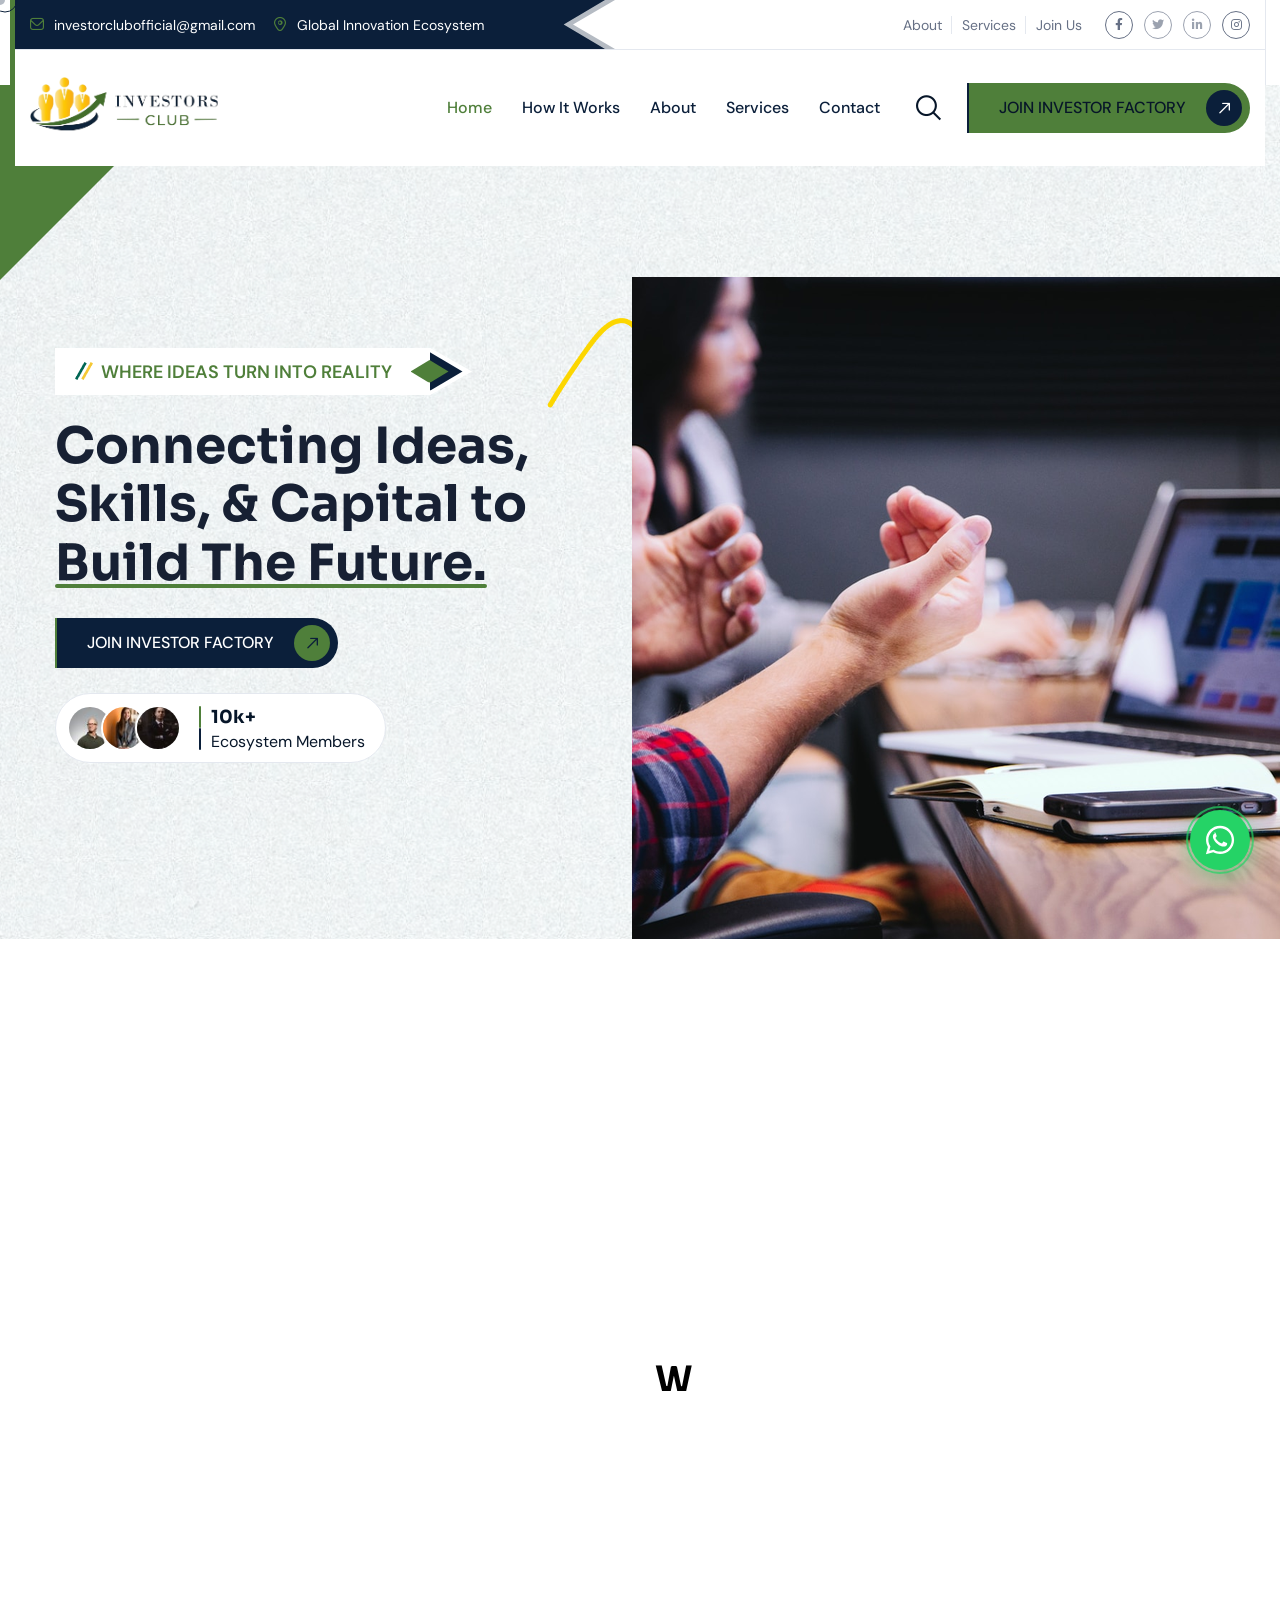
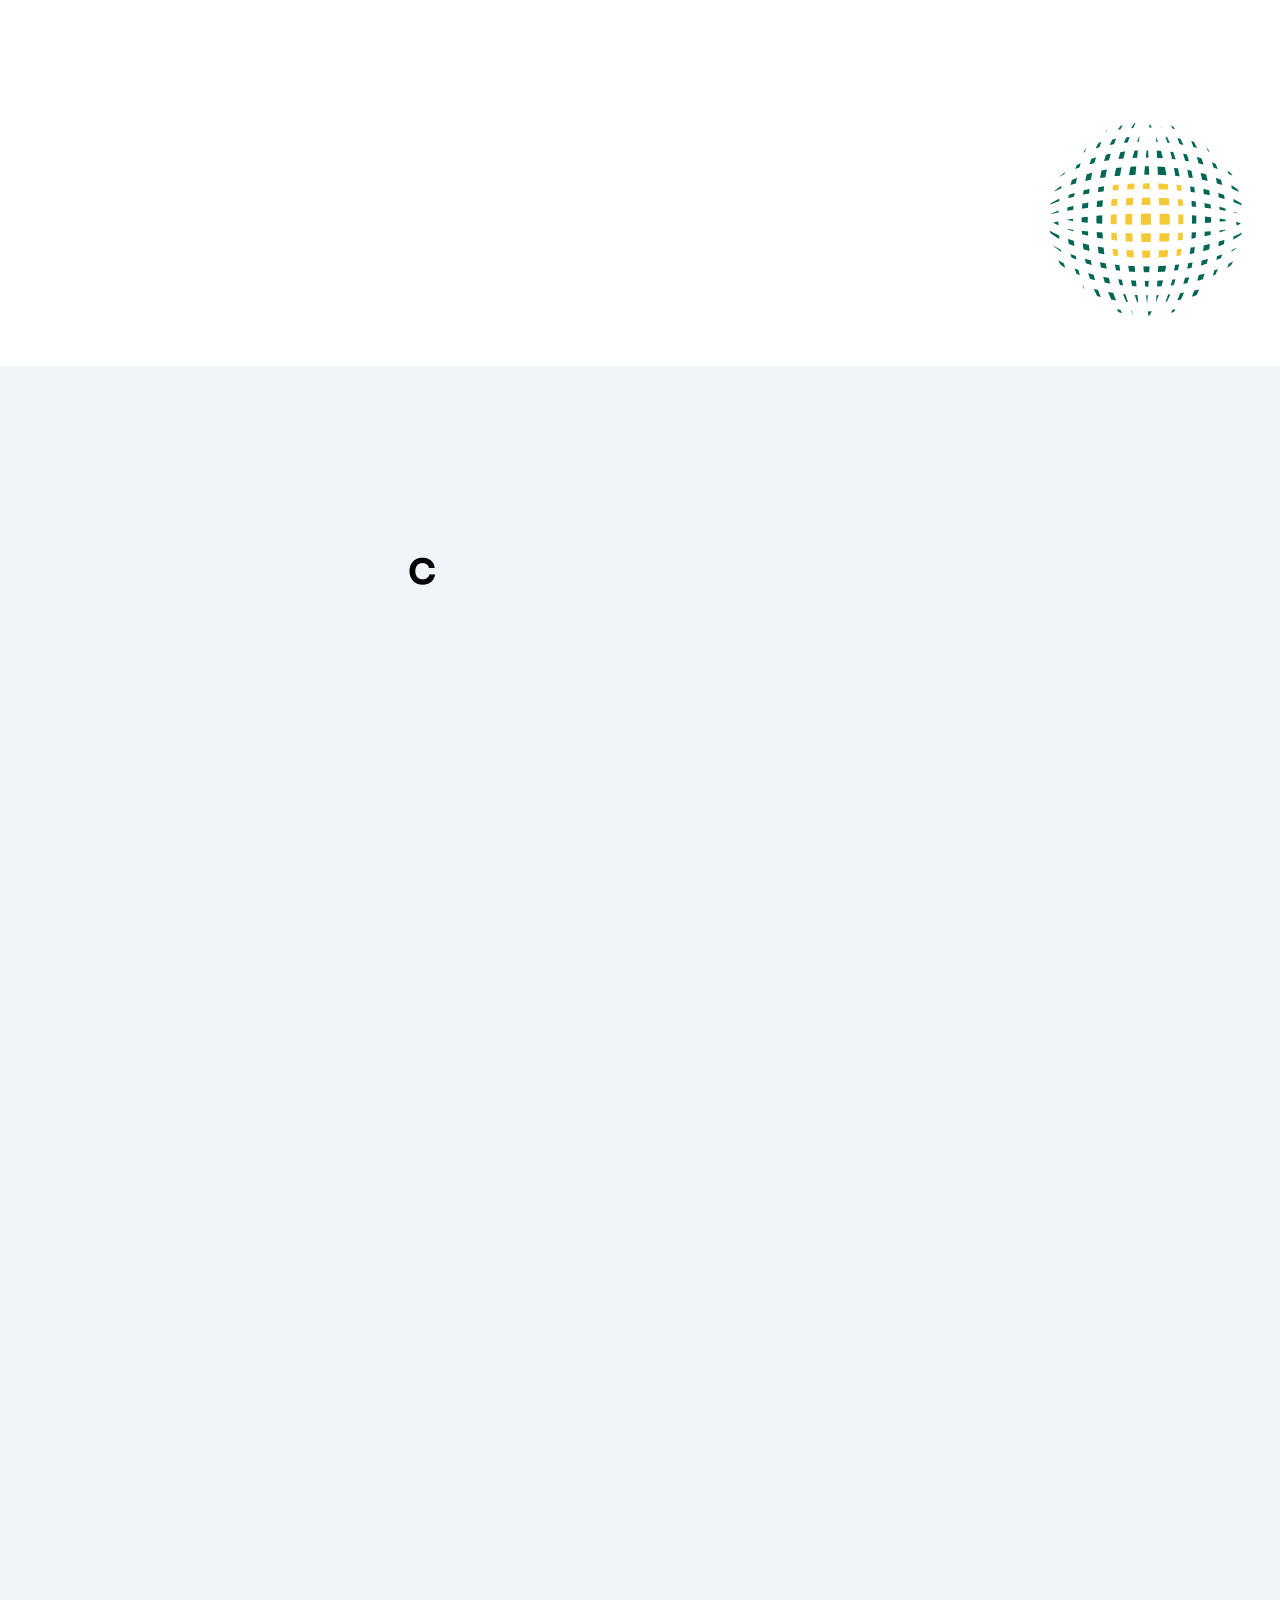
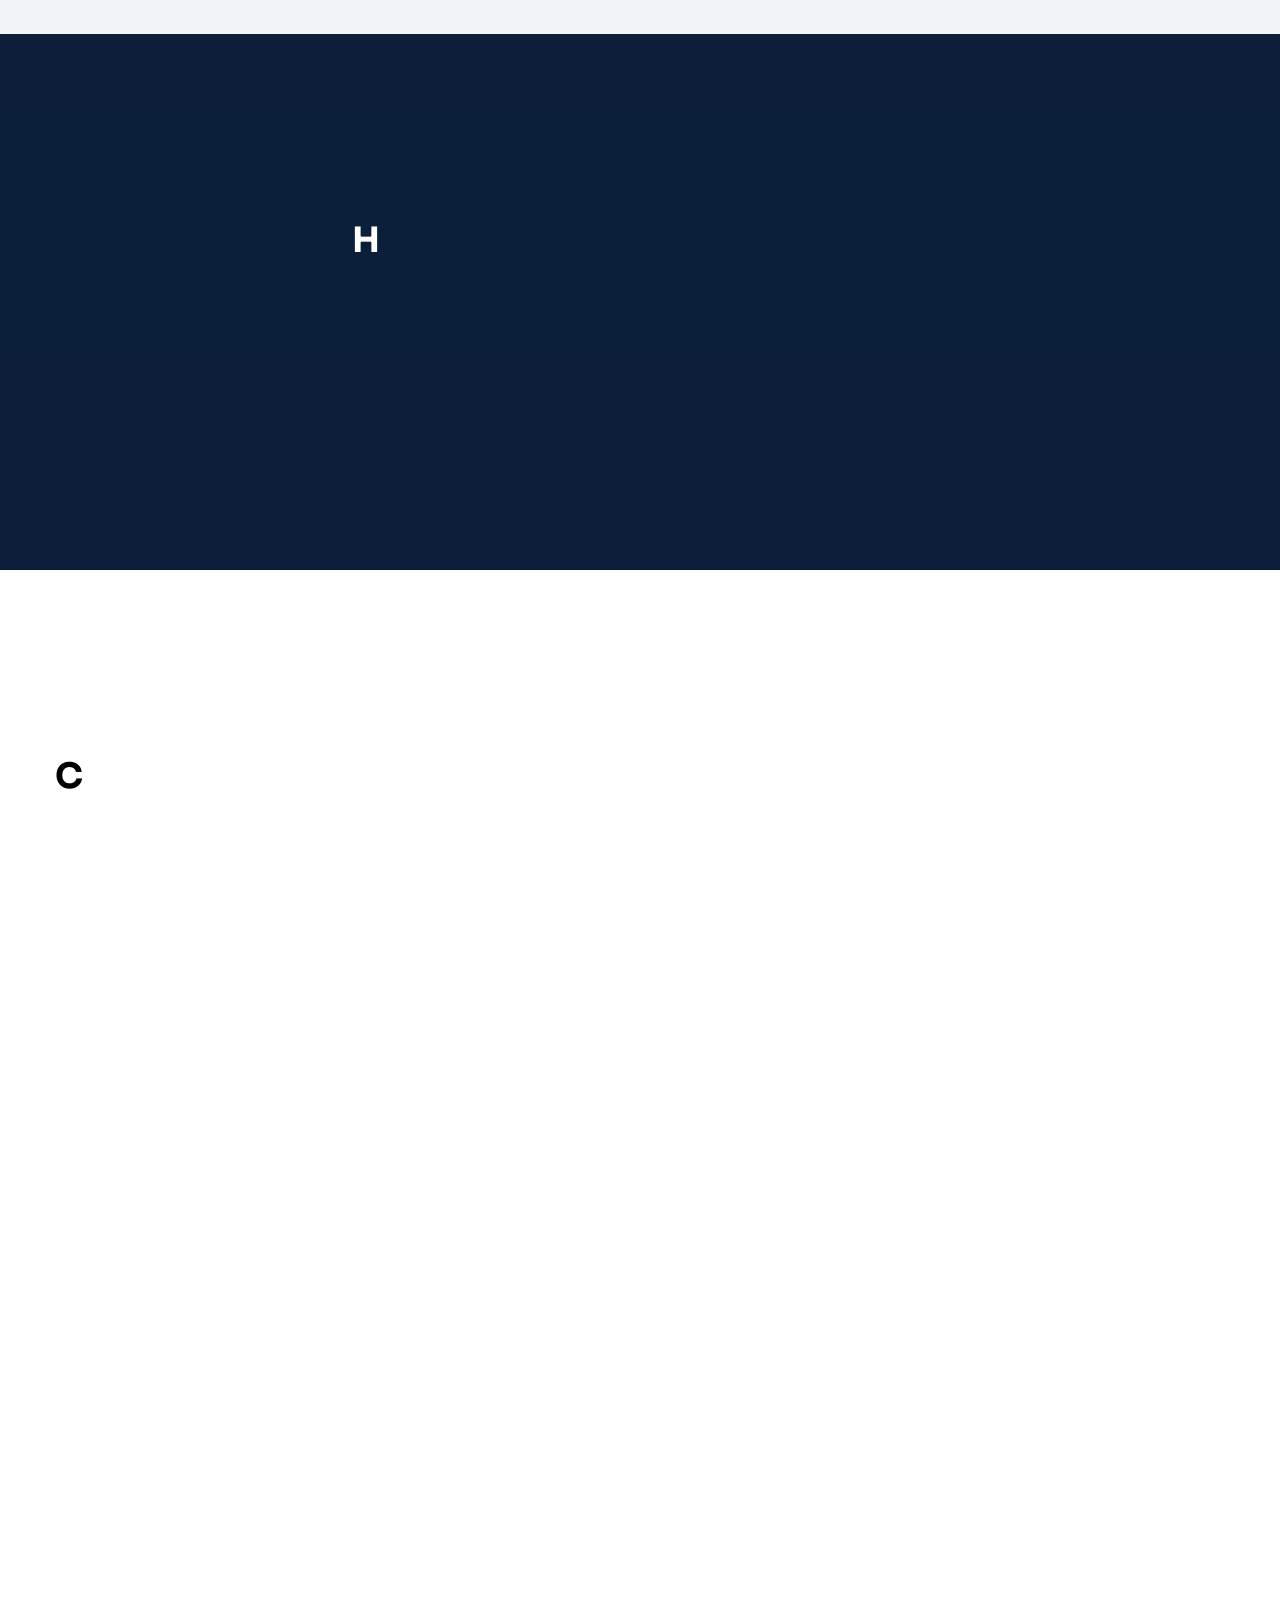
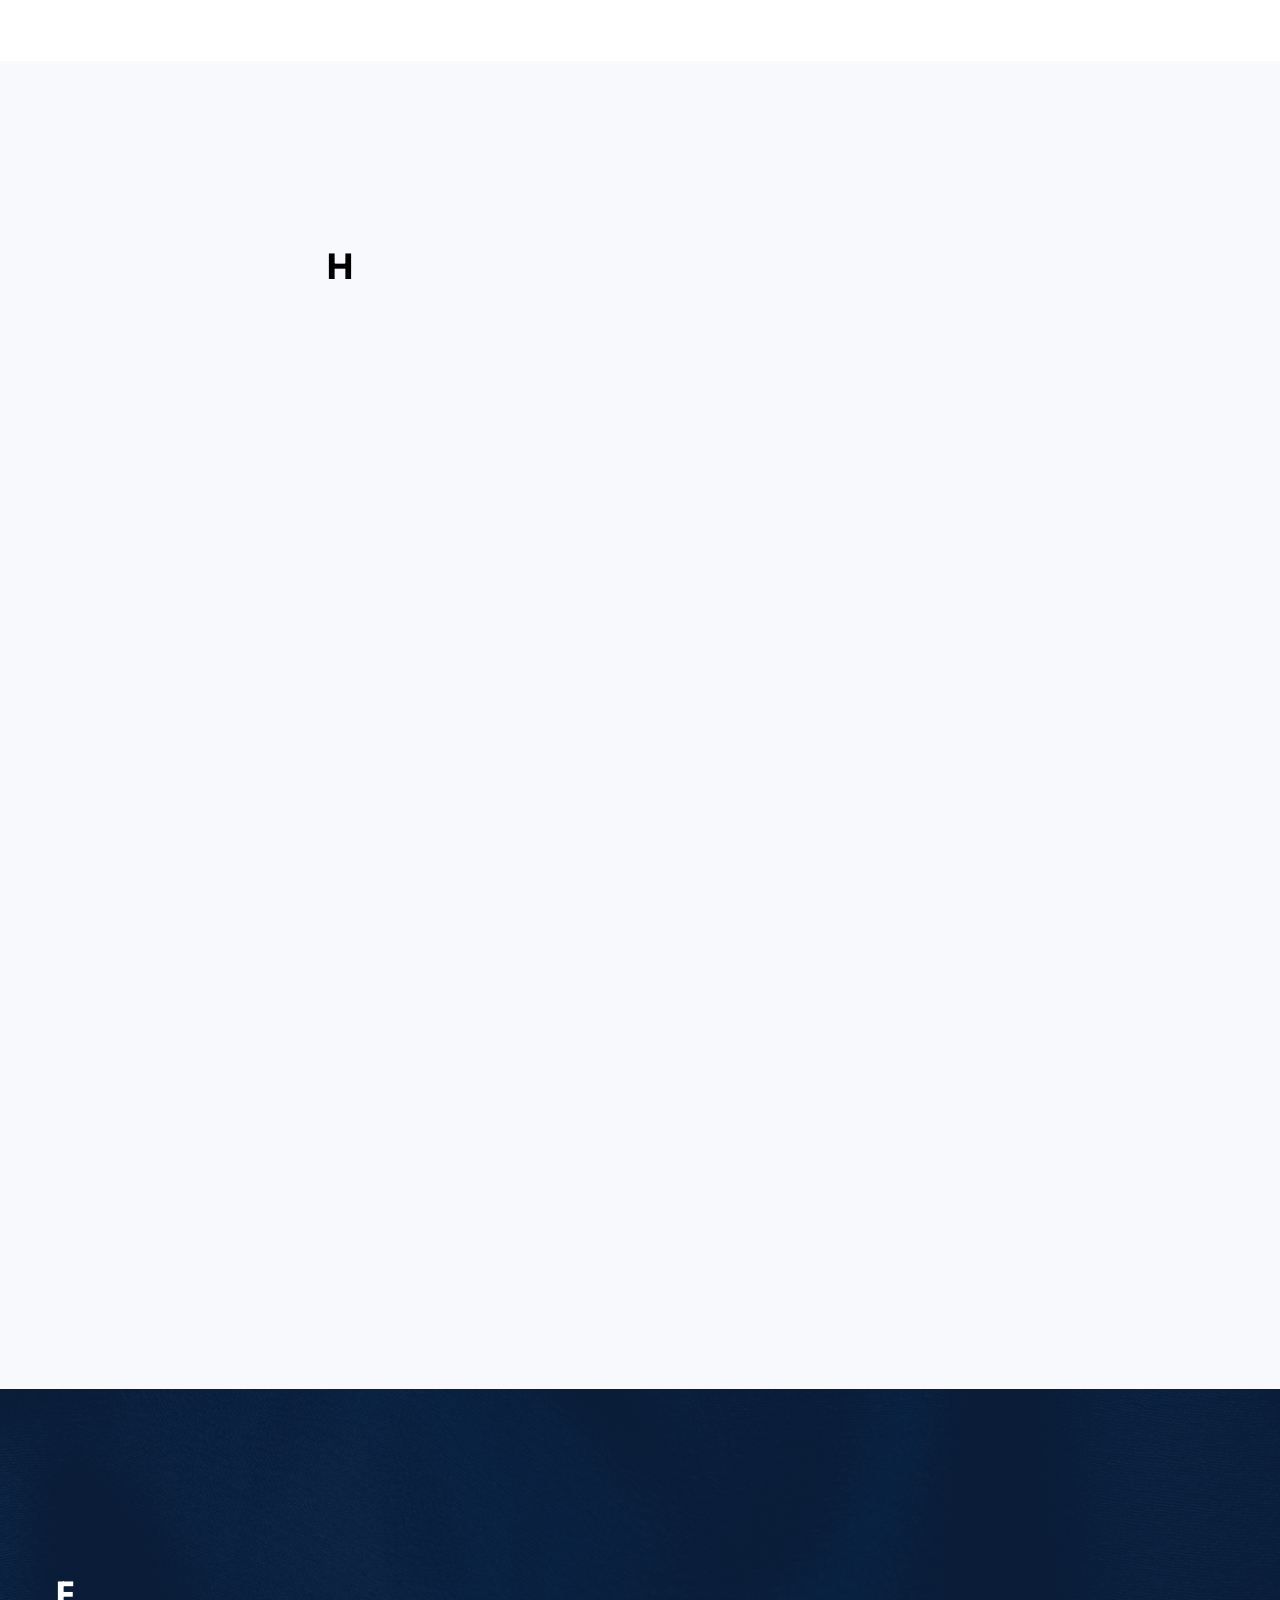
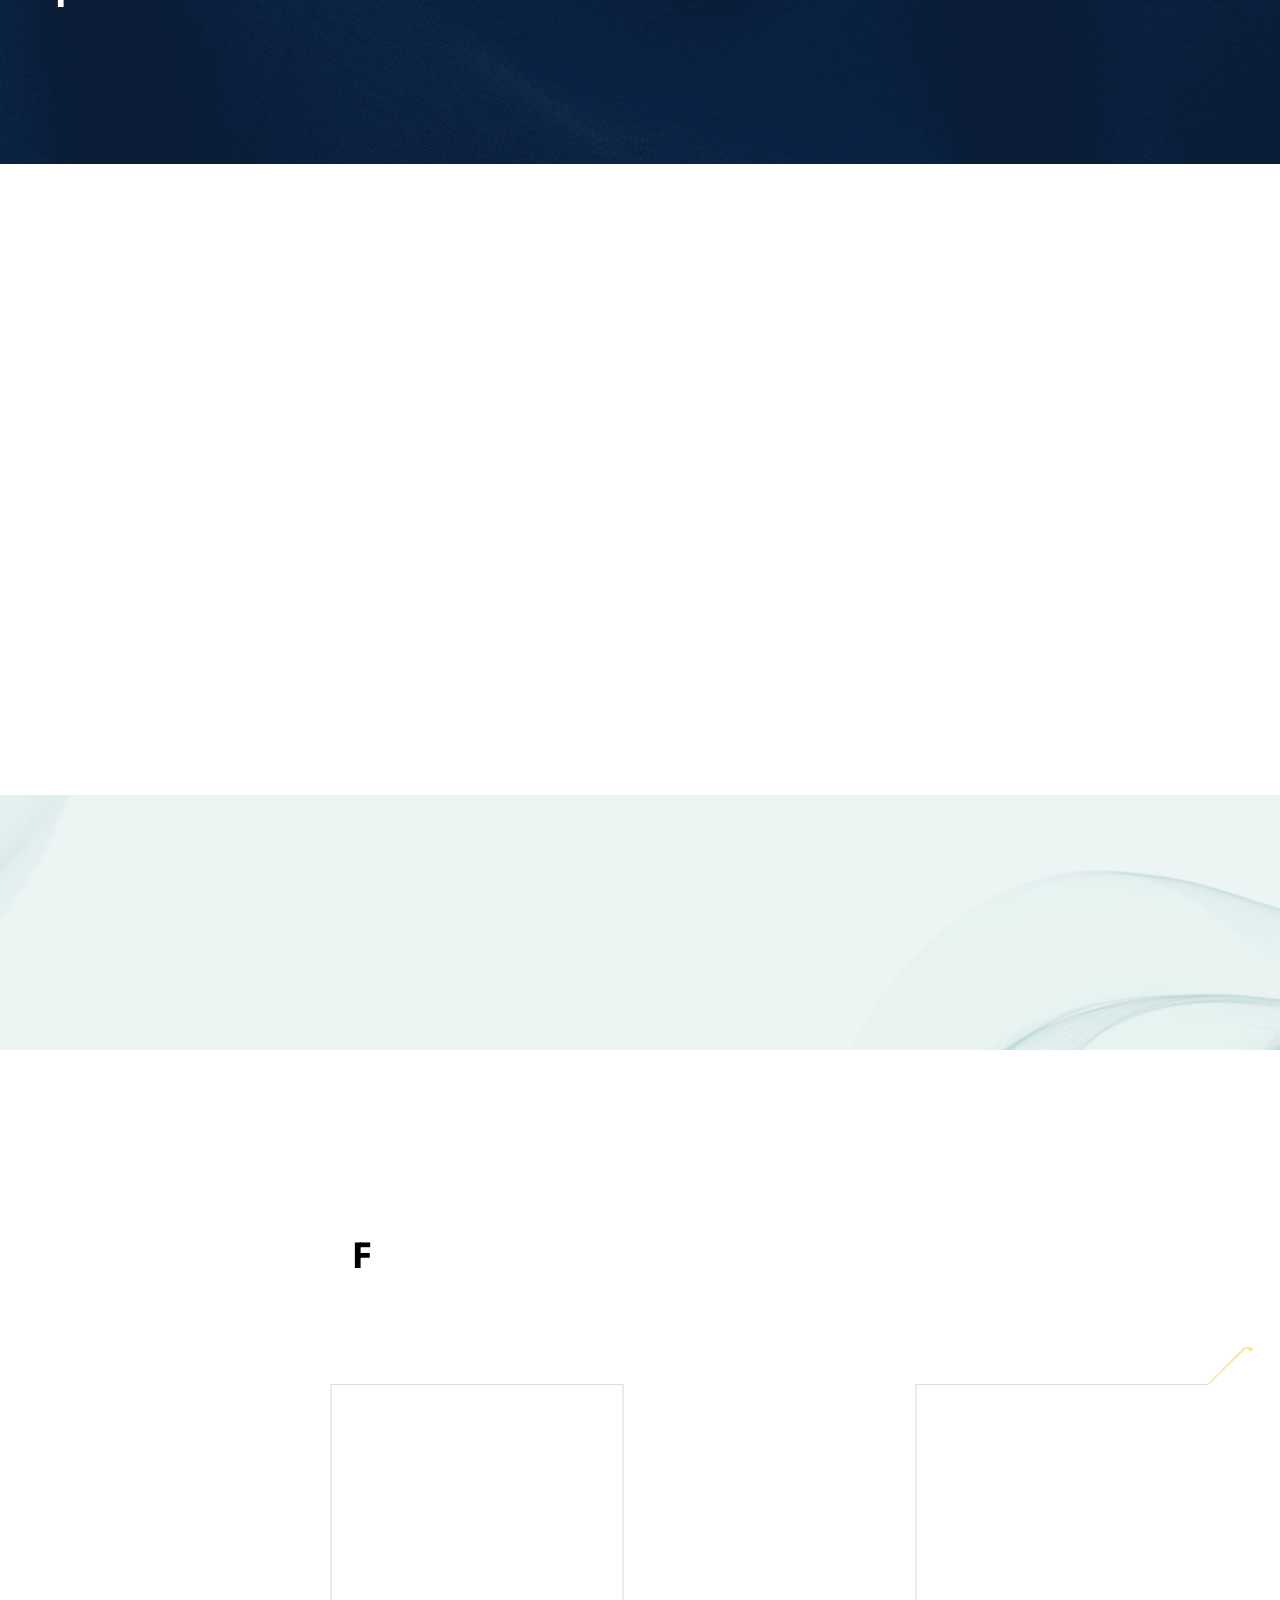
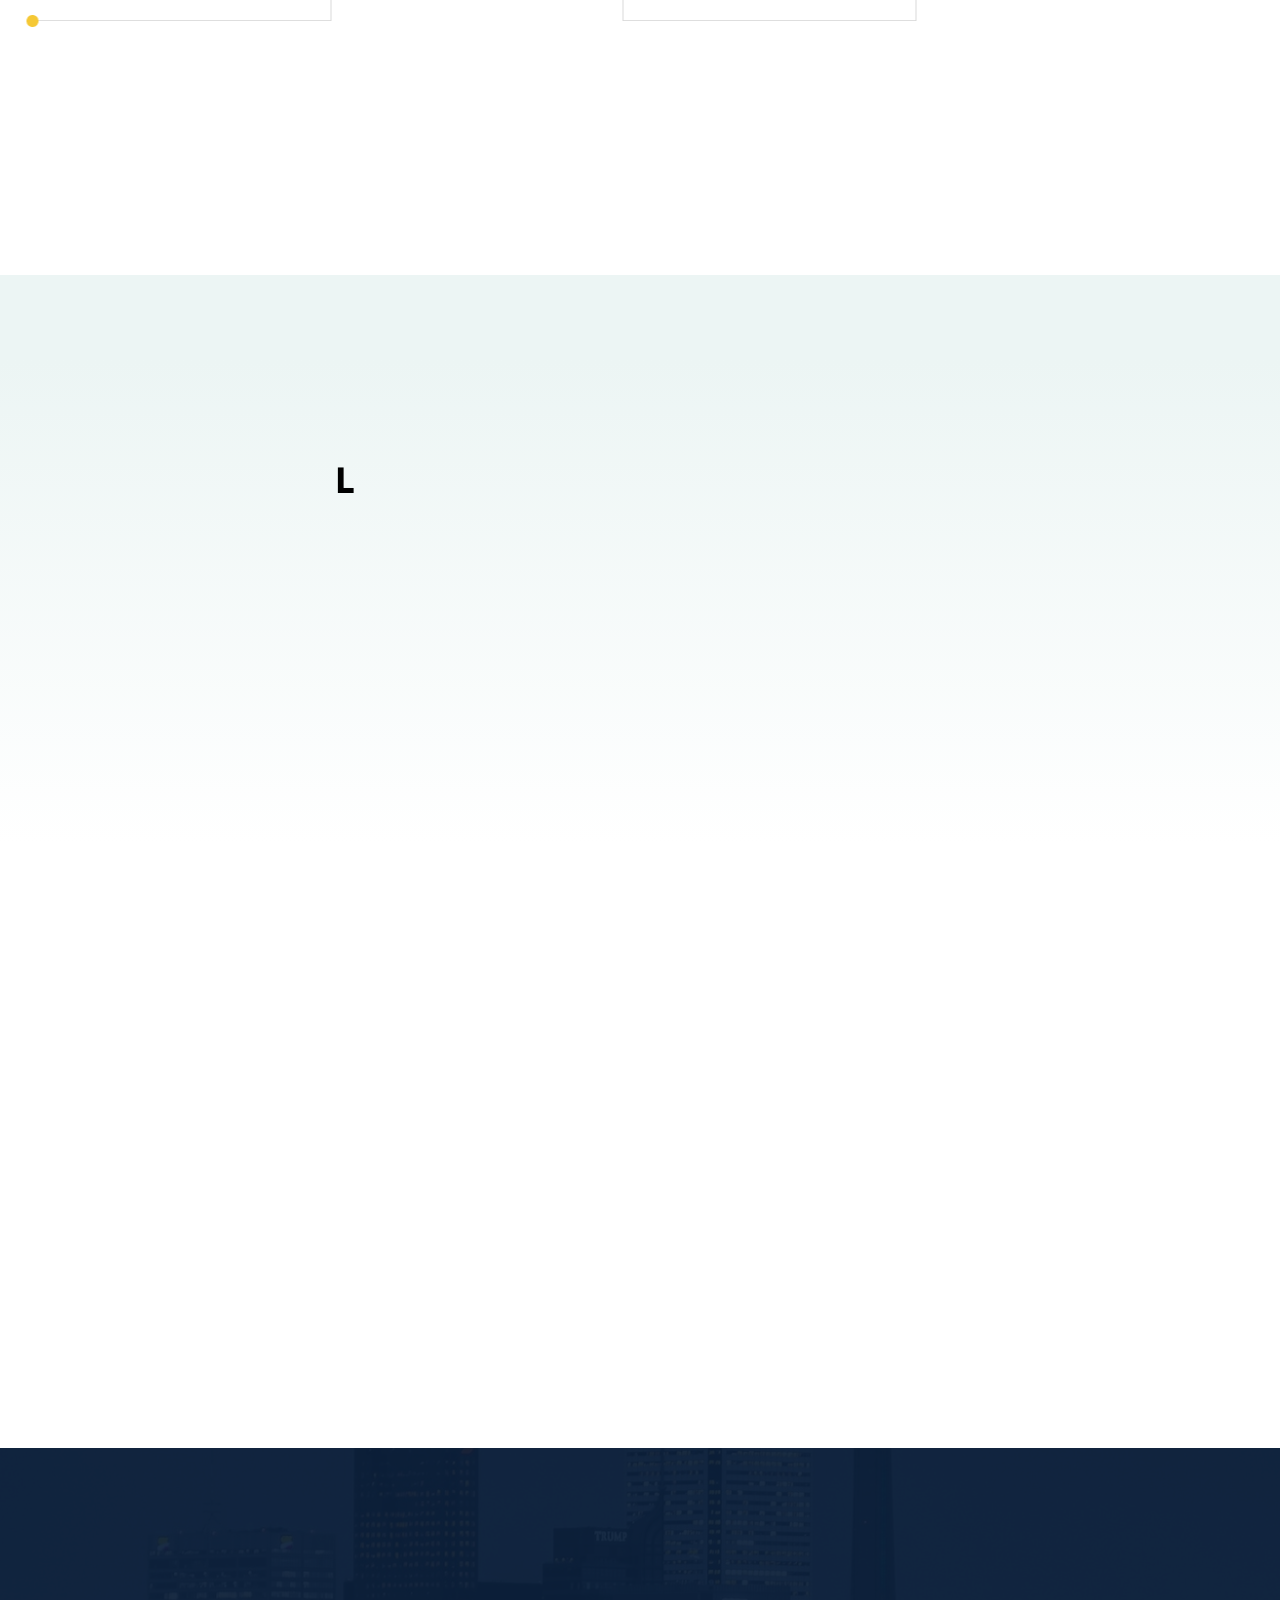
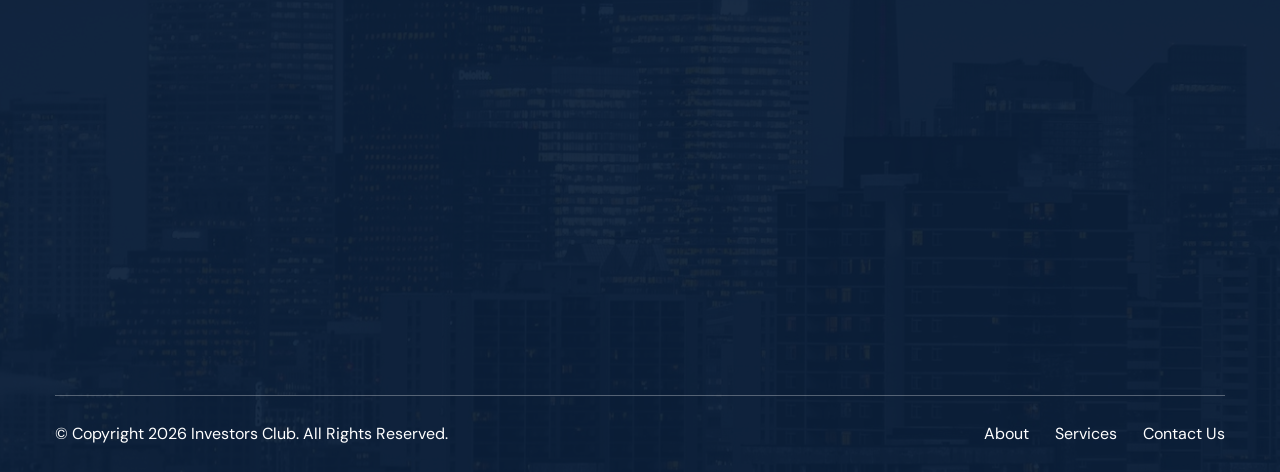
<file: index.html>
<!DOCTYPE html>
<html lang="en">

<head>
    <meta charset="UTF-8" />
    <meta name="viewport" content="width=device-width, initial-scale=1.0" />
    <title>Home One || Investors Factory || Ecosystem for Ideas, Skills & Capital</title>
    <!-- favicons Icons -->
    <link rel="apple-touch-icon" sizes="180x180" href="assets/images/favicons/apple-touch-icon.png" />
    <link rel="icon" type="image/png" sizes="32x32" href="assets/images/favicons/favicon-32x32.png" />
    <link rel="icon" type="image/png" sizes="16x16" href="assets/images/favicons/favicon-16x16.png" />
    <link rel="manifest" href="assets/images/favicons/site.webmanifest" />
    <meta name="description" content="Investors Factory is a collaborative digital ecosystem connecting Ideas, Skills, Capital, and Resources to guide founders from dream to structured execution." />

    <!-- fonts -->
    <link rel="preconnect" href="https://fonts.googleapis.com">
    <link rel="preconnect" href="https://fonts.gstatic.com" crossorigin>
    <link href="https://fonts.googleapis.com/css2?family=DM+Sans:ital,opsz,wght@0,9..40,100..1000;1,9..40,100..1000&display=swap" rel="stylesheet">
    <link href="https://fonts.googleapis.com/css2?family=Sora:wght@100..800&display=swap" rel="stylesheet">

    <link rel="stylesheet" href="assets/vendors/bootstrap/css/bootstrap.min.css" />
    <link rel="stylesheet" href="assets/vendors/bootstrap-select/bootstrap-select.min.css" />
    <link rel="stylesheet" href="assets/vendors/aos/css/aos.css" />
    <link rel="stylesheet" href="assets/vendors/fontawesome/css/all.min.css" />
    <link rel="stylesheet" href="assets/vendors/jquery-ui/jquery-ui.css" />
    <link rel="stylesheet" href="assets/vendors/jarallax/jarallax.css" />
    <link rel="stylesheet" href="assets/vendors/jquery-magnific-popup/jquery.magnific-popup.css" />
    <link rel="stylesheet" href="assets/vendors/findox-icons/style.css" />
    <link rel="stylesheet" href="assets/vendors/slick/slick.css">
    <link rel="stylesheet" href="assets/vendors/owl-carousel/css/owl.carousel.min.css" />
    <link rel="stylesheet" href="assets/vendors/owl-carousel/css/owl.theme.default.min.css" />

    <!-- template styles -->
    <link rel="stylesheet" href="assets/css/findox.css" />
</head>

<body class="custom-cursor">

    <div class="custom-cursor__cursor"></div>
    <div class="custom-cursor__cursor-two"></div>

    <div class="preloader">
        <div class="preloader__image" style="background-image: url(assets/images/loader.png);"></div>
    </div>
    <!-- /.preloader -->
    <div class="page-wrapper">
        <div class="header">
            <div class="topbar">
                <div class="container">
                    <div class="topbar__inner">
                        <ul class="topbar__info list-unstyled">
                            <li>
                                <span class="topbar__info__icon"><i class="icon-email"></i></span>
                                <span><a href="mailto:investorclubofficial@gmail.com">investorclubofficial@gmail.com</a></span>
                            </li>
                            <li>
                                <span class="topbar__info__icon"><i class="icon-location"></i></span>
                                <span><a href="https://www.google.com/maps">Global Innovation Ecosystem</a></span>
                            </li>
                        </ul><!-- /.topbar__info -->
                        <div class="topbar__right">
                            <ul class="topbar__pages list-unstyled">
                                <li><a href="about.html">About</a></li>
                                <li><a href="services.html">Services</a></li>
                                <li><a href="contact.html">Join Us</a></li>
                            </ul><!-- /.topbar__pages -->
                            <div class="social-links">
                                <a href="https://www.facebook.com/investorsclubofficial" target="_blank" rel="noopener noreferrer">
                                    <span class="social-links__icon">
                                        <i class="fab fa-facebook-f" aria-hidden="true"></i>
                                        <span class="sr-only">Facebook</span>
                                    </span>
                                </a>
                                <span class="social-links--static" aria-hidden="true" title="X (Twitter)">
                                    <span class="social-links__icon">
                                        <i class="fab fa-twitter" aria-hidden="true"></i>
                                        <span class="sr-only">X</span>
                                    </span>
                                </span>
                                <span class="social-links--static" aria-hidden="true" title="LinkedIn">
                                    <span class="social-links__icon">
                                        <i class="fab fa-linkedin-in" aria-hidden="true"></i>
                                        <span class="sr-only">Linkedin</span>
                                    </span>
                                </span>
                                <a href="https://www.instagram.com/investors_club_official?utm_source=ig_web_button_share_sheet&stkn=ZDNlZDc0MzIxNw==" target="_blank" rel="noopener noreferrer">
                                    <span class="social-links__icon">
                                        <i class="fab fa-instagram" aria-hidden="true"></i>
                                        <span class="sr-only">Instagram</span>
                                    </span>
                                </a>
                            </div><!-- /.social-links -->
                        </div><!-- /.topbar__right -->
                    </div><!-- /.topbar__inner -->
                </div><!-- /.container -->
            </div><!-- /.topbar -->
            <header class="main-header sticky-header sticky-header--normal">
                <div class="container">
                    <div class="main-header__inner">
                        <div class="main-header__logo logo-retina">
                            <a href="index.html">
                                <img src="assets/images/investors-club-dark.png" alt="Investors Club" height="54">
                            </a>
                        </div><!-- /.main-header__logo -->
                        <div class="main-header__right">
                            <nav class="main-header__nav main-menu">
                                <ul class="main-menu__list">
                                    <li class="current">
                                        <a href="index.html">Home</a>
                                    </li>
                                    <li>
                                        <a href="index.html#ecosystem-journeys">How It Works</a>
                                    </li>
                                    <li>
                                        <a href="about.html">About</a>
                                    </li>
                                    <li>
                                        <a href="services.html">Services</a>
                                    </li>
                                    <li>
                                        <a href="contact.html">Contact</a>
                                    </li>
                                </ul>
                            </nav><!-- /.main-header__nav -->
                            <div class="mobile-nav__btn mobile-nav__toggler">
                                <span></span>
                                <span></span>
                                <span></span>
                            </div><!-- /.mobile-nav__toggler -->
                            <a href="#" class="main-header__search search-toggler">
                                <i class="icon-search" aria-hidden="true"></i>
                                <span class="sr-only">Search</span>
                            <a href="contact.html" class="main-header__btn findox-btn">
                                <span class="findox-btn__text">Join Investor Factory</span>
                                <span class="findox-btn__icon-box"><span class="findox-btn__icon"><i class="icon-arrow-right-up"></i><i class="icon-arrow-right-up"></i></span></span>
                            </a><!-- /.main-header__btn -->
                        </div><!-- /.main-header__right -->
                    </div><!-- /.main-header__inner -->
                </div><!-- /.container -->
            </header><!-- /.main-header -->
        </div><!-- /.header -->

        <section class="hero-one">
            <div class="hero-one__bg" style="background-image: url(assets/images/shapes/hero-bg-1-1.png);"></div>
            <div class="container">
                <div class="row gutter-y-50">
                    <div class="col-xxl-7 col-xl-6 col-lg-10">
                        <div class="hero-one__content">
                            <div class="hero-one__tagline" data-aos="fade-right" data-aos-anchor-placement="top-bottom" data-aos-duration="1500">
                                <img src="assets/images/shapes/sec-title-shape-1-1.png" alt="shape" class="hero-one__tagline__shape">
                                <p class="hero-one__tagline__text">WHERE IDEAS TURN INTO REALITY</p>
                            </div><!-- /.hero-one__tagline -->
                            <h1 class="hero-one__title" data-aos="fade-left" data-aos-anchor-placement="top-bottom" data-aos-duration="1500">
                                Connecting Ideas, Skills, & Capital to <span>Build The Future.</span>
                            </h1>
                            <div class="hero-one__bottom">
                                <div class="hero-one__button" data-aos="fade-up" data-aos-anchor-placement="top-bottom" data-aos-duration="1500" data-aos-delay="200">
                                    <a href="contact.html" class="findox-btn findox-btn--base">
                                        <span class="findox-btn__text">Join Investor Factory</span>
                                        <span class="findox-btn__icon-box"><span class="findox-btn__icon"><i class="icon-arrow-right-up"></i><i class="icon-arrow-right-up"></i></span></span>
                                    </a><!-- /.findox-btn -->
                                </div><!-- /.hero-one__button -->
                                <div class="active-user" data-aos="fade-up" data-aos-anchor-placement="top-bottom" data-aos-duration="1500" data-aos-delay="300">
                                    <div class="active-user__image">
                                        <img src="assets/images/resources/active-user-1.jpg" alt="user">
                                        <img src="assets/images/resources/active-user-2.jpg" alt="user">
                                        <img src="assets/images/resources/active-user-3.jpg" alt="user">
                                    </div><!-- /.active-user__image -->
                                    <div class="active-user__info">
                                        <h3 class="active-user__count count-box"><span class="count-text" data-stop="10" data-speed="1500">0</span><span>k+</span></h3>
                                        <p class="active-user__text">Ecosystem Members</p>
                                    </div><!-- /.active-user__info -->
                                </div><!-- /.active-user -->
                            </div><!-- /.hero-one__bottom -->
                            <img src="assets/images/shapes/hero-title-shape-1-1.png" alt="shape" class="hero-one__content__shape">
                        </div><!-- /.hero-one__content -->
                    </div><!-- /.col-xxl-7 -->
                    <div class="col-xxl-5 col-xl-6">
                        <div class="hero-one__image" data-aos="fade-up" data-aos-anchor-placement="top-bottom" data-aos-duration="1500">
                            <img src="assets/images/hero-slider/hero-1-1.png" alt="hero image">
                        </div><!-- /.hero-one__image -->
                    </div><!-- /.col-xxl-5 -->
                </div><!-- /.row -->
            </div><!-- /.container -->
            <!-- Shape elements commented out
            <img src="assets/images/shapes/hero-shape-1-1.png" alt="shape" class="hero-one__shape-1">
            <img src="assets/images/shapes/hero-shape-1-2.png" alt="shape" class="hero-one__shape-2">
            <img src="assets/images/shapes/hero-shape-1-3.png" alt="shape" class="hero-one__shape-3">
            <img src="assets/images/shapes/hero-shape-1-4.png" alt="shape" class="hero-one__shape-4">
            -->
        </section><!-- /.hero-one -->

        <section class="features-one section-space-b">
            <div class="container">
                <div class="features-one__carousel findox-owl__carousel findox-owl__carousel--basic-nav owl-carousel owl-theme" data-aos="fade-down" data-aos-anchor-placement="top-bottom" data-aos-duration="1300" data-owl-options='{
            "items": 1,
            "margin": 30,
            "loop": false,
            "smartSpeed": 700,
            "nav": false,
            "dots": false,
            "navText": ["<i class=\"icon-arrow-left\"></i>","<i class=\"icon-arrow-right\"></i>"],
            "autoplay": true,
            "responsive": {
                "0": {
                    "items": 1
                },
                "768": {
                    "items": 2
                },
                "992": {
                    "items": 3
                }
            }
        }'>
                    <div class="item" data-aos="fade-down" data-aos-anchor-placement="top-bottom" data-aos-duration="1300" data-aos-delay="100">
                        <div class="features-one__card">
                            <div class="features-one__card__icon-box">
                                <span class="features-one__card__icon"><i class="icon-risk"></i></span>
                            </div><!-- /.features-one__card__icon-box -->
                            <div class="features-one__card__content">
                                <h4 class="features-one__card__title"><a href="services.html">Idea Discovery</a></h4>
                                <p class="features-one__card__text">Submit and discover groundbreaking ideas ready for structured development.</p>
                            </div><!-- /.features-one__card__content -->
                            <div class="features-one__card__border features-one__card__border--1"></div>
                        </div><!-- /.features-one__card -->
                    </div><!-- /.item -->
                    <div class="item" data-aos="fade-down" data-aos-anchor-placement="top-bottom" data-aos-duration="1300" data-aos-delay="200">
                        <div class="features-one__card">
                            <div class="features-one__card__icon-box">
                                <span class="features-one__card__icon"><i class="icon-financial-presentation"></i></span>
                            </div><!-- /.features-one__card__icon-box -->
                            <div class="features-one__card__content">
                                <h4 class="features-one__card__title"><a href="services.html">Skilled Talent</a></h4>
                                <p class="features-one__card__text">Connect high-caliber professionals with innovative ventures and founders.</p>
                            </div><!-- /.features-one__card__content -->
                            <div class="features-one__card__border features-one__card__border--2"></div>
                        </div><!-- /.features-one__card -->
                    </div><!-- /.item -->
                    <div class="item" data-aos="fade-down" data-aos-anchor-placement="top-bottom" data-aos-duration="1300" data-aos-delay="300">
                        <div class="features-one__card">
                            <div class="features-one__card__icon-box">
                                <span class="features-one__card__icon"><i class="icon-approach"></i></span>
                            </div><!-- /.features-one__card__icon-box -->
                            <div class="features-one__card__content">
                                <h4 class="features-one__card__title"><a href="services.html">Capital & Resources</a></h4>
                                <p class="features-one__card__text">Bring strategic investors and essential resources to accelerate project execution.</p>
                            </div><!-- /.features-one__card__content -->
                        </div><!-- /.features-one__card -->
                    </div><!-- /.item -->
                </div><!-- /.features-one__carousel -->
            </div><!-- /.container -->
        </section><!-- /.features-one -->

        <section class="about-one section-space-b">
            <div class="container">
                <div class="row gutter-y-50">
                    <div class="col-lg-6" data-aos="fade-right" data-aos-anchor-placement="top-bottom" data-aos-duration="1300">
                        <div class="about-one__image">
                            <div class="about-one__image__one">
                                <img src="assets/images/about/about-1-1.jpg" alt="about" class="about-one__image__one__img">
                                <img src="assets/images/shapes/about-shape-1-1.png" alt="shape" class="about-one__image__shape-1">
                            </div><!-- /.about-one__image__one -->
                            <div class="about-one__image__two">
                                <img src="assets/images/about/about-1-2.jpg" alt="about" class="about-one__image__two__img">
                                <div class="about-one__experience">
                                    <h3 class="about-one__experience__year">4</h3>
                                    <h4 class="about-one__experience__title">Pillars | 1 Ecosystem</h4>
                                </div><!-- /.about-one__experience -->
                                <img src="assets/images/shapes/about-shape-1-1.png" alt="shape" class="about-one__image__shape-2">
                            </div><!-- /.about-one__image__two -->
                        </div><!-- /.about-one__image -->
                    </div><!-- /.col-lg-6 -->
                    <div class="col-lg-6">
                        <div class="about-one__content">
                            <div class="sec-title ">
                                <div class="sec-title__top" style='--tagline-bg: #ECF5F4' data-aos="fade-up" data-aos-anchor-placement="top-bottom" data-aos-duration="1500">
                                    <img src="assets/images/shapes/sec-title-shape-1-1.png" alt="shape" class="sec-title__shape">
                                    <p class="sec-title__tagline">About Investors Factory</p>
                                </div><!-- /.sec-title__top -->
                                <h2 class="sec-title__title bw-split-in-up" style='--title-color: #000000'>Where Ideas Meet The People & Resources to Build Them.</h2><!-- /.sec-title__title -->
                            </div><!-- /.sec-title -->
                            <p class="about-one__text" data-aos="fade-up" data-aos-anchor-placement="top-bottom" data-aos-duration="1300">Investors Factory is a collaborative ecosystem designed to bridge ideators, skilled professionals, and strategic capital into structured, execution-ready projects.</p><!-- /.about-one__text -->
                            <div class="tabs-box" data-aos="fade-up" data-aos-anchor-placement="top-bottom" data-aos-duration="1300">
                                <ul class="tab-buttons list-unstyled">
                                    <li data-tab="#about01" class="tab-btn">Our Vision</li>
                                    <li data-tab="#about02" class="tab-btn active-btn">Collaboration</li>
                                    <li data-tab="#about03" class="tab-btn">Execution</li>
                                </ul><!-- /.tab-buttons -->
                                <div class="tabs-content">
                                    <div class="tab" id="about01">
                                        <div class="tabs-content__inner">
                                            <ul class="tabs-content__list list-unstyled">
                                                <li>
                                                    <span class="tabs-content__list__icon">
                                                        <svg xmlns="http://www.w3.org/2000/svg" width="20" height="18" viewBox="0 0 20 18" fill="none">
                                                            <path d="M7.61783 15.3793L7.43261 15.0638C6.04331 12.6968 2.34781 7.66857 2.31054 7.61805L2.20215 7.47073L3.59246 6.0973L7.57091 8.87535C10.0644 5.65282 12.3873 3.435 13.9068 2.13527C15.5855 0.699346 16.6484 0.0568193 16.6926 0.0301654L16.7428 0H19.1925L18.7776 0.369473C13.539 5.03542 7.85568 14.9617 7.79886 15.0614L7.61783 15.3793Z" />
                                                            <path d="M0.33825 3.36049C0.52506 3.36049 0.6765 3.20912 0.6765 3.02241C0.6765 2.83569 0.52506 2.68433 0.33825 2.68433C0.15144 2.68433 0 2.83569 0 3.02241C0 3.20912 0.15144 3.36049 0.33825 3.36049Z" />
                                                            <path d="M1.65759 3.36049C1.8444 3.36049 1.99584 3.20912 1.99584 3.02241C1.99584 2.83569 1.8444 2.68433 1.65759 2.68433C1.47078 2.68433 1.31934 2.83569 1.31934 3.02241C1.31934 3.20912 1.47078 3.36049 1.65759 3.36049Z" />
                                                            <path d="M2.97692 3.36049C3.16373 3.36049 3.31517 3.20912 3.31517 3.02241C3.31517 2.83569 3.16373 2.68433 2.97692 2.68433C2.79011 2.68433 2.63867 2.83569 2.63867 3.02241C2.63867 3.20912 2.79011 3.36049 2.97692 3.36049Z" />
                                                            <path d="M4.29626 3.36049C4.48307 3.36049 4.63451 3.20912 4.63451 3.02241C4.63451 2.83569 4.48307 2.68433 4.29626 2.68433C4.10945 2.68433 3.95801 2.83569 3.95801 3.02241C3.95801 3.20912 4.10945 3.36049 4.29626 3.36049Z" />
                                                            <path d="M5.61657 3.36049C5.80338 3.36049 5.95482 3.20912 5.95482 3.02241C5.95482 2.83569 5.80338 2.68433 5.61657 2.68433C5.42976 2.68433 5.27832 2.83569 5.27832 3.02241C5.27832 3.20912 5.42976 3.36049 5.61657 3.36049Z" />
                                                            <path d="M6.93591 3.36049C7.12272 3.36049 7.27416 3.20912 7.27416 3.02241C7.27416 2.83569 7.12272 2.68433 6.93591 2.68433C6.7491 2.68433 6.59766 2.83569 6.59766 3.02241C6.59766 3.20912 6.7491 3.36049 6.93591 3.36049Z" />
                                                            <path d="M8.25524 3.36049C8.44205 3.36049 8.59349 3.20912 8.59349 3.02241C8.59349 2.83569 8.44205 2.68433 8.25524 2.68433C8.06843 2.68433 7.91699 2.83569 7.91699 3.02241C7.91699 3.20912 8.06843 3.36049 8.25524 3.36049Z" />
                                                            <path d="M9.57458 3.36049C9.76139 3.36049 9.91283 3.20912 9.91283 3.02241C9.91283 2.83569 9.76139 2.68433 9.57458 2.68433C9.38777 2.68433 9.23633 2.83569 9.23633 3.02241C9.23633 3.20912 9.38777 3.36049 9.57458 3.36049Z" />
                                                            <path d="M10.8939 3.36049C11.0807 3.36049 11.2322 3.20912 11.2322 3.02241C11.2322 2.83569 11.0807 2.68433 10.8939 2.68433C10.7071 2.68433 10.5557 2.83569 10.5557 3.02241C10.5557 3.20912 10.7071 3.36049 10.8939 3.36049Z" />
                                                            <path d="M0.33825 17.8751C0.52506 17.8751 0.6765 17.7238 0.6765 17.5371C0.6765 17.3503 0.52506 17.199 0.33825 17.199C0.15144 17.199 0 17.3503 0 17.5371C0 17.7238 0.15144 17.8751 0.33825 17.8751Z" />
                                                            <path d="M1.65759 17.8751C1.8444 17.8751 1.99584 17.7238 1.99584 17.5371C1.99584 17.3503 1.8444 17.199 1.65759 17.199C1.47078 17.199 1.31934 17.3503 1.31934 17.5371C1.31934 17.7238 1.47078 17.8751 1.65759 17.8751Z" />
                                                            <path d="M2.97692 17.8751C3.16373 17.8751 3.31517 17.7238 3.31517 17.5371C3.31517 17.3503 3.16373 17.199 2.97692 17.199C2.79011 17.199 2.63867 17.3503 2.63867 17.5371C2.63867 17.7238 2.79011 17.8751 2.97692 17.8751Z" />
                                                            <path d="M4.29626 17.8751C4.48307 17.8751 4.63451 17.7238 4.63451 17.5371C4.63451 17.3503 4.48307 17.199 4.29626 17.199C4.10945 17.199 3.95801 17.3503 3.95801 17.5371C3.95801 17.7238 4.10945 17.8751 4.29626 17.8751Z" />
                                                            <path d="M5.61657 17.8751C5.80338 17.8751 5.95482 17.7238 5.95482 17.5371C5.95482 17.3503 5.80338 17.199 5.61657 17.199C5.42976 17.199 5.27832 17.3503 5.27832 17.5371C5.27832 17.7238 5.42976 17.8751 5.61657 17.8751Z" />
                                                            <path d="M6.93591 17.8751C7.12272 17.8751 7.27416 17.7238 7.27416 17.5371C7.27416 17.3503 7.12272 17.199 6.93591 17.199C6.7491 17.199 6.59766 17.3503 6.59766 17.5371C6.59766 17.7238 6.7491 17.8751 6.93591 17.8751Z" />
                                                            <path d="M8.25524 17.8751C8.44205 17.8751 8.59349 17.7238 8.59349 17.5371C8.59349 17.3503 8.44205 17.199 8.25524 17.199C8.06843 17.199 7.91699 17.3503 7.91699 17.5371C7.91699 17.7238 8.06843 17.8751 8.25524 17.8751Z" />
                                                            <path d="M9.57458 17.8751C9.76139 17.8751 9.91283 17.7238 9.91283 17.5371C9.91283 17.3503 9.76139 17.199 9.57458 17.199C9.38777 17.199 9.23633 17.3503 9.23633 17.5371C9.23633 17.7238 9.38777 17.8751 9.57458 17.8751Z" />
                                                            <path d="M10.8939 17.8751C11.0807 17.8751 11.2322 17.7238 11.2322 17.5371C11.2322 17.3503 11.0807 17.199 10.8939 17.199C10.7071 17.199 10.5557 17.3503 10.5557 17.5371C10.5557 17.7238 10.7071 17.8751 10.8939 17.8751Z" />
                                                            <path d="M12.2132 17.8751C12.4001 17.8751 12.5515 17.7238 12.5515 17.5371C12.5515 17.3503 12.4001 17.199 12.2132 17.199C12.0264 17.199 11.875 17.3503 11.875 17.5371C11.875 17.7238 12.0264 17.8751 12.2132 17.8751Z" />
                                                            <path d="M13.5326 17.8751C13.7194 17.8751 13.8708 17.7238 13.8708 17.5371C13.8708 17.3503 13.7194 17.199 13.5326 17.199C13.3458 17.199 13.1943 17.3503 13.1943 17.5371C13.1943 17.7238 13.3458 17.8751 13.5326 17.8751Z" />
                                                            <path d="M14.8529 17.8751C15.0397 17.8751 15.1911 17.7238 15.1911 17.5371C15.1911 17.3503 15.0397 17.199 14.8529 17.199C14.6661 17.199 14.5146 17.3503 14.5146 17.5371C14.5146 17.7238 14.6661 17.8751 14.8529 17.8751Z" />
                                                            <path d="M0.338081 16.5556C0.524798 16.5556 0.676161 16.4042 0.676161 16.2174C0.676161 16.0306 0.524798 15.8792 0.338081 15.8792C0.151364 15.8792 0 16.0306 0 16.2174C0 16.4042 0.151364 16.5556 0.338081 16.5556Z" />
                                                            <path d="M0.338081 15.2361C0.524798 15.2361 0.676161 15.0846 0.676161 14.8978C0.676161 14.711 0.524798 14.5596 0.338081 14.5596C0.151364 14.5596 0 14.711 0 14.8978C0 15.0846 0.151364 15.2361 0.338081 15.2361Z" />
                                                            <path d="M0.338081 13.9167C0.524798 13.9167 0.676161 13.7653 0.676161 13.5785C0.676161 13.3917 0.524798 13.2402 0.338081 13.2402C0.151364 13.2402 0 13.3917 0 13.5785C0 13.7653 0.151364 13.9167 0.338081 13.9167Z" />
                                                            <path d="M0.338081 12.5972C0.524798 12.5972 0.676161 12.4457 0.676161 12.2589C0.676161 12.0721 0.524798 11.9207 0.338081 11.9207C0.151364 11.9207 0 12.0721 0 12.2589C0 12.4457 0.151364 12.5972 0.338081 12.5972Z" />
                                                            <path d="M0.338081 11.2777C0.524798 11.2777 0.676161 11.1263 0.676161 10.9394C0.676161 10.7526 0.524798 10.6012 0.338081 10.6012C0.151364 10.6012 0 10.7526 0 10.9394C0 11.1263 0.151364 11.2777 0.338081 11.2777Z" />
                                                            <path d="M0.338081 9.95824C0.524798 9.95824 0.676161 9.8068 0.676161 9.61999C0.676161 9.43318 0.524798 9.28174 0.338081 9.28174C0.151364 9.28174 0 9.43318 0 9.61999C0 9.8068 0.151364 9.95824 0.338081 9.95824Z" />
                                                            <path d="M0.338081 8.63878C0.524798 8.63878 0.676161 8.48734 0.676161 8.30053C0.676161 8.11372 0.524798 7.96228 0.338081 7.96228C0.151364 7.96228 0 8.11372 0 8.30053C0 8.48734 0.151364 8.63878 0.338081 8.63878Z" />
                                                            <path d="M0.338081 7.3192C0.524798 7.3192 0.676161 7.16776 0.676161 6.98095C0.676161 6.79414 0.524798 6.6427 0.338081 6.6427C0.151364 6.6427 0 6.79414 0 6.98095C0 7.16776 0.151364 7.3192 0.338081 7.3192Z" />
                                                            <path d="M0.338081 5.99974C0.524798 5.99974 0.676161 5.8483 0.676161 5.66149C0.676161 5.47468 0.524798 5.32324 0.338081 5.32324C0.151364 5.32324 0 5.47468 0 5.66149C0 5.8483 0.151364 5.99974 0.338081 5.99974Z" />
                                                            <path d="M0.338081 4.68028C0.524798 4.68028 0.676161 4.52884 0.676161 4.34203C0.676161 4.15522 0.524798 4.00378 0.338081 4.00378C0.151364 4.00378 0 4.15522 0 4.34203C0 4.52884 0.151364 4.68028 0.338081 4.68028Z" />
                                                            <path d="M14.8527 16.5556C15.0394 16.5556 15.1908 16.4042 15.1908 16.2174C15.1908 16.0306 15.0394 15.8792 14.8527 15.8792C14.666 15.8792 14.5146 16.0306 14.5146 16.2174C14.5146 16.4042 14.666 16.5556 14.8527 16.5556Z" />
                                                            <path d="M14.8527 15.2361C15.0394 15.2361 15.1908 15.0846 15.1908 14.8978C15.1908 14.711 15.0394 14.5596 14.8527 14.5596C14.666 14.5596 14.5146 14.711 14.5146 14.8978C14.5146 15.0846 14.666 15.2361 14.8527 15.2361Z" />
                                                            <path d="M14.8527 13.9167C15.0394 13.9167 15.1908 13.7653 15.1908 13.5785C15.1908 13.3917 15.0394 13.2402 14.8527 13.2402C14.666 13.2402 14.5146 13.3917 14.5146 13.5785C14.5146 13.7653 14.666 13.9167 14.8527 13.9167Z" />
                                                            <path d="M14.8527 12.5972C15.0394 12.5972 15.1908 12.4457 15.1908 12.2589C15.1908 12.0721 15.0394 11.9207 14.8527 11.9207C14.666 11.9207 14.5146 12.0721 14.5146 12.2589C14.5146 12.4457 14.666 12.5972 14.8527 12.5972Z" />
                                                            <path d="M14.8527 11.2777C15.0394 11.2777 15.1908 11.1263 15.1908 10.9394C15.1908 10.7526 15.0394 10.6012 14.8527 10.6012C14.666 10.6012 14.5146 10.7526 14.5146 10.9394C14.5146 11.1263 14.666 11.2777 14.8527 11.2777Z" />
                                                            <path d="M14.8527 9.95824C15.0394 9.95824 15.1908 9.8068 15.1908 9.61999C15.1908 9.43318 15.0394 9.28174 14.8527 9.28174C14.666 9.28174 14.5146 9.43318 14.5146 9.61999C14.5146 9.8068 14.666 9.95824 14.8527 9.95824Z" />
                                                            <path d="M14.8527 8.63878C15.0394 8.63878 15.1908 8.48734 15.1908 8.30053C15.1908 8.11372 15.0394 7.96228 14.8527 7.96228C14.666 7.96228 14.5146 8.11372 14.5146 8.30053C14.5146 8.48734 14.666 8.63878 14.8527 8.63878Z" />
                                                            <path d="M14.8527 7.3192C15.0394 7.3192 15.1908 7.16776 15.1908 6.98095C15.1908 6.79414 15.0394 6.6427 14.8527 6.6427C14.666 6.6427 14.5146 6.79414 14.5146 6.98095C14.5146 7.16776 14.666 7.3192 14.8527 7.3192Z" />
                                                        </svg>
                                                    </span>
                                                    <a href="about.html">Verified Ideas & Meaningful Initiatives.</a>
                                                </li>
                                                <li>
                                                    <span class="tabs-content__list__icon">
                                                        <svg xmlns="http://www.w3.org/2000/svg" width="20" height="18" viewBox="0 0 20 18" fill="none">
                                                            <path d="M7.61783 15.3793L7.43261 15.0638C6.04331 12.6968 2.34781 7.66857 2.31054 7.61805L2.20215 7.47073L3.59246 6.0973L7.57091 8.87535C10.0644 5.65282 12.3873 3.435 13.9068 2.13527C15.5855 0.699346 16.6484 0.0568193 16.6926 0.0301654L16.7428 0H19.1925L18.7776 0.369473C13.539 5.03542 7.85568 14.9617 7.79886 15.0614L7.61783 15.3793Z" />
                                                            <path d="M0.33825 3.36049C0.52506 3.36049 0.6765 3.20912 0.6765 3.02241C0.6765 2.83569 0.52506 2.68433 0.33825 2.68433C0.15144 2.68433 0 2.83569 0 3.02241C0 3.20912 0.15144 3.36049 0.33825 3.36049Z" />
                                                            <path d="M1.65759 3.36049C1.8444 3.36049 1.99584 3.20912 1.99584 3.02241C1.99584 2.83569 1.8444 2.68433 1.65759 2.68433C1.47078 2.68433 1.31934 2.83569 1.31934 3.02241C1.31934 3.20912 1.47078 3.36049 1.65759 3.36049Z" />
                                                            <path d="M2.97692 3.36049C3.16373 3.36049 3.31517 3.20912 3.31517 3.02241C3.31517 2.83569 3.16373 2.68433 2.97692 2.68433C2.79011 2.68433 2.63867 2.83569 2.63867 3.02241C2.63867 3.20912 2.79011 3.36049 2.97692 3.36049Z" />
                                                            <path d="M4.29626 3.36049C4.48307 3.36049 4.63451 3.20912 4.63451 3.02241C4.63451 2.83569 4.48307 2.68433 4.29626 2.68433C4.10945 2.68433 3.95801 2.83569 3.95801 3.02241C3.95801 3.20912 4.10945 3.36049 4.29626 3.36049Z" />
                                                            <path d="M5.61657 3.36049C5.80338 3.36049 5.95482 3.20912 5.95482 3.02241C5.95482 2.83569 5.80338 2.68433 5.61657 2.68433C5.42976 2.68433 5.27832 2.83569 5.27832 3.02241C5.27832 3.20912 5.42976 3.36049 5.61657 3.36049Z" />
                                                            <path d="M6.93591 3.36049C7.12272 3.36049 7.27416 3.20912 7.27416 3.02241C7.27416 2.83569 7.12272 2.68433 6.93591 2.68433C6.7491 2.68433 6.59766 2.83569 6.59766 3.02241C6.59766 3.20912 6.7491 3.36049 6.93591 3.36049Z" />
                                                            <path d="M8.25524 3.36049C8.44205 3.36049 8.59349 3.20912 8.59349 3.02241C8.59349 2.83569 8.44205 2.68433 8.25524 2.68433C8.06843 2.68433 7.91699 2.83569 7.91699 3.02241C7.91699 3.20912 8.06843 3.36049 8.25524 3.36049Z" />
                                                            <path d="M9.57458 3.36049C9.76139 3.36049 9.91283 3.20912 9.91283 3.02241C9.91283 2.83569 9.76139 2.68433 9.57458 2.68433C9.38777 2.68433 9.23633 2.83569 9.23633 3.02241C9.23633 3.20912 9.38777 3.36049 9.57458 3.36049Z" />
                                                            <path d="M10.8939 3.36049C11.0807 3.36049 11.2322 3.20912 11.2322 3.02241C11.2322 2.83569 11.0807 2.68433 10.8939 2.68433C10.7071 2.68433 10.5557 2.83569 10.5557 3.02241C10.5557 3.20912 10.7071 3.36049 10.8939 3.36049Z" />
                                                            <path d="M0.33825 17.8751C0.52506 17.8751 0.6765 17.7238 0.6765 17.5371C0.6765 17.3503 0.52506 17.199 0.33825 17.199C0.15144 17.199 0 17.3503 0 17.5371C0 17.7238 0.15144 17.8751 0.33825 17.8751Z" />
                                                            <path d="M1.65759 17.8751C1.8444 17.8751 1.99584 17.7238 1.99584 17.5371C1.99584 17.3503 1.8444 17.199 1.65759 17.199C1.47078 17.199 1.31934 17.3503 1.31934 17.5371C1.31934 17.7238 1.47078 17.8751 1.65759 17.8751Z" />
                                                            <path d="M2.97692 17.8751C3.16373 17.8751 3.31517 17.7238 3.31517 17.5371C3.31517 17.3503 3.16373 17.199 2.97692 17.199C2.79011 17.199 2.63867 17.3503 2.63867 17.5371C2.63867 17.7238 2.79011 17.8751 2.97692 17.8751Z" />
                                                            <path d="M4.29626 17.8751C4.48307 17.8751 4.63451 17.7238 4.63451 17.5371C4.63451 17.3503 4.48307 17.199 4.29626 17.199C4.10945 17.199 3.95801 17.3503 3.95801 17.5371C3.95801 17.7238 4.10945 17.8751 4.29626 17.8751Z" />
                                                            <path d="M5.61657 17.8751C5.80338 17.8751 5.95482 17.7238 5.95482 17.5371C5.95482 17.3503 5.80338 17.199 5.61657 17.199C5.42976 17.199 5.27832 17.3503 5.27832 17.5371C5.27832 17.7238 5.42976 17.8751 5.61657 17.8751Z" />
                                                            <path d="M6.93591 17.8751C7.12272 17.8751 7.27416 17.7238 7.27416 17.5371C7.27416 17.3503 7.12272 17.199 6.93591 17.199C6.7491 17.199 6.59766 17.3503 6.59766 17.5371C6.59766 17.7238 6.7491 17.8751 6.93591 17.8751Z" />
                                                            <path d="M8.25524 17.8751C8.44205 17.8751 8.59349 17.7238 8.59349 17.5371C8.59349 17.3503 8.44205 17.199 8.25524 17.199C8.06843 17.199 7.91699 17.3503 7.91699 17.5371C7.91699 17.7238 8.06843 17.8751 8.25524 17.8751Z" />
                                                            <path d="M9.57458 17.8751C9.76139 17.8751 9.91283 17.7238 9.91283 17.5371C9.91283 17.3503 9.76139 17.199 9.57458 17.199C9.38777 17.199 9.23633 17.3503 9.23633 17.5371C9.23633 17.7238 9.38777 17.8751 9.57458 17.8751Z" />
                                                            <path d="M10.8939 17.8751C11.0807 17.8751 11.2322 17.7238 11.2322 17.5371C11.2322 17.3503 11.0807 17.199 10.8939 17.199C10.7071 17.199 10.5557 17.3503 10.5557 17.5371C10.5557 17.7238 10.7071 17.8751 10.8939 17.8751Z" />
                                                            <path d="M12.2132 17.8751C12.4001 17.8751 12.5515 17.7238 12.5515 17.5371C12.5515 17.3503 12.4001 17.199 12.2132 17.199C12.0264 17.199 11.875 17.3503 11.875 17.5371C11.875 17.7238 12.0264 17.8751 12.2132 17.8751Z" />
                                                            <path d="M13.5326 17.8751C13.7194 17.8751 13.8708 17.7238 13.8708 17.5371C13.8708 17.3503 13.7194 17.199 13.5326 17.199C13.3458 17.199 13.1943 17.3503 13.1943 17.5371C13.1943 17.7238 13.3458 17.8751 13.5326 17.8751Z" />
                                                            <path d="M14.8529 17.8751C15.0397 17.8751 15.1911 17.7238 15.1911 17.5371C15.1911 17.3503 15.0397 17.199 14.8529 17.199C14.6661 17.199 14.5146 17.3503 14.5146 17.5371C14.5146 17.7238 14.6661 17.8751 14.8529 17.8751Z" />
                                                            <path d="M0.338081 16.5556C0.524798 16.5556 0.676161 16.4042 0.676161 16.2174C0.676161 16.0306 0.524798 15.8792 0.338081 15.8792C0.151364 15.8792 0 16.0306 0 16.2174C0 16.4042 0.151364 16.5556 0.338081 16.5556Z" />
                                                            <path d="M0.338081 15.2361C0.524798 15.2361 0.676161 15.0846 0.676161 14.8978C0.676161 14.711 0.524798 14.5596 0.338081 14.5596C0.151364 14.5596 0 14.711 0 14.8978C0 15.0846 0.151364 15.2361 0.338081 15.2361Z" />
                                                            <path d="M0.338081 13.9167C0.524798 13.9167 0.676161 13.7653 0.676161 13.5785C0.676161 13.3917 0.524798 13.2402 0.338081 13.2402C0.151364 13.2402 0 13.3917 0 13.5785C0 13.7653 0.151364 13.9167 0.338081 13.9167Z" />
                                                            <path d="M0.338081 12.5972C0.524798 12.5972 0.676161 12.4457 0.676161 12.2589C0.676161 12.0721 0.524798 11.9207 0.338081 11.9207C0.151364 11.9207 0 12.0721 0 12.2589C0 12.4457 0.151364 12.5972 0.338081 12.5972Z" />
                                                            <path d="M0.338081 11.2777C0.524798 11.2777 0.676161 11.1263 0.676161 10.9394C0.676161 10.7526 0.524798 10.6012 0.338081 10.6012C0.151364 10.6012 0 10.7526 0 10.9394C0 11.1263 0.151364 11.2777 0.338081 11.2777Z" />
                                                            <path d="M0.338081 9.95824C0.524798 9.95824 0.676161 9.8068 0.676161 9.61999C0.676161 9.43318 0.524798 9.28174 0.338081 9.28174C0.151364 9.28174 0 9.43318 0 9.61999C0 9.8068 0.151364 9.95824 0.338081 9.95824Z" />
                                                            <path d="M0.338081 8.63878C0.524798 8.63878 0.676161 8.48734 0.676161 8.30053C0.676161 8.11372 0.524798 7.96228 0.338081 7.96228C0.151364 7.96228 0 8.11372 0 8.30053C0 8.48734 0.151364 8.63878 0.338081 8.63878Z" />
                                                            <path d="M0.338081 7.3192C0.524798 7.3192 0.676161 7.16776 0.676161 6.98095C0.676161 6.79414 0.524798 6.6427 0.338081 6.6427C0.151364 6.6427 0 6.79414 0 6.98095C0 7.16776 0.151364 7.3192 0.338081 7.3192Z" />
                                                            <path d="M0.338081 5.99974C0.524798 5.99974 0.676161 5.8483 0.676161 5.66149C0.676161 5.47468 0.524798 5.32324 0.338081 5.32324C0.151364 5.32324 0 5.47468 0 5.66149C0 5.8483 0.151364 5.99974 0.338081 5.99974Z" />
                                                            <path d="M0.338081 4.68028C0.524798 4.68028 0.676161 4.52884 0.676161 4.34203C0.676161 4.15522 0.524798 4.00378 0.338081 4.00378C0.151364 4.00378 0 4.15522 0 4.34203C0 4.52884 0.151364 4.68028 0.338081 4.68028Z" />
                                                            <path d="M14.8527 16.5556C15.0394 16.5556 15.1908 16.4042 15.1908 16.2174C15.1908 16.0306 15.0394 15.8792 14.8527 15.8792C14.666 15.8792 14.5146 16.0306 14.5146 16.2174C14.5146 16.4042 14.666 16.5556 14.8527 16.5556Z" />
                                                            <path d="M14.8527 15.2361C15.0394 15.2361 15.1908 15.0846 15.1908 14.8978C15.1908 14.711 15.0394 14.5596 14.8527 14.5596C14.666 14.5596 14.5146 14.711 14.5146 14.8978C14.5146 15.0846 14.666 15.2361 14.8527 15.2361Z" />
                                                            <path d="M14.8527 13.9167C15.0394 13.9167 15.1908 13.7653 15.1908 13.5785C15.1908 13.3917 15.0394 13.2402 14.8527 13.2402C14.666 13.2402 14.5146 13.3917 14.5146 13.5785C14.5146 13.7653 14.666 13.9167 14.8527 13.9167Z" />
                                                            <path d="M14.8527 12.5972C15.0394 12.5972 15.1908 12.4457 15.1908 12.2589C15.1908 12.0721 15.0394 11.9207 14.8527 11.9207C14.666 11.9207 14.5146 12.0721 14.5146 12.2589C14.5146 12.4457 14.666 12.5972 14.8527 12.5972Z" />
                                                            <path d="M14.8527 11.2777C15.0394 11.2777 15.1908 11.1263 15.1908 10.9394C15.1908 10.7526 15.0394 10.6012 14.8527 10.6012C14.666 10.6012 14.5146 10.7526 14.5146 10.9394C14.5146 11.1263 14.666 11.2777 14.8527 11.2777Z" />
                                                            <path d="M14.8527 9.95824C15.0394 9.95824 15.1908 9.8068 15.1908 9.61999C15.1908 9.43318 15.0394 9.28174 14.8527 9.28174C14.666 9.28174 14.5146 9.43318 14.5146 9.61999C14.5146 9.8068 14.666 9.95824 14.8527 9.95824Z" />
                                                            <path d="M14.8527 8.63878C15.0394 8.63878 15.1908 8.48734 15.1908 8.30053C15.1908 8.11372 15.0394 7.96228 14.8527 7.96228C14.666 7.96228 14.5146 8.11372 14.5146 8.30053C14.5146 8.48734 14.666 8.63878 14.8527 8.63878Z" />
                                                            <path d="M14.8527 7.3192C15.0394 7.3192 15.1908 7.16776 15.1908 6.98095C15.1908 6.79414 15.0394 6.6427 14.8527 6.6427C14.666 6.6427 14.5146 6.79414 14.5146 6.98095C14.5146 7.16776 14.666 7.3192 14.8527 7.3192Z" />
                                                        </svg>
                                                    </span>
                                                    <a href="about.html">Cross-Functional Talent Matchmaking.</a>
                                                </li>
                                                <li>
                                                    <span class="tabs-content__list__icon">
                                                        <svg xmlns="http://www.w3.org/2000/svg" width="20" height="18" viewBox="0 0 20 18" fill="none">
                                                            <path d="M7.61783 15.3793L7.43261 15.0638C6.04331 12.6968 2.34781 7.66857 2.31054 7.61805L2.20215 7.47073L3.59246 6.0973L7.57091 8.87535C10.0644 5.65282 12.3873 3.435 13.9068 2.13527C15.5855 0.699346 16.6484 0.0568193 16.6926 0.0301654L16.7428 0H19.1925L18.7776 0.369473C13.539 5.03542 7.85568 14.9617 7.79886 15.0614L7.61783 15.3793Z" />
                                                            <path d="M0.33825 3.36049C0.52506 3.36049 0.6765 3.20912 0.6765 3.02241C0.6765 2.83569 0.52506 2.68433 0.33825 2.68433C0.15144 2.68433 0 2.83569 0 3.02241C0 3.20912 0.15144 3.36049 0.33825 3.36049Z" />
                                                            <path d="M1.65759 3.36049C1.8444 3.36049 1.99584 3.20912 1.99584 3.02241C1.99584 2.83569 1.8444 2.68433 1.65759 2.68433C1.47078 2.68433 1.31934 2.83569 1.31934 3.02241C1.31934 3.20912 1.47078 3.36049 1.65759 3.36049Z" />
                                                            <path d="M2.97692 3.36049C3.16373 3.36049 3.31517 3.20912 3.31517 3.02241C3.31517 2.83569 3.16373 2.68433 2.97692 2.68433C2.79011 2.68433 2.63867 2.83569 2.63867 3.02241C2.63867 3.20912 2.79011 3.36049 2.97692 3.36049Z" />
                                                            <path d="M4.29626 3.36049C4.48307 3.36049 4.63451 3.20912 4.63451 3.02241C4.63451 2.83569 4.48307 2.68433 4.29626 2.68433C4.10945 2.68433 3.95801 2.83569 3.95801 3.02241C3.95801 3.20912 4.10945 3.36049 4.29626 3.36049Z" />
                                                            <path d="M5.61657 3.36049C5.80338 3.36049 5.95482 3.20912 5.95482 3.02241C5.95482 2.83569 5.80338 2.68433 5.61657 2.68433C5.42976 2.68433 5.27832 2.83569 5.27832 3.02241C5.27832 3.20912 5.42976 3.36049 5.61657 3.36049Z" />
                                                            <path d="M6.93591 3.36049C7.12272 3.36049 7.27416 3.20912 7.27416 3.02241C7.27416 2.83569 7.12272 2.68433 6.93591 2.68433C6.7491 2.68433 6.59766 2.83569 6.59766 3.02241C6.59766 3.20912 6.7491 3.36049 6.93591 3.36049Z" />
                                                            <path d="M8.25524 3.36049C8.44205 3.36049 8.59349 3.20912 8.59349 3.02241C8.59349 2.83569 8.44205 2.68433 8.25524 2.68433C8.06843 2.68433 7.91699 2.83569 7.91699 3.02241C7.91699 3.20912 8.06843 3.36049 8.25524 3.36049Z" />
                                                            <path d="M9.57458 3.36049C9.76139 3.36049 9.91283 3.20912 9.91283 3.02241C9.91283 2.83569 9.76139 2.68433 9.57458 2.68433C9.38777 2.68433 9.23633 2.83569 9.23633 3.02241C9.23633 3.20912 9.38777 3.36049 9.57458 3.36049Z" />
                                                            <path d="M10.8939 3.36049C11.0807 3.36049 11.2322 3.20912 11.2322 3.02241C11.2322 2.83569 11.0807 2.68433 10.8939 2.68433C10.7071 2.68433 10.5557 2.83569 10.5557 3.02241C10.5557 3.20912 10.7071 3.36049 10.8939 3.36049Z" />
                                                            <path d="M0.33825 17.8751C0.52506 17.8751 0.6765 17.7238 0.6765 17.5371C0.6765 17.3503 0.52506 17.199 0.33825 17.199C0.15144 17.199 0 17.3503 0 17.5371C0 17.7238 0.15144 17.8751 0.33825 17.8751Z" />
                                                            <path d="M1.65759 17.8751C1.8444 17.8751 1.99584 17.7238 1.99584 17.5371C1.99584 17.3503 1.8444 17.199 1.65759 17.199C1.47078 17.199 1.31934 17.3503 1.31934 17.5371C1.31934 17.7238 1.47078 17.8751 1.65759 17.8751Z" />
                                                            <path d="M2.97692 17.8751C3.16373 17.8751 3.31517 17.7238 3.31517 17.5371C3.31517 17.3503 3.16373 17.199 2.97692 17.199C2.79011 17.199 2.63867 17.3503 2.63867 17.5371C2.63867 17.7238 2.79011 17.8751 2.97692 17.8751Z" />
                                                            <path d="M4.29626 17.8751C4.48307 17.8751 4.63451 17.7238 4.63451 17.5371C4.63451 17.3503 4.48307 17.199 4.29626 17.199C4.10945 17.199 3.95801 17.3503 3.95801 17.5371C3.95801 17.7238 4.10945 17.8751 4.29626 17.8751Z" />
                                                            <path d="M5.61657 17.8751C5.80338 17.8751 5.95482 17.7238 5.95482 17.5371C5.95482 17.3503 5.80338 17.199 5.61657 17.199C5.42976 17.199 5.27832 17.3503 5.27832 17.5371C5.27832 17.7238 5.42976 17.8751 5.61657 17.8751Z" />
                                                            <path d="M6.93591 17.8751C7.12272 17.8751 7.27416 17.7238 7.27416 17.5371C7.27416 17.3503 7.12272 17.199 6.93591 17.199C6.7491 17.199 6.59766 17.3503 6.59766 17.5371C6.59766 17.7238 6.7491 17.8751 6.93591 17.8751Z" />
                                                            <path d="M8.25524 17.8751C8.44205 17.8751 8.59349 17.7238 8.59349 17.5371C8.59349 17.3503 8.44205 17.199 8.25524 17.199C8.06843 17.199 7.91699 17.3503 7.91699 17.5371C7.91699 17.7238 8.06843 17.8751 8.25524 17.8751Z" />
                                                            <path d="M9.57458 17.8751C9.76139 17.8751 9.91283 17.7238 9.91283 17.5371C9.91283 17.3503 9.76139 17.199 9.57458 17.199C9.38777 17.199 9.23633 17.3503 9.23633 17.5371C9.23633 17.7238 9.38777 17.8751 9.57458 17.8751Z" />
                                                            <path d="M10.8939 17.8751C11.0807 17.8751 11.2322 17.7238 11.2322 17.5371C11.2322 17.3503 11.0807 17.199 10.8939 17.199C10.7071 17.199 10.5557 17.3503 10.5557 17.5371C10.5557 17.7238 10.7071 17.8751 10.8939 17.8751Z" />
                                                            <path d="M12.2132 17.8751C12.4001 17.8751 12.5515 17.7238 12.5515 17.5371C12.5515 17.3503 12.4001 17.199 12.2132 17.199C12.0264 17.199 11.875 17.3503 11.875 17.5371C11.875 17.7238 12.0264 17.8751 12.2132 17.8751Z" />
                                                            <path d="M13.5326 17.8751C13.7194 17.8751 13.8708 17.7238 13.8708 17.5371C13.8708 17.3503 13.7194 17.199 13.5326 17.199C13.3458 17.199 13.1943 17.3503 13.1943 17.5371C13.1943 17.7238 13.3458 17.8751 13.5326 17.8751Z" />
                                                            <path d="M14.8529 17.8751C15.0397 17.8751 15.1911 17.7238 15.1911 17.5371C15.1911 17.3503 15.0397 17.199 14.8529 17.199C14.6661 17.199 14.5146 17.3503 14.5146 17.5371C14.5146 17.7238 14.6661 17.8751 14.8529 17.8751Z" />
                                                            <path d="M0.338081 16.5556C0.524798 16.5556 0.676161 16.4042 0.676161 16.2174C0.676161 16.0306 0.524798 15.8792 0.338081 15.8792C0.151364 15.8792 0 16.0306 0 16.2174C0 16.4042 0.151364 16.5556 0.338081 16.5556Z" />
                                                            <path d="M0.338081 15.2361C0.524798 15.2361 0.676161 15.0846 0.676161 14.8978C0.676161 14.711 0.524798 14.5596 0.338081 14.5596C0.151364 14.5596 0 14.711 0 14.8978C0 15.0846 0.151364 15.2361 0.338081 15.2361Z" />
                                                            <path d="M0.338081 13.9167C0.524798 13.9167 0.676161 13.7653 0.676161 13.5785C0.676161 13.3917 0.524798 13.2402 0.338081 13.2402C0.151364 13.2402 0 13.3917 0 13.5785C0 13.7653 0.151364 13.9167 0.338081 13.9167Z" />
                                                            <path d="M0.338081 12.5972C0.524798 12.5972 0.676161 12.4457 0.676161 12.2589C0.676161 12.0721 0.524798 11.9207 0.338081 11.9207C0.151364 11.9207 0 12.0721 0 12.2589C0 12.4457 0.151364 12.5972 0.338081 12.5972Z" />
                                                            <path d="M0.338081 11.2777C0.524798 11.2777 0.676161 11.1263 0.676161 10.9394C0.676161 10.7526 0.524798 10.6012 0.338081 10.6012C0.151364 10.6012 0 10.7526 0 10.9394C0 11.1263 0.151364 11.2777 0.338081 11.2777Z" />
                                                            <path d="M0.338081 9.95824C0.524798 9.95824 0.676161 9.8068 0.676161 9.61999C0.676161 9.43318 0.524798 9.28174 0.338081 9.28174C0.151364 9.28174 0 9.43318 0 9.61999C0 9.8068 0.151364 9.95824 0.338081 9.95824Z" />
                                                            <path d="M0.338081 8.63878C0.524798 8.63878 0.676161 8.48734 0.676161 8.30053C0.676161 8.11372 0.524798 7.96228 0.338081 7.96228C0.151364 7.96228 0 8.11372 0 8.30053C0 8.48734 0.151364 8.63878 0.338081 8.63878Z" />
                                                            <path d="M0.338081 7.3192C0.524798 7.3192 0.676161 7.16776 0.676161 6.98095C0.676161 6.79414 0.524798 6.6427 0.338081 6.6427C0.151364 6.6427 0 6.79414 0 6.98095C0 7.16776 0.151364 7.3192 0.338081 7.3192Z" />
                                                            <path d="M0.338081 5.99974C0.524798 5.99974 0.676161 5.8483 0.676161 5.66149C0.676161 5.47468 0.524798 5.32324 0.338081 5.32324C0.151364 5.32324 0 5.47468 0 5.66149C0 5.8483 0.151364 5.99974 0.338081 5.99974Z" />
                                                            <path d="M0.338081 4.68028C0.524798 4.68028 0.676161 4.52884 0.676161 4.34203C0.676161 4.15522 0.524798 4.00378 0.338081 4.00378C0.151364 4.00378 0 4.15522 0 4.34203C0 4.52884 0.151364 4.68028 0.338081 4.68028Z" />
                                                            <path d="M14.8527 16.5556C15.0394 16.5556 15.1908 16.4042 15.1908 16.2174C15.1908 16.0306 15.0394 15.8792 14.8527 15.8792C14.666 15.8792 14.5146 16.0306 14.5146 16.2174C14.5146 16.4042 14.666 16.5556 14.8527 16.5556Z" />
                                                            <path d="M14.8527 15.2361C15.0394 15.2361 15.1908 15.0846 15.1908 14.8978C15.1908 14.711 15.0394 14.5596 14.8527 14.5596C14.666 14.5596 14.5146 14.711 14.5146 14.8978C14.5146 15.0846 14.666 15.2361 14.8527 15.2361Z" />
                                                            <path d="M14.8527 13.9167C15.0394 13.9167 15.1908 13.7653 15.1908 13.5785C15.1908 13.3917 15.0394 13.2402 14.8527 13.2402C14.666 13.2402 14.5146 13.3917 14.5146 13.5785C14.5146 13.7653 14.666 13.9167 14.8527 13.9167Z" />
                                                            <path d="M14.8527 12.5972C15.0394 12.5972 15.1908 12.4457 15.1908 12.2589C15.1908 12.0721 15.0394 11.9207 14.8527 11.9207C14.666 11.9207 14.5146 12.0721 14.5146 12.2589C14.5146 12.4457 14.666 12.5972 14.8527 12.5972Z" />
                                                            <path d="M14.8527 11.2777C15.0394 11.2777 15.1908 11.1263 15.1908 10.9394C15.1908 10.7526 15.0394 10.6012 14.8527 10.6012C14.666 10.6012 14.5146 10.7526 14.5146 10.9394C14.5146 11.1263 14.666 11.2777 14.8527 11.2777Z" />
                                                            <path d="M14.8527 9.95824C15.0394 9.95824 15.1908 9.8068 15.1908 9.61999C15.1908 9.43318 15.0394 9.28174 14.8527 9.28174C14.666 9.28174 14.5146 9.43318 14.5146 9.61999C14.5146 9.8068 14.666 9.95824 14.8527 9.95824Z" />
                                                            <path d="M14.8527 8.63878C15.0394 8.63878 15.1908 8.48734 15.1908 8.30053C15.1908 8.11372 15.0394 7.96228 14.8527 7.96228C14.666 7.96228 14.5146 8.11372 14.5146 8.30053C14.5146 8.48734 14.666 8.63878 14.8527 8.63878Z" />
                                                            <path d="M14.8527 7.3192C15.0394 7.3192 15.1908 7.16776 15.1908 6.98095C15.1908 6.79414 15.0394 6.6427 14.8527 6.6427C14.666 6.6427 14.5146 6.79414 14.5146 6.98095C14.5146 7.16776 14.666 7.3192 14.8527 7.3192Z" />
                                                        </svg>
                                                    </span>
                                                    <a href="about.html">Strategic Capital & Real Growth Resources.</a>
                                                </li>
                                            </ul><!-- /.tabs-content__list -->
                                            <div class="tabs-content__image">
                                                <img src="assets/images/about/about-1-3.jpg" alt="about">
                                            </div><!-- /.tabs-content__image -->
                                        </div><!-- /.tabs-content__inner -->
                                    </div><!-- /.about01-tab -->
                                    <div class="tab active-tab" id="about02">
                                        <div class="tabs-content__inner">
                                            <ul class="tabs-content__list list-unstyled">
                                                <li>
                                                    <span class="tabs-content__list__icon">
                                                        <svg xmlns="http://www.w3.org/2000/svg" width="20" height="18" viewBox="0 0 20 18" fill="none">
                                                            <path d="M7.61783 15.3793L7.43261 15.0638C6.04331 12.6968 2.34781 7.66857 2.31054 7.61805L2.20215 7.47073L3.59246 6.0973L7.57091 8.87535C10.0644 5.65282 12.3873 3.435 13.9068 2.13527C15.5855 0.699346 16.6484 0.0568193 16.6926 0.0301654L16.7428 0H19.1925L18.7776 0.369473C13.539 5.03542 7.85568 14.9617 7.79886 15.0614L7.61783 15.3793Z" />
                                                            <path d="M0.33825 3.36049C0.52506 3.36049 0.6765 3.20912 0.6765 3.02241C0.6765 2.83569 0.52506 2.68433 0.33825 2.68433C0.15144 2.68433 0 2.83569 0 3.02241C0 3.20912 0.15144 3.36049 0.33825 3.36049Z" />
                                                            <path d="M1.65759 3.36049C1.8444 3.36049 1.99584 3.20912 1.99584 3.02241C1.99584 2.83569 1.8444 2.68433 1.65759 2.68433C1.47078 2.68433 1.31934 2.83569 1.31934 3.02241C1.31934 3.20912 1.47078 3.36049 1.65759 3.36049Z" />
                                                            <path d="M2.97692 3.36049C3.16373 3.36049 3.31517 3.20912 3.31517 3.02241C3.31517 2.83569 3.16373 2.68433 2.97692 2.68433C2.79011 2.68433 2.63867 2.83569 2.63867 3.02241C2.63867 3.20912 2.79011 3.36049 2.97692 3.36049Z" />
                                                            <path d="M4.29626 3.36049C4.48307 3.36049 4.63451 3.20912 4.63451 3.02241C4.63451 2.83569 4.48307 2.68433 4.29626 2.68433C4.10945 2.68433 3.95801 2.83569 3.95801 3.02241C3.95801 3.20912 4.10945 3.36049 4.29626 3.36049Z" />
                                                            <path d="M5.61657 3.36049C5.80338 3.36049 5.95482 3.20912 5.95482 3.02241C5.95482 2.83569 5.80338 2.68433 5.61657 2.68433C5.42976 2.68433 5.27832 2.83569 5.27832 3.02241C5.27832 3.20912 5.42976 3.36049 5.61657 3.36049Z" />
                                                            <path d="M6.93591 3.36049C7.12272 3.36049 7.27416 3.20912 7.27416 3.02241C7.27416 2.83569 7.12272 2.68433 6.93591 2.68433C6.7491 2.68433 6.59766 2.83569 6.59766 3.02241C6.59766 3.20912 6.7491 3.36049 6.93591 3.36049Z" />
                                                            <path d="M8.25524 3.36049C8.44205 3.36049 8.59349 3.20912 8.59349 3.02241C8.59349 2.83569 8.44205 2.68433 8.25524 2.68433C8.06843 2.68433 7.91699 2.83569 7.91699 3.02241C7.91699 3.20912 8.06843 3.36049 8.25524 3.36049Z" />
                                                            <path d="M9.57458 3.36049C9.76139 3.36049 9.91283 3.20912 9.91283 3.02241C9.91283 2.83569 9.76139 2.68433 9.57458 2.68433C9.38777 2.68433 9.23633 2.83569 9.23633 3.02241C9.23633 3.20912 9.38777 3.36049 9.57458 3.36049Z" />
                                                            <path d="M10.8939 3.36049C11.0807 3.36049 11.2322 3.20912 11.2322 3.02241C11.2322 2.83569 11.0807 2.68433 10.8939 2.68433C10.7071 2.68433 10.5557 2.83569 10.5557 3.02241C10.5557 3.20912 10.7071 3.36049 10.8939 3.36049Z" />
                                                            <path d="M0.33825 17.8751C0.52506 17.8751 0.6765 17.7238 0.6765 17.5371C0.6765 17.3503 0.52506 17.199 0.33825 17.199C0.15144 17.199 0 17.3503 0 17.5371C0 17.7238 0.15144 17.8751 0.33825 17.8751Z" />
                                                            <path d="M1.65759 17.8751C1.8444 17.8751 1.99584 17.7238 1.99584 17.5371C1.99584 17.3503 1.8444 17.199 1.65759 17.199C1.47078 17.199 1.31934 17.3503 1.31934 17.5371C1.31934 17.7238 1.47078 17.8751 1.65759 17.8751Z" />
                                                            <path d="M2.97692 17.8751C3.16373 17.8751 3.31517 17.7238 3.31517 17.5371C3.31517 17.3503 3.16373 17.199 2.97692 17.199C2.79011 17.199 2.63867 17.3503 2.63867 17.5371C2.63867 17.7238 2.79011 17.8751 2.97692 17.8751Z" />
                                                            <path d="M4.29626 17.8751C4.48307 17.8751 4.63451 17.7238 4.63451 17.5371C4.63451 17.3503 4.48307 17.199 4.29626 17.199C4.10945 17.199 3.95801 17.3503 3.95801 17.5371C3.95801 17.7238 4.10945 17.8751 4.29626 17.8751Z" />
                                                            <path d="M5.61657 17.8751C5.80338 17.8751 5.95482 17.7238 5.95482 17.5371C5.95482 17.3503 5.80338 17.199 5.61657 17.199C5.42976 17.199 5.27832 17.3503 5.27832 17.5371C5.27832 17.7238 5.42976 17.8751 5.61657 17.8751Z" />
                                                            <path d="M6.93591 17.8751C7.12272 17.8751 7.27416 17.7238 7.27416 17.5371C7.27416 17.3503 7.12272 17.199 6.93591 17.199C6.7491 17.199 6.59766 17.3503 6.59766 17.5371C6.59766 17.7238 6.7491 17.8751 6.93591 17.8751Z" />
                                                            <path d="M8.25524 17.8751C8.44205 17.8751 8.59349 17.7238 8.59349 17.5371C8.59349 17.3503 8.44205 17.199 8.25524 17.199C8.06843 17.199 7.91699 17.3503 7.91699 17.5371C7.91699 17.7238 8.06843 17.8751 8.25524 17.8751Z" />
                                                            <path d="M9.57458 17.8751C9.76139 17.8751 9.91283 17.7238 9.91283 17.5371C9.91283 17.3503 9.76139 17.199 9.57458 17.199C9.38777 17.199 9.23633 17.3503 9.23633 17.5371C9.23633 17.7238 9.38777 17.8751 9.57458 17.8751Z" />
                                                            <path d="M10.8939 17.8751C11.0807 17.8751 11.2322 17.7238 11.2322 17.5371C11.2322 17.3503 11.0807 17.199 10.8939 17.199C10.7071 17.199 10.5557 17.3503 10.5557 17.5371C10.5557 17.7238 10.7071 17.8751 10.8939 17.8751Z" />
                                                            <path d="M12.2132 17.8751C12.4001 17.8751 12.5515 17.7238 12.5515 17.5371C12.5515 17.3503 12.4001 17.199 12.2132 17.199C12.0264 17.199 11.875 17.3503 11.875 17.5371C11.875 17.7238 12.0264 17.8751 12.2132 17.8751Z" />
                                                            <path d="M13.5326 17.8751C13.7194 17.8751 13.8708 17.7238 13.8708 17.5371C13.8708 17.3503 13.7194 17.199 13.5326 17.199C13.3458 17.199 13.1943 17.3503 13.1943 17.5371C13.1943 17.7238 13.3458 17.8751 13.5326 17.8751Z" />
                                                            <path d="M14.8529 17.8751C15.0397 17.8751 15.1911 17.7238 15.1911 17.5371C15.1911 17.3503 15.0397 17.199 14.8529 17.199C14.6661 17.199 14.5146 17.3503 14.5146 17.5371C14.5146 17.7238 14.6661 17.8751 14.8529 17.8751Z" />
                                                            <path d="M0.338081 16.5556C0.524798 16.5556 0.676161 16.4042 0.676161 16.2174C0.676161 16.0306 0.524798 15.8792 0.338081 15.8792C0.151364 15.8792 0 16.0306 0 16.2174C0 16.4042 0.151364 16.5556 0.338081 16.5556Z" />
                                                            <path d="M0.338081 15.2361C0.524798 15.2361 0.676161 15.0846 0.676161 14.8978C0.676161 14.711 0.524798 14.5596 0.338081 14.5596C0.151364 14.5596 0 14.711 0 14.8978C0 15.0846 0.151364 15.2361 0.338081 15.2361Z" />
                                                            <path d="M0.338081 13.9167C0.524798 13.9167 0.676161 13.7653 0.676161 13.5785C0.676161 13.3917 0.524798 13.2402 0.338081 13.2402C0.151364 13.2402 0 13.3917 0 13.5785C0 13.7653 0.151364 13.9167 0.338081 13.9167Z" />
                                                            <path d="M0.338081 12.5972C0.524798 12.5972 0.676161 12.4457 0.676161 12.2589C0.676161 12.0721 0.524798 11.9207 0.338081 11.9207C0.151364 11.9207 0 12.0721 0 12.2589C0 12.4457 0.151364 12.5972 0.338081 12.5972Z" />
                                                            <path d="M0.338081 11.2777C0.524798 11.2777 0.676161 11.1263 0.676161 10.9394C0.676161 10.7526 0.524798 10.6012 0.338081 10.6012C0.151364 10.6012 0 10.7526 0 10.9394C0 11.1263 0.151364 11.2777 0.338081 11.2777Z" />
                                                            <path d="M0.338081 9.95824C0.524798 9.95824 0.676161 9.8068 0.676161 9.61999C0.676161 9.43318 0.524798 9.28174 0.338081 9.28174C0.151364 9.28174 0 9.43318 0 9.61999C0 9.8068 0.151364 9.95824 0.338081 9.95824Z" />
                                                            <path d="M0.338081 8.63878C0.524798 8.63878 0.676161 8.48734 0.676161 8.30053C0.676161 8.11372 0.524798 7.96228 0.338081 7.96228C0.151364 7.96228 0 8.11372 0 8.30053C0 8.48734 0.151364 8.63878 0.338081 8.63878Z" />
                                                            <path d="M0.338081 7.3192C0.524798 7.3192 0.676161 7.16776 0.676161 6.98095C0.676161 6.79414 0.524798 6.6427 0.338081 6.6427C0.151364 6.6427 0 6.79414 0 6.98095C0 7.16776 0.151364 7.3192 0.338081 7.3192Z" />
                                                            <path d="M0.338081 5.99974C0.524798 5.99974 0.676161 5.8483 0.676161 5.66149C0.676161 5.47468 0.524798 5.32324 0.338081 5.32324C0.151364 5.32324 0 5.47468 0 5.66149C0 5.8483 0.151364 5.99974 0.338081 5.99974Z" />
                                                            <path d="M0.338081 4.68028C0.524798 4.68028 0.676161 4.52884 0.676161 4.34203C0.676161 4.15522 0.524798 4.00378 0.338081 4.00378C0.151364 4.00378 0 4.15522 0 4.34203C0 4.52884 0.151364 4.68028 0.338081 4.68028Z" />
                                                            <path d="M14.8527 16.5556C15.0394 16.5556 15.1908 16.4042 15.1908 16.2174C15.1908 16.0306 15.0394 15.8792 14.8527 15.8792C14.666 15.8792 14.5146 16.0306 14.5146 16.2174C14.5146 16.4042 14.666 16.5556 14.8527 16.5556Z" />
                                                            <path d="M14.8527 15.2361C15.0394 15.2361 15.1908 15.0846 15.1908 14.8978C15.1908 14.711 15.0394 14.5596 14.8527 14.5596C14.666 14.5596 14.5146 14.711 14.5146 14.8978C14.5146 15.0846 14.666 15.2361 14.8527 15.2361Z" />
                                                            <path d="M14.8527 13.9167C15.0394 13.9167 15.1908 13.7653 15.1908 13.5785C15.1908 13.3917 15.0394 13.2402 14.8527 13.2402C14.666 13.2402 14.5146 13.3917 14.5146 13.5785C14.5146 13.7653 14.666 13.9167 14.8527 13.9167Z" />
                                                            <path d="M14.8527 12.5972C15.0394 12.5972 15.1908 12.4457 15.1908 12.2589C15.1908 12.0721 15.0394 11.9207 14.8527 11.9207C14.666 11.9207 14.5146 12.0721 14.5146 12.2589C14.5146 12.4457 14.666 12.5972 14.8527 12.5972Z" />
                                                            <path d="M14.8527 11.2777C15.0394 11.2777 15.1908 11.1263 15.1908 10.9394C15.1908 10.7526 15.0394 10.6012 14.8527 10.6012C14.666 10.6012 14.5146 10.7526 14.5146 10.9394C14.5146 11.1263 14.666 11.2777 14.8527 11.2777Z" />
                                                            <path d="M14.8527 9.95824C15.0394 9.95824 15.1908 9.8068 15.1908 9.61999C15.1908 9.43318 15.0394 9.28174 14.8527 9.28174C14.666 9.28174 14.5146 9.43318 14.5146 9.61999C14.5146 9.8068 14.666 9.95824 14.8527 9.95824Z" />
                                                            <path d="M14.8527 8.63878C15.0394 8.63878 15.1908 8.48734 15.1908 8.30053C15.1908 8.11372 15.0394 7.96228 14.8527 7.96228C14.666 7.96228 14.5146 8.11372 14.5146 8.30053C14.5146 8.48734 14.666 8.63878 14.8527 8.63878Z" />
                                                            <path d="M14.8527 7.3192C15.0394 7.3192 15.1908 7.16776 15.1908 6.98095C15.1908 6.79414 15.0394 6.6427 14.8527 6.6427C14.666 6.6427 14.5146 6.79414 14.5146 6.98095C14.5146 7.16776 14.666 7.3192 14.8527 7.3192Z" />
                                                        </svg>
                                                    </span>
                                                    <a href="about.html">Find Co-Founders, Builders & Advisors.</a>
                                                </li>
                                                <li>
                                                    <span class="tabs-content__list__icon">
                                                        <svg xmlns="http://www.w3.org/2000/svg" width="20" height="18" viewBox="0 0 20 18" fill="none">
                                                            <path d="M7.61783 15.3793L7.43261 15.0638C6.04331 12.6968 2.34781 7.66857 2.31054 7.61805L2.20215 7.47073L3.59246 6.0973L7.57091 8.87535C10.0644 5.65282 12.3873 3.435 13.9068 2.13527C15.5855 0.699346 16.6484 0.0568193 16.6926 0.0301654L16.7428 0H19.1925L18.7776 0.369473C13.539 5.03542 7.85568 14.9617 7.79886 15.0614L7.61783 15.3793Z" />
                                                            <path d="M0.33825 3.36049C0.52506 3.36049 0.6765 3.20912 0.6765 3.02241C0.6765 2.83569 0.52506 2.68433 0.33825 2.68433C0.15144 2.68433 0 2.83569 0 3.02241C0 3.20912 0.15144 3.36049 0.33825 3.36049Z" />
                                                            <path d="M1.65759 3.36049C1.8444 3.36049 1.99584 3.20912 1.99584 3.02241C1.99584 2.83569 1.8444 2.68433 1.65759 2.68433C1.47078 2.68433 1.31934 2.83569 1.31934 3.02241C1.31934 3.20912 1.47078 3.36049 1.65759 3.36049Z" />
                                                            <path d="M2.97692 3.36049C3.16373 3.36049 3.31517 3.20912 3.31517 3.02241C3.31517 2.83569 3.16373 2.68433 2.97692 2.68433C2.79011 2.68433 2.63867 2.83569 2.63867 3.02241C2.63867 3.20912 2.79011 3.36049 2.97692 3.36049Z" />
                                                            <path d="M4.29626 3.36049C4.48307 3.36049 4.63451 3.20912 4.63451 3.02241C4.63451 2.83569 4.48307 2.68433 4.29626 2.68433C4.10945 2.68433 3.95801 2.83569 3.95801 3.02241C3.95801 3.20912 4.10945 3.36049 4.29626 3.36049Z" />
                                                            <path d="M5.61657 3.36049C5.80338 3.36049 5.95482 3.20912 5.95482 3.02241C5.95482 2.83569 5.80338 2.68433 5.61657 2.68433C5.42976 2.68433 5.27832 2.83569 5.27832 3.02241C5.27832 3.20912 5.42976 3.36049 5.61657 3.36049Z" />
                                                            <path d="M6.93591 3.36049C7.12272 3.36049 7.27416 3.20912 7.27416 3.02241C7.27416 2.83569 7.12272 2.68433 6.93591 2.68433C6.7491 2.68433 6.59766 2.83569 6.59766 3.02241C6.59766 3.20912 6.7491 3.36049 6.93591 3.36049Z" />
                                                            <path d="M8.25524 3.36049C8.44205 3.36049 8.59349 3.20912 8.59349 3.02241C8.59349 2.83569 8.44205 2.68433 8.25524 2.68433C8.06843 2.68433 7.91699 2.83569 7.91699 3.02241C7.91699 3.20912 8.06843 3.36049 8.25524 3.36049Z" />
                                                            <path d="M9.57458 3.36049C9.76139 3.36049 9.91283 3.20912 9.91283 3.02241C9.91283 2.83569 9.76139 2.68433 9.57458 2.68433C9.38777 2.68433 9.23633 2.83569 9.23633 3.02241C9.23633 3.20912 9.38777 3.36049 9.57458 3.36049Z" />
                                                            <path d="M10.8939 3.36049C11.0807 3.36049 11.2322 3.20912 11.2322 3.02241C11.2322 2.83569 11.0807 2.68433 10.8939 2.68433C10.7071 2.68433 10.5557 2.83569 10.5557 3.02241C10.5557 3.20912 10.7071 3.36049 10.8939 3.36049Z" />
                                                            <path d="M0.33825 17.8751C0.52506 17.8751 0.6765 17.7238 0.6765 17.5371C0.6765 17.3503 0.52506 17.199 0.33825 17.199C0.15144 17.199 0 17.3503 0 17.5371C0 17.7238 0.15144 17.8751 0.33825 17.8751Z" />
                                                            <path d="M1.65759 17.8751C1.8444 17.8751 1.99584 17.7238 1.99584 17.5371C1.99584 17.3503 1.8444 17.199 1.65759 17.199C1.47078 17.199 1.31934 17.3503 1.31934 17.5371C1.31934 17.7238 1.47078 17.8751 1.65759 17.8751Z" />
                                                            <path d="M2.97692 17.8751C3.16373 17.8751 3.31517 17.7238 3.31517 17.5371C3.31517 17.3503 3.16373 17.199 2.97692 17.199C2.79011 17.199 2.63867 17.3503 2.63867 17.5371C2.63867 17.7238 2.79011 17.8751 2.97692 17.8751Z" />
                                                            <path d="M4.29626 17.8751C4.48307 17.8751 4.63451 17.7238 4.63451 17.5371C4.63451 17.3503 4.48307 17.199 4.29626 17.199C4.10945 17.199 3.95801 17.3503 3.95801 17.5371C3.95801 17.7238 4.10945 17.8751 4.29626 17.8751Z" />
                                                            <path d="M5.61657 17.8751C5.80338 17.8751 5.95482 17.7238 5.95482 17.5371C5.95482 17.3503 5.80338 17.199 5.61657 17.199C5.42976 17.199 5.27832 17.3503 5.27832 17.5371C5.27832 17.7238 5.42976 17.8751 5.61657 17.8751Z" />
                                                            <path d="M6.93591 17.8751C7.12272 17.8751 7.27416 17.7238 7.27416 17.5371C7.27416 17.3503 7.12272 17.199 6.93591 17.199C6.7491 17.199 6.59766 17.3503 6.59766 17.5371C6.59766 17.7238 6.7491 17.8751 6.93591 17.8751Z" />
                                                            <path d="M8.25524 17.8751C8.44205 17.8751 8.59349 17.7238 8.59349 17.5371C8.59349 17.3503 8.44205 17.199 8.25524 17.199C8.06843 17.199 7.91699 17.3503 7.91699 17.5371C7.91699 17.7238 8.06843 17.8751 8.25524 17.8751Z" />
                                                            <path d="M9.57458 17.8751C9.76139 17.8751 9.91283 17.7238 9.91283 17.5371C9.91283 17.3503 9.76139 17.199 9.57458 17.199C9.38777 17.199 9.23633 17.3503 9.23633 17.5371C9.23633 17.7238 9.38777 17.8751 9.57458 17.8751Z" />
                                                            <path d="M10.8939 17.8751C11.0807 17.8751 11.2322 17.7238 11.2322 17.5371C11.2322 17.3503 11.0807 17.199 10.8939 17.199C10.7071 17.199 10.5557 17.3503 10.5557 17.5371C10.5557 17.7238 10.7071 17.8751 10.8939 17.8751Z" />
                                                            <path d="M12.2132 17.8751C12.4001 17.8751 12.5515 17.7238 12.5515 17.5371C12.5515 17.3503 12.4001 17.199 12.2132 17.199C12.0264 17.199 11.875 17.3503 11.875 17.5371C11.875 17.7238 12.0264 17.8751 12.2132 17.8751Z" />
                                                            <path d="M13.5326 17.8751C13.7194 17.8751 13.8708 17.7238 13.8708 17.5371C13.8708 17.3503 13.7194 17.199 13.5326 17.199C13.3458 17.199 13.1943 17.3503 13.1943 17.5371C13.1943 17.7238 13.3458 17.8751 13.5326 17.8751Z" />
                                                            <path d="M14.8529 17.8751C15.0397 17.8751 15.1911 17.7238 15.1911 17.5371C15.1911 17.3503 15.0397 17.199 14.8529 17.199C14.6661 17.199 14.5146 17.3503 14.5146 17.5371C14.5146 17.7238 14.6661 17.8751 14.8529 17.8751Z" />
                                                            <path d="M0.338081 16.5556C0.524798 16.5556 0.676161 16.4042 0.676161 16.2174C0.676161 16.0306 0.524798 15.8792 0.338081 15.8792C0.151364 15.8792 0 16.0306 0 16.2174C0 16.4042 0.151364 16.5556 0.338081 16.5556Z" />
                                                            <path d="M0.338081 15.2361C0.524798 15.2361 0.676161 15.0846 0.676161 14.8978C0.676161 14.711 0.524798 14.5596 0.338081 14.5596C0.151364 14.5596 0 14.711 0 14.8978C0 15.0846 0.151364 15.2361 0.338081 15.2361Z" />
                                                            <path d="M0.338081 13.9167C0.524798 13.9167 0.676161 13.7653 0.676161 13.5785C0.676161 13.3917 0.524798 13.2402 0.338081 13.2402C0.151364 13.2402 0 13.3917 0 13.5785C0 13.7653 0.151364 13.9167 0.338081 13.9167Z" />
                                                            <path d="M0.338081 12.5972C0.524798 12.5972 0.676161 12.4457 0.676161 12.2589C0.676161 12.0721 0.524798 11.9207 0.338081 11.9207C0.151364 11.9207 0 12.0721 0 12.2589C0 12.4457 0.151364 12.5972 0.338081 12.5972Z" />
                                                            <path d="M0.338081 11.2777C0.524798 11.2777 0.676161 11.1263 0.676161 10.9394C0.676161 10.7526 0.524798 10.6012 0.338081 10.6012C0.151364 10.6012 0 10.7526 0 10.9394C0 11.1263 0.151364 11.2777 0.338081 11.2777Z" />
                                                            <path d="M0.338081 9.95824C0.524798 9.95824 0.676161 9.8068 0.676161 9.61999C0.676161 9.43318 0.524798 9.28174 0.338081 9.28174C0.151364 9.28174 0 9.43318 0 9.61999C0 9.8068 0.151364 9.95824 0.338081 9.95824Z" />
                                                            <path d="M0.338081 8.63878C0.524798 8.63878 0.676161 8.48734 0.676161 8.30053C0.676161 8.11372 0.524798 7.96228 0.338081 7.96228C0.151364 7.96228 0 8.11372 0 8.30053C0 8.48734 0.151364 8.63878 0.338081 8.63878Z" />
                                                            <path d="M0.338081 7.3192C0.524798 7.3192 0.676161 7.16776 0.676161 6.98095C0.676161 6.79414 0.524798 6.6427 0.338081 6.6427C0.151364 6.6427 0 6.79414 0 6.98095C0 7.16776 0.151364 7.3192 0.338081 7.3192Z" />
                                                            <path d="M0.338081 5.99974C0.524798 5.99974 0.676161 5.8483 0.676161 5.66149C0.676161 5.47468 0.524798 5.32324 0.338081 5.32324C0.151364 5.32324 0 5.47468 0 5.66149C0 5.8483 0.151364 5.99974 0.338081 5.99974Z" />
                                                            <path d="M0.338081 4.68028C0.524798 4.68028 0.676161 4.52884 0.676161 4.34203C0.676161 4.15522 0.524798 4.00378 0.338081 4.00378C0.151364 4.00378 0 4.15522 0 4.34203C0 4.52884 0.151364 4.68028 0.338081 4.68028Z" />
                                                            <path d="M14.8527 16.5556C15.0394 16.5556 15.1908 16.4042 15.1908 16.2174C15.1908 16.0306 15.0394 15.8792 14.8527 15.8792C14.666 15.8792 14.5146 16.0306 14.5146 16.2174C14.5146 16.4042 14.666 16.5556 14.8527 16.5556Z" />
                                                            <path d="M14.8527 15.2361C15.0394 15.2361 15.1908 15.0846 15.1908 14.8978C15.1908 14.711 15.0394 14.5596 14.8527 14.5596C14.666 14.5596 14.5146 14.711 14.5146 14.8978C14.5146 15.0846 14.666 15.2361 14.8527 15.2361Z" />
                                                            <path d="M14.8527 13.9167C15.0394 13.9167 15.1908 13.7653 15.1908 13.5785C15.1908 13.3917 15.0394 13.2402 14.8527 13.2402C14.666 13.2402 14.5146 13.3917 14.5146 13.5785C14.5146 13.7653 14.666 13.9167 14.8527 13.9167Z" />
                                                            <path d="M14.8527 12.5972C15.0394 12.5972 15.1908 12.4457 15.1908 12.2589C15.1908 12.0721 15.0394 11.9207 14.8527 11.9207C14.666 11.9207 14.5146 12.0721 14.5146 12.2589C14.5146 12.4457 14.666 12.5972 14.8527 12.5972Z" />
                                                            <path d="M14.8527 11.2777C15.0394 11.2777 15.1908 11.1263 15.1908 10.9394C15.1908 10.7526 15.0394 10.6012 14.8527 10.6012C14.666 10.6012 14.5146 10.7526 14.5146 10.9394C14.5146 11.1263 14.666 11.2777 14.8527 11.2777Z" />
                                                            <path d="M14.8527 9.95824C15.0394 9.95824 15.1908 9.8068 15.1908 9.61999C15.1908 9.43318 15.0394 9.28174 14.8527 9.28174C14.666 9.28174 14.5146 9.43318 14.5146 9.61999C14.5146 9.8068 14.666 9.95824 14.8527 9.95824Z" />
                                                            <path d="M14.8527 8.63878C15.0394 8.63878 15.1908 8.48734 15.1908 8.30053C15.1908 8.11372 15.0394 7.96228 14.8527 7.96228C14.666 7.96228 14.5146 8.11372 14.5146 8.30053C14.5146 8.48734 14.666 8.63878 14.8527 8.63878Z" />
                                                            <path d="M14.8527 7.3192C15.0394 7.3192 15.1908 7.16776 15.1908 6.98095C15.1908 6.79414 15.0394 6.6427 14.8527 6.6427C14.666 6.6427 14.5146 6.79414 14.5146 6.98095C14.5146 7.16776 14.666 7.3192 14.8527 7.3192Z" />
                                                        </svg>
                                                    </span>
                                                    <a href="about.html">Seamless Communication & Team Building.</a>
                                                </li>
                                                <li>
                                                    <span class="tabs-content__list__icon">
                                                        <svg xmlns="http://www.w3.org/2000/svg" width="20" height="18" viewBox="0 0 20 18" fill="none">
                                                            <path d="M7.61783 15.3793L7.43261 15.0638C6.04331 12.6968 2.34781 7.66857 2.31054 7.61805L2.20215 7.47073L3.59246 6.0973L7.57091 8.87535C10.0644 5.65282 12.3873 3.435 13.9068 2.13527C15.5855 0.699346 16.6484 0.0568193 16.6926 0.0301654L16.7428 0H19.1925L18.7776 0.369473C13.539 5.03542 7.85568 14.9617 7.79886 15.0614L7.61783 15.3793Z" />
                                                            <path d="M0.33825 3.36049C0.52506 3.36049 0.6765 3.20912 0.6765 3.02241C0.6765 2.83569 0.52506 2.68433 0.33825 2.68433C0.15144 2.68433 0 2.83569 0 3.02241C0 3.20912 0.15144 3.36049 0.33825 3.36049Z" />
                                                            <path d="M1.65759 3.36049C1.8444 3.36049 1.99584 3.20912 1.99584 3.02241C1.99584 2.83569 1.8444 2.68433 1.65759 2.68433C1.47078 2.68433 1.31934 2.83569 1.31934 3.02241C1.31934 3.20912 1.47078 3.36049 1.65759 3.36049Z" />
                                                            <path d="M2.97692 3.36049C3.16373 3.36049 3.31517 3.20912 3.31517 3.02241C3.31517 2.83569 3.16373 2.68433 2.97692 2.68433C2.79011 2.68433 2.63867 2.83569 2.63867 3.02241C2.63867 3.20912 2.79011 3.36049 2.97692 3.36049Z" />
                                                            <path d="M4.29626 3.36049C4.48307 3.36049 4.63451 3.20912 4.63451 3.02241C4.63451 2.83569 4.48307 2.68433 4.29626 2.68433C4.10945 2.68433 3.95801 2.83569 3.95801 3.02241C3.95801 3.20912 4.10945 3.36049 4.29626 3.36049Z" />
                                                            <path d="M5.61657 3.36049C5.80338 3.36049 5.95482 3.20912 5.95482 3.02241C5.95482 2.83569 5.80338 2.68433 5.61657 2.68433C5.42976 2.68433 5.27832 2.83569 5.27832 3.02241C5.27832 3.20912 5.42976 3.36049 5.61657 3.36049Z" />
                                                            <path d="M6.93591 3.36049C7.12272 3.36049 7.27416 3.20912 7.27416 3.02241C7.27416 2.83569 7.12272 2.68433 6.93591 2.68433C6.7491 2.68433 6.59766 2.83569 6.59766 3.02241C6.59766 3.20912 6.7491 3.36049 6.93591 3.36049Z" />
                                                            <path d="M8.25524 3.36049C8.44205 3.36049 8.59349 3.20912 8.59349 3.02241C8.59349 2.83569 8.44205 2.68433 8.25524 2.68433C8.06843 2.68433 7.91699 2.83569 7.91699 3.02241C7.91699 3.20912 8.06843 3.36049 8.25524 3.36049Z" />
                                                            <path d="M9.57458 3.36049C9.76139 3.36049 9.91283 3.20912 9.91283 3.02241C9.91283 2.83569 9.76139 2.68433 9.57458 2.68433C9.38777 2.68433 9.23633 2.83569 9.23633 3.02241C9.23633 3.20912 9.38777 3.36049 9.57458 3.36049Z" />
                                                            <path d="M10.8939 3.36049C11.0807 3.36049 11.2322 3.20912 11.2322 3.02241C11.2322 2.83569 11.0807 2.68433 10.8939 2.68433C10.7071 2.68433 10.5557 2.83569 10.5557 3.02241C10.5557 3.20912 10.7071 3.36049 10.8939 3.36049Z" />
                                                            <path d="M0.33825 17.8751C0.52506 17.8751 0.6765 17.7238 0.6765 17.5371C0.6765 17.3503 0.52506 17.199 0.33825 17.199C0.15144 17.199 0 17.3503 0 17.5371C0 17.7238 0.15144 17.8751 0.33825 17.8751Z" />
                                                            <path d="M1.65759 17.8751C1.8444 17.8751 1.99584 17.7238 1.99584 17.5371C1.99584 17.3503 1.8444 17.199 1.65759 17.199C1.47078 17.199 1.31934 17.3503 1.31934 17.5371C1.31934 17.7238 1.47078 17.8751 1.65759 17.8751Z" />
                                                            <path d="M2.97692 17.8751C3.16373 17.8751 3.31517 17.7238 3.31517 17.5371C3.31517 17.3503 3.16373 17.199 2.97692 17.199C2.79011 17.199 2.63867 17.3503 2.63867 17.5371C2.63867 17.7238 2.79011 17.8751 2.97692 17.8751Z" />
                                                            <path d="M4.29626 17.8751C4.48307 17.8751 4.63451 17.7238 4.63451 17.5371C4.63451 17.3503 4.48307 17.199 4.29626 17.199C4.10945 17.199 3.95801 17.3503 3.95801 17.5371C3.95801 17.7238 4.10945 17.8751 4.29626 17.8751Z" />
                                                            <path d="M5.61657 17.8751C5.80338 17.8751 5.95482 17.7238 5.95482 17.5371C5.95482 17.3503 5.80338 17.199 5.61657 17.199C5.42976 17.199 5.27832 17.3503 5.27832 17.5371C5.27832 17.7238 5.42976 17.8751 5.61657 17.8751Z" />
                                                            <path d="M6.93591 17.8751C7.12272 17.8751 7.27416 17.7238 7.27416 17.5371C7.27416 17.3503 7.12272 17.199 6.93591 17.199C6.7491 17.199 6.59766 17.3503 6.59766 17.5371C6.59766 17.7238 6.7491 17.8751 6.93591 17.8751Z" />
                                                            <path d="M8.25524 17.8751C8.44205 17.8751 8.59349 17.7238 8.59349 17.5371C8.59349 17.3503 8.44205 17.199 8.25524 17.199C8.06843 17.199 7.91699 17.3503 7.91699 17.5371C7.91699 17.7238 8.06843 17.8751 8.25524 17.8751Z" />
                                                            <path d="M9.57458 17.8751C9.76139 17.8751 9.91283 17.7238 9.91283 17.5371C9.91283 17.3503 9.76139 17.199 9.57458 17.199C9.38777 17.199 9.23633 17.3503 9.23633 17.5371C9.23633 17.7238 9.38777 17.8751 9.57458 17.8751Z" />
                                                            <path d="M10.8939 17.8751C11.0807 17.8751 11.2322 17.7238 11.2322 17.5371C11.2322 17.3503 11.0807 17.199 10.8939 17.199C10.7071 17.199 10.5557 17.3503 10.5557 17.5371C10.5557 17.7238 10.7071 17.8751 10.8939 17.8751Z" />
                                                            <path d="M12.2132 17.8751C12.4001 17.8751 12.5515 17.7238 12.5515 17.5371C12.5515 17.3503 12.4001 17.199 12.2132 17.199C12.0264 17.199 11.875 17.3503 11.875 17.5371C11.875 17.7238 12.0264 17.8751 12.2132 17.8751Z" />
                                                            <path d="M13.5326 17.8751C13.7194 17.8751 13.8708 17.7238 13.8708 17.5371C13.8708 17.3503 13.7194 17.199 13.5326 17.199C13.3458 17.199 13.1943 17.3503 13.1943 17.5371C13.1943 17.7238 13.3458 17.8751 13.5326 17.8751Z" />
                                                            <path d="M14.8529 17.8751C15.0397 17.8751 15.1911 17.7238 15.1911 17.5371C15.1911 17.3503 15.0397 17.199 14.8529 17.199C14.6661 17.199 14.5146 17.3503 14.5146 17.5371C14.5146 17.7238 14.6661 17.8751 14.8529 17.8751Z" />
                                                            <path d="M0.338081 16.5556C0.524798 16.5556 0.676161 16.4042 0.676161 16.2174C0.676161 16.0306 0.524798 15.8792 0.338081 15.8792C0.151364 15.8792 0 16.0306 0 16.2174C0 16.4042 0.151364 16.5556 0.338081 16.5556Z" />
                                                            <path d="M0.338081 15.2361C0.524798 15.2361 0.676161 15.0846 0.676161 14.8978C0.676161 14.711 0.524798 14.5596 0.338081 14.5596C0.151364 14.5596 0 14.711 0 14.8978C0 15.0846 0.151364 15.2361 0.338081 15.2361Z" />
                                                            <path d="M0.338081 13.9167C0.524798 13.9167 0.676161 13.7653 0.676161 13.5785C0.676161 13.3917 0.524798 13.2402 0.338081 13.2402C0.151364 13.2402 0 13.3917 0 13.5785C0 13.7653 0.151364 13.9167 0.338081 13.9167Z" />
                                                            <path d="M0.338081 12.5972C0.524798 12.5972 0.676161 12.4457 0.676161 12.2589C0.676161 12.0721 0.524798 11.9207 0.338081 11.9207C0.151364 11.9207 0 12.0721 0 12.2589C0 12.4457 0.151364 12.5972 0.338081 12.5972Z" />
                                                            <path d="M0.338081 11.2777C0.524798 11.2777 0.676161 11.1263 0.676161 10.9394C0.676161 10.7526 0.524798 10.6012 0.338081 10.6012C0.151364 10.6012 0 10.7526 0 10.9394C0 11.1263 0.151364 11.2777 0.338081 11.2777Z" />
                                                            <path d="M0.338081 9.95824C0.524798 9.95824 0.676161 9.8068 0.676161 9.61999C0.676161 9.43318 0.524798 9.28174 0.338081 9.28174C0.151364 9.28174 0 9.43318 0 9.61999C0 9.8068 0.151364 9.95824 0.338081 9.95824Z" />
                                                            <path d="M0.338081 8.63878C0.524798 8.63878 0.676161 8.48734 0.676161 8.30053C0.676161 8.11372 0.524798 7.96228 0.338081 7.96228C0.151364 7.96228 0 8.11372 0 8.30053C0 8.48734 0.151364 8.63878 0.338081 8.63878Z" />
                                                            <path d="M0.338081 7.3192C0.524798 7.3192 0.676161 7.16776 0.676161 6.98095C0.676161 6.79414 0.524798 6.6427 0.338081 6.6427C0.151364 6.6427 0 6.79414 0 6.98095C0 7.16776 0.151364 7.3192 0.338081 7.3192Z" />
                                                            <path d="M0.338081 5.99974C0.524798 5.99974 0.676161 5.8483 0.676161 5.66149C0.676161 5.47468 0.524798 5.32324 0.338081 5.32324C0.151364 5.32324 0 5.47468 0 5.66149C0 5.8483 0.151364 5.99974 0.338081 5.99974Z" />
                                                            <path d="M0.338081 4.68028C0.524798 4.68028 0.676161 4.52884 0.676161 4.34203C0.676161 4.15522 0.524798 4.00378 0.338081 4.00378C0.151364 4.00378 0 4.15522 0 4.34203C0 4.52884 0.151364 4.68028 0.338081 4.68028Z" />
                                                            <path d="M14.8527 16.5556C15.0394 16.5556 15.1908 16.4042 15.1908 16.2174C15.1908 16.0306 15.0394 15.8792 14.8527 15.8792C14.666 15.8792 14.5146 16.0306 14.5146 16.2174C14.5146 16.4042 14.666 16.5556 14.8527 16.5556Z" />
                                                            <path d="M14.8527 15.2361C15.0394 15.2361 15.1908 15.0846 15.1908 14.8978C15.1908 14.711 15.0394 14.5596 14.8527 14.5596C14.666 14.5596 14.5146 14.711 14.5146 14.8978C14.5146 15.0846 14.666 15.2361 14.8527 15.2361Z" />
                                                            <path d="M14.8527 13.9167C15.0394 13.9167 15.1908 13.7653 15.1908 13.5785C15.1908 13.3917 15.0394 13.2402 14.8527 13.2402C14.666 13.2402 14.5146 13.3917 14.5146 13.5785C14.5146 13.7653 14.666 13.9167 14.8527 13.9167Z" />
                                                            <path d="M14.8527 12.5972C15.0394 12.5972 15.1908 12.4457 15.1908 12.2589C15.1908 12.0721 15.0394 11.9207 14.8527 11.9207C14.666 11.9207 14.5146 12.0721 14.5146 12.2589C14.5146 12.4457 14.666 12.5972 14.8527 12.5972Z" />
                                                            <path d="M14.8527 11.2777C15.0394 11.2777 15.1908 11.1263 15.1908 10.9394C15.1908 10.7526 15.0394 10.6012 14.8527 10.6012C14.666 10.6012 14.5146 10.7526 14.5146 10.9394C14.5146 11.1263 14.666 11.2777 14.8527 11.2777Z" />
                                                            <path d="M14.8527 9.95824C15.0394 9.95824 15.1908 9.8068 15.1908 9.61999C15.1908 9.43318 15.0394 9.28174 14.8527 9.28174C14.666 9.28174 14.5146 9.43318 14.5146 9.61999C14.5146 9.8068 14.666 9.95824 14.8527 9.95824Z" />
                                                            <path d="M14.8527 8.63878C15.0394 8.63878 15.1908 8.48734 15.1908 8.30053C15.1908 8.11372 15.0394 7.96228 14.8527 7.96228C14.666 7.96228 14.5146 8.11372 14.5146 8.30053C14.5146 8.48734 14.666 8.63878 14.8527 8.63878Z" />
                                                            <path d="M14.8527 7.3192C15.0394 7.3192 15.1908 7.16776 15.1908 6.98095C15.1908 6.79414 15.0394 6.6427 14.8527 6.6427C14.666 6.6427 14.5146 6.79414 14.5146 6.98095C14.5146 7.16776 14.666 7.3192 14.8527 7.3192Z" />
                                                        </svg>
                                                    </span>
                                                    <a href="about.html">Collaborative Synergy Across Disciplines.</a>
                                                </li>
                                            </ul><!-- /.tabs-content__list -->
                                            <div class="tabs-content__image">
                                                <img src="assets/images/about/about-1-4.jpg" alt="about">
                                            </div><!-- /.tabs-content__image -->
                                        </div><!-- /.tabs-content__inner -->
                                    </div><!-- /.about01-tab -->
                                    <div class="tab" id="about03">
                                        <div class="tabs-content__inner">
                                            <ul class="tabs-content__list list-unstyled">
                                                <li>
                                                    <span class="tabs-content__list__icon">
                                                        <svg xmlns="http://www.w3.org/2000/svg" width="20" height="18" viewBox="0 0 20 18" fill="none">
                                                            <path d="M7.61783 15.3793L7.43261 15.0638C6.04331 12.6968 2.34781 7.66857 2.31054 7.61805L2.20215 7.47073L3.59246 6.0973L7.57091 8.87535C10.0644 5.65282 12.3873 3.435 13.9068 2.13527C15.5855 0.699346 16.6484 0.0568193 16.6926 0.0301654L16.7428 0H19.1925L18.7776 0.369473C13.539 5.03542 7.85568 14.9617 7.79886 15.0614L7.61783 15.3793Z" />
                                                            <path d="M0.33825 3.36049C0.52506 3.36049 0.6765 3.20912 0.6765 3.02241C0.6765 2.83569 0.52506 2.68433 0.33825 2.68433C0.15144 2.68433 0 2.83569 0 3.02241C0 3.20912 0.15144 3.36049 0.33825 3.36049Z" />
                                                            <path d="M1.65759 3.36049C1.8444 3.36049 1.99584 3.20912 1.99584 3.02241C1.99584 2.83569 1.8444 2.68433 1.65759 2.68433C1.47078 2.68433 1.31934 2.83569 1.31934 3.02241C1.31934 3.20912 1.47078 3.36049 1.65759 3.36049Z" />
                                                            <path d="M2.97692 3.36049C3.16373 3.36049 3.31517 3.20912 3.31517 3.02241C3.31517 2.83569 3.16373 2.68433 2.97692 2.68433C2.79011 2.68433 2.63867 2.83569 2.63867 3.02241C2.63867 3.20912 2.79011 3.36049 2.97692 3.36049Z" />
                                                            <path d="M4.29626 3.36049C4.48307 3.36049 4.63451 3.20912 4.63451 3.02241C4.63451 2.83569 4.48307 2.68433 4.29626 2.68433C4.10945 2.68433 3.95801 2.83569 3.95801 3.02241C3.95801 3.20912 4.10945 3.36049 4.29626 3.36049Z" />
                                                            <path d="M5.61657 3.36049C5.80338 3.36049 5.95482 3.20912 5.95482 3.02241C5.95482 2.83569 5.80338 2.68433 5.61657 2.68433C5.42976 2.68433 5.27832 2.83569 5.27832 3.02241C5.27832 3.20912 5.42976 3.36049 5.61657 3.36049Z" />
                                                            <path d="M6.93591 3.36049C7.12272 3.36049 7.27416 3.20912 7.27416 3.02241C7.27416 2.83569 7.12272 2.68433 6.93591 2.68433C6.7491 2.68433 6.59766 2.83569 6.59766 3.02241C6.59766 3.20912 6.7491 3.36049 6.93591 3.36049Z" />
                                                            <path d="M8.25524 3.36049C8.44205 3.36049 8.59349 3.20912 8.59349 3.02241C8.59349 2.83569 8.44205 2.68433 8.25524 2.68433C8.06843 2.68433 7.91699 2.83569 7.91699 3.02241C7.91699 3.20912 8.06843 3.36049 8.25524 3.36049Z" />
                                                            <path d="M9.57458 3.36049C9.76139 3.36049 9.91283 3.20912 9.91283 3.02241C9.91283 2.83569 9.76139 2.68433 9.57458 2.68433C9.38777 2.68433 9.23633 2.83569 9.23633 3.02241C9.23633 3.20912 9.38777 3.36049 9.57458 3.36049Z" />
                                                            <path d="M10.8939 3.36049C11.0807 3.36049 11.2322 3.20912 11.2322 3.02241C11.2322 2.83569 11.0807 2.68433 10.8939 2.68433C10.7071 2.68433 10.5557 2.83569 10.5557 3.02241C10.5557 3.20912 10.7071 3.36049 10.8939 3.36049Z" />
                                                            <path d="M0.33825 17.8751C0.52506 17.8751 0.6765 17.7238 0.6765 17.5371C0.6765 17.3503 0.52506 17.199 0.33825 17.199C0.15144 17.199 0 17.3503 0 17.5371C0 17.7238 0.15144 17.8751 0.33825 17.8751Z" />
                                                            <path d="M1.65759 17.8751C1.8444 17.8751 1.99584 17.7238 1.99584 17.5371C1.99584 17.3503 1.8444 17.199 1.65759 17.199C1.47078 17.199 1.31934 17.3503 1.31934 17.5371C1.31934 17.7238 1.47078 17.8751 1.65759 17.8751Z" />
                                                            <path d="M2.97692 17.8751C3.16373 17.8751 3.31517 17.7238 3.31517 17.5371C3.31517 17.3503 3.16373 17.199 2.97692 17.199C2.79011 17.199 2.63867 17.3503 2.63867 17.5371C2.63867 17.7238 2.79011 17.8751 2.97692 17.8751Z" />
                                                            <path d="M4.29626 17.8751C4.48307 17.8751 4.63451 17.7238 4.63451 17.5371C4.63451 17.3503 4.48307 17.199 4.29626 17.199C4.10945 17.199 3.95801 17.3503 3.95801 17.5371C3.95801 17.7238 4.10945 17.8751 4.29626 17.8751Z" />
                                                            <path d="M5.61657 17.8751C5.80338 17.8751 5.95482 17.7238 5.95482 17.5371C5.95482 17.3503 5.80338 17.199 5.61657 17.199C5.42976 17.199 5.27832 17.3503 5.27832 17.5371C5.27832 17.7238 5.42976 17.8751 5.61657 17.8751Z" />
                                                            <path d="M6.93591 17.8751C7.12272 17.8751 7.27416 17.7238 7.27416 17.5371C7.27416 17.3503 7.12272 17.199 6.93591 17.199C6.7491 17.199 6.59766 17.3503 6.59766 17.5371C6.59766 17.7238 6.7491 17.8751 6.93591 17.8751Z" />
                                                            <path d="M8.25524 17.8751C8.44205 17.8751 8.59349 17.7238 8.59349 17.5371C8.59349 17.3503 8.44205 17.199 8.25524 17.199C8.06843 17.199 7.91699 17.3503 7.91699 17.5371C7.91699 17.7238 8.06843 17.8751 8.25524 17.8751Z" />
                                                            <path d="M9.57458 17.8751C9.76139 17.8751 9.91283 17.7238 9.91283 17.5371C9.91283 17.3503 9.76139 17.199 9.57458 17.199C9.38777 17.199 9.23633 17.3503 9.23633 17.5371C9.23633 17.7238 9.38777 17.8751 9.57458 17.8751Z" />
                                                            <path d="M10.8939 17.8751C11.0807 17.8751 11.2322 17.7238 11.2322 17.5371C11.2322 17.3503 11.0807 17.199 10.8939 17.199C10.7071 17.199 10.5557 17.3503 10.5557 17.5371C10.5557 17.7238 10.7071 17.8751 10.8939 17.8751Z" />
                                                            <path d="M12.2132 17.8751C12.4001 17.8751 12.5515 17.7238 12.5515 17.5371C12.5515 17.3503 12.4001 17.199 12.2132 17.199C12.0264 17.199 11.875 17.3503 11.875 17.5371C11.875 17.7238 12.0264 17.8751 12.2132 17.8751Z" />
                                                            <path d="M13.5326 17.8751C13.7194 17.8751 13.8708 17.7238 13.8708 17.5371C13.8708 17.3503 13.7194 17.199 13.5326 17.199C13.3458 17.199 13.1943 17.3503 13.1943 17.5371C13.1943 17.7238 13.3458 17.8751 13.5326 17.8751Z" />
                                                            <path d="M14.8529 17.8751C15.0397 17.8751 15.1911 17.7238 15.1911 17.5371C15.1911 17.3503 15.0397 17.199 14.8529 17.199C14.6661 17.199 14.5146 17.3503 14.5146 17.5371C14.5146 17.7238 14.6661 17.8751 14.8529 17.8751Z" />
                                                            <path d="M0.338081 16.5556C0.524798 16.5556 0.676161 16.4042 0.676161 16.2174C0.676161 16.0306 0.524798 15.8792 0.338081 15.8792C0.151364 15.8792 0 16.0306 0 16.2174C0 16.4042 0.151364 16.5556 0.338081 16.5556Z" />
                                                            <path d="M0.338081 15.2361C0.524798 15.2361 0.676161 15.0846 0.676161 14.8978C0.676161 14.711 0.524798 14.5596 0.338081 14.5596C0.151364 14.5596 0 14.711 0 14.8978C0 15.0846 0.151364 15.2361 0.338081 15.2361Z" />
                                                            <path d="M0.338081 13.9167C0.524798 13.9167 0.676161 13.7653 0.676161 13.5785C0.676161 13.3917 0.524798 13.2402 0.338081 13.2402C0.151364 13.2402 0 13.3917 0 13.5785C0 13.7653 0.151364 13.9167 0.338081 13.9167Z" />
                                                            <path d="M0.338081 12.5972C0.524798 12.5972 0.676161 12.4457 0.676161 12.2589C0.676161 12.0721 0.524798 11.9207 0.338081 11.9207C0.151364 11.9207 0 12.0721 0 12.2589C0 12.4457 0.151364 12.5972 0.338081 12.5972Z" />
                                                            <path d="M0.338081 11.2777C0.524798 11.2777 0.676161 11.1263 0.676161 10.9394C0.676161 10.7526 0.524798 10.6012 0.338081 10.6012C0.151364 10.6012 0 10.7526 0 10.9394C0 11.1263 0.151364 11.2777 0.338081 11.2777Z" />
                                                            <path d="M0.338081 9.95824C0.524798 9.95824 0.676161 9.8068 0.676161 9.61999C0.676161 9.43318 0.524798 9.28174 0.338081 9.28174C0.151364 9.28174 0 9.43318 0 9.61999C0 9.8068 0.151364 9.95824 0.338081 9.95824Z" />
                                                            <path d="M0.338081 8.63878C0.524798 8.63878 0.676161 8.48734 0.676161 8.30053C0.676161 8.11372 0.524798 7.96228 0.338081 7.96228C0.151364 7.96228 0 8.11372 0 8.30053C0 8.48734 0.151364 8.63878 0.338081 8.63878Z" />
                                                            <path d="M0.338081 7.3192C0.524798 7.3192 0.676161 7.16776 0.676161 6.98095C0.676161 6.79414 0.524798 6.6427 0.338081 6.6427C0.151364 6.6427 0 6.79414 0 6.98095C0 7.16776 0.151364 7.3192 0.338081 7.3192Z" />
                                                            <path d="M0.338081 5.99974C0.524798 5.99974 0.676161 5.8483 0.676161 5.66149C0.676161 5.47468 0.524798 5.32324 0.338081 5.32324C0.151364 5.32324 0 5.47468 0 5.66149C0 5.8483 0.151364 5.99974 0.338081 5.99974Z" />
                                                            <path d="M0.338081 4.68028C0.524798 4.68028 0.676161 4.52884 0.676161 4.34203C0.676161 4.15522 0.524798 4.00378 0.338081 4.00378C0.151364 4.00378 0 4.15522 0 4.34203C0 4.52884 0.151364 4.68028 0.338081 4.68028Z" />
                                                            <path d="M14.8527 16.5556C15.0394 16.5556 15.1908 16.4042 15.1908 16.2174C15.1908 16.0306 15.0394 15.8792 14.8527 15.8792C14.666 15.8792 14.5146 16.0306 14.5146 16.2174C14.5146 16.4042 14.666 16.5556 14.8527 16.5556Z" />
                                                            <path d="M14.8527 15.2361C15.0394 15.2361 15.1908 15.0846 15.1908 14.8978C15.1908 14.711 15.0394 14.5596 14.8527 14.5596C14.666 14.5596 14.5146 14.711 14.5146 14.8978C14.5146 15.0846 14.666 15.2361 14.8527 15.2361Z" />
                                                            <path d="M14.8527 13.9167C15.0394 13.9167 15.1908 13.7653 15.1908 13.5785C15.1908 13.3917 15.0394 13.2402 14.8527 13.2402C14.666 13.2402 14.5146 13.3917 14.5146 13.5785C14.5146 13.7653 14.666 13.9167 14.8527 13.9167Z" />
                                                            <path d="M14.8527 12.5972C15.0394 12.5972 15.1908 12.4457 15.1908 12.2589C15.1908 12.0721 15.0394 11.9207 14.8527 11.9207C14.666 11.9207 14.5146 12.0721 14.5146 12.2589C14.5146 12.4457 14.666 12.5972 14.8527 12.5972Z" />
                                                            <path d="M14.8527 11.2777C15.0394 11.2777 15.1908 11.1263 15.1908 10.9394C15.1908 10.7526 15.0394 10.6012 14.8527 10.6012C14.666 10.6012 14.5146 10.7526 14.5146 10.9394C14.5146 11.1263 14.666 11.2777 14.8527 11.2777Z" />
                                                            <path d="M14.8527 9.95824C15.0394 9.95824 15.1908 9.8068 15.1908 9.61999C15.1908 9.43318 15.0394 9.28174 14.8527 9.28174C14.666 9.28174 14.5146 9.43318 14.5146 9.61999C14.5146 9.8068 14.666 9.95824 14.8527 9.95824Z" />
                                                            <path d="M14.8527 8.63878C15.0394 8.63878 15.1908 8.48734 15.1908 8.30053C15.1908 8.11372 15.0394 7.96228 14.8527 7.96228C14.666 7.96228 14.5146 8.11372 14.5146 8.30053C14.5146 8.48734 14.666 8.63878 14.8527 8.63878Z" />
                                                            <path d="M14.8527 7.3192C15.0394 7.3192 15.1908 7.16776 15.1908 6.98095C15.1908 6.79414 15.0394 6.6427 14.8527 6.6427C14.666 6.6427 14.5146 6.79414 14.5146 6.98095C14.5146 7.16776 14.666 7.3192 14.8527 7.3192Z" />
                                                        </svg>
                                                    </span>
                                                    <a href="about.html">Structured Milestones from MVP to Scaling.</a>
                                                </li>
                                                <li>
                                                    <span class="tabs-content__list__icon">
                                                        <svg xmlns="http://www.w3.org/2000/svg" width="20" height="18" viewBox="0 0 20 18" fill="none">
                                                            <path d="M7.61783 15.3793L7.43261 15.0638C6.04331 12.6968 2.34781 7.66857 2.31054 7.61805L2.20215 7.47073L3.59246 6.0973L7.57091 8.87535C10.0644 5.65282 12.3873 3.435 13.9068 2.13527C15.5855 0.699346 16.6484 0.0568193 16.6926 0.0301654L16.7428 0H19.1925L18.7776 0.369473C13.539 5.03542 7.85568 14.9617 7.79886 15.0614L7.61783 15.3793Z" />
                                                            <path d="M0.33825 3.36049C0.52506 3.36049 0.6765 3.20912 0.6765 3.02241C0.6765 2.83569 0.52506 2.68433 0.33825 2.68433C0.15144 2.68433 0 2.83569 0 3.02241C0 3.20912 0.15144 3.36049 0.33825 3.36049Z" />
                                                            <path d="M1.65759 3.36049C1.8444 3.36049 1.99584 3.20912 1.99584 3.02241C1.99584 2.83569 1.8444 2.68433 1.65759 2.68433C1.47078 2.68433 1.31934 2.83569 1.31934 3.02241C1.31934 3.20912 1.47078 3.36049 1.65759 3.36049Z" />
                                                            <path d="M2.97692 3.36049C3.16373 3.36049 3.31517 3.20912 3.31517 3.02241C3.31517 2.83569 3.16373 2.68433 2.97692 2.68433C2.79011 2.68433 2.63867 2.83569 2.63867 3.02241C2.63867 3.20912 2.79011 3.36049 2.97692 3.36049Z" />
                                                            <path d="M4.29626 3.36049C4.48307 3.36049 4.63451 3.20912 4.63451 3.02241C4.63451 2.83569 4.48307 2.68433 4.29626 2.68433C4.10945 2.68433 3.95801 2.83569 3.95801 3.02241C3.95801 3.20912 4.10945 3.36049 4.29626 3.36049Z" />
                                                            <path d="M5.61657 3.36049C5.80338 3.36049 5.95482 3.20912 5.95482 3.02241C5.95482 2.83569 5.80338 2.68433 5.61657 2.68433C5.42976 2.68433 5.27832 2.83569 5.27832 3.02241C5.27832 3.20912 5.42976 3.36049 5.61657 3.36049Z" />
                                                            <path d="M6.93591 3.36049C7.12272 3.36049 7.27416 3.20912 7.27416 3.02241C7.27416 2.83569 7.12272 2.68433 6.93591 2.68433C6.7491 2.68433 6.59766 2.83569 6.59766 3.02241C6.59766 3.20912 6.7491 3.36049 6.93591 3.36049Z" />
                                                            <path d="M8.25524 3.36049C8.44205 3.36049 8.59349 3.20912 8.59349 3.02241C8.59349 2.83569 8.44205 2.68433 8.25524 2.68433C8.06843 2.68433 7.91699 2.83569 7.91699 3.02241C7.91699 3.20912 8.06843 3.36049 8.25524 3.36049Z" />
                                                            <path d="M9.57458 3.36049C9.76139 3.36049 9.91283 3.20912 9.91283 3.02241C9.91283 2.83569 9.76139 2.68433 9.57458 2.68433C9.38777 2.68433 9.23633 2.83569 9.23633 3.02241C9.23633 3.20912 9.38777 3.36049 9.57458 3.36049Z" />
                                                            <path d="M10.8939 3.36049C11.0807 3.36049 11.2322 3.20912 11.2322 3.02241C11.2322 2.83569 11.0807 2.68433 10.8939 2.68433C10.7071 2.68433 10.5557 2.83569 10.5557 3.02241C10.5557 3.20912 10.7071 3.36049 10.8939 3.36049Z" />
                                                            <path d="M0.33825 17.8751C0.52506 17.8751 0.6765 17.7238 0.6765 17.5371C0.6765 17.3503 0.52506 17.199 0.33825 17.199C0.15144 17.199 0 17.3503 0 17.5371C0 17.7238 0.15144 17.8751 0.33825 17.8751Z" />
                                                            <path d="M1.65759 17.8751C1.8444 17.8751 1.99584 17.7238 1.99584 17.5371C1.99584 17.3503 1.8444 17.199 1.65759 17.199C1.47078 17.199 1.31934 17.3503 1.31934 17.5371C1.31934 17.7238 1.47078 17.8751 1.65759 17.8751Z" />
                                                            <path d="M2.97692 17.8751C3.16373 17.8751 3.31517 17.7238 3.31517 17.5371C3.31517 17.3503 3.16373 17.199 2.97692 17.199C2.79011 17.199 2.63867 17.3503 2.63867 17.5371C2.63867 17.7238 2.79011 17.8751 2.97692 17.8751Z" />
                                                            <path d="M4.29626 17.8751C4.48307 17.8751 4.63451 17.7238 4.63451 17.5371C4.63451 17.3503 4.48307 17.199 4.29626 17.199C4.10945 17.199 3.95801 17.3503 3.95801 17.5371C3.95801 17.7238 4.10945 17.8751 4.29626 17.8751Z" />
                                                            <path d="M5.61657 17.8751C5.80338 17.8751 5.95482 17.7238 5.95482 17.5371C5.95482 17.3503 5.80338 17.199 5.61657 17.199C5.42976 17.199 5.27832 17.3503 5.27832 17.5371C5.27832 17.7238 5.42976 17.8751 5.61657 17.8751Z" />
                                                            <path d="M6.93591 17.8751C7.12272 17.8751 7.27416 17.7238 7.27416 17.5371C7.27416 17.3503 7.12272 17.199 6.93591 17.199C6.7491 17.199 6.59766 17.3503 6.59766 17.5371C6.59766 17.7238 6.7491 17.8751 6.93591 17.8751Z" />
                                                            <path d="M8.25524 17.8751C8.44205 17.8751 8.59349 17.7238 8.59349 17.5371C8.59349 17.3503 8.44205 17.199 8.25524 17.199C8.06843 17.199 7.91699 17.3503 7.91699 17.5371C7.91699 17.7238 8.06843 17.8751 8.25524 17.8751Z" />
                                                            <path d="M9.57458 17.8751C9.76139 17.8751 9.91283 17.7238 9.91283 17.5371C9.91283 17.3503 9.76139 17.199 9.57458 17.199C9.38777 17.199 9.23633 17.3503 9.23633 17.5371C9.23633 17.7238 9.38777 17.8751 9.57458 17.8751Z" />
                                                            <path d="M10.8939 17.8751C11.0807 17.8751 11.2322 17.7238 11.2322 17.5371C11.2322 17.3503 11.0807 17.199 10.8939 17.199C10.7071 17.199 10.5557 17.3503 10.5557 17.5371C10.5557 17.7238 10.7071 17.8751 10.8939 17.8751Z" />
                                                            <path d="M12.2132 17.8751C12.4001 17.8751 12.5515 17.7238 12.5515 17.5371C12.5515 17.3503 12.4001 17.199 12.2132 17.199C12.0264 17.199 11.875 17.3503 11.875 17.5371C11.875 17.7238 12.0264 17.8751 12.2132 17.8751Z" />
                                                            <path d="M13.5326 17.8751C13.7194 17.8751 13.8708 17.7238 13.8708 17.5371C13.8708 17.3503 13.7194 17.199 13.5326 17.199C13.3458 17.199 13.1943 17.3503 13.1943 17.5371C13.1943 17.7238 13.3458 17.8751 13.5326 17.8751Z" />
                                                            <path d="M14.8529 17.8751C15.0397 17.8751 15.1911 17.7238 15.1911 17.5371C15.1911 17.3503 15.0397 17.199 14.8529 17.199C14.6661 17.199 14.5146 17.3503 14.5146 17.5371C14.5146 17.7238 14.6661 17.8751 14.8529 17.8751Z" />
                                                            <path d="M0.338081 16.5556C0.524798 16.5556 0.676161 16.4042 0.676161 16.2174C0.676161 16.0306 0.524798 15.8792 0.338081 15.8792C0.151364 15.8792 0 16.0306 0 16.2174C0 16.4042 0.151364 16.5556 0.338081 16.5556Z" />
                                                            <path d="M0.338081 15.2361C0.524798 15.2361 0.676161 15.0846 0.676161 14.8978C0.676161 14.711 0.524798 14.5596 0.338081 14.5596C0.151364 14.5596 0 14.711 0 14.8978C0 15.0846 0.151364 15.2361 0.338081 15.2361Z" />
                                                            <path d="M0.338081 13.9167C0.524798 13.9167 0.676161 13.7653 0.676161 13.5785C0.676161 13.3917 0.524798 13.2402 0.338081 13.2402C0.151364 13.2402 0 13.3917 0 13.5785C0 13.7653 0.151364 13.9167 0.338081 13.9167Z" />
                                                            <path d="M0.338081 12.5972C0.524798 12.5972 0.676161 12.4457 0.676161 12.2589C0.676161 12.0721 0.524798 11.9207 0.338081 11.9207C0.151364 11.9207 0 12.0721 0 12.2589C0 12.4457 0.151364 12.5972 0.338081 12.5972Z" />
                                                            <path d="M0.338081 11.2777C0.524798 11.2777 0.676161 11.1263 0.676161 10.9394C0.676161 10.7526 0.524798 10.6012 0.338081 10.6012C0.151364 10.6012 0 10.7526 0 10.9394C0 11.1263 0.151364 11.2777 0.338081 11.2777Z" />
                                                            <path d="M0.338081 9.95824C0.524798 9.95824 0.676161 9.8068 0.676161 9.61999C0.676161 9.43318 0.524798 9.28174 0.338081 9.28174C0.151364 9.28174 0 9.43318 0 9.61999C0 9.8068 0.151364 9.95824 0.338081 9.95824Z" />
                                                            <path d="M0.338081 8.63878C0.524798 8.63878 0.676161 8.48734 0.676161 8.30053C0.676161 8.11372 0.524798 7.96228 0.338081 7.96228C0.151364 7.96228 0 8.11372 0 8.30053C0 8.48734 0.151364 8.63878 0.338081 8.63878Z" />
                                                            <path d="M0.338081 7.3192C0.524798 7.3192 0.676161 7.16776 0.676161 6.98095C0.676161 6.79414 0.524798 6.6427 0.338081 6.6427C0.151364 6.6427 0 6.79414 0 6.98095C0 7.16776 0.151364 7.3192 0.338081 7.3192Z" />
                                                            <path d="M0.338081 5.99974C0.524798 5.99974 0.676161 5.8483 0.676161 5.66149C0.676161 5.47468 0.524798 5.32324 0.338081 5.32324C0.151364 5.32324 0 5.47468 0 5.66149C0 5.8483 0.151364 5.99974 0.338081 5.99974Z" />
                                                            <path d="M0.338081 4.68028C0.524798 4.68028 0.676161 4.52884 0.676161 4.34203C0.676161 4.15522 0.524798 4.00378 0.338081 4.00378C0.151364 4.00378 0 4.15522 0 4.34203C0 4.52884 0.151364 4.68028 0.338081 4.68028Z" />
                                                            <path d="M14.8527 16.5556C15.0394 16.5556 15.1908 16.4042 15.1908 16.2174C15.1908 16.0306 15.0394 15.8792 14.8527 15.8792C14.666 15.8792 14.5146 16.0306 14.5146 16.2174C14.5146 16.4042 14.666 16.5556 14.8527 16.5556Z" />
                                                            <path d="M14.8527 15.2361C15.0394 15.2361 15.1908 15.0846 15.1908 14.8978C15.1908 14.711 15.0394 14.5596 14.8527 14.5596C14.666 14.5596 14.5146 14.711 14.5146 14.8978C14.5146 15.0846 14.666 15.2361 14.8527 15.2361Z" />
                                                            <path d="M14.8527 13.9167C15.0394 13.9167 15.1908 13.7653 15.1908 13.5785C15.1908 13.3917 15.0394 13.2402 14.8527 13.2402C14.666 13.2402 14.5146 13.3917 14.5146 13.5785C14.5146 13.7653 14.666 13.9167 14.8527 13.9167Z" />
                                                            <path d="M14.8527 12.5972C15.0394 12.5972 15.1908 12.4457 15.1908 12.2589C15.1908 12.0721 15.0394 11.9207 14.8527 11.9207C14.666 11.9207 14.5146 12.0721 14.5146 12.2589C14.5146 12.4457 14.666 12.5972 14.8527 12.5972Z" />
                                                            <path d="M14.8527 11.2777C15.0394 11.2777 15.1908 11.1263 15.1908 10.9394C15.1908 10.7526 15.0394 10.6012 14.8527 10.6012C14.666 10.6012 14.5146 10.7526 14.5146 10.9394C14.5146 11.1263 14.666 11.2777 14.8527 11.2777Z" />
                                                            <path d="M14.8527 9.95824C15.0394 9.95824 15.1908 9.8068 15.1908 9.61999C15.1908 9.43318 15.0394 9.28174 14.8527 9.28174C14.666 9.28174 14.5146 9.43318 14.5146 9.61999C14.5146 9.8068 14.666 9.95824 14.8527 9.95824Z" />
                                                            <path d="M14.8527 8.63878C15.0394 8.63878 15.1908 8.48734 15.1908 8.30053C15.1908 8.11372 15.0394 7.96228 14.8527 7.96228C14.666 7.96228 14.5146 8.11372 14.5146 8.30053C14.5146 8.48734 14.666 8.63878 14.8527 8.63878Z" />
                                                            <path d="M14.8527 7.3192C15.0394 7.3192 15.1908 7.16776 15.1908 6.98095C15.1908 6.79414 15.0394 6.6427 14.8527 6.6427C14.666 6.6427 14.5146 6.79414 14.5146 6.98095C14.5146 7.16776 14.666 7.3192 14.8527 7.3192Z" />
                                                        </svg>
                                                    </span>
                                                    <a href="about.html">Accountability & Progress Tracking.</a>
                                                </li>
                                                <li>
                                                    <span class="tabs-content__list__icon">
                                                        <svg xmlns="http://www.w3.org/2000/svg" width="20" height="18" viewBox="0 0 20 18" fill="none">
                                                            <path d="M7.61783 15.3793L7.43261 15.0638C6.04331 12.6968 2.34781 7.66857 2.31054 7.61805L2.20215 7.47073L3.59246 6.0973L7.57091 8.87535C10.0644 5.65282 12.3873 3.435 13.9068 2.13527C15.5855 0.699346 16.6484 0.0568193 16.6926 0.0301654L16.7428 0H19.1925L18.7776 0.369473C13.539 5.03542 7.85568 14.9617 7.79886 15.0614L7.61783 15.3793Z" />
                                                            <path d="M0.33825 3.36049C0.52506 3.36049 0.6765 3.20912 0.6765 3.02241C0.6765 2.83569 0.52506 2.68433 0.33825 2.68433C0.15144 2.68433 0 2.83569 0 3.02241C0 3.20912 0.15144 3.36049 0.33825 3.36049Z" />
                                                            <path d="M1.65759 3.36049C1.8444 3.36049 1.99584 3.20912 1.99584 3.02241C1.99584 2.83569 1.8444 2.68433 1.65759 2.68433C1.47078 2.68433 1.31934 2.83569 1.31934 3.02241C1.31934 3.20912 1.47078 3.36049 1.65759 3.36049Z" />
                                                            <path d="M2.97692 3.36049C3.16373 3.36049 3.31517 3.20912 3.31517 3.02241C3.31517 2.83569 3.16373 2.68433 2.97692 2.68433C2.79011 2.68433 2.63867 2.83569 2.63867 3.02241C2.63867 3.20912 2.79011 3.36049 2.97692 3.36049Z" />
                                                            <path d="M4.29626 3.36049C4.48307 3.36049 4.63451 3.20912 4.63451 3.02241C4.63451 2.83569 4.48307 2.68433 4.29626 2.68433C4.10945 2.68433 3.95801 2.83569 3.95801 3.02241C3.95801 3.20912 4.10945 3.36049 4.29626 3.36049Z" />
                                                            <path d="M5.61657 3.36049C5.80338 3.36049 5.95482 3.20912 5.95482 3.02241C5.95482 2.83569 5.80338 2.68433 5.61657 2.68433C5.42976 2.68433 5.27832 2.83569 5.27832 3.02241C5.27832 3.20912 5.42976 3.36049 5.61657 3.36049Z" />
                                                            <path d="M6.93591 3.36049C7.12272 3.36049 7.27416 3.20912 7.27416 3.02241C7.27416 2.83569 7.12272 2.68433 6.93591 2.68433C6.7491 2.68433 6.59766 2.83569 6.59766 3.02241C6.59766 3.20912 6.7491 3.36049 6.93591 3.36049Z" />
                                                            <path d="M8.25524 3.36049C8.44205 3.36049 8.59349 3.20912 8.59349 3.02241C8.59349 2.83569 8.44205 2.68433 8.25524 2.68433C8.06843 2.68433 7.91699 2.83569 7.91699 3.02241C7.91699 3.20912 8.06843 3.36049 8.25524 3.36049Z" />
                                                            <path d="M9.57458 3.36049C9.76139 3.36049 9.91283 3.20912 9.91283 3.02241C9.91283 2.83569 9.76139 2.68433 9.57458 2.68433C9.38777 2.68433 9.23633 2.83569 9.23633 3.02241C9.23633 3.20912 9.38777 3.36049 9.57458 3.36049Z" />
                                                            <path d="M10.8939 3.36049C11.0807 3.36049 11.2322 3.20912 11.2322 3.02241C11.2322 2.83569 11.0807 2.68433 10.8939 2.68433C10.7071 2.68433 10.5557 2.83569 10.5557 3.02241C10.5557 3.20912 10.7071 3.36049 10.8939 3.36049Z" />
                                                            <path d="M0.33825 17.8751C0.52506 17.8751 0.6765 17.7238 0.6765 17.5371C0.6765 17.3503 0.52506 17.199 0.33825 17.199C0.15144 17.199 0 17.3503 0 17.5371C0 17.7238 0.15144 17.8751 0.33825 17.8751Z" />
                                                            <path d="M1.65759 17.8751C1.8444 17.8751 1.99584 17.7238 1.99584 17.5371C1.99584 17.3503 1.8444 17.199 1.65759 17.199C1.47078 17.199 1.31934 17.3503 1.31934 17.5371C1.31934 17.7238 1.47078 17.8751 1.65759 17.8751Z" />
                                                            <path d="M2.97692 17.8751C3.16373 17.8751 3.31517 17.7238 3.31517 17.5371C3.31517 17.3503 3.16373 17.199 2.97692 17.199C2.79011 17.199 2.63867 17.3503 2.63867 17.5371C2.63867 17.7238 2.79011 17.8751 2.97692 17.8751Z" />
                                                            <path d="M4.29626 17.8751C4.48307 17.8751 4.63451 17.7238 4.63451 17.5371C4.63451 17.3503 4.48307 17.199 4.29626 17.199C4.10945 17.199 3.95801 17.3503 3.95801 17.5371C3.95801 17.7238 4.10945 17.8751 4.29626 17.8751Z" />
                                                            <path d="M5.61657 17.8751C5.80338 17.8751 5.95482 17.7238 5.95482 17.5371C5.95482 17.3503 5.80338 17.199 5.61657 17.199C5.42976 17.199 5.27832 17.3503 5.27832 17.5371C5.27832 17.7238 5.42976 17.8751 5.61657 17.8751Z" />
                                                            <path d="M6.93591 17.8751C7.12272 17.8751 7.27416 17.7238 7.27416 17.5371C7.27416 17.3503 7.12272 17.199 6.93591 17.199C6.7491 17.199 6.59766 17.3503 6.59766 17.5371C6.59766 17.7238 6.7491 17.8751 6.93591 17.8751Z" />
                                                            <path d="M8.25524 17.8751C8.44205 17.8751 8.59349 17.7238 8.59349 17.5371C8.59349 17.3503 8.44205 17.199 8.25524 17.199C8.06843 17.199 7.91699 17.3503 7.91699 17.5371C7.91699 17.7238 8.06843 17.8751 8.25524 17.8751Z" />
                                                            <path d="M9.57458 17.8751C9.76139 17.8751 9.91283 17.7238 9.91283 17.5371C9.91283 17.3503 9.76139 17.199 9.57458 17.199C9.38777 17.199 9.23633 17.3503 9.23633 17.5371C9.23633 17.7238 9.38777 17.8751 9.57458 17.8751Z" />
                                                            <path d="M10.8939 17.8751C11.0807 17.8751 11.2322 17.7238 11.2322 17.5371C11.2322 17.3503 11.0807 17.199 10.8939 17.199C10.7071 17.199 10.5557 17.3503 10.5557 17.5371C10.5557 17.7238 10.7071 17.8751 10.8939 17.8751Z" />
                                                            <path d="M12.2132 17.8751C12.4001 17.8751 12.5515 17.7238 12.5515 17.5371C12.5515 17.3503 12.4001 17.199 12.2132 17.199C12.0264 17.199 11.875 17.3503 11.875 17.5371C11.875 17.7238 12.0264 17.8751 12.2132 17.8751Z" />
                                                            <path d="M13.5326 17.8751C13.7194 17.8751 13.8708 17.7238 13.8708 17.5371C13.8708 17.3503 13.7194 17.199 13.5326 17.199C13.3458 17.199 13.1943 17.3503 13.1943 17.5371C13.1943 17.7238 13.3458 17.8751 13.5326 17.8751Z" />
                                                            <path d="M14.8529 17.8751C15.0397 17.8751 15.1911 17.7238 15.1911 17.5371C15.1911 17.3503 15.0397 17.199 14.8529 17.199C14.6661 17.199 14.5146 17.3503 14.5146 17.5371C14.5146 17.7238 14.6661 17.8751 14.8529 17.8751Z" />
                                                            <path d="M0.338081 16.5556C0.524798 16.5556 0.676161 16.4042 0.676161 16.2174C0.676161 16.0306 0.524798 15.8792 0.338081 15.8792C0.151364 15.8792 0 16.0306 0 16.2174C0 16.4042 0.151364 16.5556 0.338081 16.5556Z" />
                                                            <path d="M0.338081 15.2361C0.524798 15.2361 0.676161 15.0846 0.676161 14.8978C0.676161 14.711 0.524798 14.5596 0.338081 14.5596C0.151364 14.5596 0 14.711 0 14.8978C0 15.0846 0.151364 15.2361 0.338081 15.2361Z" />
                                                            <path d="M0.338081 13.9167C0.524798 13.9167 0.676161 13.7653 0.676161 13.5785C0.676161 13.3917 0.524798 13.2402 0.338081 13.2402C0.151364 13.2402 0 13.3917 0 13.5785C0 13.7653 0.151364 13.9167 0.338081 13.9167Z" />
                                                            <path d="M0.338081 12.5972C0.524798 12.5972 0.676161 12.4457 0.676161 12.2589C0.676161 12.0721 0.524798 11.9207 0.338081 11.9207C0.151364 11.9207 0 12.0721 0 12.2589C0 12.4457 0.151364 12.5972 0.338081 12.5972Z" />
                                                            <path d="M0.338081 11.2777C0.524798 11.2777 0.676161 11.1263 0.676161 10.9394C0.676161 10.7526 0.524798 10.6012 0.338081 10.6012C0.151364 10.6012 0 10.7526 0 10.9394C0 11.1263 0.151364 11.2777 0.338081 11.2777Z" />
                                                            <path d="M0.338081 9.95824C0.524798 9.95824 0.676161 9.8068 0.676161 9.61999C0.676161 9.43318 0.524798 9.28174 0.338081 9.28174C0.151364 9.28174 0 9.43318 0 9.61999C0 9.8068 0.151364 9.95824 0.338081 9.95824Z" />
                                                            <path d="M0.338081 8.63878C0.524798 8.63878 0.676161 8.48734 0.676161 8.30053C0.676161 8.11372 0.524798 7.96228 0.338081 7.96228C0.151364 7.96228 0 8.11372 0 8.30053C0 8.48734 0.151364 8.63878 0.338081 8.63878Z" />
                                                            <path d="M0.338081 7.3192C0.524798 7.3192 0.676161 7.16776 0.676161 6.98095C0.676161 6.79414 0.524798 6.6427 0.338081 6.6427C0.151364 6.6427 0 6.79414 0 6.98095C0 7.16776 0.151364 7.3192 0.338081 7.3192Z" />
                                                            <path d="M0.338081 5.99974C0.524798 5.99974 0.676161 5.8483 0.676161 5.66149C0.676161 5.47468 0.524798 5.32324 0.338081 5.32324C0.151364 5.32324 0 5.47468 0 5.66149C0 5.8483 0.151364 5.99974 0.338081 5.99974Z" />
                                                            <path d="M0.338081 4.68028C0.524798 4.68028 0.676161 4.52884 0.676161 4.34203C0.676161 4.15522 0.524798 4.00378 0.338081 4.00378C0.151364 4.00378 0 4.15522 0 4.34203C0 4.52884 0.151364 4.68028 0.338081 4.68028Z" />
                                                            <path d="M14.8527 16.5556C15.0394 16.5556 15.1908 16.4042 15.1908 16.2174C15.1908 16.0306 15.0394 15.8792 14.8527 15.8792C14.666 15.8792 14.5146 16.0306 14.5146 16.2174C14.5146 16.4042 14.666 16.5556 14.8527 16.5556Z" />
                                                            <path d="M14.8527 15.2361C15.0394 15.2361 15.1908 15.0846 15.1908 14.8978C15.1908 14.711 15.0394 14.5596 14.8527 14.5596C14.666 14.5596 14.5146 14.711 14.5146 14.8978C14.5146 15.0846 14.666 15.2361 14.8527 15.2361Z" />
                                                            <path d="M14.8527 13.9167C15.0394 13.9167 15.1908 13.7653 15.1908 13.5785C15.1908 13.3917 15.0394 13.2402 14.8527 13.2402C14.666 13.2402 14.5146 13.3917 14.5146 13.5785C14.5146 13.7653 14.666 13.9167 14.8527 13.9167Z" />
                                                            <path d="M14.8527 12.5972C15.0394 12.5972 15.1908 12.4457 15.1908 12.2589C15.1908 12.0721 15.0394 11.9207 14.8527 11.9207C14.666 11.9207 14.5146 12.0721 14.5146 12.2589C14.5146 12.4457 14.666 12.5972 14.8527 12.5972Z" />
                                                            <path d="M14.8527 11.2777C15.0394 11.2777 15.1908 11.1263 15.1908 10.9394C15.1908 10.7526 15.0394 10.6012 14.8527 10.6012C14.666 10.6012 14.5146 10.7526 14.5146 10.9394C14.5146 11.1263 14.666 11.2777 14.8527 11.2777Z" />
                                                            <path d="M14.8527 9.95824C15.0394 9.95824 15.1908 9.8068 15.1908 9.61999C15.1908 9.43318 15.0394 9.28174 14.8527 9.28174C14.666 9.28174 14.5146 9.43318 14.5146 9.61999C14.5146 9.8068 14.666 9.95824 14.8527 9.95824Z" />
                                                            <path d="M14.8527 8.63878C15.0394 8.63878 15.1908 8.48734 15.1908 8.30053C15.1908 8.11372 15.0394 7.96228 14.8527 7.96228C14.666 7.96228 14.5146 8.11372 14.5146 8.30053C14.5146 8.48734 14.666 8.63878 14.8527 8.63878Z" />
                                                            <path d="M14.8527 7.3192C15.0394 7.3192 15.1908 7.16776 15.1908 6.98095C15.1908 6.79414 15.0394 6.6427 14.8527 6.6427C14.666 6.6427 14.5146 6.79414 14.5146 6.98095C14.5146 7.16776 14.666 7.3192 14.8527 7.3192Z" />
                                                        </svg>
                                                    </span>
                                                    <a href="about.html">Action-Oriented Mentorship & Guidance.</a>
                                                </li>
                                            </ul><!-- /.tabs-content__list -->
                                            <div class="tabs-content__image">
                                                <img src="assets/images/about/about-1-5.jpg" alt="about">
                                            </div><!-- /.tabs-content__image -->
                                        </div><!-- /.tabs-content__inner -->
                                    </div><!-- /.about01-tab -->
                                </div><!-- /.tab-content -->
                            </div><!-- /.tabs-box -->
                        </div><!-- /.about-one__content -->
                    </div><!-- /.col-lg-6 -->
                </div><!-- /.row -->
            </div><!-- /.container -->
            <img src="assets/images/shapes/about-shape-1-2.png" alt="shape" class="about-one__shape">
        </section><!-- /.about-one -->

        <!-- Client Carousel / Partner Logos Section commented out
        <div class="client-carousel">
            <div class="container">
                <div class="client-carousel__content">
                    <h4 class="client-carousel__title"><img src="assets/images/shapes/sec-title-shape-1-1.png" alt="shape" class="client-carousel__title__shape"> Over <span>330+</span> Projects With <span>200+</span> Clients <img src="assets/images/shapes/sec-title-shape-1-1.png" alt="shape" class="client-carousel__title__shape"></h4>
                </div>
                <div class="client-carousel__carousel findox-owl__carousel findox-owl__carousel--basic-nav owl-theme owl-carousel" data-owl-options='{
            "items": 5,
            "margin": 65,
            "smartSpeed": 700,
            "loop":true,
            "autoplay": 6000,
            "nav":false,
            "dots":false,
            "navText": ["<i class=\"icon-arrow-left\"></i>","<i class=\"icon-arrow-right\"></i>"],
            "responsive":{
                "0":{
                    "items": 1,
                    "margin": 10
                },
                "431":{
                    "items": 2,
                    "margin": 20
                },
                "576":{
                    "items": 2,
                    "margin": 40
                },
                "768":{
                    "items": 3,
                    "margin": 40
                },
                "992":{
                    "items": 4,
                    "margin": 40
                },
                "1200":{
                    "items": 5,
                    "margin": 40
                }
            }
            }'>
                    <div class="client-carousel__item">
                        <img src="assets/images/resources/brand-1-1.png" alt="findox" class="client-carousel__image">
                        <div class="client-carousel__hover">
                            <img src="assets/images/resources/brand-1-1-hover.png" alt="findox" class="client-carousel__hover__image">
                        </div>
                    </div>
                    <div class="client-carousel__item">
                        <img src="assets/images/resources/brand-1-1.png" alt="findox" class="client-carousel__image">
                        <div class="client-carousel__hover">
                            <img src="assets/images/resources/brand-1-1-hover.png" alt="findox" class="client-carousel__hover__image">
                        </div>
                    </div>
                    <div class="client-carousel__item">
                        <img src="assets/images/resources/brand-1-1.png" alt="findox" class="client-carousel__image">
                        <div class="client-carousel__hover">
                            <img src="assets/images/resources/brand-1-1-hover.png" alt="findox" class="client-carousel__hover__image">
                        </div>
                    </div>
                    <div class="client-carousel__item">
                        <img src="assets/images/resources/brand-1-1.png" alt="findox" class="client-carousel__image">
                        <div class="client-carousel__hover">
                            <img src="assets/images/resources/brand-1-1-hover.png" alt="findox" class="client-carousel__hover__image">
                        </div>
                    </div>
                </div>
            </div>
        </div>
        -->

        <section class="services-one section-space">
            <div class="container">
                <div class="sec-title sec-title--center">
                    <div class="sec-title__top" style='--tagline-bg: #FFFFFF' data-aos="fade-up" data-aos-anchor-placement="top-bottom" data-aos-duration="1500">
                        <img src="assets/images/shapes/sec-title-shape-1-1.png" alt="shape" class="sec-title__shape">
                        <p class="sec-title__tagline">Our Ecosystem</p>
                    </div><!-- /.sec-title__top -->
                    <h2 class="sec-title__title bw-split-in-up" style='--title-color: #000000'>Core Pillars Powering The <br> Investors Factory Ecosystem.</h2><!-- /.sec-title__title -->
                </div><!-- /.sec-title -->
                <div class="row gutter-y-30">
                    <div class="col-lg-4 col-md-6" data-aos="fade-up" data-aos-anchor-placement="top-bottom" data-aos-duration="1300" data-aos-delay="100">
                        <div class="service-card">
                            <div class="service-card__bg">
                                <div class="service-card__bg__main" style="background-image: url(assets/images/services/service-1-1.jpg)"></div>
                            </div><!-- /.service-card__bg -->
                            <div class="service-card__content">
                                <div class="service-card__tagline">
                                    <svg width="23" height="23" viewBox="0 0 23 23" fill="none" xmlns="http://www.w3.org/2000/svg">
                                        <rect x="11.5" y="3.01463" width="12" height="12" transform="rotate(45 11.5 3.01463)" />
                                    </svg>
                                    <p class="service-card__tagline__text">Ecosystem Pillar 01</p>
                                </div><!-- /.service-card__tagline -->
                                <h3 class="service-card__title"><a href="services.html">Idea Discovery & <br> Submission</a></h3>
                                <p class="service-card__text">A structured launchpad to submit, refine, and showcase early-stage projects to a verified community of builders.</p>
                                <div class="service-card__bottom">
                                    <span class="service-card__icon"><i class="icon-stats-2"></i></span>
                                    <h4 class="service-card__number"></h4>
                                </div><!-- /.service-card__bottom -->
                                <a href="services.html" class="service-card__btn"><i class="icon-right-2"></i></a>
                            </div><!-- /.service-card__content -->
                        </div><!-- /.service-card -->
                    </div><!-- /.col-lg-4 col-md-6 -->
                    <div class="col-lg-4 col-md-6" data-aos="fade-up" data-aos-anchor-placement="top-bottom" data-aos-duration="1300" data-aos-delay="200">
                        <div class="service-card">
                            <div class="service-card__bg">
                                <div class="service-card__bg__main" style="background-image: url(assets/images/services/service-1-2.jpg)"></div>
                            </div><!-- /.service-card__bg -->
                            <div class="service-card__content">
                                <div class="service-card__tagline">
                                    <svg width="23" height="23" viewBox="0 0 23 23" fill="none" xmlns="http://www.w3.org/2000/svg">
                                        <rect x="11.5" y="3.01463" width="12" height="12" transform="rotate(45 11.5 3.01463)" />
                                    </svg>
                                    <p class="service-card__tagline__text">Ecosystem Pillar 02</p>
                                </div><!-- /.service-card__tagline -->
                                <h3 class="service-card__title"><a href="services.html">Skilled Talent <br> Marketplace</a></h3>
                                <p class="service-card__text">Connect with world-class developers, designers, legal advisors, and strategists seeking meaningful initiatives.</p>
                                <div class="service-card__bottom">
                                    <span class="service-card__icon"><i class="icon-agreement"></i></span>
                                    <h4 class="service-card__number"></h4>
                                </div><!-- /.service-card__bottom -->
                                <a href="services.html" class="service-card__btn"><i class="icon-right-2"></i></a>
                            </div><!-- /.service-card__content -->
                        </div><!-- /.service-card -->
                    </div><!-- /.col-lg-4 col-md-6 -->
                    <div class="col-lg-4 col-md-6" data-aos="fade-up" data-aos-anchor-placement="top-bottom" data-aos-duration="1300" data-aos-delay="300">
                        <div class="service-card">
                            <div class="service-card__bg">
                                <div class="service-card__bg__main" style="background-image: url(assets/images/services/service-1-3.jpg)"></div>
                            </div><!-- /.service-card__bg -->
                            <div class="service-card__content">
                                <div class="service-card__tagline">
                                    <svg width="23" height="23" viewBox="0 0 23 23" fill="none" xmlns="http://www.w3.org/2000/svg">
                                        <rect x="11.5" y="3.01463" width="12" height="12" transform="rotate(45 11.5 3.01463)" />
                                    </svg>
                                    <p class="service-card__tagline__text">Ecosystem Pillar 03</p>
                                </div><!-- /.service-card__tagline -->
                                <h3 class="service-card__title"><a href="services.html">Capital & Resource <br> Allocation</a></h3>
                                <p class="service-card__text">Bridging credible early-stage ventures with forward-thinking investors, infrastructure, and strategic backing.</p>
                                <div class="service-card__bottom">
                                    <span class="service-card__icon"><i class="icon-bank"></i></span>
                                    <h4 class="service-card__number"></h4>
                                </div><!-- /.service-card__bottom -->
                                <a href="services.html" class="service-card__btn"><i class="icon-right-2"></i></a>
                            </div><!-- /.service-card__content -->
                        </div><!-- /.service-card -->
                    </div><!-- /.col-lg-4 col-md-6 -->
                    <div class="col-lg-4 col-md-6" data-aos="fade-up" data-aos-anchor-placement="top-bottom" data-aos-duration="1300" data-aos-delay="100">
                        <div class="service-card">
                            <div class="service-card__bg">
                                <div class="service-card__bg__main" style="background-image: url(assets/images/services/service-1-4.jpg)"></div>
                            </div><!-- /.service-card__bg -->
                            <div class="service-card__content">
                                <div class="service-card__tagline">
                                    <svg width="23" height="23" viewBox="0 0 23 23" fill="none" xmlns="http://www.w3.org/2000/svg">
                                        <rect x="11.5" y="3.01463" width="12" height="12" transform="rotate(45 11.5 3.01463)" />
                                    </svg>
                                    <p class="service-card__tagline__text">Ecosystem Pillar 04</p>
                                </div><!-- /.service-card__tagline -->
                                <h3 class="service-card__title"><a href="services.html">Co-Founding & <br> Collaboration</a></h3>
                                <p class="service-card__text">Assemble balanced founding teams and collaborators who share your vision, values, and work ethic.</p>
                                <div class="service-card__bottom">
                                    <span class="service-card__icon"><i class="icon-analysis"></i></span>
                                    <h4 class="service-card__number"></h4>
                                </div><!-- /.service-card__bottom -->
                                <a href="services.html" class="service-card__btn"><i class="icon-right-2"></i></a>
                            </div><!-- /.service-card__content -->
                        </div><!-- /.service-card -->
                    </div><!-- /.col-lg-4 col-md-6 -->
                    <div class="col-lg-4 col-md-6" data-aos="fade-up" data-aos-anchor-placement="top-bottom" data-aos-duration="1300" data-aos-delay="200">
                        <div class="service-card">
                            <div class="service-card__bg">
                                <div class="service-card__bg__main" style="background-image: url(assets/images/services/service-1-5.jpg)"></div>
                            </div><!-- /.service-card__bg -->
                            <div class="service-card__content">
                                <div class="service-card__tagline">
                                    <svg width="23" height="23" viewBox="0 0 23 23" fill="none" xmlns="http://www.w3.org/2000/svg">
                                        <rect x="11.5" y="3.01463" width="12" height="12" transform="rotate(45 11.5 3.01463)" />
                                    </svg>
                                    <p class="service-card__tagline__text">Ecosystem Pillar 05</p>
                                </div><!-- /.service-card__tagline -->
                                <h3 class="service-card__title"><a href="services.html">Execution & <br> Mentorship</a></h3>
                                <p class="service-card__text">Structured guidance from MVP prototyping to scale, backed by seasoned industry veterans and operators.</p>
                                <div class="service-card__bottom">
                                    <span class="service-card__icon"><i class="icon-planning"></i></span>
                                    <h4 class="service-card__number"></h4>
                                </div><!-- /.service-card__bottom -->
                                <a href="services.html" class="service-card__btn"><i class="icon-right-2"></i></a>
                            </div><!-- /.service-card__content -->
                        </div><!-- /.service-card -->
                    </div><!-- /.col-lg-4 col-md-6 -->
                    <div class="col-lg-4 col-md-6" data-aos="fade-up" data-aos-anchor-placement="top-bottom" data-aos-duration="1300" data-aos-delay="300">
                        <div class="service-card">
                            <div class="service-card__bg">
                                <div class="service-card__bg__main" style="background-image: url(assets/images/services/service-1-6.jpg)"></div>
                            </div><!-- /.service-card__bg -->
                            <div class="service-card__content">
                                <div class="service-card__tagline">
                                    <svg width="23" height="23" viewBox="0 0 23 23" fill="none" xmlns="http://www.w3.org/2000/svg">
                                        <rect x="11.5" y="3.01463" width="12" height="12" transform="rotate(45 11.5 3.01463)" />
                                    </svg>
                                    <p class="service-card__tagline__text">Ecosystem Pillar 06</p>
                                </div><!-- /.service-card__tagline -->
                                <h3 class="service-card__title"><a href="services.html">Community & <br> Opportunities</a></h3>
                                <p class="service-card__text">Ongoing access to ecosystem updates, venture showcases, partnership opportunities, and events.</p>
                                <div class="service-card__bottom">
                                    <span class="service-card__icon"><i class="icon-support"></i></span>
                                    <h4 class="service-card__number"></h4>
                                </div><!-- /.service-card__bottom -->
                                <a href="services.html" class="service-card__btn"><i class="icon-right-2"></i></a>
                            </div><!-- /.service-card__content -->
                        </div><!-- /.service-card -->
                    </div><!-- /.col-lg-4 col-md-6 -->
                </div><!-- /.row -->
            </div><!-- /.container -->
        </section><!-- /.services-one -->

        <section class="book-appointment section-space">
            <div class="book-appointment__bg jarallax" data-jarallax data-speed="0.3s" style="background-image: url(assets/images/backgrounds/book-appointment-bg.jpg);"></div>
            <div class="container">
                <div class="row">
                    <div class="col-xl-7 col-lg-9 mx-auto">
                        <div class="book-appointment__content">
                            <div class="sec-title sec-title--center">
                                <div class="sec-title__top" style='--tagline-bg: #ECF5F4' data-aos="fade-up" data-aos-anchor-placement="top-bottom" data-aos-duration="1500">
                                    <img src="assets/images/shapes/sec-title-shape-1-1.png" alt="shape" class="sec-title__shape">
                                    <p class="sec-title__tagline">Connect & Build</p>
                                </div><!-- /.sec-title__top -->
                                <h2 class="sec-title__title bw-split-in-up" style='--title-color: #FFFFFF'>Have an Idea? A Skill? Capital to Invest? Let’s Build Together.</h2><!-- /.sec-title__title -->
                            </div><!-- /.sec-title -->
                            <p class="book-appointment__text" data-aos="fade-up" data-aos-anchor-placement="top-bottom" data-aos-duration="1300">Let’s not just dream about change. Let’s build the system that makes it possible. Turn disconnected possibilities into structured ventures.</p><!-- /.book-appointment__text -->
                            <div class="book-appointment__button" data-aos="fade-up" data-aos-anchor-placement="top-bottom" data-aos-duration="1300">
                                <a href="contact.html" class="findox-btn findox-btn--white">
                                    <span class="findox-btn__text">Submit An Idea</span>
                                    <span class="findox-btn__icon-box"><span class="findox-btn__icon"><i class="icon-arrow-right-up"></i><i class="icon-arrow-right-up"></i></span></span>
                                </a><!-- /.findox-btn -->
                                <a href="about.html" class="findox-btn book-appointment__btn-2">
                                    <span class="findox-btn__text">Join Community</span>
                                    <span class="findox-btn__icon-box"><span class="findox-btn__icon"><i class="icon-arrow-right-up"></i><i class="icon-arrow-right-up"></i></span></span>
                                </a><!-- /.findox-btn -->
                            </div><!-- /.book-appointment__button -->
                        </div><!-- /.book-appointment__content -->
                    </div><!-- /.col-xl-7 -->
                </div><!-- /.row -->
            </div><!-- /.container -->
            <div class="book-appointment__shape-1" data-aos="fade-right" data-aos-anchor-placement="top-bottom" data-aos-duration="1300"></div><!-- /.book-appointment__shape-1 -->
            <div class="book-appointment__shape-2" data-aos="fade-left" data-aos-anchor-placement="top-bottom" data-aos-duration="1300"></div><!-- /.book-appointment__shape-2 -->
        </section><!-- /.book-appointment -->

        <section class="why-choose section-space">
            <div class="container">
                <div class="row gutter-y-40">
                    <div class="col-lg-6">
                        <div class="why-choose__content">
                            <div class="sec-title ">
                                <div class="sec-title__top" style='--tagline-bg: #ECF5F4' data-aos="fade-up" data-aos-anchor-placement="top-bottom" data-aos-duration="1500">
                                    <img src="assets/images/shapes/sec-title-shape-1-1.png" alt="shape" class="sec-title__shape">
                                    <p class="sec-title__tagline">Why Choose Us</p>
                                </div><!-- /.sec-title__top -->
                                <h2 class="sec-title__title bw-split-in-up" style='--title-color: #000000'>Connecting Possibilities Into Structured Opportunities.</h2><!-- /.sec-title__title -->
                            </div><!-- /.sec-title -->
                            <p class="why-choose__text" data-aos="fade-up" data-aos-anchor-placement="top-bottom" data-aos-duration="1300">Great ideas don't fail because they lack potential. Often they simply lack the right team, cross-disciplinary skills, strategic resources, or structured execution framework.</p>
                            <div class="why-choose__item-box">
                                <div class="why-choose__item-single" data-aos="fade-up" data-aos-anchor-placement="top-bottom" data-aos-duration="1300">
                                    <div class="why-choose__item">
                                        <div class="why-choose__item__icon-box">
                                            <span class="why-choose__item__icon"><i class="icon-market-research"></i></span>
                                        </div><!-- /.why-choose__item__icon-box -->
                                        <div class="why-choose__item__content">
                                            <div class="why-choose__item__inner">
                                                <h3 class="why-choose__item__title"><a href="about.html">Credible Early-Stage Matching</a></h3>
                                                <p class="why-choose__item__text">Vetted project discovery for investors.</p>
                                            </div><!-- /.why-choose__item__inner -->
                                            <div class="why-choose__item__btn">
                                                <a href="about.html" class="why-choose__item__link">
                                                    <i class="icon-right-2"></i>
                                                </a><!-- /.why-choose__item__btn -->
                                            </div><!-- /.why-choose__item__btn -->
                                        </div><!-- /.why-choose__item__content -->
                                    </div><!-- /.why-choose__item -->
                                    <div class="why-choose__item why-choose__item--hover">
                                        <div class="why-choose__item__content">
                                            <div class="why-choose__item__btn">
                                                <a href="about.html" class="why-choose__item__link">
                                                    <i class="icon-right-2"></i>
                                                </a><!-- /.why-choose__item__btn -->
                                            </div><!-- /.why-choose__item__btn -->
                                            <div class="why-choose__item__inner">
                                                <h3 class="why-choose__item__title"><a href="about.html">Credible Early-Stage Matching</a></h3>
                                                <p class="why-choose__item__text">Vetted project discovery for investors.</p>
                                            </div><!-- /.why-choose__item__inner -->
                                        </div><!-- /.why-choose__item__content -->
                                        <div class="why-choose__item__icon-box">
                                            <span class="why-choose__item__icon"><i class="icon-market-research"></i></span>
                                        </div><!-- /.why-choose__item__icon-box -->
                                    </div><!-- /.why-choose__item -->
                                </div><!-- /.why-choose__item-single -->
                                <div class="why-choose__item-single" data-aos="fade-up" data-aos-anchor-placement="top-bottom" data-aos-duration="1300">
                                    <div class="why-choose__item">
                                        <div class="why-choose__item__icon-box">
                                            <span class="why-choose__item__icon"><i class="icon-data-visualization"></i></span>
                                        </div><!-- /.why-choose__item__icon-box -->
                                        <div class="why-choose__item__content">
                                            <div class="why-choose__item__inner">
                                                <h3 class="why-choose__item__title"><a href="about.html">Multi-Disciplinary Talent</a></h3>
                                                <p class="why-choose__item__text">Engineers, designers & strategists.</p>
                                            </div><!-- /.why-choose__item__inner -->
                                            <div class="why-choose__item__btn">
                                                <a href="about.html" class="why-choose__item__link">
                                                    <i class="icon-right-2"></i>
                                                </a><!-- /.why-choose__item__btn -->
                                            </div><!-- /.why-choose__item__btn -->
                                        </div><!-- /.why-choose__item__content -->
                                    </div><!-- /.why-choose__item -->
                                    <div class="why-choose__item why-choose__item--hover">
                                        <div class="why-choose__item__content">
                                            <div class="why-choose__item__btn">
                                                <a href="about.html" class="why-choose__item__link">
                                                    <i class="icon-right-2"></i>
                                                </a><!-- /.why-choose__item__btn -->
                                            </div><!-- /.why-choose__item__btn -->
                                            <div class="why-choose__item__inner">
                                                <h3 class="why-choose__item__title"><a href="about.html">Multi-Disciplinary Talent</a></h3>
                                                <p class="why-choose__item__text">Engineers, designers & strategists.</p>
                                            </div><!-- /.why-choose__item__inner -->
                                        </div><!-- /.why-choose__item__content -->
                                        <div class="why-choose__item__icon-box">
                                            <span class="why-choose__item__icon"><i class="icon-data-visualization"></i></span>
                                        </div><!-- /.why-choose__item__icon-box -->
                                    </div><!-- /.why-choose__item -->
                                </div><!-- /.why-choose__item-single -->
                                <div class="why-choose__item-single" data-aos="fade-up" data-aos-anchor-placement="top-bottom" data-aos-duration="1300">
                                    <div class="why-choose__item">
                                        <div class="why-choose__item__icon-box">
                                            <span class="why-choose__item__icon"><i class="icon-advertisig-agency"></i></span>
                                        </div><!-- /.why-choose__item__icon-box -->
                                        <div class="why-choose__item__content">
                                            <div class="why-choose__item__inner">
                                                <h3 class="why-choose__item__title"><a href="about.html">Structured Execution</a></h3>
                                                <p class="why-choose__item__text">Milestones from concept to launch.</p>
                                            </div><!-- /.why-choose__item__inner -->
                                            <div class="why-choose__item__btn">
                                                <a href="about.html" class="why-choose__item__link">
                                                    <i class="icon-right-2"></i>
                                                </a><!-- /.why-choose__item__btn -->
                                            </div><!-- /.why-choose__item__btn -->
                                        </div><!-- /.why-choose__item__content -->
                                    </div><!-- /.why-choose__item -->
                                    <div class="why-choose__item why-choose__item--hover">
                                        <div class="why-choose__item__content">
                                            <div class="why-choose__item__btn">
                                                <a href="about.html" class="why-choose__item__link">
                                                    <i class="icon-right-2"></i>
                                                </a><!-- /.why-choose__item__btn -->
                                            </div><!-- /.why-choose__item__btn -->
                                            <div class="why-choose__item__inner">
                                                <h3 class="why-choose__item__title"><a href="about.html">Structured Execution</a></h3>
                                                <p class="why-choose__item__text">Milestones from concept to launch.</p>
                                            </div><!-- /.why-choose__item__inner -->
                                        </div><!-- /.why-choose__item__content -->
                                        <div class="why-choose__item__icon-box">
                                            <span class="why-choose__item__icon"><i class="icon-advertisig-agency"></i></span>
                                        </div><!-- /.why-choose__item__icon-box -->
                                    </div><!-- /.why-choose__item -->
                                </div><!-- /.why-choose__item-single -->
                            </div><!-- /.why-choose__item-box -->
                        </div><!-- /.why-choose__content -->
                    </div><!-- /.col-lg-6 -->
                    <div class="col-lg-6" data-aos="fade-up" data-aos-anchor-placement="top-bottom" data-aos-duration="1300">
                        <div class="why-choose__image">
                            <div class="why-choose__image__inner">
                                <img src="assets/images/resources/why-choose-1-1.jpg" alt="why-choose" class="why-choose__image__img">
                                <img src="assets/images/shapes/why-choose-shape-1-1.png" alt="why-choose" class="why-choose__image__shape">
                            </div><!-- /.why-choose__image__inner -->
                        </div><!-- /.why-choose__image -->
                    </div><!-- /.col-lg-6 -->
                </div><!-- /.row -->
            </div><!-- /.container -->
        </section><!-- /.why-choose -->

        <section class="slide-text">
            <div class="container-fluid" data-aos="fade-up" data-aos-anchor-placement="top-bottom" data-aos-duration="1300">
                <div class="slide-text__one">
                    <h1 class="slide-text__scroll slide-text__scroll--left">
                        <span>#Ideas</span>
                        <img src="assets/images/shapes/slidet-text-shape-1.png" alt="shape">
                        <span class="slide-text__scroll__outline">#Skills</span>
                        <img src="assets/images/shapes/slidet-text-shape-1.png" alt="shape">
                        <span>#Capital</span>
                        <img src="assets/images/shapes/slidet-text-shape-1.png" alt="shape">
                        <span class="slide-text__scroll__outline">#Collaboration</span>
                        <img src="assets/images/shapes/slidet-text-shape-1.png" alt="shape">
                        <span>#Founders</span>
                        <img src="assets/images/shapes/slidet-text-shape-1.png" alt="shape">
                        <span class="slide-text__scroll__outline">#Execution</span>
                        <img src="assets/images/shapes/slidet-text-shape-1.png" alt="shape">
                        <span>#Ecosystem</span>
                        <img src="assets/images/shapes/slidet-text-shape-1.png" alt="shape">
                        <span class="slide-text__scroll__outline">#Ventures</span>
                        <img src="assets/images/shapes/slidet-text-shape-1.png" alt="shape">
                        <span>#Ideas</span>
                        <img src="assets/images/shapes/slidet-text-shape-1.png" alt="shape">
                        <span class="slide-text__scroll__outline">#Skills</span>
                        <img src="assets/images/shapes/slidet-text-shape-1.png" alt="shape">
                        <span>#Capital</span>
                        <img src="assets/images/shapes/slidet-text-shape-1.png" alt="shape">
                        <span class="slide-text__scroll__outline">#Collaboration</span>
                        <img src="assets/images/shapes/slidet-text-shape-1.png" alt="shape">
                        <span>#Founders</span>
                        <img src="assets/images/shapes/slidet-text-shape-1.png" alt="shape">
                        <span class="slide-text__scroll__outline">#Execution</span>
                        <img src="assets/images/shapes/slidet-text-shape-1.png" alt="shape">
                        <span>#Ecosystem</span>
                        <img src="assets/images/shapes/slidet-text-shape-1.png" alt="shape">
                        <span class="slide-text__scroll__outline">#Ventures</span>
                        <img src="assets/images/shapes/slidet-text-shape-1.png" alt="shape">
                        <span>#Ideas</span>
                        <img src="assets/images/shapes/slidet-text-shape-1.png" alt="shape">
                        <span class="slide-text__scroll__outline">#Skills</span>
                        <img src="assets/images/shapes/slidet-text-shape-1.png" alt="shape">
                        <span>#Support</span>
                        <img src="assets/images/shapes/slidet-text-shape-1.png" alt="shape">
                        <span class="slide-text__scroll__outline">#Ecosystem</span>
                        <img src="assets/images/shapes/slidet-text-shape-1.png" alt="shape">
                        <span>#Opportunities</span>
                        <img src="assets/images/shapes/slidet-text-shape-1.png" alt="shape">
                        <span class="slide-text__scroll__outline">#Startups</span>
                        <img src="assets/images/shapes/slidet-text-shape-1.png" alt="shape">
                        <span>#Builders</span>
                        <img src="assets/images/shapes/slidet-text-shape-1.png" alt="shape">
                        <span class="slide-text__scroll__outline">#Capital</span>
                        <img src="assets/images/shapes/slidet-text-shape-1.png" alt="shape">
                        <span>#Projects</span>
                        <img src="assets/images/shapes/slidet-text-shape-1.png" alt="shape">
                        <span class="slide-text__scroll__outline">#Innovation</span>
                        <img src="assets/images/shapes/slidet-text-shape-1.png" alt="shape">
                        <span>#Growth</span>
                        <img src="assets/images/shapes/slidet-text-shape-1.png" alt="shape">
                        <span class="slide-text__scroll__outline">#Collaboration</span>
                        <img src="assets/images/shapes/slidet-text-shape-1.png" alt="shape">
                        <span>#Founders</span>
                        <img src="assets/images/shapes/slidet-text-shape-1.png" alt="shape">
                        <span class="slide-text__scroll__outline">#Execution</span>
                        <img src="assets/images/shapes/slidet-text-shape-1.png" alt="shape">
                        <span>#Investors</span>
                        <img src="assets/images/shapes/slidet-text-shape-1.png" alt="shape">
                        <span class="slide-text__scroll__outline">#Ideas</span>
                        <img src="assets/images/shapes/slidet-text-shape-1.png" alt="shape">
                    </h1><!-- /.slide-text__scroll -->
                </div><!-- /.slide-text__one -->
                <div class="slide-text__two">
                    <h1 class="slide-text__scroll slide-text__scroll--right">
                        <span>#Dream</span>
                        <img src="assets/images/shapes/slidet-text-shape-2.png" alt="shape">
                        <span class="slide-text__scroll__outline">#Idea</span>
                        <img src="assets/images/shapes/slidet-text-shape-2.png" alt="shape">
                        <span>#Discovery</span>
                        <img src="assets/images/shapes/slidet-text-shape-2.png" alt="shape">
                        <span class="slide-text__scroll__outline">#Connection</span>
                        <img src="assets/images/shapes/slidet-text-shape-2.png" alt="shape">
                        <span>#Collaboration</span>
                        <img src="assets/images/shapes/slidet-text-shape-2.png" alt="shape">
                        <span class="slide-text__scroll__outline">#Execution</span>
                        <img src="assets/images/shapes/slidet-text-shape-2.png" alt="shape">
                        <span>#Ecosystem</span>
                        <img src="assets/images/shapes/slidet-text-shape-2.png" alt="shape">
                        <span class="slide-text__scroll__outline">#Founders</span>
                        <img src="assets/images/shapes/slidet-text-shape-2.png" alt="shape">
                        <span>#Dream</span>
                        <img src="assets/images/shapes/slidet-text-shape-2.png" alt="shape">
                        <span class="slide-text__scroll__outline">#Idea</span>
                        <img src="assets/images/shapes/slidet-text-shape-2.png" alt="shape">
                        <span>#Discovery</span>
                        <img src="assets/images/shapes/slidet-text-shape-2.png" alt="shape">
                        <span class="slide-text__scroll__outline">#Connection</span>
                        <img src="assets/images/shapes/slidet-text-shape-2.png" alt="shape">
                        <span>#Collaboration</span>
                        <img src="assets/images/shapes/slidet-text-shape-2.png" alt="shape">
                        <span class="slide-text__scroll__outline">#Execution</span>
                        <img src="assets/images/shapes/slidet-text-shape-2.png" alt="shape">
                        <span>#Ecosystem</span>
                        <img src="assets/images/shapes/slidet-text-shape-2.png" alt="shape">
                        <span class="slide-text__scroll__outline">#Founders</span>
                        <img src="assets/images/shapes/slidet-text-shape-2.png" alt="shape">
                        <span>#Dream</span>
                        <img src="assets/images/shapes/slidet-text-shape-2.png" alt="shape">
                        <span class="slide-text__scroll__outline">#Idea</span>
                        <img src="assets/images/shapes/slidet-text-shape-2.png" alt="shape">
                        <span>#Discovery</span>
                        <img src="assets/images/shapes/slidet-text-shape-2.png" alt="shape">
                        <span class="slide-text__scroll__outline">#Connection</span>
                        <img src="assets/images/shapes/slidet-text-shape-2.png" alt="shape">
                        <span>#Collaboration</span>
                        <img src="assets/images/shapes/slidet-text-shape-2.png" alt="shape">
                        <span class="slide-text__scroll__outline">#Execution</span>
                        <img src="assets/images/shapes/slidet-text-shape-2.png" alt="shape">
                        <span>#Ecosystem</span>
                        <img src="assets/images/shapes/slidet-text-shape-2.png" alt="shape">
                        <span class="slide-text__scroll__outline">#Founders</span>
                        <img src="assets/images/shapes/slidet-text-shape-2.png" alt="shape">
                    </h1><!-- /.slide-text__scroll -->
                </div><!-- /.slide-text__two -->
            </div><!-- /.container-fluid -->
        </section><!-- /.slide-text -->

        <!-- Dual Journey Section: Idea Guy Flow & Investor Flow -->
        <section class="journey-dual section-space" id="ecosystem-journeys">
            <div class="container">
                <div class="sec-title sec-title--center">
                    <div class="sec-title__top" style='--tagline-bg: #FFFFFF' data-aos="fade-up" data-aos-anchor-placement="top-bottom" data-aos-duration="1500">
                        <img src="assets/images/shapes/sec-title-shape-1-1.png" alt="shape" class="sec-title__shape">
                        <p class="sec-title__tagline">Structured Matchmaking</p>
                    </div><!-- /.sec-title__top -->
                    <h2 class="sec-title__title bw-split-in-up" style='--title-color: #000000'>How The Ecosystem Connects You: <br> Two Clear Pathways.</h2><!-- /.sec-title__title -->
                    <p class="sec-title__text" data-aos="fade-up" data-aos-anchor-placement="top-bottom" data-aos-duration="1300" style="max-width: 680px; margin: 15px auto 0; color: var(--findox-text);">Whether you arrive with a breakthrough concept seeking capital, or investment capacity looking for vetted early-stage innovation, Investors Factory provides a transparent, milestone-driven pathway.</p>
                </div><!-- /.sec-title -->

                <!-- Flow Selector Tabs -->
                <div class="text-center mb-5" data-aos="fade-up" data-aos-anchor-placement="top-bottom" data-aos-duration="1300">
                    <ul class="nav nav-tabs justify-content-center" id="journeyTabs" role="tablist">
                        <li class="nav-item" role="presentation">
                            <button class="nav-link active" id="ideator-flow-tab" data-bs-toggle="tab" data-bs-target="#ideator-flow" type="button" role="tab" aria-controls="ideator-flow" aria-selected="true">
                                <i class="icon-creative-idea"></i> If You Have An Idea (Get An Investor)
                            </button>
                        </li>
                        <li class="nav-item" role="presentation">
                            <button class="nav-link" id="investor-flow-tab" data-bs-toggle="tab" data-bs-target="#investor-flow" type="button" role="tab" aria-controls="investor-flow" aria-selected="false">
                                <i class="icon-investment"></i> If You Are An Investor (Find Credible Ideas)
                            </button>
                        </li>
                    </ul>
                </div>

                <!-- Tabs Content -->
                <div class="tab-content" id="journeyTabsContent">
                    <!-- Flow 1: Idea Guy -> Get Investor -->
                    <div class="tab-pane fade show active" id="ideator-flow" role="tabpanel" aria-labelledby="ideator-flow-tab">
                        <div class="row gutter-y-30">
                            <div class="col-lg-3 col-md-6" data-aos="fade-up" data-aos-anchor-placement="top-bottom" data-aos-duration="1200" data-aos-delay="100">
                                <div class="journey-step-card">
                                    <span class="journey-step-card__badge">Stage 01 • Onboarding</span>
                                    <div class="journey-step-card__icon">
                                        <i class="icon-planning"></i>
                                    </div>
                                    <h3 class="journey-step-card__title">1. Submit Your Concept</h3>
                                    <p class="journey-step-card__text">Create your builder profile and register your project with problem definition, solution, target audience, and current development stage (Idea, Validation, or MVP).</p>
                                    <a href="contact.html" class="journey-step-card__action">Start Submission <i class="icon-right"></i></a>
                                </div>
                            </div>
                            <div class="col-lg-3 col-md-6" data-aos="fade-up" data-aos-anchor-placement="top-bottom" data-aos-duration="1200" data-aos-delay="200">
                                <div class="journey-step-card">
                                    <span class="journey-step-card__badge">Stage 02 • Team Formation</span>
                                    <div class="journey-step-card__icon">
                                        <i class="icon-data-visualization"></i>
                                    </div>
                                    <h3 class="journey-step-card__title">2. Assemble Skills & Build MVP</h3>
                                    <p class="journey-step-card__text">Investors back execution, not just talk. Access the skilled marketplace to find engineers, designers, and domain co-founders to validate prototypes and build real traction.</p>
                                    <a href="services.html" class="journey-step-card__action">Find Skilled Talent <i class="icon-right"></i></a>
                                </div>
                            </div>
                            <div class="col-lg-3 col-md-6" data-aos="fade-up" data-aos-anchor-placement="top-bottom" data-aos-duration="1200" data-aos-delay="300">
                                <div class="journey-step-card">
                                    <span class="journey-step-card__badge">Stage 03 • Readiness</span>
                                    <div class="journey-step-card__icon">
                                        <i class="icon-market-research"></i>
                                    </div>
                                    <h3 class="journey-step-card__title">3. Mentorship & Due Diligence</h3>
                                    <p class="journey-step-card__text">Work with ecosystem strategists to structure pitch decks, clarify milestone-based financial requirements, ensure IP safety, and achieve vetted listing status.</p>
                                    <a href="about.html" class="journey-step-card__action">Explore Advisory <i class="icon-right"></i></a>
                                </div>
                            </div>
                            <div class="col-lg-3 col-md-6" data-aos="fade-up" data-aos-anchor-placement="top-bottom" data-aos-duration="1200" data-aos-delay="400">
                                <div class="journey-step-card">
                                    <span class="journey-step-card__badge">Stage 04 • Connection</span>
                                    <div class="journey-step-card__icon">
                                        <i class="icon-investment"></i>
                                    </div>
                                    <h3 class="journey-step-card__title">4. Connect & Secure Capital</h3>
                                    <p class="journey-step-card__text">Your vetted opportunity is showcased to verified angels, syndicate partners, and resource providers. Receive direct enquiries and negotiate structured partnerships.</p>
                                    <a href="contact.html" class="journey-step-card__action">Pitch To Investors <i class="icon-right"></i></a>
                                </div>
                            </div>
                        </div>

                        <!-- Banner for Ideator -->
                        <div class="journey-cta-box" data-aos="fade-up" data-aos-anchor-placement="top-bottom" data-aos-duration="1300">
                            <div>
                                <h3 class="journey-cta-box__title">Have an idea waiting to be built?</h3>
                                <p class="journey-cta-box__text">Don’t let a lack of capital or technical skills stop you. Enter the ecosystem and take the first step today.</p>
                            </div>
                            <a href="contact.html" class="findox-btn findox-btn--base">
                                <span class="findox-btn__text">Submit Your Idea Now</span>
                                <span class="findox-btn__icon-box"><span class="findox-btn__icon"><i class="icon-arrow-right-up"></i><i class="icon-arrow-right-up"></i></span></span>
                            </a>
                        </div>
                    </div>

                    <!-- Flow 2: Investor -> Find Idea Guy -->
                    <div class="tab-pane fade" id="investor-flow" role="tabpanel" aria-labelledby="investor-flow-tab">
                        <div class="row gutter-y-30">
                            <div class="col-lg-3 col-md-6" data-aos="fade-up" data-aos-anchor-placement="top-bottom" data-aos-duration="1200" data-aos-delay="100">
                                <div class="journey-step-card">
                                    <span class="journey-step-card__badge">Step 01 • Criteria</span>
                                    <div class="journey-step-card__icon">
                                        <i class="icon-market-research"></i>
                                    </div>
                                    <h3 class="journey-step-card__title">1. Define Investment Thesis</h3>
                                    <p class="journey-step-card__text">Sign up as an Investor or Resource Partner. Set your preferences across industries (Fintech, HealthTech, AI, GreenTech), stages, and preferred resource contributions.</p>
                                    <a href="contact.html" class="journey-step-card__action">Join As Investor <i class="icon-right"></i></a>
                                </div>
                            </div>
                            <div class="col-lg-3 col-md-6" data-aos="fade-up" data-aos-anchor-placement="top-bottom" data-aos-duration="1200" data-aos-delay="200">
                                <div class="journey-step-card">
                                    <span class="journey-step-card__badge">Step 02 • Discovery</span>
                                    <div class="journey-step-card__icon">
                                        <i class="icon-planning"></i>
                                    </div>
                                    <h3 class="journey-step-card__title">2. Filter Vetted Deal Flow</h3>
                                    <p class="journey-step-card__text">Search structured project cards filtered by stage, required capital, team strength, and traction metrics. Review pre-screened pitch packages with complete transparency.</p>
                                    <a href="services.html" class="journey-step-card__action">Browse Showcase <i class="icon-right"></i></a>
                                </div>
                            </div>
                            <div class="col-lg-3 col-md-6" data-aos="fade-up" data-aos-anchor-placement="top-bottom" data-aos-duration="1200" data-aos-delay="300">
                                <div class="journey-step-card">
                                    <span class="journey-step-card__badge">Step 03 • Engagement</span>
                                    <div class="journey-step-card__icon">
                                        <i class="icon-advertisig-agency"></i>
                                    </div>
                                    <h3 class="journey-step-card__title">3. Connect Directly With Founders</h3>
                                    <p class="journey-step-card__text">Skip cold outreach. Send direct connection requests, review founder track records, meet their core technical team, and schedule confidential exploration sessions.</p>
                                    <a href="contact.html" class="journey-step-card__action">Request Direct Intro <i class="icon-right"></i></a>
                                </div>
                            </div>
                            <div class="col-lg-3 col-md-6" data-aos="fade-up" data-aos-anchor-placement="top-bottom" data-aos-duration="1200" data-aos-delay="400">
                                <div class="journey-step-card">
                                    <span class="journey-step-card__badge">Step 04 • Growth</span>
                                    <div class="journey-step-card__icon">
                                        <i class="icon-investment"></i>
                                    </div>
                                    <h3 class="journey-step-card__title">4. Deploy Capital & Resources</h3>
                                    <p class="journey-step-card__text">Structure milestone-aligned backing, operational mentorship, or advisory support with clear governance and transparent progress monitoring through the ecosystem.</p>
                                    <a href="about.html" class="journey-step-card__action">Support High-Growth <i class="icon-right"></i></a>
                                </div>
                            </div>
                        </div>

                        <!-- Banner for Investor -->
                        <div class="journey-cta-box" data-aos="fade-up" data-aos-anchor-placement="top-bottom" data-aos-duration="1300">
                            <div>
                                <h3 class="journey-cta-box__title">Looking for authentic, credible early-stage builders?</h3>
                                <p class="journey-cta-box__text">Access transparent project documentation and connect with high-calibre teams actively executing on their vision.</p>
                            </div>
                            <a href="contact.html" class="findox-btn findox-btn--base">
                                <span class="findox-btn__text">Explore Deal Flow</span>
                                <span class="findox-btn__icon-box"><span class="findox-btn__icon"><i class="icon-arrow-right-up"></i><i class="icon-arrow-right-up"></i></span></span>
                            </a>
                        </div>
                    </div>
                </div><!-- /.tab-content -->
            </div><!-- /.container -->
        </section><!-- /.journey-dual -->

        <!-- Ecosystem Builders (team-one) Section commented out
<section class="team-one section-space">
            <div class="container">
                <div class="sec-title sec-title--center">
                    <div class="sec-title__top" style='--tagline-bg: #ECF5F4' data-aos="fade-up" data-aos-anchor-placement="top-bottom" data-aos-duration="1500">
                        <img src="assets/images/shapes/sec-title-shape-1-1.png" alt="shape" class="sec-title__shape">
                        <p class="sec-title__tagline">Ecosystem Builders</p>
                    </div><! - - /.sec-title__top -- >
                    <h2 class="sec-title__title bw-split-in-up" style='--title-color: #000000'>Meet The Mentors, Strategists & <br> Ecosystem Enablers.</h2><! - - /.sec-title__title -- >
                </div><! - - /.sec-title -- >
                <div class="team-one__carousel findox-owl__carousel findox-owl__carousel--basic-nav findox-owl__carousel--with-shadow owl-carousel owl-theme" data-owl-options='{
			"items": 1,
			"margin": 30,
			"loop": true,
			"smartSpeed": 700,
			"nav": false,
			"dots": true,
			"navText": ["<i class=\"icon-arrow-left\"></i>","<i class=\"icon-arrow-right\"></i>"],
			"autoplay": false,
			"responsive": {
				"0": {
					"items": 1,
					"nav": true,
					"dots": false
				},
				"576": {
					"items": 2
				},
				"992": {
					"items": 3
				},
				"1200": {
					"items": 4
				}
			}
		}'>
                    <div class="item" data-aos="fade-up" data-aos-anchor-placement="top-bottom" data-aos-duration="1300" data-aos-delay="100">
                        <div class="team-card">
                            <div class="team-card__image">
                                <img src="assets/images/team/team-1-1.png" alt="Christine Rose">
                                <div class="team-card__social">
                                    <span class="team-card__social__icon"><i class="fas fa-share-alt"></i></span>
                                    <div class="social-links">
                                        <a href="https://www.facebook.com/investorsclubofficial" target="_blank" rel="noopener noreferrer">
                                            <span class="social-links__icon">
                                                <i class="fab fa-facebook-f" aria-hidden="true"></i>
                                                <span class="sr-only">Facebook</span>
                                            </span>
                                        </a>
                                        <span class="social-links--static" aria-hidden="true" title="X (Twitter)">
                                            <span class="social-links__icon">
                                                <i class="fab fa-twitter" aria-hidden="true"></i>
                                                <span class="sr-only">X</span>
                                            </span>
                                        </span>
                                        <span class="social-links--static" aria-hidden="true" title="LinkedIn">
                                            <span class="social-links__icon">
                                                <i class="fab fa-linkedin-in" aria-hidden="true"></i>
                                                <span class="sr-only">Linkedin</span>
                                            </span>
                                        </span>
                                        <a href="https://www.instagram.com/investors_club_official?utm_source=ig_web_button_share_sheet&stkn=ZDNlZDc0MzIxNw==" target="_blank" rel="noopener noreferrer">
                                            <span class="social-links__icon">
                                                <i class="fab fa-instagram" aria-hidden="true"></i>
                                                <span class="sr-only">Instagram</span>
                                            </span>
                                        </a>
                                    </div><! - - /.team-card__social__links -- >
                                </div><! - - /.team-card__social -- >
                                <div class="team-card__overlay" style='-webkit-mask-image: url(assets/images/team/team-1-1.png); mask-image: url(assets/images/team/team-1-1.png)'></div>
                                <div class="team-card__shape"></div>
                            </div><! - - /.team-card__image -- >
                            <div class="team-card__info">
                                <h3 class="team-card__name">
                                    <a href="about.html">Christine Rose</a>
                                </h3><! - - /.team-card__name -- >
                                <p class="team-card__designation">Founder</p>
                            </div><! - - /.team-card__info -- >
                        </div><! - - /.team-card -- >
                    </div><! - - /.item -- >
                    <div class="item" data-aos="fade-up" data-aos-anchor-placement="top-bottom" data-aos-duration="1300" data-aos-delay="200">
                        <div class="team-card">
                            <div class="team-card__image">
                                <img src="assets/images/team/team-1-2.png" alt="Thomas Adison">
                                <div class="team-card__social">
                                    <span class="team-card__social__icon"><i class="fas fa-share-alt"></i></span>
                                    <div class="social-links">
                                        <a href="https://www.facebook.com/investorsclubofficial" target="_blank" rel="noopener noreferrer">
                                            <span class="social-links__icon">
                                                <i class="fab fa-facebook-f" aria-hidden="true"></i>
                                                <span class="sr-only">Facebook</span>
                                            </span>
                                        </a>
                                        <span class="social-links--static" aria-hidden="true" title="X (Twitter)">
                                            <span class="social-links__icon">
                                                <i class="fab fa-twitter" aria-hidden="true"></i>
                                                <span class="sr-only">X</span>
                                            </span>
                                        </span>
                                        <span class="social-links--static" aria-hidden="true" title="LinkedIn">
                                            <span class="social-links__icon">
                                                <i class="fab fa-linkedin-in" aria-hidden="true"></i>
                                                <span class="sr-only">Linkedin</span>
                                            </span>
                                        </span>
                                        <a href="https://www.instagram.com/investors_club_official?utm_source=ig_web_button_share_sheet&stkn=ZDNlZDc0MzIxNw==" target="_blank" rel="noopener noreferrer">
                                            <span class="social-links__icon">
                                                <i class="fab fa-instagram" aria-hidden="true"></i>
                                                <span class="sr-only">Instagram</span>
                                            </span>
                                        </a>
                                    </div><! - - /.team-card__social__links -- >
                                </div><! - - /.team-card__social -- >
                                <div class="team-card__overlay" style='-webkit-mask-image: url(assets/images/team/team-1-2.png); mask-image: url(assets/images/team/team-1-2.png)'></div>
                                <div class="team-card__shape"></div>
                            </div><! - - /.team-card__image -- >
                            <div class="team-card__info">
                                <h3 class="team-card__name">
                                    <a href="about.html">Thomas Adison</a>
                                </h3><! - - /.team-card__name -- >
                                <p class="team-card__designation">Co - Founder</p>
                            </div><! - - /.team-card__info -- >
                        </div><! - - /.team-card -- >
                    </div><! - - /.item -- >
                    <div class="item" data-aos="fade-up" data-aos-anchor-placement="top-bottom" data-aos-duration="1300" data-aos-delay="300">
                        <div class="team-card">
                            <div class="team-card__image">
                                <img src="assets/images/team/team-1-3.png" alt="Jhone Doe">
                                <div class="team-card__social">
                                    <span class="team-card__social__icon"><i class="fas fa-share-alt"></i></span>
                                    <div class="social-links">
                                        <a href="https://www.facebook.com/investorsclubofficial" target="_blank" rel="noopener noreferrer">
                                            <span class="social-links__icon">
                                                <i class="fab fa-facebook-f" aria-hidden="true"></i>
                                                <span class="sr-only">Facebook</span>
                                            </span>
                                        </a>
                                        <span class="social-links--static" aria-hidden="true" title="X (Twitter)">
                                            <span class="social-links__icon">
                                                <i class="fab fa-twitter" aria-hidden="true"></i>
                                                <span class="sr-only">X</span>
                                            </span>
                                        </span>
                                        <span class="social-links--static" aria-hidden="true" title="LinkedIn">
                                            <span class="social-links__icon">
                                                <i class="fab fa-linkedin-in" aria-hidden="true"></i>
                                                <span class="sr-only">Linkedin</span>
                                            </span>
                                        </span>
                                        <a href="https://www.instagram.com/investors_club_official?utm_source=ig_web_button_share_sheet&stkn=ZDNlZDc0MzIxNw==" target="_blank" rel="noopener noreferrer">
                                            <span class="social-links__icon">
                                                <i class="fab fa-instagram" aria-hidden="true"></i>
                                                <span class="sr-only">Instagram</span>
                                            </span>
                                        </a>
                                    </div><! - - /.team-card__social__links -- >
                                </div><! - - /.team-card__social -- >
                                <div class="team-card__overlay" style='-webkit-mask-image: url(assets/images/team/team-1-3.png); mask-image: url(assets/images/team/team-1-3.png)'></div>
                                <div class="team-card__shape"></div>
                            </div><! - - /.team-card__image -- >
                            <div class="team-card__info">
                                <h3 class="team-card__name">
                                    <a href="about.html">Jhone Doe</a>
                                </h3><! - - /.team-card__name -- >
                                <p class="team-card__designation">Manager</p>
                            </div><! - - /.team-card__info -- >
                        </div><! - - /.team-card -- >
                    </div><! - - /.item -- >
                    <div class="item" data-aos="fade-up" data-aos-anchor-placement="top-bottom" data-aos-duration="1300" data-aos-delay="400">
                        <div class="team-card">
                            <div class="team-card__image">
                                <img src="assets/images/team/team-1-4.png" alt="Sharon Ratley">
                                <div class="team-card__social">
                                    <span class="team-card__social__icon"><i class="fas fa-share-alt"></i></span>
                                    <div class="social-links">
                                        <a href="https://www.facebook.com/investorsclubofficial" target="_blank" rel="noopener noreferrer">
                                            <span class="social-links__icon">
                                                <i class="fab fa-facebook-f" aria-hidden="true"></i>
                                                <span class="sr-only">Facebook</span>
                                            </span>
                                        </a>
                                        <span class="social-links--static" aria-hidden="true" title="X (Twitter)">
                                            <span class="social-links__icon">
                                                <i class="fab fa-twitter" aria-hidden="true"></i>
                                                <span class="sr-only">X</span>
                                            </span>
                                        </span>
                                        <span class="social-links--static" aria-hidden="true" title="LinkedIn">
                                            <span class="social-links__icon">
                                                <i class="fab fa-linkedin-in" aria-hidden="true"></i>
                                                <span class="sr-only">Linkedin</span>
                                            </span>
                                        </span>
                                        <a href="https://www.instagram.com/investors_club_official?utm_source=ig_web_button_share_sheet&stkn=ZDNlZDc0MzIxNw==" target="_blank" rel="noopener noreferrer">
                                            <span class="social-links__icon">
                                                <i class="fab fa-instagram" aria-hidden="true"></i>
                                                <span class="sr-only">Instagram</span>
                                            </span>
                                        </a>
                                    </div><! - - /.team-card__social__links -- >
                                </div><! - - /.team-card__social -- >
                                <div class="team-card__overlay" style='-webkit-mask-image: url(assets/images/team/team-1-4.png); mask-image: url(assets/images/team/team-1-4.png)'></div>
                                <div class="team-card__shape"></div>
                            </div><! - - /.team-card__image -- >
                            <div class="team-card__info">
                                <h3 class="team-card__name">
                                    <a href="about.html">Sharon Ratley</a>
                                </h3><! - - /.team-card__name -- >
                                <p class="team-card__designation">Marketer</p>
                            </div><! - - /.team-card__info -- >
                        </div><! - - /.team-card -- >
                    </div><! - - /.item -- >
                    <div class="item" data-aos="fade-up" data-aos-anchor-placement="top-bottom" data-aos-duration="1300" data-aos-delay="100">
                        <div class="team-card">
                            <div class="team-card__image">
                                <img src="assets/images/team/team-1-5.png" alt="Adlof Carr">
                                <div class="team-card__social">
                                    <span class="team-card__social__icon"><i class="fas fa-share-alt"></i></span>
                                    <div class="social-links">
                                        <a href="https://www.facebook.com/investorsclubofficial" target="_blank" rel="noopener noreferrer">
                                            <span class="social-links__icon">
                                                <i class="fab fa-facebook-f" aria-hidden="true"></i>
                                                <span class="sr-only">Facebook</span>
                                            </span>
                                        </a>
                                        <span class="social-links--static" aria-hidden="true" title="X (Twitter)">
                                            <span class="social-links__icon">
                                                <i class="fab fa-twitter" aria-hidden="true"></i>
                                                <span class="sr-only">X</span>
                                            </span>
                                        </span>
                                        <span class="social-links--static" aria-hidden="true" title="LinkedIn">
                                            <span class="social-links__icon">
                                                <i class="fab fa-linkedin-in" aria-hidden="true"></i>
                                                <span class="sr-only">Linkedin</span>
                                            </span>
                                        </span>
                                        <a href="https://www.instagram.com/investors_club_official?utm_source=ig_web_button_share_sheet&stkn=ZDNlZDc0MzIxNw==" target="_blank" rel="noopener noreferrer">
                                            <span class="social-links__icon">
                                                <i class="fab fa-instagram" aria-hidden="true"></i>
                                                <span class="sr-only">Instagram</span>
                                            </span>
                                        </a>
                                    </div><! - - /.team-card__social__links -- >
                                </div><! - - /.team-card__social -- >
                                <div class="team-card__overlay" style='-webkit-mask-image: url(assets/images/team/team-1-5.png); mask-image: url(assets/images/team/team-1-5.png)'></div>
                                <div class="team-card__shape"></div>
                            </div><! - - /.team-card__image -- >
                            <div class="team-card__info">
                                <h3 class="team-card__name">
                                    <a href="about.html">Adlof Carr</a>
                                </h3><! - - /.team-card__name -- >
                                <p class="team-card__designation">Business Consultant</p>
                            </div><! - - /.team-card__info -- >
                        </div><! - - /.team-card -- >
                    </div><! - - /.item -- >
                    <div class="item" data-aos="fade-up" data-aos-anchor-placement="top-bottom" data-aos-duration="1300" data-aos-delay="200">
                        <div class="team-card">
                            <div class="team-card__image">
                                <img src="assets/images/team/team-1-6.png" alt="Isabella Leo">
                                <div class="team-card__social">
                                    <span class="team-card__social__icon"><i class="fas fa-share-alt"></i></span>
                                    <div class="social-links">
                                        <a href="https://www.facebook.com/investorsclubofficial" target="_blank" rel="noopener noreferrer">
                                            <span class="social-links__icon">
                                                <i class="fab fa-facebook-f" aria-hidden="true"></i>
                                                <span class="sr-only">Facebook</span>
                                            </span>
                                        </a>
                                        <span class="social-links--static" aria-hidden="true" title="X (Twitter)">
                                            <span class="social-links__icon">
                                                <i class="fab fa-twitter" aria-hidden="true"></i>
                                                <span class="sr-only">X</span>
                                            </span>
                                        </span>
                                        <span class="social-links--static" aria-hidden="true" title="LinkedIn">
                                            <span class="social-links__icon">
                                                <i class="fab fa-linkedin-in" aria-hidden="true"></i>
                                                <span class="sr-only">Linkedin</span>
                                            </span>
                                        </span>
                                        <a href="https://www.instagram.com/investors_club_official?utm_source=ig_web_button_share_sheet&stkn=ZDNlZDc0MzIxNw==" target="_blank" rel="noopener noreferrer">
                                            <span class="social-links__icon">
                                                <i class="fab fa-instagram" aria-hidden="true"></i>
                                                <span class="sr-only">Instagram</span>
                                            </span>
                                        </a>
                                    </div><! - - /.team-card__social__links -- >
                                </div><! - - /.team-card__social -- >
                                <div class="team-card__overlay" style='-webkit-mask-image: url(assets/images/team/team-1-6.png); mask-image: url(assets/images/team/team-1-6.png)'></div>
                                <div class="team-card__shape"></div>
                            </div><! - - /.team-card__image -- >
                            <div class="team-card__info">
                                <h3 class="team-card__name">
                                    <a href="about.html">Isabella Leo</a>
                                </h3><! - - /.team-card__name -- >
                                <p class="team-card__designation">Support Engineer</p>
                            </div><! - - /.team-card__info -- >
                        </div><! - - /.team-card -- >
                    </div><! - - /.item -- >
                    <div class="item" data-aos="fade-up" data-aos-anchor-placement="top-bottom" data-aos-duration="1300" data-aos-delay="300">
                        <div class="team-card">
                            <div class="team-card__image">
                                <img src="assets/images/team/team-1-7.png" alt="Judith White">
                                <div class="team-card__social">
                                    <span class="team-card__social__icon"><i class="fas fa-share-alt"></i></span>
                                    <div class="social-links">
                                        <a href="https://www.facebook.com/investorsclubofficial" target="_blank" rel="noopener noreferrer">
                                            <span class="social-links__icon">
                                                <i class="fab fa-facebook-f" aria-hidden="true"></i>
                                                <span class="sr-only">Facebook</span>
                                            </span>
                                        </a>
                                        <span class="social-links--static" aria-hidden="true" title="X (Twitter)">
                                            <span class="social-links__icon">
                                                <i class="fab fa-twitter" aria-hidden="true"></i>
                                                <span class="sr-only">X</span>
                                            </span>
                                        </span>
                                        <span class="social-links--static" aria-hidden="true" title="LinkedIn">
                                            <span class="social-links__icon">
                                                <i class="fab fa-linkedin-in" aria-hidden="true"></i>
                                                <span class="sr-only">Linkedin</span>
                                            </span>
                                        </span>
                                        <a href="https://www.instagram.com/investors_club_official?utm_source=ig_web_button_share_sheet&stkn=ZDNlZDc0MzIxNw==" target="_blank" rel="noopener noreferrer">
                                            <span class="social-links__icon">
                                                <i class="fab fa-instagram" aria-hidden="true"></i>
                                                <span class="sr-only">Instagram</span>
                                            </span>
                                        </a>
                                    </div><! - - /.team-card__social__links -- >
                                </div><! - - /.team-card__social -- >
                                <div class="team-card__overlay" style='-webkit-mask-image: url(assets/images/team/team-1-7.png); mask-image: url(assets/images/team/team-1-7.png)'></div>
                                <div class="team-card__shape"></div>
                            </div><! - - /.team-card__image -- >
                            <div class="team-card__info">
                                <h3 class="team-card__name">
                                    <a href="about.html">Judith White</a>
                                </h3><! - - /.team-card__name -- >
                                <p class="team-card__designation">Creative Director</p>
                            </div><! - - /.team-card__info -- >
                        </div><! - - /.team-card -- >
                    </div><! - - /.item -- >
                    <div class="item" data-aos="fade-up" data-aos-anchor-placement="top-bottom" data-aos-duration="1300" data-aos-delay="400">
                        <div class="team-card">
                            <div class="team-card__image">
                                <img src="assets/images/team/team-1-8.png" alt="Paul Dotson">
                                <div class="team-card__social">
                                    <span class="team-card__social__icon"><i class="fas fa-share-alt"></i></span>
                                    <div class="social-links">
                                        <a href="https://www.facebook.com/investorsclubofficial" target="_blank" rel="noopener noreferrer">
                                            <span class="social-links__icon">
                                                <i class="fab fa-facebook-f" aria-hidden="true"></i>
                                                <span class="sr-only">Facebook</span>
                                            </span>
                                        </a>
                                        <span class="social-links--static" aria-hidden="true" title="X (Twitter)">
                                            <span class="social-links__icon">
                                                <i class="fab fa-twitter" aria-hidden="true"></i>
                                                <span class="sr-only">X</span>
                                            </span>
                                        </span>
                                        <span class="social-links--static" aria-hidden="true" title="LinkedIn">
                                            <span class="social-links__icon">
                                                <i class="fab fa-linkedin-in" aria-hidden="true"></i>
                                                <span class="sr-only">Linkedin</span>
                                            </span>
                                        </span>
                                        <a href="https://www.instagram.com/investors_club_official?utm_source=ig_web_button_share_sheet&stkn=ZDNlZDc0MzIxNw==" target="_blank" rel="noopener noreferrer">
                                            <span class="social-links__icon">
                                                <i class="fab fa-instagram" aria-hidden="true"></i>
                                                <span class="sr-only">Instagram</span>
                                            </span>
                                        </a>
                                    </div><! - - /.team-card__social__links -- >
                                </div><! - - /.team-card__social -- >
                                <div class="team-card__overlay" style='-webkit-mask-image: url(assets/images/team/team-1-8.png); mask-image: url(assets/images/team/team-1-8.png)'></div>
                                <div class="team-card__shape"></div>
                            </div><! - - /.team-card__image -- >
                            <div class="team-card__info">
                                <h3 class="team-card__name">
                                    <a href="about.html">Paul Dotson</a>
                                </h3><! - - /.team-card__name -- >
                                <p class="team-card__designation">Partnership Lead</p>
                            </div><! - - /.team-card__info -- >
                        </div><! - - /.team-card -- >
                    </div><! - - /.item -- >
                    <div class="item" data-aos="fade-up" data-aos-anchor-placement="top-bottom" data-aos-duration="1300" data-aos-delay="100">
                        <div class="team-card">
                            <div class="team-card__image">
                                <img src="assets/images/team/team-1-1.png" alt="Christine Rose">
                                <div class="team-card__social">
                                    <span class="team-card__social__icon"><i class="fas fa-share-alt"></i></span>
                                    <div class="social-links">
                                        <a href="https://www.facebook.com/investorsclubofficial" target="_blank" rel="noopener noreferrer">
                                            <span class="social-links__icon">
                                                <i class="fab fa-facebook-f" aria-hidden="true"></i>
                                                <span class="sr-only">Facebook</span>
                                            </span>
                                        </a>
                                        <span class="social-links--static" aria-hidden="true" title="X (Twitter)">
                                            <span class="social-links__icon">
                                                <i class="fab fa-twitter" aria-hidden="true"></i>
                                                <span class="sr-only">X</span>
                                            </span>
                                        </span>
                                        <span class="social-links--static" aria-hidden="true" title="LinkedIn">
                                            <span class="social-links__icon">
                                                <i class="fab fa-linkedin-in" aria-hidden="true"></i>
                                                <span class="sr-only">Linkedin</span>
                                            </span>
                                        </span>
                                        <a href="https://www.instagram.com/investors_club_official?utm_source=ig_web_button_share_sheet&stkn=ZDNlZDc0MzIxNw==" target="_blank" rel="noopener noreferrer">
                                            <span class="social-links__icon">
                                                <i class="fab fa-instagram" aria-hidden="true"></i>
                                                <span class="sr-only">Instagram</span>
                                            </span>
                                        </a>
                                    </div><! - - /.team-card__social__links -- >
                                </div><! - - /.team-card__social -- >
                                <div class="team-card__overlay" style='-webkit-mask-image: url(assets/images/team/team-1-1.png); mask-image: url(assets/images/team/team-1-1.png)'></div>
                                <div class="team-card__shape"></div>
                            </div><! - - /.team-card__image -- >
                            <div class="team-card__info">
                                <h3 class="team-card__name">
                                    <a href="about.html">Christine Rose</a>
                                </h3><! - - /.team-card__name -- >
                                <p class="team-card__designation">Founder</p>
                            </div><! - - /.team-card__info -- >
                        </div><! - - /.team-card -- >
                    </div><! - - /.item -- >
                    <div class="item" data-aos="fade-up" data-aos-anchor-placement="top-bottom" data-aos-duration="1300" data-aos-delay="200">
                        <div class="team-card">
                            <div class="team-card__image">
                                <img src="assets/images/team/team-1-2.png" alt="Thomas Adison">
                                <div class="team-card__social">
                                    <span class="team-card__social__icon"><i class="fas fa-share-alt"></i></span>
                                    <div class="social-links">
                                        <a href="https://www.facebook.com/investorsclubofficial" target="_blank" rel="noopener noreferrer">
                                            <span class="social-links__icon">
                                                <i class="fab fa-facebook-f" aria-hidden="true"></i>
                                                <span class="sr-only">Facebook</span>
                                            </span>
                                        </a>
                                        <span class="social-links--static" aria-hidden="true" title="X (Twitter)">
                                            <span class="social-links__icon">
                                                <i class="fab fa-twitter" aria-hidden="true"></i>
                                                <span class="sr-only">X</span>
                                            </span>
                                        </span>
                                        <span class="social-links--static" aria-hidden="true" title="LinkedIn">
                                            <span class="social-links__icon">
                                                <i class="fab fa-linkedin-in" aria-hidden="true"></i>
                                                <span class="sr-only">Linkedin</span>
                                            </span>
                                        </span>
                                        <a href="https://www.instagram.com/investors_club_official?utm_source=ig_web_button_share_sheet&stkn=ZDNlZDc0MzIxNw==" target="_blank" rel="noopener noreferrer">
                                            <span class="social-links__icon">
                                                <i class="fab fa-instagram" aria-hidden="true"></i>
                                                <span class="sr-only">Instagram</span>
                                            </span>
                                        </a>
                                    </div><! - - /.team-card__social__links -- >
                                </div><! - - /.team-card__social -- >
                                <div class="team-card__overlay" style='-webkit-mask-image: url(assets/images/team/team-1-2.png); mask-image: url(assets/images/team/team-1-2.png)'></div>
                                <div class="team-card__shape"></div>
                            </div><! - - /.team-card__image -- >
                            <div class="team-card__info">
                                <h3 class="team-card__name">
                                    <a href="about.html">Thomas Adison</a>
                                </h3><! - - /.team-card__name -- >
                                <p class="team-card__designation">Co - Founder</p>
                            </div><! - - /.team-card__info -- >
                        </div><! - - /.team-card -- >
                    </div><! - - /.item -- >
                    <div class="item" data-aos="fade-up" data-aos-anchor-placement="top-bottom" data-aos-duration="1300" data-aos-delay="300">
                        <div class="team-card">
                            <div class="team-card__image">
                                <img src="assets/images/team/team-1-3.png" alt="Jhone Doe">
                                <div class="team-card__social">
                                    <span class="team-card__social__icon"><i class="fas fa-share-alt"></i></span>
                                    <div class="social-links">
                                        <a href="https://www.facebook.com/investorsclubofficial" target="_blank" rel="noopener noreferrer">
                                            <span class="social-links__icon">
                                                <i class="fab fa-facebook-f" aria-hidden="true"></i>
                                                <span class="sr-only">Facebook</span>
                                            </span>
                                        </a>
                                        <span class="social-links--static" aria-hidden="true" title="X (Twitter)">
                                            <span class="social-links__icon">
                                                <i class="fab fa-twitter" aria-hidden="true"></i>
                                                <span class="sr-only">X</span>
                                            </span>
                                        </span>
                                        <span class="social-links--static" aria-hidden="true" title="LinkedIn">
                                            <span class="social-links__icon">
                                                <i class="fab fa-linkedin-in" aria-hidden="true"></i>
                                                <span class="sr-only">Linkedin</span>
                                            </span>
                                        </span>
                                        <a href="https://www.instagram.com/investors_club_official?utm_source=ig_web_button_share_sheet&stkn=ZDNlZDc0MzIxNw==" target="_blank" rel="noopener noreferrer">
                                            <span class="social-links__icon">
                                                <i class="fab fa-instagram" aria-hidden="true"></i>
                                                <span class="sr-only">Instagram</span>
                                            </span>
                                        </a>
                                    </div><! - - /.team-card__social__links -- >
                                </div><! - - /.team-card__social -- >
                                <div class="team-card__overlay" style='-webkit-mask-image: url(assets/images/team/team-1-3.png); mask-image: url(assets/images/team/team-1-3.png)'></div>
                                <div class="team-card__shape"></div>
                            </div><! - - /.team-card__image -- >
                            <div class="team-card__info">
                                <h3 class="team-card__name">
                                    <a href="about.html">Jhone Doe</a>
                                </h3><! - - /.team-card__name -- >
                                <p class="team-card__designation">Manager</p>
                            </div><! - - /.team-card__info -- >
                        </div><! - - /.team-card -- >
                    </div><! - - /.item -- >
                    <div class="item" data-aos="fade-up" data-aos-anchor-placement="top-bottom" data-aos-duration="1300" data-aos-delay="400">
                        <div class="team-card">
                            <div class="team-card__image">
                                <img src="assets/images/team/team-1-4.png" alt="Sharon Ratley">
                                <div class="team-card__social">
                                    <span class="team-card__social__icon"><i class="fas fa-share-alt"></i></span>
                                    <div class="social-links">
                                        <a href="https://www.facebook.com/investorsclubofficial" target="_blank" rel="noopener noreferrer">
                                            <span class="social-links__icon">
                                                <i class="fab fa-facebook-f" aria-hidden="true"></i>
                                                <span class="sr-only">Facebook</span>
                                            </span>
                                        </a>
                                        <span class="social-links--static" aria-hidden="true" title="X (Twitter)">
                                            <span class="social-links__icon">
                                                <i class="fab fa-twitter" aria-hidden="true"></i>
                                                <span class="sr-only">X</span>
                                            </span>
                                        </span>
                                        <span class="social-links--static" aria-hidden="true" title="LinkedIn">
                                            <span class="social-links__icon">
                                                <i class="fab fa-linkedin-in" aria-hidden="true"></i>
                                                <span class="sr-only">Linkedin</span>
                                            </span>
                                        </span>
                                        <a href="https://www.instagram.com/investors_club_official?utm_source=ig_web_button_share_sheet&stkn=ZDNlZDc0MzIxNw==" target="_blank" rel="noopener noreferrer">
                                            <span class="social-links__icon">
                                                <i class="fab fa-instagram" aria-hidden="true"></i>
                                                <span class="sr-only">Instagram</span>
                                            </span>
                                        </a>
                                    </div><! - - /.team-card__social__links -- >
                                </div><! - - /.team-card__social -- >
                                <div class="team-card__overlay" style='-webkit-mask-image: url(assets/images/team/team-1-4.png); mask-image: url(assets/images/team/team-1-4.png)'></div>
                                <div class="team-card__shape"></div>
                            </div><! - - /.team-card__image -- >
                            <div class="team-card__info">
                                <h3 class="team-card__name">
                                    <a href="about.html">Sharon Ratley</a>
                                </h3><! - - /.team-card__name -- >
                                <p class="team-card__designation">Marketer</p>
                            </div><! - - /.team-card__info -- >
                        </div><! - - /.team-card -- >
                    </div><! - - /.item -- >
                    <div class="item" data-aos="fade-up" data-aos-anchor-placement="top-bottom" data-aos-duration="1300" data-aos-delay="100">
                        <div class="team-card">
                            <div class="team-card__image">
                                <img src="assets/images/team/team-1-5.png" alt="Adlof Carr">
                                <div class="team-card__social">
                                    <span class="team-card__social__icon"><i class="fas fa-share-alt"></i></span>
                                    <div class="social-links">
                                        <a href="https://www.facebook.com/investorsclubofficial" target="_blank" rel="noopener noreferrer">
                                            <span class="social-links__icon">
                                                <i class="fab fa-facebook-f" aria-hidden="true"></i>
                                                <span class="sr-only">Facebook</span>
                                            </span>
                                        </a>
                                        <span class="social-links--static" aria-hidden="true" title="X (Twitter)">
                                            <span class="social-links__icon">
                                                <i class="fab fa-twitter" aria-hidden="true"></i>
                                                <span class="sr-only">X</span>
                                            </span>
                                        </span>
                                        <span class="social-links--static" aria-hidden="true" title="LinkedIn">
                                            <span class="social-links__icon">
                                                <i class="fab fa-linkedin-in" aria-hidden="true"></i>
                                                <span class="sr-only">Linkedin</span>
                                            </span>
                                        </span>
                                        <a href="https://www.instagram.com/investors_club_official?utm_source=ig_web_button_share_sheet&stkn=ZDNlZDc0MzIxNw==" target="_blank" rel="noopener noreferrer">
                                            <span class="social-links__icon">
                                                <i class="fab fa-instagram" aria-hidden="true"></i>
                                                <span class="sr-only">Instagram</span>
                                            </span>
                                        </a>
                                    </div><! - - /.team-card__social__links -- >
                                </div><! - - /.team-card__social -- >
                                <div class="team-card__overlay" style='-webkit-mask-image: url(assets/images/team/team-1-5.png); mask-image: url(assets/images/team/team-1-5.png)'></div>
                                <div class="team-card__shape"></div>
                            </div><! - - /.team-card__image -- >
                            <div class="team-card__info">
                                <h3 class="team-card__name">
                                    <a href="about.html">Adlof Carr</a>
                                </h3><! - - /.team-card__name -- >
                                <p class="team-card__designation">Business Consultant</p>
                            </div><! - - /.team-card__info -- >
                        </div><! - - /.team-card -- >
                    </div><! - - /.item -- >
                    <div class="item" data-aos="fade-up" data-aos-anchor-placement="top-bottom" data-aos-duration="1300" data-aos-delay="200">
                        <div class="team-card">
                            <div class="team-card__image">
                                <img src="assets/images/team/team-1-6.png" alt="Isabella Leo">
                                <div class="team-card__social">
                                    <span class="team-card__social__icon"><i class="fas fa-share-alt"></i></span>
                                    <div class="social-links">
                                        <a href="https://www.facebook.com/investorsclubofficial" target="_blank" rel="noopener noreferrer">
                                            <span class="social-links__icon">
                                                <i class="fab fa-facebook-f" aria-hidden="true"></i>
                                                <span class="sr-only">Facebook</span>
                                            </span>
                                        </a>
                                        <span class="social-links--static" aria-hidden="true" title="X (Twitter)">
                                            <span class="social-links__icon">
                                                <i class="fab fa-twitter" aria-hidden="true"></i>
                                                <span class="sr-only">X</span>
                                            </span>
                                        </span>
                                        <span class="social-links--static" aria-hidden="true" title="LinkedIn">
                                            <span class="social-links__icon">
                                                <i class="fab fa-linkedin-in" aria-hidden="true"></i>
                                                <span class="sr-only">Linkedin</span>
                                            </span>
                                        </span>
                                        <a href="https://www.instagram.com/investors_club_official?utm_source=ig_web_button_share_sheet&stkn=ZDNlZDc0MzIxNw==" target="_blank" rel="noopener noreferrer">
                                            <span class="social-links__icon">
                                                <i class="fab fa-instagram" aria-hidden="true"></i>
                                                <span class="sr-only">Instagram</span>
                                            </span>
                                        </a>
                                    </div><! - - /.team-card__social__links -- >
                                </div><! - - /.team-card__social -- >
                                <div class="team-card__overlay" style='-webkit-mask-image: url(assets/images/team/team-1-6.png); mask-image: url(assets/images/team/team-1-6.png)'></div>
                                <div class="team-card__shape"></div>
                            </div><! - - /.team-card__image -- >
                            <div class="team-card__info">
                                <h3 class="team-card__name">
                                    <a href="about.html">Isabella Leo</a>
                                </h3><! - - /.team-card__name -- >
                                <p class="team-card__designation">Support Engineer</p>
                            </div><! - - /.team-card__info -- >
                        </div><! - - /.team-card -- >
                    </div><! - - /.item -- >
                    <div class="item" data-aos="fade-up" data-aos-anchor-placement="top-bottom" data-aos-duration="1300" data-aos-delay="300">
                        <div class="team-card">
                            <div class="team-card__image">
                                <img src="assets/images/team/team-1-7.png" alt="Judith White">
                                <div class="team-card__social">
                                    <span class="team-card__social__icon"><i class="fas fa-share-alt"></i></span>
                                    <div class="social-links">
                                        <a href="https://www.facebook.com/investorsclubofficial" target="_blank" rel="noopener noreferrer">
                                            <span class="social-links__icon">
                                                <i class="fab fa-facebook-f" aria-hidden="true"></i>
                                                <span class="sr-only">Facebook</span>
                                            </span>
                                        </a>
                                        <span class="social-links--static" aria-hidden="true" title="X (Twitter)">
                                            <span class="social-links__icon">
                                                <i class="fab fa-twitter" aria-hidden="true"></i>
                                                <span class="sr-only">X</span>
                                            </span>
                                        </span>
                                        <span class="social-links--static" aria-hidden="true" title="LinkedIn">
                                            <span class="social-links__icon">
                                                <i class="fab fa-linkedin-in" aria-hidden="true"></i>
                                                <span class="sr-only">Linkedin</span>
                                            </span>
                                        </span>
                                        <a href="https://www.instagram.com/investors_club_official?utm_source=ig_web_button_share_sheet&stkn=ZDNlZDc0MzIxNw==" target="_blank" rel="noopener noreferrer">
                                            <span class="social-links__icon">
                                                <i class="fab fa-instagram" aria-hidden="true"></i>
                                                <span class="sr-only">Instagram</span>
                                            </span>
                                        </a>
                                    </div><! - - /.team-card__social__links -- >
                                </div><! - - /.team-card__social -- >
                                <div class="team-card__overlay" style='-webkit-mask-image: url(assets/images/team/team-1-7.png); mask-image: url(assets/images/team/team-1-7.png)'></div>
                                <div class="team-card__shape"></div>
                            </div><! - - /.team-card__image -- >
                            <div class="team-card__info">
                                <h3 class="team-card__name">
                                    <a href="about.html">Judith White</a>
                                </h3><! - - /.team-card__name -- >
                                <p class="team-card__designation">Creative Director</p>
                            </div><! - - /.team-card__info -- >
                        </div><! - - /.team-card -- >
                    </div><! - - /.item -- >
                    <div class="item" data-aos="fade-up" data-aos-anchor-placement="top-bottom" data-aos-duration="1300" data-aos-delay="400">
                        <div class="team-card">
                            <div class="team-card__image">
                                <img src="assets/images/team/team-1-8.png" alt="Paul Dotson">
                                <div class="team-card__social">
                                    <span class="team-card__social__icon"><i class="fas fa-share-alt"></i></span>
                                    <div class="social-links">
                                        <a href="https://www.facebook.com/investorsclubofficial" target="_blank" rel="noopener noreferrer">
                                            <span class="social-links__icon">
                                                <i class="fab fa-facebook-f" aria-hidden="true"></i>
                                                <span class="sr-only">Facebook</span>
                                            </span>
                                        </a>
                                        <span class="social-links--static" aria-hidden="true" title="X (Twitter)">
                                            <span class="social-links__icon">
                                                <i class="fab fa-twitter" aria-hidden="true"></i>
                                                <span class="sr-only">X</span>
                                            </span>
                                        </span>
                                        <span class="social-links--static" aria-hidden="true" title="LinkedIn">
                                            <span class="social-links__icon">
                                                <i class="fab fa-linkedin-in" aria-hidden="true"></i>
                                                <span class="sr-only">Linkedin</span>
                                            </span>
                                        </span>
                                        <a href="https://www.instagram.com/investors_club_official?utm_source=ig_web_button_share_sheet&stkn=ZDNlZDc0MzIxNw==" target="_blank" rel="noopener noreferrer">
                                            <span class="social-links__icon">
                                                <i class="fab fa-instagram" aria-hidden="true"></i>
                                                <span class="sr-only">Instagram</span>
                                            </span>
                                        </a>
                                    </div><! - - /.team-card__social__links -- >
                                </div><! - - /.team-card__social -- >
                                <div class="team-card__overlay" style='-webkit-mask-image: url(assets/images/team/team-1-8.png); mask-image: url(assets/images/team/team-1-8.png)'></div>
                                <div class="team-card__shape"></div>
                            </div><! - - /.team-card__image -- >
                            <div class="team-card__info">
                                <h3 class="team-card__name">
                                    <a href="about.html">Paul Dotson</a>
                                </h3><! - - /.team-card__name -- >
                                <p class="team-card__designation">Partnership Lead</p>
                            </div><! - - /.team-card__info -- >
                        </div><! - - /.team-card -- >
                    </div><! - - /.item -- >
                </div><! - - /.team-one__carousel -- >
        </section>
        -->

        <section class="projects-one projects projects--two section-space-t">
            <div class="projects-one__bg" style="background-image: url(assets/images/shapes/projects-bg-shape-1-1.png);"></div>
            <div class="container">
                <div class="projects__top">
                    <div class="row gutter-y-40 align-items-center">
                        <div class="col-xl-6">
                            <div class="sec-title">
                                <div class="sec-title__top" style="--tagline-bg: #FFFFFF" data-aos="fade-up" data-aos-anchor-placement="top-bottom" data-aos-duration="1500">
                                    <img src="assets/images/shapes/sec-title-shape-1-1.png" alt="shape" class="sec-title__shape">
                                    <p class="sec-title__tagline">Ecosystem Ventures</p>
                                </div><!-- /.sec-title__top -->
                                <h2 class="sec-title__title bw-split-in-up" style="--title-color: #FFFFFF">Featured Initiatives & Projects <br> Building On The Platform.</h2><!-- /.sec-title__title -->
                            </div><!-- /.sec-title -->
                        </div><!-- /.col-xl-6 -->
                        <div class="col-xl-6" data-aos="fade-up" data-aos-anchor-placement="top-bottom" data-aos-duration="1300">
                            <div class="projects__filter">
                                <ul class="projects__filter__list owl-filter-bar list-unstyled">
                                    <li class="item active" data-owl-filter="*">
                                        <span>All</span>
                                    </li>
                                    <li class="item" data-owl-filter=".business">
                                        <span>Fintech</span>
                                    </li>
                                    <li class="item" data-owl-filter=".counseling">
                                        <span>HealthTech</span>
                                    </li>
                                    <li class="item" data-owl-filter=".support">
                                        <span>CleanTech</span>
                                    </li>
                                    <li class="item" data-owl-filter=".financial">
                                        <span>EdTech</span>
                                    </li>
                                    <li class="item" data-owl-filter=".branding">
                                        <span>Social Impact</span>
                                    </li>
                                </ul><!-- /.projects__filter__list -->
                            </div><!-- /.projects__filter -->
                        </div><!-- /.col-xl-6 -->
                    </div><!-- /.row gutter-y-30 -->
                </div><!-- /.projects__top -->
            </div><!-- /.container -->
            <div class="projects-one__container container">
                <div class="projects-one__carousel findox-owl__carousel--filter findox-owl__carousel--basic-nav findox-owl__carousel--with-shadow owl-carousel" data-owl-filters-div=".projects__filter__list" data-owl-options='{
            "margin": 30,
            "loop": false,
            "items": 4,
            "autoplay": true,
            "smartSpeed": 600,
            "nav": false,
            "dots": false,
            "navText": ["<i class=\"icon-arrow-left\"></i>","<i class=\"icon-arrow-right\"></i>"],
            "responsive": {
                "0": {
                    "items": 1
                },
                "576": {
                    "items": 1
                },
                "768": {
                    "items": 2
                },
                "992": {
                    "items": 2
                },
                "1200": {
                    "items": 3
                },
                "1400": {
                    "items": 4
                },
                "1600": {
                    "items": 4
                }
            }
        }'>
                    <div class="item business" data-aos="fade-up" data-aos-anchor-placement="top-bottom" data-aos-duration="1300" data-aos-delay="100">
                        <div class="project-card">
                            <div class="project-card__image" style='background-image: url(assets/images/projects/project-1-1.jpg);'>
                                <div class="project-card__category-group">
                                    <a href="services.html" class="project-card__category">Fintech</a>
                                    <a href="services.html" class="project-card__category">MVP Stage</a>
                                </div><!-- /.project-card__category-group -->
                            </div><!-- /.project-card__image -->
                            <div class="project-card__content">
                                <span class="project-card__icon"><i class="icon-business-and-finance"></i></span>
                                <div class="project-card__inner">
                                    <h3 class="project-card__title"><a href="services.html">PayFlow Nexus</a></h3>
                                    <p class="project-card__text">Seeking Lead Backend & Seed Capital</p>
                                    <a href="services.html" class="project-card__btn"><i class="icon-right"></i></a>
                                </div><!-- /.project-card__inner -->
                            </div><!-- /.project-card__content -->
                        </div><!-- /.project-card -->
                    </div><!-- /.item -->
                    <div class="item counseling" data-aos="fade-up" data-aos-anchor-placement="top-bottom" data-aos-duration="1300" data-aos-delay="200">
                        <div class="project-card">
                            <div class="project-card__image" style='background-image: url(assets/images/projects/project-1-2.jpg);'>
                                <div class="project-card__category-group">
                                    <a href="services.html" class="project-card__category">HealthTech</a>
                                    <a href="services.html" class="project-card__category">Prototype</a>
                                </div><!-- /.project-card__category-group -->
                            </div><!-- /.project-card__image -->
                            <div class="project-card__content">
                                <span class="project-card__icon"><i class="icon-satisfaction"></i></span>
                                <div class="project-card__inner">
                                    <h3 class="project-card__title"><a href="services.html">MediSync AI</a></h3>
                                    <p class="project-card__text">Seeking ML Engineers & Advisors</p>
                                    <a href="services.html" class="project-card__btn"><i class="icon-right"></i></a>
                                </div><!-- /.project-card__inner -->
                            </div><!-- /.project-card__content -->
                        </div><!-- /.project-card -->
                    </div><!-- /.item -->
                    <div class="item support" data-aos="fade-up" data-aos-anchor-placement="top-bottom" data-aos-duration="1300" data-aos-delay="300">
                        <div class="project-card">
                            <div class="project-card__image" style='background-image: url(assets/images/projects/project-1-3.jpg);'>
                                <div class="project-card__category-group">
                                    <a href="services.html" class="project-card__category">CleanTech</a>
                                    <a href="services.html" class="project-card__category">Concept</a>
                                </div><!-- /.project-card__category-group -->
                            </div><!-- /.project-card__image -->
                            <div class="project-card__content">
                                <span class="project-card__icon"><i class="icon-support"></i></span>
                                <div class="project-card__inner">
                                    <h3 class="project-card__title"><a href="services.html">EcoGrid Systems</a></h3>
                                    <p class="project-card__text">Seeking IoT Hardware Co-Founder</p>
                                    <a href="services.html" class="project-card__btn"><i class="icon-right"></i></a>
                                </div><!-- /.project-card__inner -->
                            </div><!-- /.project-card__content -->
                        </div><!-- /.project-card -->
                    </div><!-- /.item -->
                    <div class="item financial" data-aos="fade-up" data-aos-anchor-placement="top-bottom" data-aos-duration="1300" data-aos-delay="400">
                        <div class="project-card">
                            <div class="project-card__image" style='background-image: url(assets/images/projects/project-1-4.jpg);'>
                                <div class="project-card__category-group">
                                    <a href="services.html" class="project-card__category">EdTech</a>
                                    <a href="services.html" class="project-card__category">Growth</a>
                                </div><!-- /.project-card__category-group -->
                            </div><!-- /.project-card__image -->
                            <div class="project-card__content">
                                <span class="project-card__icon"><i class="icon-analytics"></i></span>
                                <div class="project-card__inner">
                                    <h3 class="project-card__title"><a href="services.html">SkillForge Labs</a></h3>
                                    <p class="project-card__text">Scaling to 100k Active Learners</p>
                                    <a href="services.html" class="project-card__btn"><i class="icon-right"></i></a>
                                </div><!-- /.project-card__inner -->
                            </div><!-- /.project-card__content -->
                        </div><!-- /.project-card -->
                    </div><!-- /.item -->
                    <div class="item branding" data-aos="fade-up" data-aos-anchor-placement="top-bottom" data-aos-duration="1300" data-aos-delay="500">
                        <div class="project-card">
                            <div class="project-card__image" style='background-image: url(assets/images/projects/project-1-5.jpg);'>
                                <div class="project-card__category-group">
                                    <a href="services.html" class="project-card__category">Social Impact</a>
                                    <a href="services.html" class="project-card__category">Validation</a>
                                </div><!-- /.project-card__category-group -->
                            </div><!-- /.project-card__image -->
                            <div class="project-card__content">
                                <span class="project-card__icon"><i class="icon-technical-team"></i></span>
                                <div class="project-card__inner">
                                    <h3 class="project-card__title"><a href="services.html">Community Roots</a></h3>
                                    <p class="project-card__text">Seeking Grant & Operational Partners</p>
                                    <a href="services.html" class="project-card__btn"><i class="icon-right"></i></a>
                                </div><!-- /.project-card__inner -->
                            </div><!-- /.project-card__content -->
                        </div><!-- /.project-card -->
                    </div><!-- /.item -->
                    <div class="item financial" data-aos="fade-up" data-aos-anchor-placement="top-bottom" data-aos-duration="1300" data-aos-delay="600">
                        <div class="project-card">
                            <div class="project-card__image" style='background-image: url(assets/images/projects/project-1-6.jpg);'>
                                <div class="project-card__category-group">
                                    <a href="services.html" class="project-card__category">Technology</a>
                                    <a href="services.html" class="project-card__category">MVP</a>
                                </div><!-- /.project-card__category-group -->
                            </div><!-- /.project-card__image -->
                            <div class="project-card__content">
                                <span class="project-card__icon"><i class="icon-planning"></i></span>
                                <div class="project-card__inner">
                                    <h3 class="project-card__title"><a href="services.html">CloudMesh Infra</a></h3>
                                    <p class="project-card__text">Decentralized Cloud Computing Nodes</p>
                                    <a href="services.html" class="project-card__btn"><i class="icon-right"></i></a>
                                </div><!-- /.project-card__inner -->
                            </div><!-- /.project-card__content -->
                        </div><!-- /.project-card -->
                    </div><!-- /.item -->
                </div><!-- /.projects-one__carousel -->
            </div><!-- /.projects-one__container container -->
            <div class="projects__bottom">
                <div class="projects__bg" style="background-image: url(assets/images/shapes/projects-bg-shape-1-2.png);"></div>
                <div class="container">
                    <div class="projects__bottom__inner">
                        <div class="row gutter-y-30 align-items-center">
                            <div class="col-xl-8 col-lg-7" data-aos="fade-up" data-aos-anchor-placement="top-bottom" data-aos-duration="1300" data-aos-delay="100">
                                <div class="projects__info">
                                    <h3 class="projects__info__title">Empowering Builders Across 10+ High-Impact <br> Sectors With Trusted Collaboration.</h3>
                                    <ul class="projects__info__list list-unstyled">
                                        <li>
                                            <span class="projects__info__list__icon">
                                                <i class="icon-check"></i>
                                            </span>
                                            Connect directly with project founders, skilled contributors, and strategic mentors.
                                        </li>
                                    </ul><!-- /.projects__info__list -->
                                </div><!-- /.projects__info -->
                            </div><!-- /.col-xl-8 col-lg-7 -->
                            <div class="col-xl-4 col-lg-5" data-aos="fade-up" data-aos-anchor-placement="top-bottom" data-aos-duration="1300" data-aos-delay="200">
                                <div class="projects__button">
                                    <a href="services.html" class="findox-btn">
                                        <span class="findox-btn__text">Explore All Ideas</span>
                                        <span class="findox-btn__icon-box"><span class="findox-btn__icon"><i class="icon-arrow-right-up"></i><i class="icon-arrow-right-up"></i></span></span>
                                    </a><!-- /.findox-btn -->
                                </div><!-- /.projects__button -->
                            </div><!-- /.col-xl-4 col-lg-5 -->
                        </div><!-- /.row gutter-y-40 -->
                    </div><!-- /.projects__bottom__inner -->
                </div><!-- /.container -->
            </div><!-- /.projects__bottom -->
        </section><!-- /.projects-one -->

        <section class="working-process section-space">
            <div class="container">
                <div class="sec-title sec-title--center">
                    <div class="sec-title__top" style='--tagline-bg: #ECF5F4' data-aos="fade-up" data-aos-anchor-placement="top-bottom" data-aos-duration="1500">
                        <img src="assets/images/shapes/sec-title-shape-1-1.png" alt="shape" class="sec-title__shape">
                        <p class="sec-title__tagline">The Ecosystem Journey</p>
                    </div><!-- /.sec-title__top -->
                    <h2 class="sec-title__title bw-split-in-up" style='--title-color: #000000'>From Idea To Scale: Our 4-Stage <br> Collaborative Pipeline.</h2><!-- /.sec-title__title -->
                </div><!-- /.sec-title -->
                <div class="working-process__inner">
                    <div class="working-process__carousel findox-owl__carousel findox-owl__carousel--basic-nav owl-carousel owl-theme" data-aos="fade-up" data-aos-anchor-placement="top-bottom" data-aos-duration="1300" data-owl-options='{
                "items": 1,
                "margin": 30,
                "loop": false,
                "smartSpeed": 700,
                "nav": false,
                "dots": true,
                "navText": ["<i class=\"icon-arrow-left\"></i>","<i class=\"icon-arrow-right\"></i>"],
                "autoplay": true,
                "responsive": {
                    "0": {
                        "items": 1
                    },
                    "576": {
                        "items": 2
                    },
                    "992": {
                        "items": 3
                    },
                    "1200": {
                        "items": 4
                    }
                }
            }'>
                        <div class="item" data-aos="fade-up" data-aos-anchor-placement="top-bottom" data-aos-duration="1300" data-aos-delay="100">
                            <div class="working-process__card">
                                <div class="working-process__card__image">
                                    <img src="assets/images/resources/working-process-1-1.jpg" alt="working process">
                                    <div class="working-process__card__overlay">
                                        <a href="about.html" class="working-process__card__btn"><i class="icon-right"></i></a>
                                    </div><!-- /.working-process__card__overlay -->
                                </div><!-- /.working-process__card__image -->
                                <div class="working-process__card__content">
                                    <span class="working-process__card__step">Step 01</span>
                                    <h3 class="working-process__card__title"><a href="about.html">Idea Discovery</a></h3>
                                    <p class="working-process__card__text">Submit your concept and define problem, solution, and milestones.</p>
                                </div><!-- /.working-process__card__content -->
                            </div><!-- /.working-process__card -->
                        </div><!-- /.col-xl-3 -->
                        <div class="item" data-aos="fade-up" data-aos-anchor-placement="top-bottom" data-aos-duration="1300" data-aos-delay="200">
                            <div class="working-process__card working-process__card--two">
                                <div class="working-process__card__image">
                                    <img src="assets/images/resources/working-process-1-2.jpg" alt="working process">
                                    <div class="working-process__card__overlay">
                                        <a href="about.html" class="working-process__card__btn"><i class="icon-right"></i></a>
                                    </div><!-- /.working-process__card__overlay -->
                                </div><!-- /.working-process__card__image -->
                                <div class="working-process__card__content">
                                    <span class="working-process__card__step">Step 02</span>
                                    <h3 class="working-process__card__title"><a href="about.html">Team Formation</a></h3>
                                    <p class="working-process__card__text">Match with skilled developers, designers, and domain co-founders.</p>
                                </div><!-- /.working-process__card__content -->
                            </div><!-- /.working-process__card -->
                        </div><!-- /.col-xl-3 -->
                        <div class="item" data-aos="fade-up" data-aos-anchor-placement="top-bottom" data-aos-duration="1300" data-aos-delay="300">
                            <div class="working-process__card">
                                <div class="working-process__card__image">
                                    <img src="assets/images/resources/working-process-1-3.jpg" alt="working process">
                                    <div class="working-process__card__overlay">
                                        <a href="about.html" class="working-process__card__btn"><i class="icon-right"></i></a>
                                    </div><!-- /.working-process__card__overlay -->
                                </div><!-- /.working-process__card__image -->
                                <div class="working-process__card__content">
                                    <span class="working-process__card__step">Step 03</span>
                                    <h3 class="working-process__card__title"><a href="about.html">Resource Allocation</a></h3>
                                    <p class="working-process__card__text">Connect with strategic investors, mentors, and growth resources.</p>
                                </div><!-- /.working-process__card__content -->
                            </div><!-- /.working-process__card -->
                        </div><!-- /.col-xl-3 -->
                        <div class="item" data-aos="fade-up" data-aos-anchor-placement="top-bottom" data-aos-duration="1300" data-aos-delay="400">
                            <div class="working-process__card working-process__card--two">
                                <div class="working-process__card__image">
                                    <img src="assets/images/resources/working-process-1-4.jpg" alt="working process">
                                    <div class="working-process__card__overlay">
                                        <a href="about.html" class="working-process__card__btn"><i class="icon-right"></i></a>
                                    </div><!-- /.working-process__card__overlay -->
                                </div><!-- /.working-process__card__image -->
                                <div class="working-process__card__content">
                                    <span class="working-process__card__step">Step 04</span>
                                    <h3 class="working-process__card__title"><a href="about.html">Execution & Scale</a></h3>
                                    <p class="working-process__card__text">Build, prototype, validate, and launch into the market with support.</p>
                                </div><!-- /.working-process__card__content -->
                            </div><!-- /.working-process__card -->
                        </div><!-- /.col-xl-3 -->
                    </div><!-- /.working-process__carousel -->
                    <img src="assets/images/shapes/working-process-shape-1-1.png" alt="shape" class="working-process__shape">
                </div><!-- /.working-process__inner -->
            </div><!-- /.container -->
        </section><!-- /.working-process -->

        <section class="blog-one blog-one--home1 section-space">
            <div class="container">
                <div class="sec-title sec-title--center">
                    <div class="sec-title__top" style='--tagline-bg: #FFFFFF' data-aos="fade-up" data-aos-anchor-placement="top-bottom" data-aos-duration="1500">
                        <img src="assets/images/shapes/sec-title-shape-1-1.png" alt="shape" class="sec-title__shape">
                        <p class="sec-title__tagline">Ecosystem Insights</p>
                    </div><!-- /.sec-title__top -->
                    <h2 class="sec-title__title bw-split-in-up" style='--title-color: #000000'>Latest Stories & Insights From The <br> Investors Factory Community.</h2><!-- /.sec-title__title -->
                </div><!-- /.sec-title -->
                <div class="row gutter-y-30">
                    <div class="col-lg-4 col-md-6" data-aos="fade-up" data-aos-anchor-placement="top-bottom" data-aos-duration="1300" data-aos-delay="100">
                        <div class="blog-card">
                            <div class="blog-card__image">
                                <img src="assets/images/blog/blog-1-1.jpg" alt="How Cross-Functional Teams Accelerate Early-Stage Venture Validation.">
                                <a href="about.html" class="blog-card__image__link"><span class="sr-only">How Cross-Functional Teams Accelerate Early-Stage Venture Validation.</span></a>
                            </div><!-- /.blog-card__image -->
                            <div class="blog-card__content">
                                <div class="blog-card__admin">
                                    <img src="assets/images/blog/blog-admin-1-1.png" alt="Judith white" class="blog-card__admin__image">
                                    <div class="blog-card__admin__info">
                                        <h4 class="blog-card__admin__name">Judith White</h4>
                                        <p class="blog-card__admin__date">Ecosystem Lead</p>
                                    </div>
                                </div><!-- /.blog-card__admin -->
                                <ul class="blog-card__meta list-unstyled">
                                    <li>
                                        <span class="blog-card__meta__icon"><i class="icon-tag"></i></span>
                                        <a href="about.html">Venture Building</a>
                                    </li>
                                    <li>
                                        <span class="blog-card__meta__icon"><i class="icon-comment"></i></span>
                                        <a href="about.html">4 min read</a>
                                    </li>
                                </ul><!-- /.blog-card__meta -->
                                <h3 class="blog-card__title"><a href="about.html">How Cross-Functional Teams Accelerate Early-Stage Venture Validation.</a></h3>
                                <a href="about.html" class="findox-btn findox-btn--base">
                                    <span class="findox-btn__text">read story</span>
                                    <span class="findox-btn__icon-box"><span class="findox-btn__icon"><i class="icon-arrow-right-up"></i><i class="icon-arrow-right-up"></i></span></span>
                                </a><!-- /.findox-btn -->
                            </div><!-- /.blog-card__content -->
                            <img src="assets/images/shapes/blog-card-shape-1-1.png" alt="shape" class="blog-card__shape">
                            <div class="blog-card__border"></div><!-- /.blog-card__border -->
                        </div><!-- /.blog-card -->
                    </div><!-- /.col-lg-4 -->
                    <div class="col-lg-4 col-md-6" data-aos="fade-up" data-aos-anchor-placement="top-bottom" data-aos-duration="1300" data-aos-delay="200">
                        <div class="blog-card">
                            <div class="blog-card__image">
                                <img src="assets/images/blog/blog-1-2.jpg" alt="Connecting Capital With Purpose: The Future of Collaborative Ecosystems.">
                                <a href="about.html" class="blog-card__image__link"><span class="sr-only">Connecting Capital With Purpose: The Future of Collaborative Ecosystems.</span></a>
                            </div><!-- /.blog-card__image -->
                            <div class="blog-card__content">
                                <div class="blog-card__admin">
                                    <img src="assets/images/blog/blog-admin-1-2.png" alt="Linda Clark" class="blog-card__admin__image">
                                    <div class="blog-card__admin__info">
                                        <h4 class="blog-card__admin__name">Linda Clark</h4>
                                        <p class="blog-card__admin__date">Capital Strategist</p>
                                    </div>
                                </div><!-- /.blog-card__admin -->
                                <ul class="blog-card__meta list-unstyled">
                                    <li>
                                        <span class="blog-card__meta__icon"><i class="icon-tag"></i></span>
                                        <a href="about.html">Strategic Capital</a>
                                    </li>
                                    <li>
                                        <span class="blog-card__meta__icon"><i class="icon-comment"></i></span>
                                        <a href="about.html">6 min read</a>
                                    </li>
                                </ul><!-- /.blog-card__meta -->
                                <h3 class="blog-card__title"><a href="about.html">Connecting Capital With Purpose: The Future of Collaborative Ecosystems.</a></h3>
                                <a href="about.html" class="findox-btn findox-btn--base">
                                    <span class="findox-btn__text">read story</span>
                                    <span class="findox-btn__icon-box"><span class="findox-btn__icon"><i class="icon-arrow-right-up"></i><i class="icon-arrow-right-up"></i></span></span>
                                </a><!-- /.findox-btn -->
                            </div><!-- /.blog-card__content -->
                            <img src="assets/images/shapes/blog-card-shape-1-1.png" alt="shape" class="blog-card__shape">
                            <div class="blog-card__border"></div><!-- /.blog-card__border -->
                        </div><!-- /.blog-card -->
                    </div><!-- /.col-lg-4 -->
                    <div class="col-lg-4 col-md-6" data-aos="fade-up" data-aos-anchor-placement="top-bottom" data-aos-duration="1300" data-aos-delay="300">
                        <div class="blog-card">
                            <div class="blog-card__image">
                                <img src="assets/images/blog/blog-1-3.jpg" alt="From Dream to Execution: Navigating the Founder Journey in 2026.">
                                <a href="about.html" class="blog-card__image__link"><span class="sr-only">From Dream to Execution: Navigating the Founder Journey in 2026.</span></a>
                            </div><!-- /.blog-card__image -->
                            <div class="blog-card__content">
                                <div class="blog-card__admin">
                                    <img src="assets/images/blog/blog-admin-1-3.png" alt="Jhone Doe" class="blog-card__admin__image">
                                    <div class="blog-card__admin__info">
                                        <h4 class="blog-card__admin__name">Jhone Doe</h4>
                                        <p class="blog-card__admin__date">Founder Advisor</p>
                                    </div>
                                </div><!-- /.blog-card__admin -->
                                <ul class="blog-card__meta list-unstyled">
                                    <li>
                                        <span class="blog-card__meta__icon"><i class="icon-tag"></i></span>
                                        <a href="about.html">Founder Journey</a>
                                    </li>
                                    <li>
                                        <span class="blog-card__meta__icon"><i class="icon-comment"></i></span>
                                        <a href="about.html">5 min read</a>
                                    </li>
                                </ul><!-- /.blog-card__meta -->
                                <h3 class="blog-card__title"><a href="about.html">From Dream to Execution: Navigating the Founder Journey in 2026.</a></h3>
                                <a href="about.html" class="findox-btn findox-btn--base">
                                    <span class="findox-btn__text">read story</span>
                                    <span class="findox-btn__icon-box"><span class="findox-btn__icon"><i class="icon-arrow-right-up"></i><i class="icon-arrow-right-up"></i></span></span>
                                </a><!-- /.findox-btn -->
                            </div><!-- /.blog-card__content -->
                            <img src="assets/images/shapes/blog-card-shape-1-1.png" alt="shape" class="blog-card__shape">
                            <div class="blog-card__border"></div><!-- /.blog-card__border -->
                        </div><!-- /.blog-card -->
                    </div><!-- /.col-lg-4 -->
                </div><!-- /.row -->
            </div><!-- /.container -->
        </section><!-- /.blog-one -->

        <section class="newsletter-one">
            <div class="container">
                <div class="newsletter-one__inner" data-aos="fade-up" data-aos-anchor-placement="top-bottom" data-aos-duration="1300">
                    <div class="newsletter-one__bg" style="background-image: url(assets/images/shapes/newsletter-shape-1-1.png);"></div>
                    <div class="newsletter-one__content">
                        <h3 class="newsletter-one__title">Stay Connected With The Ecosystem</h3>
                        <p class="newsletter-one__text">Get curated insights on emerging ideas, high-impact collaborations, talent matching, and investment opportunities across our community.</p>
                        <form action="#" data-url="MAILCHIMP_FORM_URL" class="newsletter-one__form mc-form">
                            <input type="text" name="EMAIL" placeholder="Your Email">
                            <button type="submit" class="findox-btn findox-btn--base"><span class="findox-btn__text">SEND REQUEST <span class="findox-btn__text__icon"><i class="icon-paper-plane"></i></span></span></button>
                        </form><!-- /. mc-form -->
                        <div class="mc-form__response"></div><!-- /.mc-form__response -->
                    </div><!-- /.newsletter-one__content -->
                </div><!-- /.newsletter-one__inner -->
            </div><!-- /.container -->
        </section><!-- /.newsletter-one -->

        <footer class="main-footer">
            <div class="main-footer__bg" style="background-image: url(assets/images/backgrounds/footer-bg.jpg);"></div>
            <div class="main-footer__top">
                <div class="container">
                    <div class="row gutter-y-40">
                        <div class="col-xl-4 col-lg-5 col-md-7" data-aos="fade-up" data-aos-anchor-placement="top-bottom" data-aos-duration="1300" data-aos-delay="100">
                            <div class="footer-widget footer-widget--about">
                                <a href="index.html" class="footer-widget__logo logo-retina">
                                    <img src="assets/images/investors-club-light.png" alt="Investors Club" height="56">
                                </a>
                                <p class="footer-widget__text mt-20">
                                    Connecting Ideas, Skills, Capital, and Collaboration. Building the ecosystem that turns possibilities into execution.
                                </p>
                                <div class="social-links">
                                    <a href="https://www.facebook.com/investorsclubofficial" target="_blank" rel="noopener noreferrer" aria-label="Facebook">
                                        <span class="social-links__icon"><i class="fab fa-facebook-f" aria-hidden="true"></i></span>
                                    </a>
                                    <span class="social-links--static" aria-hidden="true" title="X (Twitter)">
                                        <span class="social-links__icon"><i class="fab fa-twitter" aria-hidden="true"></i></span>
                                    </span>
                                    <span class="social-links--static" aria-hidden="true" title="LinkedIn">
                                        <span class="social-links__icon"><i class="fab fa-linkedin-in" aria-hidden="true"></i></span>
                                    </span>
                                    <a href="https://www.instagram.com/investors_club_official?utm_source=ig_web_button_share_sheet&stkn=ZDNlZDc0MzIxNw==" target="_blank" rel="noopener noreferrer" aria-label="Instagram">
                                        <span class="social-links__icon"><i class="fab fa-instagram" aria-hidden="true"></i></span>
                                    </a>
                                </div>
                            </div>
                        </div>
                        <div class="col-xl-2 col-lg-3 col-md-5 col-sm-6" data-aos="fade-up" data-aos-anchor-placement="top-bottom" data-aos-duration="1300" data-aos-delay="200">
                            <div class="footer-widget footer-widget--links">
                                <h2 class="footer-widget__title">Navigation</h2>
                                <ul class="list-unstyled footer-widget__links">
                                    <li><a href="index.html">Home</a></li>
                                    <li><a href="about.html">About Ecosystem</a></li>
                                    <li><a href="services.html">Ecosystem Pillars</a></li>
                                    <li><a href="contact.html">Contact Us</a></li>
                                    <li><a href="404.html">404 Page</a></li>
                                </ul>
                            </div>
                        </div>
                        <div class="col-xl-3 col-lg-4 col-md-6 col-sm-6" data-aos="fade-up" data-aos-anchor-placement="top-bottom" data-aos-duration="1300" data-aos-delay="300">
                            <div class="footer-widget footer-widget--links">
                                <h2 class="footer-widget__title">Ecosystem</h2>
                                <ul class="list-unstyled footer-widget__links">
                                    <li><a href="services.html">For Ideators & Founders</a></li>
                                    <li><a href="services.html">For Skilled Professionals</a></li>
                                    <li><a href="services.html">For Investors & Mentors</a></li>
                                    <li><a href="services.html">For Organizations</a></li>
                                    <li><a href="contact.html">Submit an Idea</a></li>
                                </ul>
                            </div>
                        </div>
                        <div class="col-xl-3 col-lg-6 col-md-6" data-aos="fade-up" data-aos-anchor-placement="top-bottom" data-aos-duration="1300" data-aos-delay="400">
                            <div class="footer-widget footer-widget--links">
                                <h2 class="footer-widget__title">Get Connected</h2>
                                <p style="color: var(--findox-text); font-size: 15px; margin-bottom: 15px;">Have an idea, skill, or capital to contribute? Let's build together.</p>
                                <a href="contact.html" class="findox-btn findox-btn--base" style="padding: 12px 24px; font-size: 14px;">
                                    <span class="findox-btn__text">Join Investors Factory</span>
                                </a>
                            </div>
                        </div>
                    </div>
                </div>
            </div>
            <div class="main-footer__bottom">
                <div class="container">
                    <div class="main-footer__bottom__inner">
                        <p class="main-footer__copyright">&copy; Copyright <span class="dynamic-year"></span> Investors Club. All Rights Reserved.</p>
                        <ul class="main-footer__page list-unstyled">
                            <li><a href="about.html">About</a></li>
                            <li><a href="services.html">Services</a></li>
                            <li><a href="contact.html">Contact Us</a></li>
                        </ul><!-- /.main-footer__page -->
                    </div><!-- /.main-footer__inner -->
                </div><!-- /.container -->
            </div><!-- /.main-footer__bottom -->
        </footer><!-- /.main-footer -->

    </div><!-- /.page-wrapper -->

    <div class="mobile-nav__wrapper">
        <div class="mobile-nav__overlay mobile-nav__toggler"></div><!-- /.mobile-nav__overlay -->
        <div class="mobile-nav__content">
            <span class="mobile-nav__close mobile-nav__toggler"><i class="icon-close"></i></span>
            <div class="logo-box">
                <a href="index.html" aria-label="logo image">
                    <img src="assets/images/investors-club-light.png" height="52" alt="Investors Club" />
                </a>
            </div><!-- /.logo-box -->
            <div class="mobile-nav__container"></div><!-- /.mobile-nav__container -->
            <ul class="mobile-nav__contact list-unstyled">
                <li>
                    <span class="mobile-nav__contact__icon"><i class="fa fa-envelope"></i></span>
                    <a href="mailto:investorclubofficial@gmail.com">investorclubofficial@gmail.com</a>
                </li>
                <li>
                    <span class="mobile-nav__contact__icon"><i class="fa fa-phone-alt"></i></span>
                    <a href="tel:+919347056493">+91 93470 56493</a>
                </li>
            </ul><!-- /.mobile-nav__contact -->
            <div class="social-links">
                <a href="https://www.facebook.com/investorsclubofficial" target="_blank" rel="noopener noreferrer">
                    <span class="social-links__icon">
                        <i class="fab fa-facebook-f" aria-hidden="true"></i>
                        <span class="sr-only">Facebook</span>
                    </span>
                </a>
                <span class="social-links--static" aria-hidden="true" title="X (Twitter)">
                    <span class="social-links__icon">
                        <i class="fab fa-twitter" aria-hidden="true"></i>
                        <span class="sr-only">X</span>
                    </span>
                </span>
                <span class="social-links--static" aria-hidden="true" title="LinkedIn">
                    <span class="social-links__icon">
                        <i class="fab fa-linkedin-in" aria-hidden="true"></i>
                        <span class="sr-only">Linkedin</span>
                    </span>
                </span>
                <a href="https://www.instagram.com/investors_club_official?utm_source=ig_web_button_share_sheet&stkn=ZDNlZDc0MzIxNw==" target="_blank" rel="noopener noreferrer">
                    <span class="social-links__icon">
                        <i class="fab fa-instagram" aria-hidden="true"></i>
                        <span class="sr-only">Instagram</span>
                    </span>
                </a>
            </div><!-- /.social-links -->
        </div><!-- /.mobile-nav__content -->
    </div><!-- /.mobile-nav__wrapper -->
    <div class="search-popup">
        <div class="search-popup__overlay search-toggler"></div><!-- /.search-popup__overlay -->
        <div class="search-popup__content">
            <form role="search" method="get" class="search-popup__form" action="#">
                <input type="text" id="search" placeholder="Search Here..." />
                <button type="submit" aria-label="search submit" class="findox-btn findox-btn--base">
                    <i class="icon-search"></i>
                </button>
            </form>
        </div><!-- /.search-popup__content -->
    </div><!-- /.search-popup -->

    <a href="#" data-target="html" class="scroll-to-target scroll-to-top">
        <span class="scroll-to-top__text">back top</span>
        <span class="scroll-to-top__wrapper"><span class="scroll-to-top__inner"></span></span>
    </a>

    <!-- Floating WhatsApp Button -->
    <a href="https://api.whatsapp.com/send?text=Hi%20Investors%20Club%2C%20I%20would%20like%20to%20connect%20with%20you!" target="_blank" rel="noopener noreferrer" class="floating-whatsapp" aria-label="Chat with us on WhatsApp">
        <svg viewBox="0 0 24 24" width="32" height="32" fill="currentColor">
            <path d="M12.04 2C6.58 2 2.13 6.45 2.13 11.91C2.13 13.66 2.59 15.36 3.45 16.86L2.05 22L7.3 20.62C8.75 21.41 10.38 21.83 12.04 21.83C17.5 21.83 21.95 17.38 21.95 11.92C21.95 9.27 20.92 6.78 19.05 4.91C17.18 3.03 14.69 2 12.04 2M12.05 3.67C14.25 3.67 16.31 4.53 17.87 6.09C19.42 7.65 20.28 9.72 20.28 11.92C20.28 16.46 16.58 20.15 12.04 20.15C10.56 20.15 9.11 19.76 7.85 19L7.55 18.83L4.43 19.65L5.26 16.61L5.06 16.29C4.24 15 3.8 13.47 3.8 11.91C3.81 7.37 7.5 3.67 12.05 3.67M8.53 7.33C8.37 7.33 8.1 7.39 7.87 7.64C7.65 7.89 7 8.5 7 9.71C7 10.93 7.89 12.1 8.01 12.27C8.14 12.44 9.76 14.94 12.25 16C12.84 16.27 13.3 16.42 13.66 16.53C14.25 16.72 14.79 16.69 15.22 16.63C15.7 16.56 16.68 16.03 16.89 15.45C17.1 14.87 17.1 14.38 17.04 14.27C16.97 14.17 16.81 14.11 16.56 13.99C16.32 13.86 15.12 13.27 14.9 13.19C14.67 13.11 14.51 13.07 14.35 13.31C14.19 13.55 13.72 14.11 13.58 14.27C13.44 14.44 13.3 14.46 13.06 14.34C12.82 14.21 11.8 13.88 10.6 12.81C9.66 11.97 9.03 10.94 8.91 10.7C8.79 10.46 8.9 10.32 9.02 10.2C9.13 10.09 9.27 9.91 9.4 9.76C9.53 9.61 9.57 9.5 9.65 9.34C9.74 9.18 9.69 9.04 9.63 8.92C9.57 8.8 9.09 7.62 8.88 7.13C8.69 6.65 8.49 6.72 8.34 6.71C8.2 6.71 8.03 6.71 7.87 6.71L8.53 7.33Z"/>
        </svg>
        <span class="floating-whatsapp__tooltip">Chat with us on WhatsApp</span>
    </a>


    <script src="assets/vendors/jquery/jquery-3.7.1.min.js"></script>
    <script src="assets/vendors/bootstrap/js/bootstrap.bundle.min.js"></script>
    <script src="assets/vendors/bootstrap-select/bootstrap-select.min.js"></script>
    <script src="assets/vendors/jarallax/jarallax.min.js"></script>
    <script src="assets/vendors/jquery-ui/jquery-ui.js"></script>
    <script src="assets/vendors/jquery-ajaxchimp/jquery.ajaxchimp.min.js"></script>
    <script src="assets/vendors/jquery-appear/jquery.appear.min.js"></script>
    <script src="assets/vendors/jquery-circle-progress/jquery.circle-progress.min.js"></script>
    <script src="assets/vendors/jquery-magnific-popup/jquery.magnific-popup.min.js"></script>
    <script src="assets/vendors/jquery-validate/jquery.validate.min.js"></script>
    <script src="assets/vendors/wnumb/wNumb.min.js"></script>
    <script src="assets/vendors/owl-carousel/js/owl.carousel.min.js"></script>
    <script src="assets/vendors/owl-carousel/js/owlcarousel2-filter.min.js"></script>
    <script src="assets/vendors/aos/js/aos.js"></script>
    <script src="assets/vendors/imagesloaded/imagesloaded.min.js"></script>
    <script src="assets/vendors/isotope/isotope.js"></script>
    <script src="assets/vendors/slick/slick.min.js"></script>
    <script src="assets/vendors/chart/chart.js"></script>

    <!-- gsap js -->
    <script src="assets/vendors/gsap/gsap.js"></script>
    <script src="assets/vendors/gsap/scrolltrigger.min.js"></script>
    <script src="assets/vendors/gsap/splittext.min.js"></script>
    <script src="assets/vendors/gsap/findox-split.js"></script>

    <!-- template js -->
    <script src="assets/js/findox.js"></script>
</body>

</html>
</file>
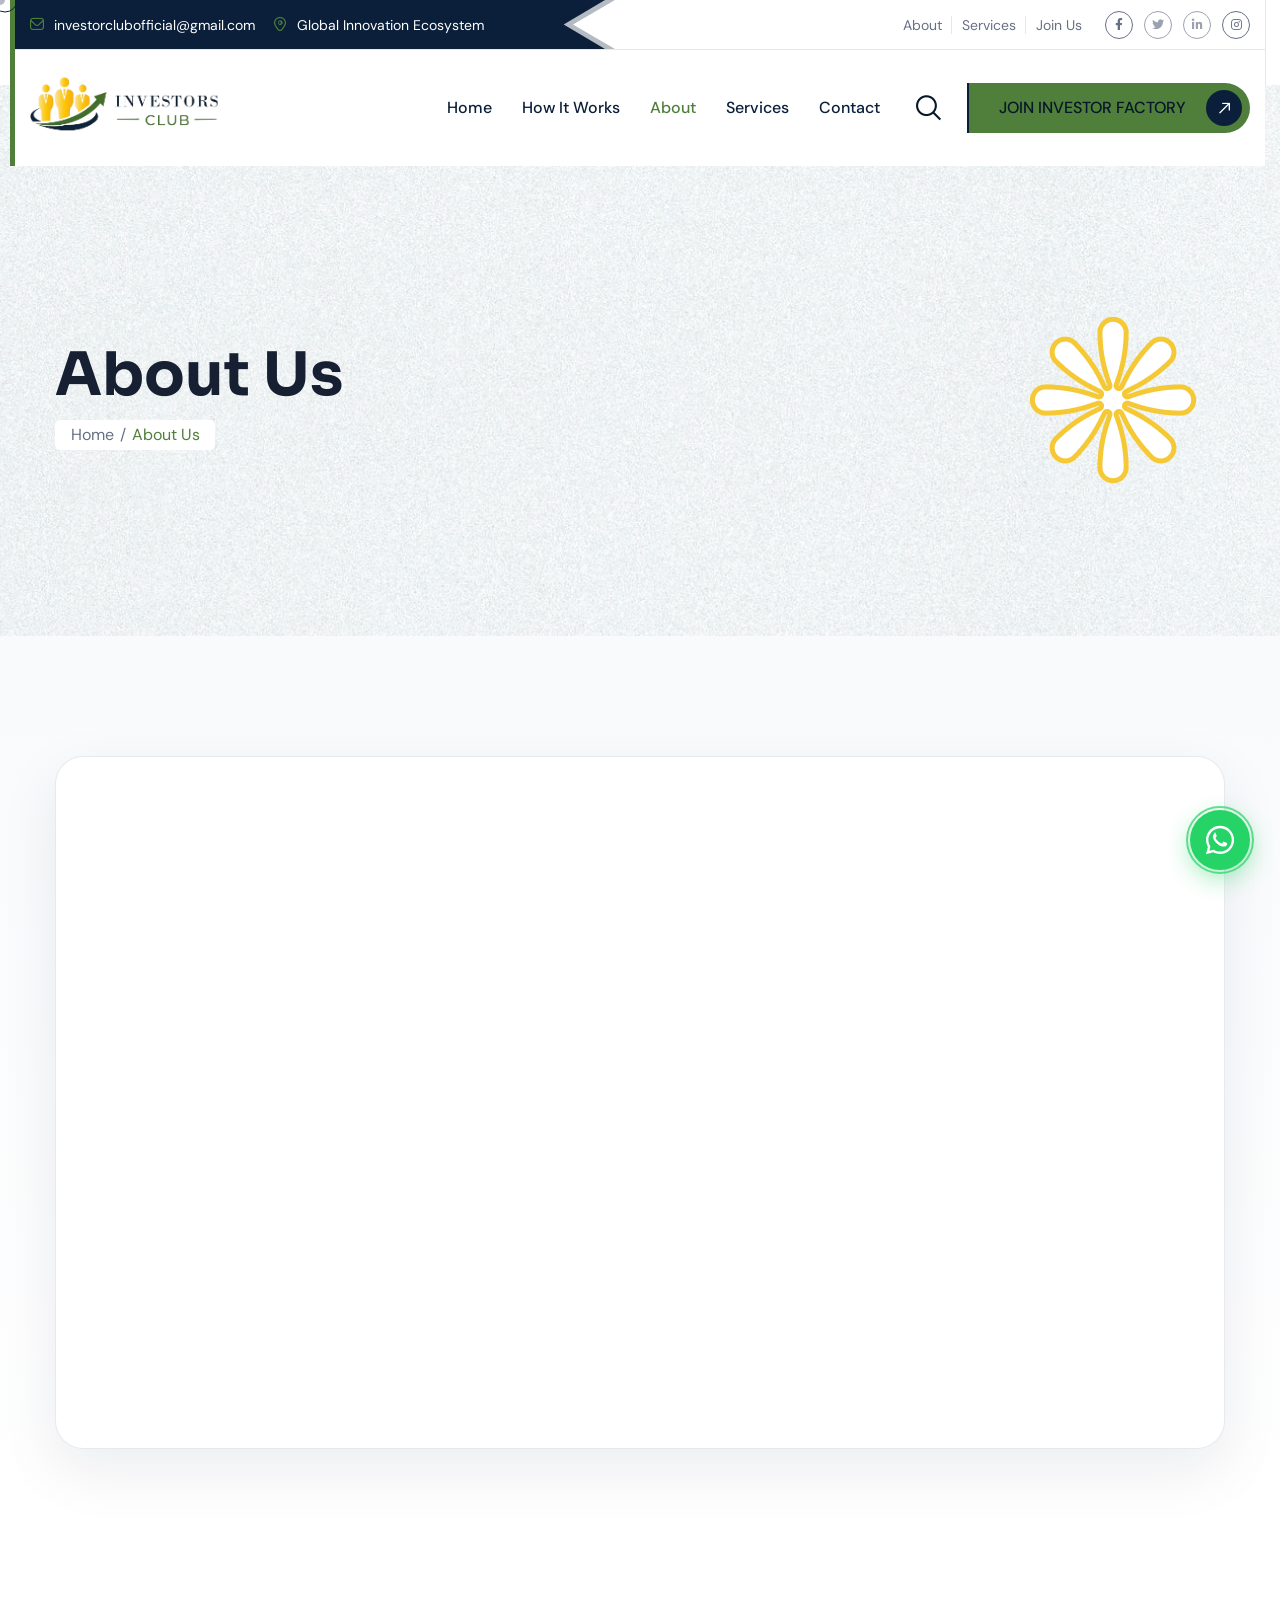
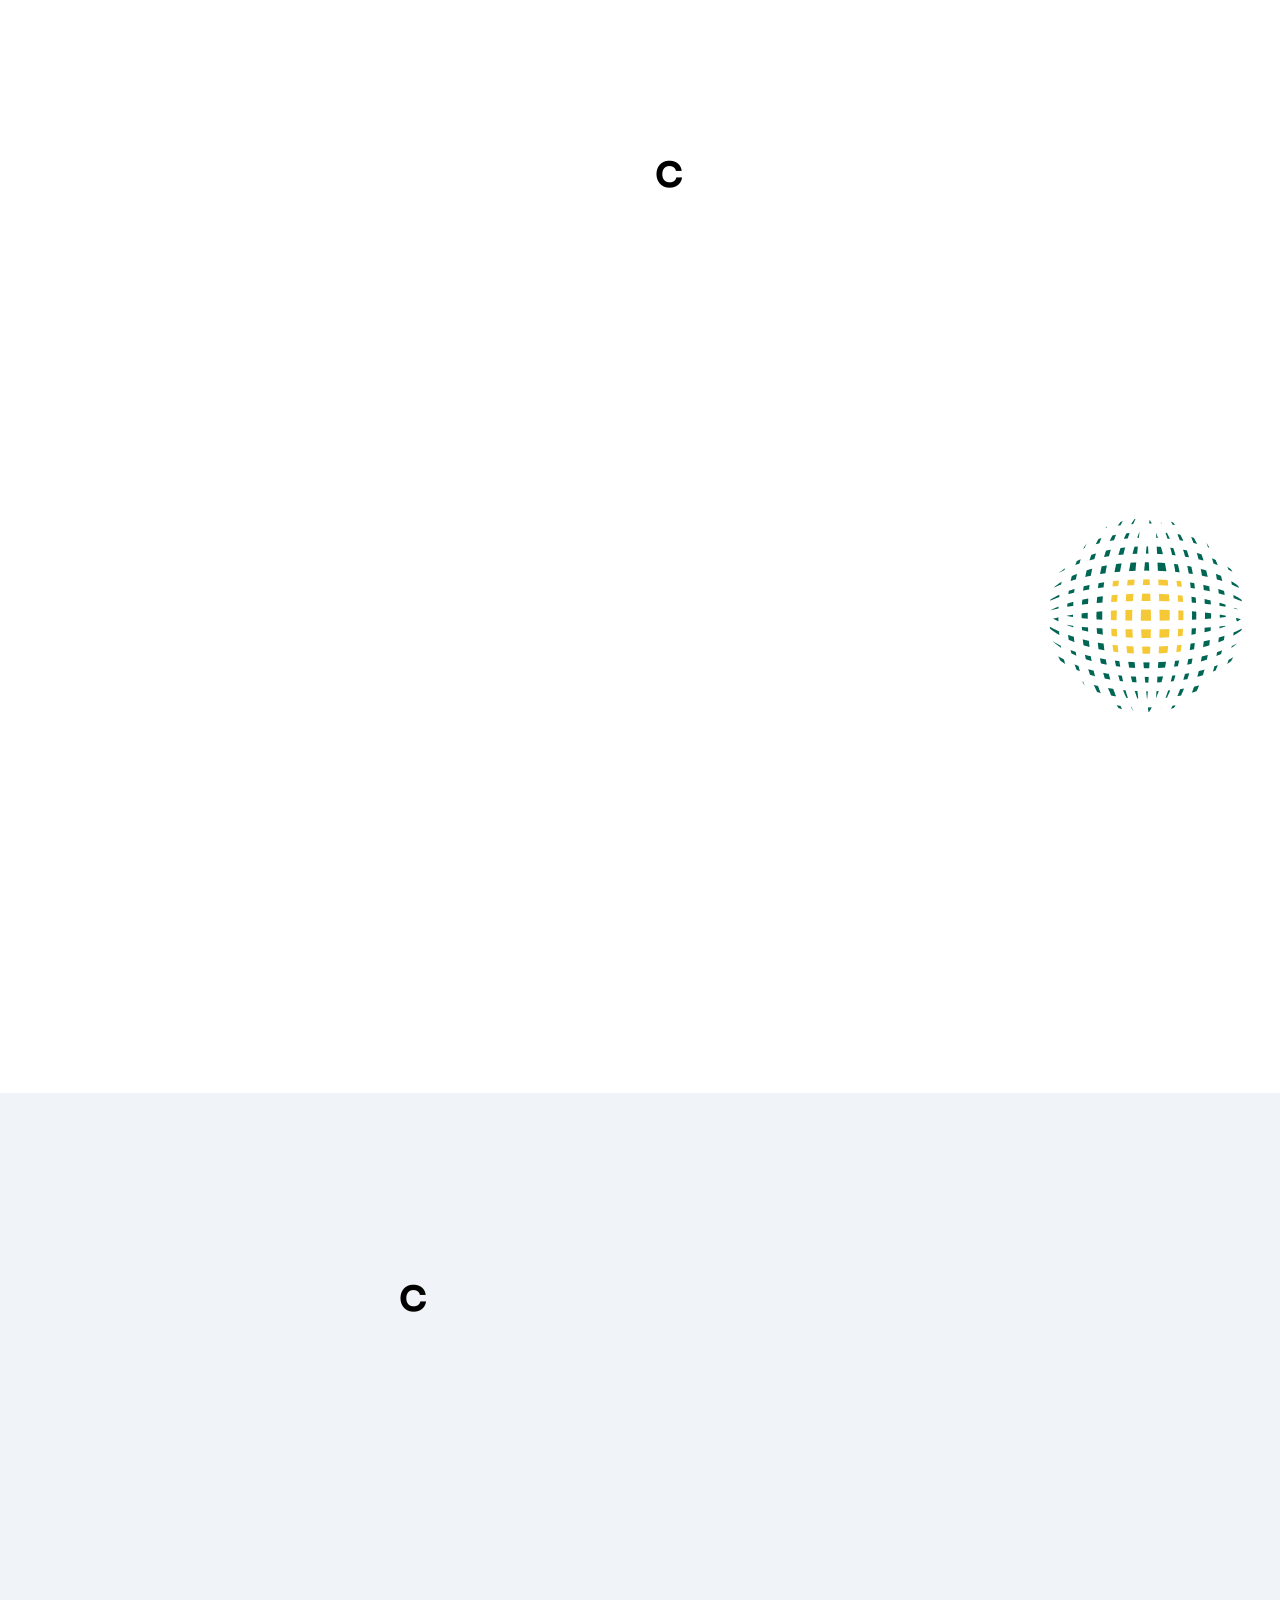
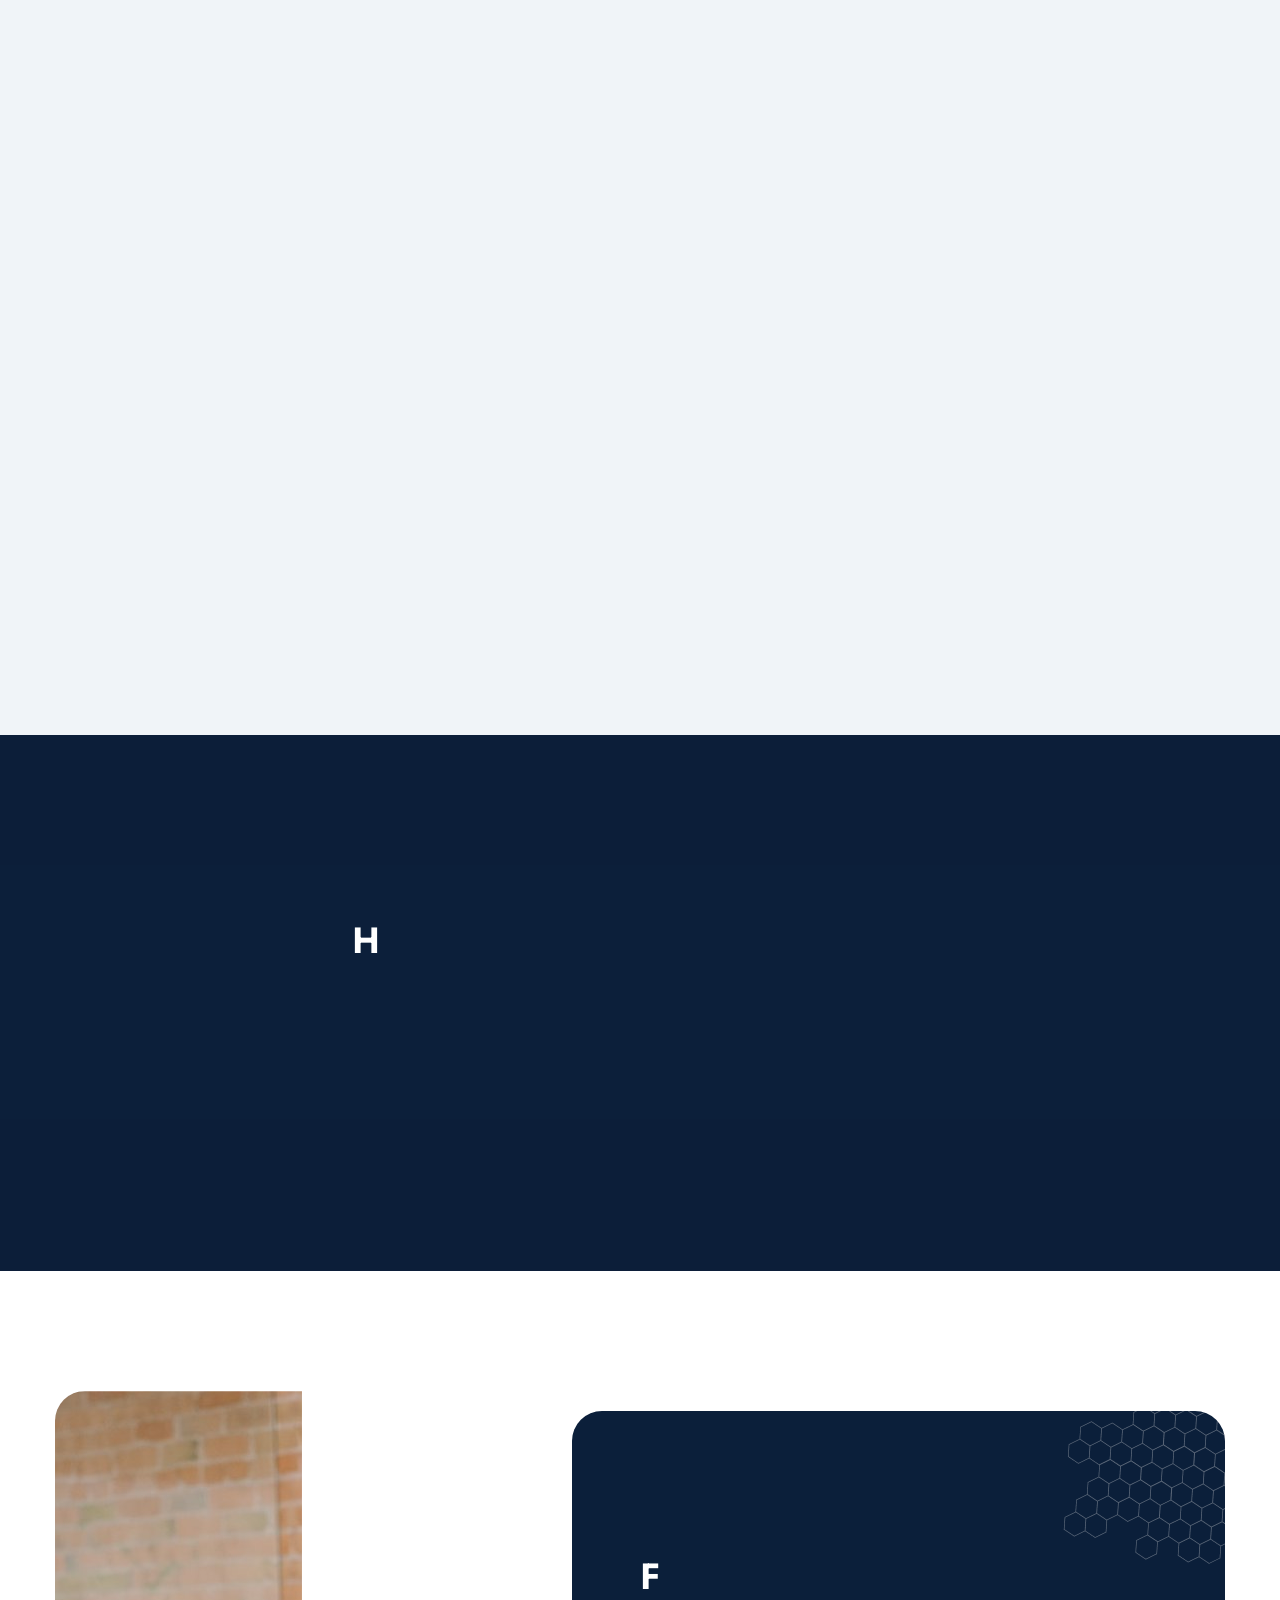
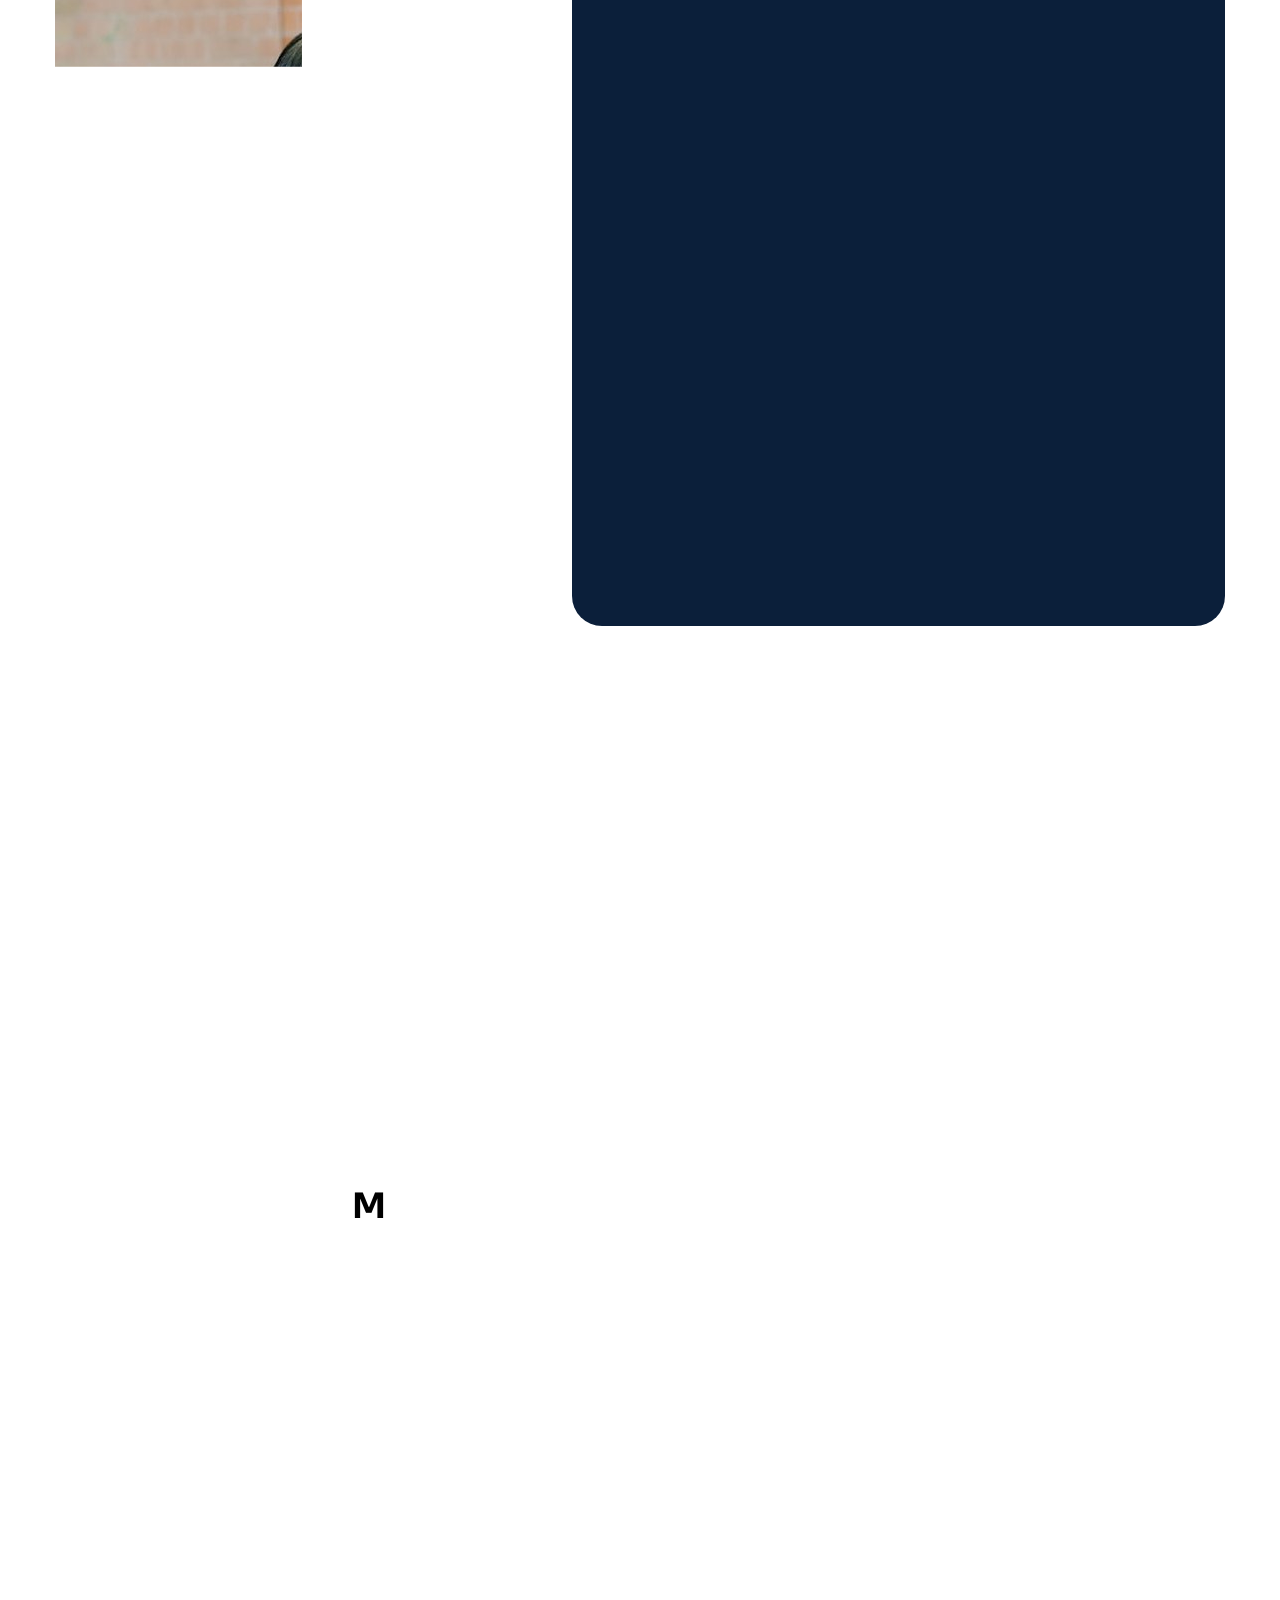
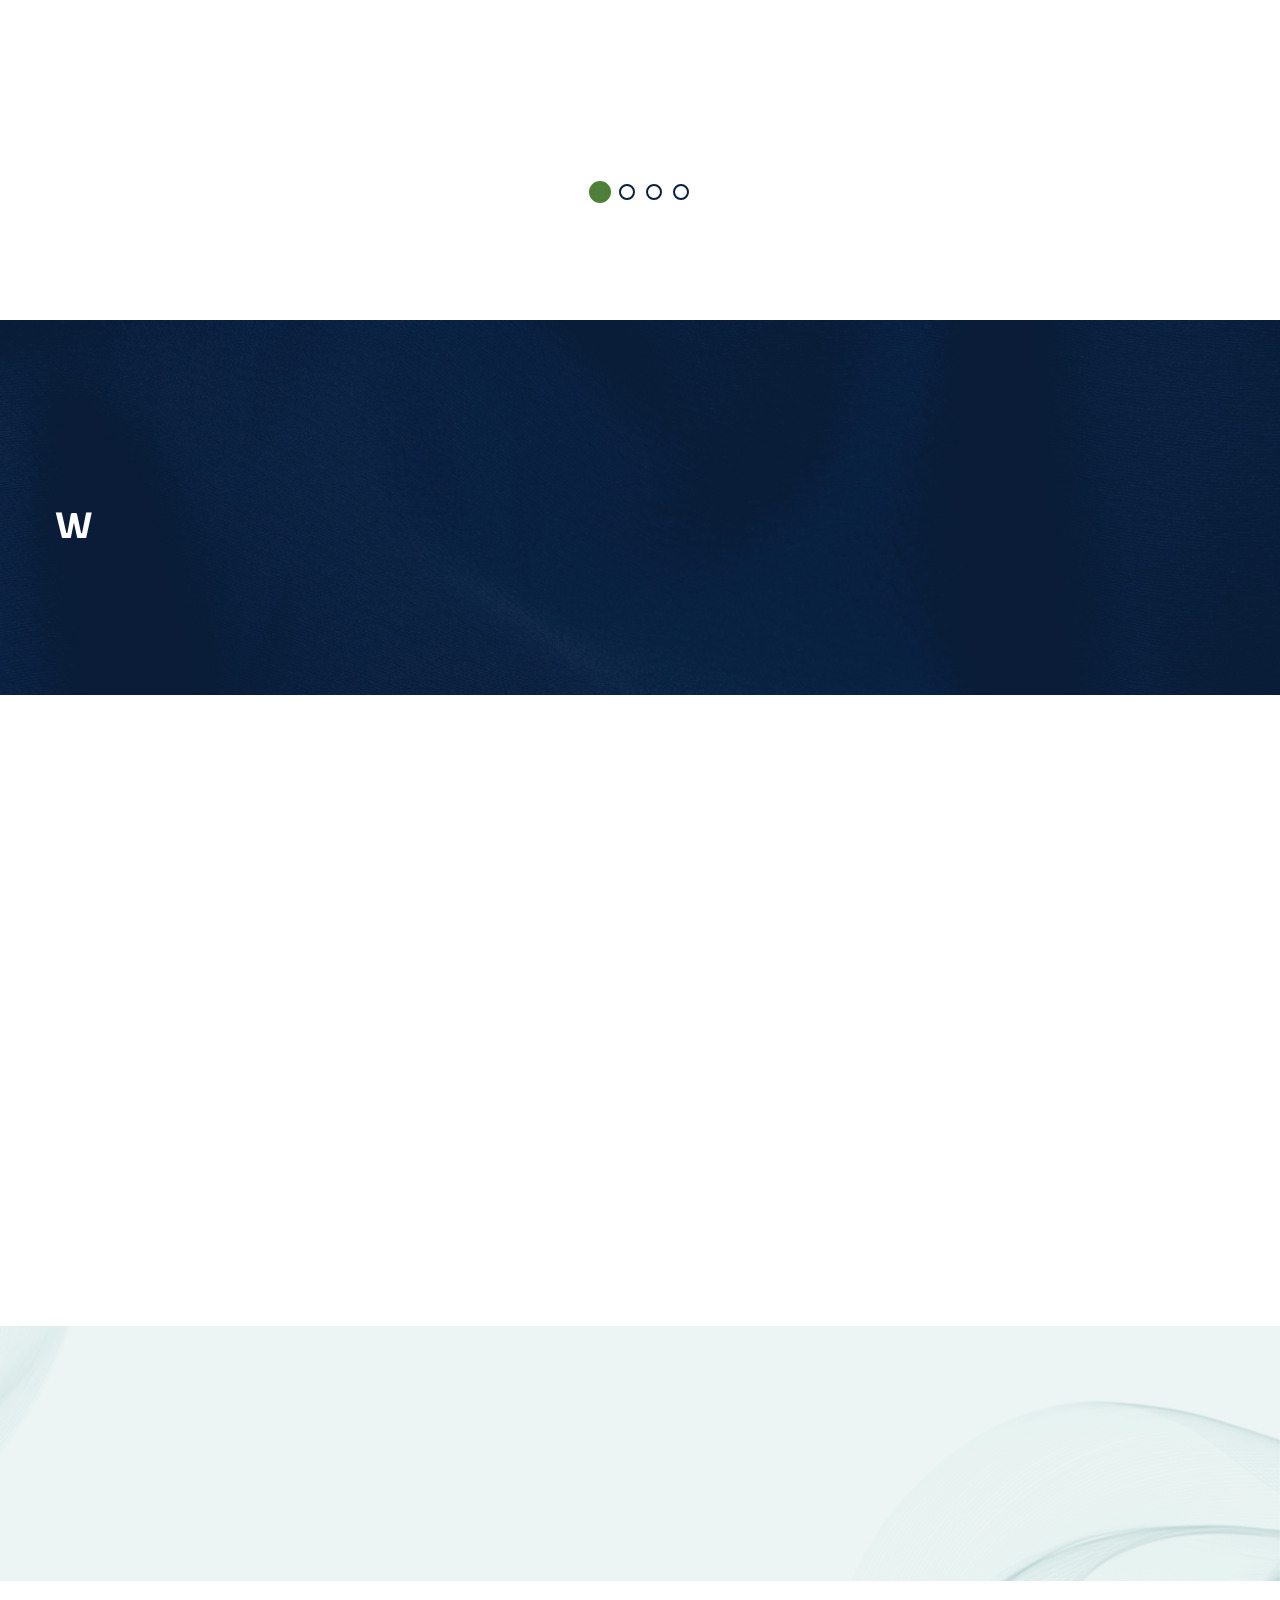
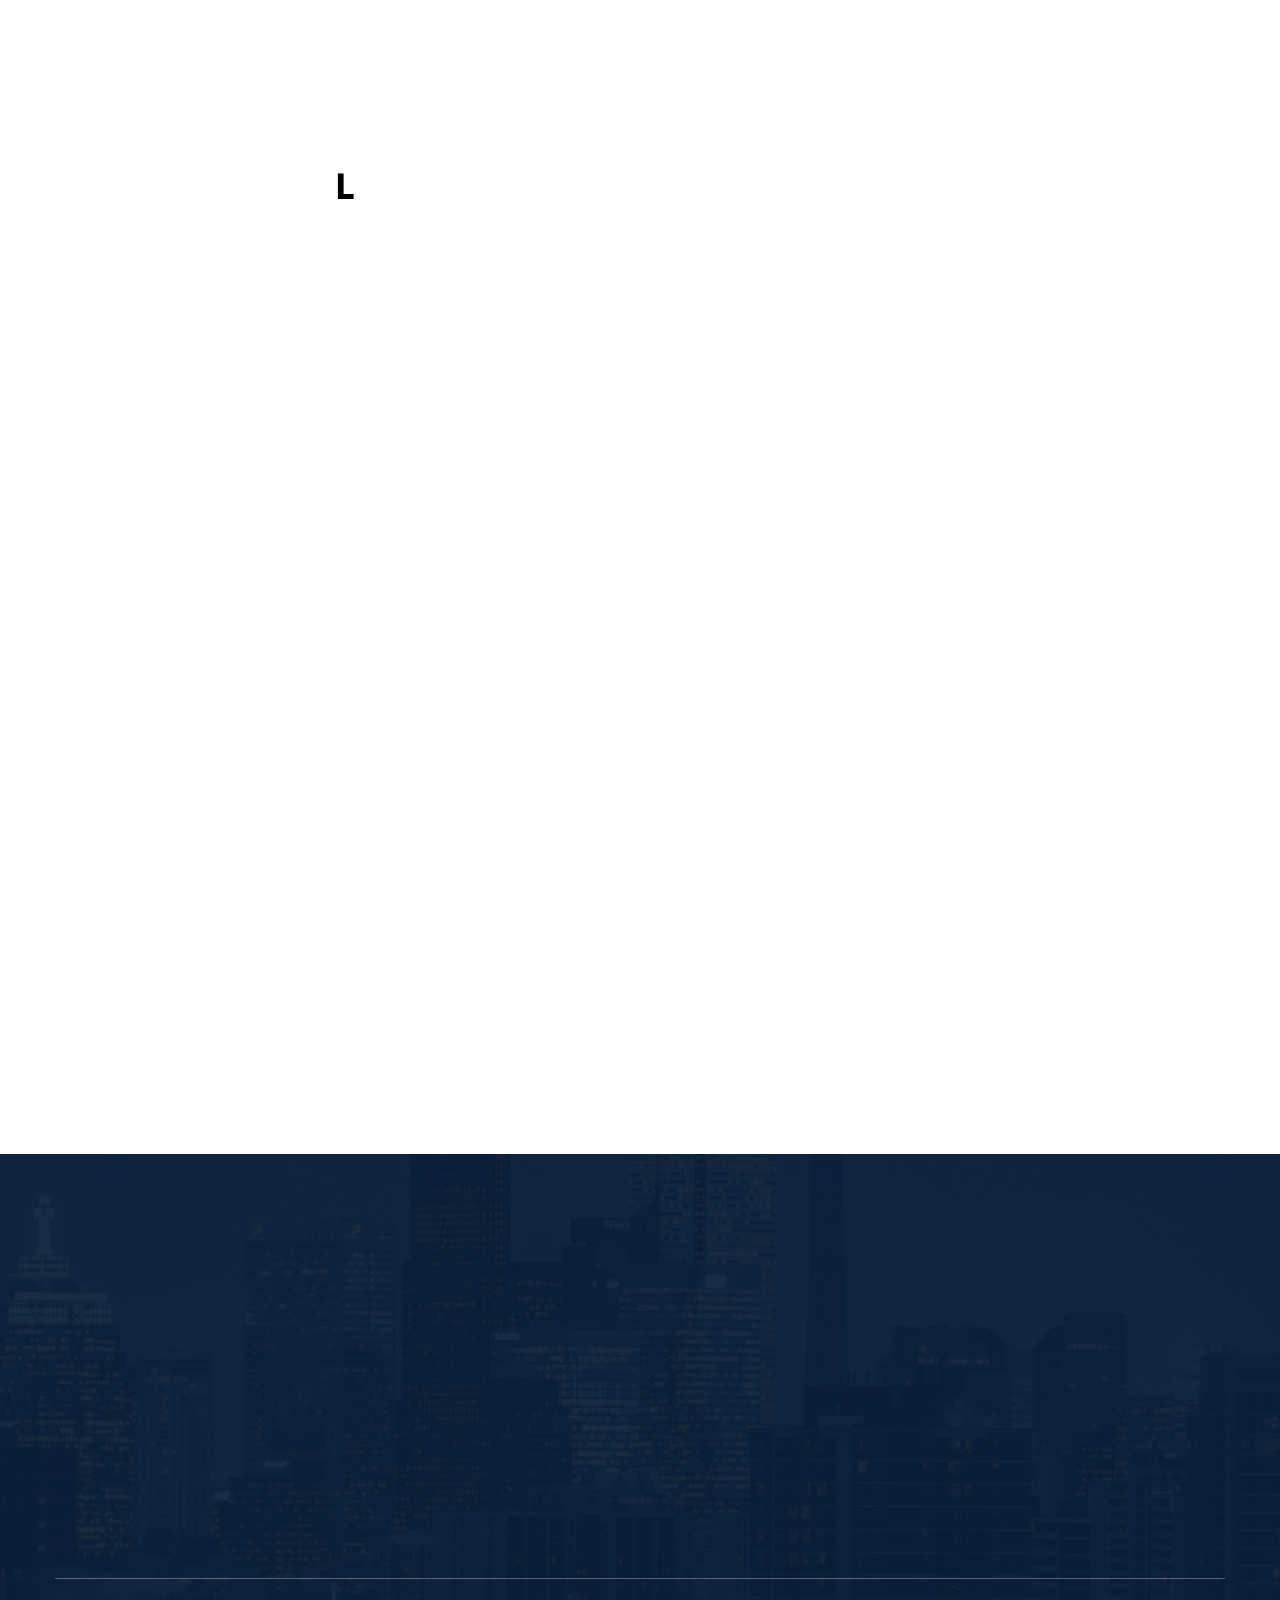
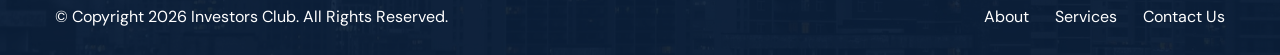
<file: about.html>
<!DOCTYPE html>
<html lang="en">

<head>
    <meta charset="UTF-8" />
    <meta name="viewport" content="width=device-width, initial-scale=1.0" />
    <title>About Page || Investors Factory || Ecosystem for Ideas, Skills & Capital</title>
    <!-- favicons Icons -->
    <link rel="apple-touch-icon" sizes="180x180" href="assets/images/favicons/apple-touch-icon.png" />
    <link rel="icon" type="image/png" sizes="32x32" href="assets/images/favicons/favicon-32x32.png" />
    <link rel="icon" type="image/png" sizes="16x16" href="assets/images/favicons/favicon-16x16.png" />
    <link rel="manifest" href="assets/images/favicons/site.webmanifest" />
    <meta name="description" content="Investors Factory is a collaborative digital ecosystem connecting Ideas, Skills, Capital, and Resources to guide founders from dream to structured execution." />

    <!-- fonts -->
    <link rel="preconnect" href="https://fonts.googleapis.com">
    <link rel="preconnect" href="https://fonts.gstatic.com" crossorigin>
    <link href="https://fonts.googleapis.com/css2?family=DM+Sans:ital,opsz,wght@0,9..40,100..1000;1,9..40,100..1000&display=swap" rel="stylesheet">
    <link href="https://fonts.googleapis.com/css2?family=Sora:wght@100..800&display=swap" rel="stylesheet">

    <link rel="stylesheet" href="assets/vendors/bootstrap/css/bootstrap.min.css" />
    <link rel="stylesheet" href="assets/vendors/bootstrap-select/bootstrap-select.min.css" />
    <link rel="stylesheet" href="assets/vendors/aos/css/aos.css" />
    <link rel="stylesheet" href="assets/vendors/fontawesome/css/all.min.css" />
    <link rel="stylesheet" href="assets/vendors/jquery-ui/jquery-ui.css" />
    <link rel="stylesheet" href="assets/vendors/jarallax/jarallax.css" />
    <link rel="stylesheet" href="assets/vendors/jquery-magnific-popup/jquery.magnific-popup.css" />
    <link rel="stylesheet" href="assets/vendors/findox-icons/style.css" />
    <link rel="stylesheet" href="assets/vendors/slick/slick.css">
    <link rel="stylesheet" href="assets/vendors/owl-carousel/css/owl.carousel.min.css" />
    <link rel="stylesheet" href="assets/vendors/owl-carousel/css/owl.theme.default.min.css" />

    <!-- template styles -->
    <link rel="stylesheet" href="assets/css/findox.css" />
    <link rel="stylesheet" href="assets/css/multistep-form.css" />
</head>

<body class="custom-cursor">

    <div class="custom-cursor__cursor"></div>
    <div class="custom-cursor__cursor-two"></div>

    <div class="preloader">
        <div class="preloader__image" style="background-image: url(assets/images/loader.png);"></div>
    </div>
    <!-- /.preloader -->
    <div class="page-wrapper">
        <div class="header">
            <div class="topbar">
                <div class="container">
                    <div class="topbar__inner">
                        <ul class="topbar__info list-unstyled">
                            <li>
                                <span class="topbar__info__icon"><i class="icon-email"></i></span>
                                <span><a href="mailto:investorclubofficial@gmail.com">investorclubofficial@gmail.com</a></span>
                            </li>
                            <li>
                                <span class="topbar__info__icon"><i class="icon-location"></i></span>
                                <span><a href="https://www.google.com/maps">Global Innovation Ecosystem</a></span>
                            </li>
                        </ul><!-- /.topbar__info -->
                        <div class="topbar__right">
                            <ul class="topbar__pages list-unstyled">
                                <li><a href="about.html">About</a></li>
                                <li><a href="services.html">Services</a></li>
                                <li><a href="contact.html">Join Us</a></li>
                            </ul><!-- /.topbar__pages -->
                            <div class="social-links">
                                <a href="https://www.facebook.com/investorsclubofficial" target="_blank" rel="noopener noreferrer">
                                    <span class="social-links__icon">
                                        <i class="fab fa-facebook-f" aria-hidden="true"></i>
                                        <span class="sr-only">Facebook</span>
                                    </span>
                                </a>
                                <span class="social-links--static" aria-hidden="true" title="X (Twitter)">
                                    <span class="social-links__icon">
                                        <i class="fab fa-twitter" aria-hidden="true"></i>
                                        <span class="sr-only">X</span>
                                    </span>
                                </span>
                                <span class="social-links--static" aria-hidden="true" title="LinkedIn">
                                    <span class="social-links__icon">
                                        <i class="fab fa-linkedin-in" aria-hidden="true"></i>
                                        <span class="sr-only">Linkedin</span>
                                    </span>
                                </span>
                                <a href="https://www.instagram.com/investors_club_official?utm_source=ig_web_button_share_sheet&stkn=ZDNlZDc0MzIxNw==" target="_blank" rel="noopener noreferrer">
                                    <span class="social-links__icon">
                                        <i class="fab fa-instagram" aria-hidden="true"></i>
                                        <span class="sr-only">Instagram</span>
                                    </span>
                                </a>
                            </div><!-- /.social-links -->
                        </div><!-- /.topbar__right -->
                    </div><!-- /.topbar__inner -->
                </div><!-- /.container -->
            </div><!-- /.topbar -->
            <header class="main-header sticky-header sticky-header--normal">
                <div class="container">
                    <div class="main-header__inner">
                        <div class="main-header__logo logo-retina">
                            <a href="index.html">
                                <img src="assets/images/investors-club-dark.png" alt="Investors Club" height="54">
                            </a>
                        </div><!-- /.main-header__logo -->
                        <div class="main-header__right">
                            <nav class="main-header__nav main-menu">
                                <ul class="main-menu__list">
                                    <li>
                                        <a href="index.html">Home</a>
                                    </li>
                                    <li>
                                        <a href="index.html#ecosystem-journeys">How It Works</a>
                                    </li>
                                    <li class="current">
                                        <a href="about.html">About</a>
                                    </li>
                                    <li>
                                        <a href="services.html">Services</a>
                                    </li>
                                    <li>
                                        <a href="contact.html">Contact</a>
                                    </li>
                                </ul>
                            </nav><!-- /.main-header__nav -->
                            <div class="mobile-nav__btn mobile-nav__toggler">
                                <span></span>
                                <span></span>
                                <span></span>
                            </div><!-- /.mobile-nav__toggler -->
                            <a href="#" class="main-header__search search-toggler">
                                <i class="icon-search" aria-hidden="true"></i>
                                <span class="sr-only">Search</span>
                            </a><!-- /.main-header__search -->
                            <a href="contact.html" class="main-header__btn findox-btn">
                                <span class="findox-btn__text">Join Investor Factory</span>
                                <span class="findox-btn__icon-box"><span class="findox-btn__icon"><i class="icon-arrow-right-up"></i><i class="icon-arrow-right-up"></i></span></span>
                            </a><!-- /.main-header__btn -->
                        </div><!-- /.main-header__right -->
                    </div><!-- /.main-header__inner -->
                </div><!-- /.container -->
            </header><!-- /.main-header -->
        </div><!-- /.header -->
        <section class="page-header">
            <div class="page-header__bg" style="background-image: url(assets/images/shapes/page-header-bg.png);"></div><!-- /.page-header__bg -->
            <div class="container">
                <div class="row">
                    <div class="col-xxl-10 col-xl-9 page-header__col">
                        <div class="page-header__content">
                            <h2 class="page-header__title" data-aos="fade-left" data-aos-anchor-placement="top-bottom" data-aos-duration="1300">About Us</h2>
                            <ul class="findox-breadcrumb list-unstyled" data-aos="fade-right" data-aos-anchor-placement="top-bottom" data-aos-duration="1300" data-aos-delay="100">
                                <li><a href="index.html">Home</a></li>
                                <li><span>About Us</span></li>
                            </ul><!-- /.findox-breadcrumb list-unstyled -->
                        </div><!-- /.page-header__content -->
                    </div><!-- /.col-xxl-10 -->
                </div><!-- /.row -->
            </div><!-- /.container -->
            <div class="page-header__image">
                <div class="page-header__image__main" style="background-image: url(assets/images/resources/page-header-1-1.jpg);"></div>
            </div><!-- /.page-header__image -->
            <img src="assets/images/shapes/page-header-shape-1-1.png" alt="shape" class="page-header__shape">
        </section><!-- /.page-header -->

        <!-- ==============================================
             Executive Leadership & Founder Spotlight Section
             ============================================== -->
        <section class="founder-spotlight-section section-space">
            <div class="container">
                <div class="founder-spotlight-wrapper">
                    <div class="row align-items-center gutter-y-50">
                        <div class="col-lg-5" data-aos="fade-right" data-aos-duration="1300">
                            <div class="founder-image-card">
                                <div class="founder-image-wrapper">
                                    <img src="assets/images/team/leadership-founder.png" alt="Founder & Ecosystem Lead" class="founder-main-img">
                                    <div class="founder-experience-badge">
                                        <div class="badge-icon"><i class="fas fa-award"></i></div>
                                        <div class="badge-text">
                                            <span class="badge-number">15+</span>
                                            <span class="badge-label">Years of Strategic Leadership</span>
                                        </div>
                                    </div>
                                    <div class="founder-image-decor"></div>
                                </div>
                            </div>
                        </div>
                        <div class="col-lg-7" data-aos="fade-left" data-aos-duration="1300">
                            <div class="founder-content-wrapper">
                                <div class="sec-title mb-3">
                                    <div class="sec-title__top" style="--tagline-bg: #ECF5F4;">
                                        <img src="assets/images/shapes/sec-title-shape-1-1.png" alt="shape" class="sec-title__shape">
                                        <p class="sec-title__tagline">Leadership & Vision</p>
                                    </div>
                                    <h2 class="sec-title__title" style="--title-color: #0B1F3A;">
                                        Guiding Visionaries from Concept to Global Scale.
                                    </h2>
                                </div>
                                <p class="founder-lead-quote">
                                    "Real innovation isn't just about capital or ideas in isolation — it thrives when passionate visionaries, seasoned operators, and strategic capital work as one cohesive engine."
                                </p>
                                <p class="founder-bio-text">
                                    With extensive experience spearheading cross-border enterprise initiatives, angel syndicates, and technological transformation, our leadership bridges the critical gap between groundbreaking ideas and sustainable commercial execution.
                                </p>
                                <div class="founder-stats-grid">
                                    <div class="founder-stat-item">
                                        <div class="stat-number">50+</div>
                                        <div class="stat-label">Ventures Mentored</div>
                                    </div>
                                    <div class="founder-stat-item">
                                        <div class="stat-number">$100M+</div>
                                        <div class="stat-label">Capital Ecosystem</div>
                                    </div>
                                    <div class="founder-stat-item">
                                        <div class="stat-number">Global</div>
                                        <div class="stat-label">Syndicate Network</div>
                                    </div>
                                </div>
                                <div class="founder-action-row mt-4 d-flex align-items-center flex-wrap gap-4">
                                    <a href="contact.html" class="findox-btn findox-btn--base">
                                        <span class="findox-btn__text">CONNECT WITH LEADERSHIP</span>
                                        <span class="findox-btn__icon"><i class="icon-arrow-right-2"></i><i class="icon-arrow-right-2"></i></span>
                                    </a>
                                    <div class="founder-signature-box">
                                        <h5 class="founder-name mb-0">Executive Leadership</h5>
                                        <p class="founder-title mb-0 text-muted">Founding Partner & Chief Strategist</p>
                                    </div>
                                </div>
                            </div>
                        </div>
                    </div>
                </div>
            </div>
        </section><!-- /.founder-spotlight-section -->

        <section class="about-one section-space">
            <div class="container">
                <div class="row gutter-y-50">
                    <div class="col-lg-6" data-aos="fade-right" data-aos-anchor-placement="top-bottom" data-aos-duration="1300">
                        <div class="about-one__image">
                            <div class="about-one__image__one">
                                <img src="assets/images/about/about-1-1.jpg" alt="about" class="about-one__image__one__img">
                                <img src="assets/images/shapes/about-shape-1-1.png" alt="shape" class="about-one__image__shape-1">
                            </div><!-- /.about-one__image__one -->
                            <div class="about-one__image__two">
                                <img src="assets/images/about/about-1-2.jpg" alt="about" class="about-one__image__two__img">
                                <div class="about-one__experience">
                                    <h3 class="about-one__experience__year">4</h3>
                                    <h4 class="about-one__experience__title">Pillars | 1 Ecosystem</h4>
                                </div><!-- /.about-one__experience -->
                                <img src="assets/images/shapes/about-shape-1-1.png" alt="shape" class="about-one__image__shape-2">
                            </div><!-- /.about-one__image__two -->
                        </div><!-- /.about-one__image -->
                    </div><!-- /.col-lg-6 -->
                    <div class="col-lg-6">
                        <div class="about-one__content">
                            <div class="sec-title ">
                                <div class="sec-title__top" style='--tagline-bg: #ECF5F4' data-aos="fade-up" data-aos-anchor-placement="top-bottom" data-aos-duration="1500">
                                    <img src="assets/images/shapes/sec-title-shape-1-1.png" alt="shape" class="sec-title__shape">
                                    <p class="sec-title__tagline">About Investors Factory</p>
                                </div><!-- /.sec-title__top -->
                                <h2 class="sec-title__title bw-split-in-up" style='--title-color: #000000'>Connecting Ideas, Skills, Capital & Collaboration.</h2><!-- /.sec-title__title -->
                            </div><!-- /.sec-title -->
                            <p class="about-one__text" data-aos="fade-up" data-aos-anchor-placement="top-bottom" data-aos-duration="1300">Investors Factory is more than a platform — it is an ecosystem built to take you from Dream & Idea through Discovery, Connection, Collaboration, and Execution.</p><!-- /.about-one__text -->
                            <div class="tabs-box" data-aos="fade-up" data-aos-anchor-placement="top-bottom" data-aos-duration="1300">
                                <ul class="tab-buttons list-unstyled">
                                    <li data-tab="#about01" class="tab-btn">Our Vision</li>
                                    <li data-tab="#about02" class="tab-btn active-btn">Collaboration</li>
                                    <li data-tab="#about03" class="tab-btn">Execution</li>
                                </ul><!-- /.tab-buttons -->
                                <div class="tabs-content">
                                    <div class="tab" id="about01">
                                        <div class="tabs-content__inner">
                                            <ul class="tabs-content__list list-unstyled">
                                                <li>
                                                    <span class="tabs-content__list__icon">
                                                        <svg xmlns="http://www.w3.org/2000/svg" width="20" height="18" viewBox="0 0 20 18" fill="none">
                                                            <path d="M7.61783 15.3793L7.43261 15.0638C6.04331 12.6968 2.34781 7.66857 2.31054 7.61805L2.20215 7.47073L3.59246 6.0973L7.57091 8.87535C10.0644 5.65282 12.3873 3.435 13.9068 2.13527C15.5855 0.699346 16.6484 0.0568193 16.6926 0.0301654L16.7428 0H19.1925L18.7776 0.369473C13.539 5.03542 7.85568 14.9617 7.79886 15.0614L7.61783 15.3793Z" />
                                                            <path d="M0.33825 3.36049C0.52506 3.36049 0.6765 3.20912 0.6765 3.02241C0.6765 2.83569 0.52506 2.68433 0.33825 2.68433C0.15144 2.68433 0 2.83569 0 3.02241C0 3.20912 0.15144 3.36049 0.33825 3.36049Z" />
                                                            <path d="M1.65759 3.36049C1.8444 3.36049 1.99584 3.20912 1.99584 3.02241C1.99584 2.83569 1.8444 2.68433 1.65759 2.68433C1.47078 2.68433 1.31934 2.83569 1.31934 3.02241C1.31934 3.20912 1.47078 3.36049 1.65759 3.36049Z" />
                                                            <path d="M2.97692 3.36049C3.16373 3.36049 3.31517 3.20912 3.31517 3.02241C3.31517 2.83569 3.16373 2.68433 2.97692 2.68433C2.79011 2.68433 2.63867 2.83569 2.63867 3.02241C2.63867 3.20912 2.79011 3.36049 2.97692 3.36049Z" />
                                                            <path d="M4.29626 3.36049C4.48307 3.36049 4.63451 3.20912 4.63451 3.02241C4.63451 2.83569 4.48307 2.68433 4.29626 2.68433C4.10945 2.68433 3.95801 2.83569 3.95801 3.02241C3.95801 3.20912 4.10945 3.36049 4.29626 3.36049Z" />
                                                            <path d="M5.61657 3.36049C5.80338 3.36049 5.95482 3.20912 5.95482 3.02241C5.95482 2.83569 5.80338 2.68433 5.61657 2.68433C5.42976 2.68433 5.27832 2.83569 5.27832 3.02241C5.27832 3.20912 5.42976 3.36049 5.61657 3.36049Z" />
                                                            <path d="M6.93591 3.36049C7.12272 3.36049 7.27416 3.20912 7.27416 3.02241C7.27416 2.83569 7.12272 2.68433 6.93591 2.68433C6.7491 2.68433 6.59766 2.83569 6.59766 3.02241C6.59766 3.20912 6.7491 3.36049 6.93591 3.36049Z" />
                                                            <path d="M8.25524 3.36049C8.44205 3.36049 8.59349 3.20912 8.59349 3.02241C8.59349 2.83569 8.44205 2.68433 8.25524 2.68433C8.06843 2.68433 7.91699 2.83569 7.91699 3.02241C7.91699 3.20912 8.06843 3.36049 8.25524 3.36049Z" />
                                                            <path d="M9.57458 3.36049C9.76139 3.36049 9.91283 3.20912 9.91283 3.02241C9.91283 2.83569 9.76139 2.68433 9.57458 2.68433C9.38777 2.68433 9.23633 2.83569 9.23633 3.02241C9.23633 3.20912 9.38777 3.36049 9.57458 3.36049Z" />
                                                            <path d="M10.8939 3.36049C11.0807 3.36049 11.2322 3.20912 11.2322 3.02241C11.2322 2.83569 11.0807 2.68433 10.8939 2.68433C10.7071 2.68433 10.5557 2.83569 10.5557 3.02241C10.5557 3.20912 10.7071 3.36049 10.8939 3.36049Z" />
                                                            <path d="M0.33825 17.8751C0.52506 17.8751 0.6765 17.7238 0.6765 17.5371C0.6765 17.3503 0.52506 17.199 0.33825 17.199C0.15144 17.199 0 17.3503 0 17.5371C0 17.7238 0.15144 17.8751 0.33825 17.8751Z" />
                                                            <path d="M1.65759 17.8751C1.8444 17.8751 1.99584 17.7238 1.99584 17.5371C1.99584 17.3503 1.8444 17.199 1.65759 17.199C1.47078 17.199 1.31934 17.3503 1.31934 17.5371C1.31934 17.7238 1.47078 17.8751 1.65759 17.8751Z" />
                                                            <path d="M2.97692 17.8751C3.16373 17.8751 3.31517 17.7238 3.31517 17.5371C3.31517 17.3503 3.16373 17.199 2.97692 17.199C2.79011 17.199 2.63867 17.3503 2.63867 17.5371C2.63867 17.7238 2.79011 17.8751 2.97692 17.8751Z" />
                                                            <path d="M4.29626 17.8751C4.48307 17.8751 4.63451 17.7238 4.63451 17.5371C4.63451 17.3503 4.48307 17.199 4.29626 17.199C4.10945 17.199 3.95801 17.3503 3.95801 17.5371C3.95801 17.7238 4.10945 17.8751 4.29626 17.8751Z" />
                                                            <path d="M5.61657 17.8751C5.80338 17.8751 5.95482 17.7238 5.95482 17.5371C5.95482 17.3503 5.80338 17.199 5.61657 17.199C5.42976 17.199 5.27832 17.3503 5.27832 17.5371C5.27832 17.7238 5.42976 17.8751 5.61657 17.8751Z" />
                                                            <path d="M6.93591 17.8751C7.12272 17.8751 7.27416 17.7238 7.27416 17.5371C7.27416 17.3503 7.12272 17.199 6.93591 17.199C6.7491 17.199 6.59766 17.3503 6.59766 17.5371C6.59766 17.7238 6.7491 17.8751 6.93591 17.8751Z" />
                                                            <path d="M8.25524 17.8751C8.44205 17.8751 8.59349 17.7238 8.59349 17.5371C8.59349 17.3503 8.44205 17.199 8.25524 17.199C8.06843 17.199 7.91699 17.3503 7.91699 17.5371C7.91699 17.7238 8.06843 17.8751 8.25524 17.8751Z" />
                                                            <path d="M9.57458 17.8751C9.76139 17.8751 9.91283 17.7238 9.91283 17.5371C9.91283 17.3503 9.76139 17.199 9.57458 17.199C9.38777 17.199 9.23633 17.3503 9.23633 17.5371C9.23633 17.7238 9.38777 17.8751 9.57458 17.8751Z" />
                                                            <path d="M10.8939 17.8751C11.0807 17.8751 11.2322 17.7238 11.2322 17.5371C11.2322 17.3503 11.0807 17.199 10.8939 17.199C10.7071 17.199 10.5557 17.3503 10.5557 17.5371C10.5557 17.7238 10.7071 17.8751 10.8939 17.8751Z" />
                                                            <path d="M12.2132 17.8751C12.4001 17.8751 12.5515 17.7238 12.5515 17.5371C12.5515 17.3503 12.4001 17.199 12.2132 17.199C12.0264 17.199 11.875 17.3503 11.875 17.5371C11.875 17.7238 12.0264 17.8751 12.2132 17.8751Z" />
                                                            <path d="M13.5326 17.8751C13.7194 17.8751 13.8708 17.7238 13.8708 17.5371C13.8708 17.3503 13.7194 17.199 13.5326 17.199C13.3458 17.199 13.1943 17.3503 13.1943 17.5371C13.1943 17.7238 13.3458 17.8751 13.5326 17.8751Z" />
                                                            <path d="M14.8529 17.8751C15.0397 17.8751 15.1911 17.7238 15.1911 17.5371C15.1911 17.3503 15.0397 17.199 14.8529 17.199C14.6661 17.199 14.5146 17.3503 14.5146 17.5371C14.5146 17.7238 14.6661 17.8751 14.8529 17.8751Z" />
                                                            <path d="M0.338081 16.5556C0.524798 16.5556 0.676161 16.4042 0.676161 16.2174C0.676161 16.0306 0.524798 15.8792 0.338081 15.8792C0.151364 15.8792 0 16.0306 0 16.2174C0 16.4042 0.151364 16.5556 0.338081 16.5556Z" />
                                                            <path d="M0.338081 15.2361C0.524798 15.2361 0.676161 15.0846 0.676161 14.8978C0.676161 14.711 0.524798 14.5596 0.338081 14.5596C0.151364 14.5596 0 14.711 0 14.8978C0 15.0846 0.151364 15.2361 0.338081 15.2361Z" />
                                                            <path d="M0.338081 13.9167C0.524798 13.9167 0.676161 13.7653 0.676161 13.5785C0.676161 13.3917 0.524798 13.2402 0.338081 13.2402C0.151364 13.2402 0 13.3917 0 13.5785C0 13.7653 0.151364 13.9167 0.338081 13.9167Z" />
                                                            <path d="M0.338081 12.5972C0.524798 12.5972 0.676161 12.4457 0.676161 12.2589C0.676161 12.0721 0.524798 11.9207 0.338081 11.9207C0.151364 11.9207 0 12.0721 0 12.2589C0 12.4457 0.151364 12.5972 0.338081 12.5972Z" />
                                                            <path d="M0.338081 11.2777C0.524798 11.2777 0.676161 11.1263 0.676161 10.9394C0.676161 10.7526 0.524798 10.6012 0.338081 10.6012C0.151364 10.6012 0 10.7526 0 10.9394C0 11.1263 0.151364 11.2777 0.338081 11.2777Z" />
                                                            <path d="M0.338081 9.95824C0.524798 9.95824 0.676161 9.8068 0.676161 9.61999C0.676161 9.43318 0.524798 9.28174 0.338081 9.28174C0.151364 9.28174 0 9.43318 0 9.61999C0 9.8068 0.151364 9.95824 0.338081 9.95824Z" />
                                                            <path d="M0.338081 8.63878C0.524798 8.63878 0.676161 8.48734 0.676161 8.30053C0.676161 8.11372 0.524798 7.96228 0.338081 7.96228C0.151364 7.96228 0 8.11372 0 8.30053C0 8.48734 0.151364 8.63878 0.338081 8.63878Z" />
                                                            <path d="M0.338081 7.3192C0.524798 7.3192 0.676161 7.16776 0.676161 6.98095C0.676161 6.79414 0.524798 6.6427 0.338081 6.6427C0.151364 6.6427 0 6.79414 0 6.98095C0 7.16776 0.151364 7.3192 0.338081 7.3192Z" />
                                                            <path d="M0.338081 5.99974C0.524798 5.99974 0.676161 5.8483 0.676161 5.66149C0.676161 5.47468 0.524798 5.32324 0.338081 5.32324C0.151364 5.32324 0 5.47468 0 5.66149C0 5.8483 0.151364 5.99974 0.338081 5.99974Z" />
                                                            <path d="M0.338081 4.68028C0.524798 4.68028 0.676161 4.52884 0.676161 4.34203C0.676161 4.15522 0.524798 4.00378 0.338081 4.00378C0.151364 4.00378 0 4.15522 0 4.34203C0 4.52884 0.151364 4.68028 0.338081 4.68028Z" />
                                                            <path d="M14.8527 16.5556C15.0394 16.5556 15.1908 16.4042 15.1908 16.2174C15.1908 16.0306 15.0394 15.8792 14.8527 15.8792C14.666 15.8792 14.5146 16.0306 14.5146 16.2174C14.5146 16.4042 14.666 16.5556 14.8527 16.5556Z" />
                                                            <path d="M14.8527 15.2361C15.0394 15.2361 15.1908 15.0846 15.1908 14.8978C15.1908 14.711 15.0394 14.5596 14.8527 14.5596C14.666 14.5596 14.5146 14.711 14.5146 14.8978C14.5146 15.0846 14.666 15.2361 14.8527 15.2361Z" />
                                                            <path d="M14.8527 13.9167C15.0394 13.9167 15.1908 13.7653 15.1908 13.5785C15.1908 13.3917 15.0394 13.2402 14.8527 13.2402C14.666 13.2402 14.5146 13.3917 14.5146 13.5785C14.5146 13.7653 14.666 13.9167 14.8527 13.9167Z" />
                                                            <path d="M14.8527 12.5972C15.0394 12.5972 15.1908 12.4457 15.1908 12.2589C15.1908 12.0721 15.0394 11.9207 14.8527 11.9207C14.666 11.9207 14.5146 12.0721 14.5146 12.2589C14.5146 12.4457 14.666 12.5972 14.8527 12.5972Z" />
                                                            <path d="M14.8527 11.2777C15.0394 11.2777 15.1908 11.1263 15.1908 10.9394C15.1908 10.7526 15.0394 10.6012 14.8527 10.6012C14.666 10.6012 14.5146 10.7526 14.5146 10.9394C14.5146 11.1263 14.666 11.2777 14.8527 11.2777Z" />
                                                            <path d="M14.8527 9.95824C15.0394 9.95824 15.1908 9.8068 15.1908 9.61999C15.1908 9.43318 15.0394 9.28174 14.8527 9.28174C14.666 9.28174 14.5146 9.43318 14.5146 9.61999C14.5146 9.8068 14.666 9.95824 14.8527 9.95824Z" />
                                                            <path d="M14.8527 8.63878C15.0394 8.63878 15.1908 8.48734 15.1908 8.30053C15.1908 8.11372 15.0394 7.96228 14.8527 7.96228C14.666 7.96228 14.5146 8.11372 14.5146 8.30053C14.5146 8.48734 14.666 8.63878 14.8527 8.63878Z" />
                                                            <path d="M14.8527 7.3192C15.0394 7.3192 15.1908 7.16776 15.1908 6.98095C15.1908 6.79414 15.0394 6.6427 14.8527 6.6427C14.666 6.6427 14.5146 6.79414 14.5146 6.98095C14.5146 7.16776 14.666 7.3192 14.8527 7.3192Z" />
                                                        </svg>
                                                    </span>
                                                    <a href="about.html">Verified Ideas & Meaningful Initiatives.</a>
                                                </li>
                                                <li>
                                                    <span class="tabs-content__list__icon">
                                                        <svg xmlns="http://www.w3.org/2000/svg" width="20" height="18" viewBox="0 0 20 18" fill="none">
                                                            <path d="M7.61783 15.3793L7.43261 15.0638C6.04331 12.6968 2.34781 7.66857 2.31054 7.61805L2.20215 7.47073L3.59246 6.0973L7.57091 8.87535C10.0644 5.65282 12.3873 3.435 13.9068 2.13527C15.5855 0.699346 16.6484 0.0568193 16.6926 0.0301654L16.7428 0H19.1925L18.7776 0.369473C13.539 5.03542 7.85568 14.9617 7.79886 15.0614L7.61783 15.3793Z" />
                                                            <path d="M0.33825 3.36049C0.52506 3.36049 0.6765 3.20912 0.6765 3.02241C0.6765 2.83569 0.52506 2.68433 0.33825 2.68433C0.15144 2.68433 0 2.83569 0 3.02241C0 3.20912 0.15144 3.36049 0.33825 3.36049Z" />
                                                            <path d="M1.65759 3.36049C1.8444 3.36049 1.99584 3.20912 1.99584 3.02241C1.99584 2.83569 1.8444 2.68433 1.65759 2.68433C1.47078 2.68433 1.31934 2.83569 1.31934 3.02241C1.31934 3.20912 1.47078 3.36049 1.65759 3.36049Z" />
                                                            <path d="M2.97692 3.36049C3.16373 3.36049 3.31517 3.20912 3.31517 3.02241C3.31517 2.83569 3.16373 2.68433 2.97692 2.68433C2.79011 2.68433 2.63867 2.83569 2.63867 3.02241C2.63867 3.20912 2.79011 3.36049 2.97692 3.36049Z" />
                                                            <path d="M4.29626 3.36049C4.48307 3.36049 4.63451 3.20912 4.63451 3.02241C4.63451 2.83569 4.48307 2.68433 4.29626 2.68433C4.10945 2.68433 3.95801 2.83569 3.95801 3.02241C3.95801 3.20912 4.10945 3.36049 4.29626 3.36049Z" />
                                                            <path d="M5.61657 3.36049C5.80338 3.36049 5.95482 3.20912 5.95482 3.02241C5.95482 2.83569 5.80338 2.68433 5.61657 2.68433C5.42976 2.68433 5.27832 2.83569 5.27832 3.02241C5.27832 3.20912 5.42976 3.36049 5.61657 3.36049Z" />
                                                            <path d="M6.93591 3.36049C7.12272 3.36049 7.27416 3.20912 7.27416 3.02241C7.27416 2.83569 7.12272 2.68433 6.93591 2.68433C6.7491 2.68433 6.59766 2.83569 6.59766 3.02241C6.59766 3.20912 6.7491 3.36049 6.93591 3.36049Z" />
                                                            <path d="M8.25524 3.36049C8.44205 3.36049 8.59349 3.20912 8.59349 3.02241C8.59349 2.83569 8.44205 2.68433 8.25524 2.68433C8.06843 2.68433 7.91699 2.83569 7.91699 3.02241C7.91699 3.20912 8.06843 3.36049 8.25524 3.36049Z" />
                                                            <path d="M9.57458 3.36049C9.76139 3.36049 9.91283 3.20912 9.91283 3.02241C9.91283 2.83569 9.76139 2.68433 9.57458 2.68433C9.38777 2.68433 9.23633 2.83569 9.23633 3.02241C9.23633 3.20912 9.38777 3.36049 9.57458 3.36049Z" />
                                                            <path d="M10.8939 3.36049C11.0807 3.36049 11.2322 3.20912 11.2322 3.02241C11.2322 2.83569 11.0807 2.68433 10.8939 2.68433C10.7071 2.68433 10.5557 2.83569 10.5557 3.02241C10.5557 3.20912 10.7071 3.36049 10.8939 3.36049Z" />
                                                            <path d="M0.33825 17.8751C0.52506 17.8751 0.6765 17.7238 0.6765 17.5371C0.6765 17.3503 0.52506 17.199 0.33825 17.199C0.15144 17.199 0 17.3503 0 17.5371C0 17.7238 0.15144 17.8751 0.33825 17.8751Z" />
                                                            <path d="M1.65759 17.8751C1.8444 17.8751 1.99584 17.7238 1.99584 17.5371C1.99584 17.3503 1.8444 17.199 1.65759 17.199C1.47078 17.199 1.31934 17.3503 1.31934 17.5371C1.31934 17.7238 1.47078 17.8751 1.65759 17.8751Z" />
                                                            <path d="M2.97692 17.8751C3.16373 17.8751 3.31517 17.7238 3.31517 17.5371C3.31517 17.3503 3.16373 17.199 2.97692 17.199C2.79011 17.199 2.63867 17.3503 2.63867 17.5371C2.63867 17.7238 2.79011 17.8751 2.97692 17.8751Z" />
                                                            <path d="M4.29626 17.8751C4.48307 17.8751 4.63451 17.7238 4.63451 17.5371C4.63451 17.3503 4.48307 17.199 4.29626 17.199C4.10945 17.199 3.95801 17.3503 3.95801 17.5371C3.95801 17.7238 4.10945 17.8751 4.29626 17.8751Z" />
                                                            <path d="M5.61657 17.8751C5.80338 17.8751 5.95482 17.7238 5.95482 17.5371C5.95482 17.3503 5.80338 17.199 5.61657 17.199C5.42976 17.199 5.27832 17.3503 5.27832 17.5371C5.27832 17.7238 5.42976 17.8751 5.61657 17.8751Z" />
                                                            <path d="M6.93591 17.8751C7.12272 17.8751 7.27416 17.7238 7.27416 17.5371C7.27416 17.3503 7.12272 17.199 6.93591 17.199C6.7491 17.199 6.59766 17.3503 6.59766 17.5371C6.59766 17.7238 6.7491 17.8751 6.93591 17.8751Z" />
                                                            <path d="M8.25524 17.8751C8.44205 17.8751 8.59349 17.7238 8.59349 17.5371C8.59349 17.3503 8.44205 17.199 8.25524 17.199C8.06843 17.199 7.91699 17.3503 7.91699 17.5371C7.91699 17.7238 8.06843 17.8751 8.25524 17.8751Z" />
                                                            <path d="M9.57458 17.8751C9.76139 17.8751 9.91283 17.7238 9.91283 17.5371C9.91283 17.3503 9.76139 17.199 9.57458 17.199C9.38777 17.199 9.23633 17.3503 9.23633 17.5371C9.23633 17.7238 9.38777 17.8751 9.57458 17.8751Z" />
                                                            <path d="M10.8939 17.8751C11.0807 17.8751 11.2322 17.7238 11.2322 17.5371C11.2322 17.3503 11.0807 17.199 10.8939 17.199C10.7071 17.199 10.5557 17.3503 10.5557 17.5371C10.5557 17.7238 10.7071 17.8751 10.8939 17.8751Z" />
                                                            <path d="M12.2132 17.8751C12.4001 17.8751 12.5515 17.7238 12.5515 17.5371C12.5515 17.3503 12.4001 17.199 12.2132 17.199C12.0264 17.199 11.875 17.3503 11.875 17.5371C11.875 17.7238 12.0264 17.8751 12.2132 17.8751Z" />
                                                            <path d="M13.5326 17.8751C13.7194 17.8751 13.8708 17.7238 13.8708 17.5371C13.8708 17.3503 13.7194 17.199 13.5326 17.199C13.3458 17.199 13.1943 17.3503 13.1943 17.5371C13.1943 17.7238 13.3458 17.8751 13.5326 17.8751Z" />
                                                            <path d="M14.8529 17.8751C15.0397 17.8751 15.1911 17.7238 15.1911 17.5371C15.1911 17.3503 15.0397 17.199 14.8529 17.199C14.6661 17.199 14.5146 17.3503 14.5146 17.5371C14.5146 17.7238 14.6661 17.8751 14.8529 17.8751Z" />
                                                            <path d="M0.338081 16.5556C0.524798 16.5556 0.676161 16.4042 0.676161 16.2174C0.676161 16.0306 0.524798 15.8792 0.338081 15.8792C0.151364 15.8792 0 16.0306 0 16.2174C0 16.4042 0.151364 16.5556 0.338081 16.5556Z" />
                                                            <path d="M0.338081 15.2361C0.524798 15.2361 0.676161 15.0846 0.676161 14.8978C0.676161 14.711 0.524798 14.5596 0.338081 14.5596C0.151364 14.5596 0 14.711 0 14.8978C0 15.0846 0.151364 15.2361 0.338081 15.2361Z" />
                                                            <path d="M0.338081 13.9167C0.524798 13.9167 0.676161 13.7653 0.676161 13.5785C0.676161 13.3917 0.524798 13.2402 0.338081 13.2402C0.151364 13.2402 0 13.3917 0 13.5785C0 13.7653 0.151364 13.9167 0.338081 13.9167Z" />
                                                            <path d="M0.338081 12.5972C0.524798 12.5972 0.676161 12.4457 0.676161 12.2589C0.676161 12.0721 0.524798 11.9207 0.338081 11.9207C0.151364 11.9207 0 12.0721 0 12.2589C0 12.4457 0.151364 12.5972 0.338081 12.5972Z" />
                                                            <path d="M0.338081 11.2777C0.524798 11.2777 0.676161 11.1263 0.676161 10.9394C0.676161 10.7526 0.524798 10.6012 0.338081 10.6012C0.151364 10.6012 0 10.7526 0 10.9394C0 11.1263 0.151364 11.2777 0.338081 11.2777Z" />
                                                            <path d="M0.338081 9.95824C0.524798 9.95824 0.676161 9.8068 0.676161 9.61999C0.676161 9.43318 0.524798 9.28174 0.338081 9.28174C0.151364 9.28174 0 9.43318 0 9.61999C0 9.8068 0.151364 9.95824 0.338081 9.95824Z" />
                                                            <path d="M0.338081 8.63878C0.524798 8.63878 0.676161 8.48734 0.676161 8.30053C0.676161 8.11372 0.524798 7.96228 0.338081 7.96228C0.151364 7.96228 0 8.11372 0 8.30053C0 8.48734 0.151364 8.63878 0.338081 8.63878Z" />
                                                            <path d="M0.338081 7.3192C0.524798 7.3192 0.676161 7.16776 0.676161 6.98095C0.676161 6.79414 0.524798 6.6427 0.338081 6.6427C0.151364 6.6427 0 6.79414 0 6.98095C0 7.16776 0.151364 7.3192 0.338081 7.3192Z" />
                                                            <path d="M0.338081 5.99974C0.524798 5.99974 0.676161 5.8483 0.676161 5.66149C0.676161 5.47468 0.524798 5.32324 0.338081 5.32324C0.151364 5.32324 0 5.47468 0 5.66149C0 5.8483 0.151364 5.99974 0.338081 5.99974Z" />
                                                            <path d="M0.338081 4.68028C0.524798 4.68028 0.676161 4.52884 0.676161 4.34203C0.676161 4.15522 0.524798 4.00378 0.338081 4.00378C0.151364 4.00378 0 4.15522 0 4.34203C0 4.52884 0.151364 4.68028 0.338081 4.68028Z" />
                                                            <path d="M14.8527 16.5556C15.0394 16.5556 15.1908 16.4042 15.1908 16.2174C15.1908 16.0306 15.0394 15.8792 14.8527 15.8792C14.666 15.8792 14.5146 16.0306 14.5146 16.2174C14.5146 16.4042 14.666 16.5556 14.8527 16.5556Z" />
                                                            <path d="M14.8527 15.2361C15.0394 15.2361 15.1908 15.0846 15.1908 14.8978C15.1908 14.711 15.0394 14.5596 14.8527 14.5596C14.666 14.5596 14.5146 14.711 14.5146 14.8978C14.5146 15.0846 14.666 15.2361 14.8527 15.2361Z" />
                                                            <path d="M14.8527 13.9167C15.0394 13.9167 15.1908 13.7653 15.1908 13.5785C15.1908 13.3917 15.0394 13.2402 14.8527 13.2402C14.666 13.2402 14.5146 13.3917 14.5146 13.5785C14.5146 13.7653 14.666 13.9167 14.8527 13.9167Z" />
                                                            <path d="M14.8527 12.5972C15.0394 12.5972 15.1908 12.4457 15.1908 12.2589C15.1908 12.0721 15.0394 11.9207 14.8527 11.9207C14.666 11.9207 14.5146 12.0721 14.5146 12.2589C14.5146 12.4457 14.666 12.5972 14.8527 12.5972Z" />
                                                            <path d="M14.8527 11.2777C15.0394 11.2777 15.1908 11.1263 15.1908 10.9394C15.1908 10.7526 15.0394 10.6012 14.8527 10.6012C14.666 10.6012 14.5146 10.7526 14.5146 10.9394C14.5146 11.1263 14.666 11.2777 14.8527 11.2777Z" />
                                                            <path d="M14.8527 9.95824C15.0394 9.95824 15.1908 9.8068 15.1908 9.61999C15.1908 9.43318 15.0394 9.28174 14.8527 9.28174C14.666 9.28174 14.5146 9.43318 14.5146 9.61999C14.5146 9.8068 14.666 9.95824 14.8527 9.95824Z" />
                                                            <path d="M14.8527 8.63878C15.0394 8.63878 15.1908 8.48734 15.1908 8.30053C15.1908 8.11372 15.0394 7.96228 14.8527 7.96228C14.666 7.96228 14.5146 8.11372 14.5146 8.30053C14.5146 8.48734 14.666 8.63878 14.8527 8.63878Z" />
                                                            <path d="M14.8527 7.3192C15.0394 7.3192 15.1908 7.16776 15.1908 6.98095C15.1908 6.79414 15.0394 6.6427 14.8527 6.6427C14.666 6.6427 14.5146 6.79414 14.5146 6.98095C14.5146 7.16776 14.666 7.3192 14.8527 7.3192Z" />
                                                        </svg>
                                                    </span>
                                                    <a href="about.html">Cross-Functional Talent Matchmaking.</a>
                                                </li>
                                                <li>
                                                    <span class="tabs-content__list__icon">
                                                        <svg xmlns="http://www.w3.org/2000/svg" width="20" height="18" viewBox="0 0 20 18" fill="none">
                                                            <path d="M7.61783 15.3793L7.43261 15.0638C6.04331 12.6968 2.34781 7.66857 2.31054 7.61805L2.20215 7.47073L3.59246 6.0973L7.57091 8.87535C10.0644 5.65282 12.3873 3.435 13.9068 2.13527C15.5855 0.699346 16.6484 0.0568193 16.6926 0.0301654L16.7428 0H19.1925L18.7776 0.369473C13.539 5.03542 7.85568 14.9617 7.79886 15.0614L7.61783 15.3793Z" />
                                                            <path d="M0.33825 3.36049C0.52506 3.36049 0.6765 3.20912 0.6765 3.02241C0.6765 2.83569 0.52506 2.68433 0.33825 2.68433C0.15144 2.68433 0 2.83569 0 3.02241C0 3.20912 0.15144 3.36049 0.33825 3.36049Z" />
                                                            <path d="M1.65759 3.36049C1.8444 3.36049 1.99584 3.20912 1.99584 3.02241C1.99584 2.83569 1.8444 2.68433 1.65759 2.68433C1.47078 2.68433 1.31934 2.83569 1.31934 3.02241C1.31934 3.20912 1.47078 3.36049 1.65759 3.36049Z" />
                                                            <path d="M2.97692 3.36049C3.16373 3.36049 3.31517 3.20912 3.31517 3.02241C3.31517 2.83569 3.16373 2.68433 2.97692 2.68433C2.79011 2.68433 2.63867 2.83569 2.63867 3.02241C2.63867 3.20912 2.79011 3.36049 2.97692 3.36049Z" />
                                                            <path d="M4.29626 3.36049C4.48307 3.36049 4.63451 3.20912 4.63451 3.02241C4.63451 2.83569 4.48307 2.68433 4.29626 2.68433C4.10945 2.68433 3.95801 2.83569 3.95801 3.02241C3.95801 3.20912 4.10945 3.36049 4.29626 3.36049Z" />
                                                            <path d="M5.61657 3.36049C5.80338 3.36049 5.95482 3.20912 5.95482 3.02241C5.95482 2.83569 5.80338 2.68433 5.61657 2.68433C5.42976 2.68433 5.27832 2.83569 5.27832 3.02241C5.27832 3.20912 5.42976 3.36049 5.61657 3.36049Z" />
                                                            <path d="M6.93591 3.36049C7.12272 3.36049 7.27416 3.20912 7.27416 3.02241C7.27416 2.83569 7.12272 2.68433 6.93591 2.68433C6.7491 2.68433 6.59766 2.83569 6.59766 3.02241C6.59766 3.20912 6.7491 3.36049 6.93591 3.36049Z" />
                                                            <path d="M8.25524 3.36049C8.44205 3.36049 8.59349 3.20912 8.59349 3.02241C8.59349 2.83569 8.44205 2.68433 8.25524 2.68433C8.06843 2.68433 7.91699 2.83569 7.91699 3.02241C7.91699 3.20912 8.06843 3.36049 8.25524 3.36049Z" />
                                                            <path d="M9.57458 3.36049C9.76139 3.36049 9.91283 3.20912 9.91283 3.02241C9.91283 2.83569 9.76139 2.68433 9.57458 2.68433C9.38777 2.68433 9.23633 2.83569 9.23633 3.02241C9.23633 3.20912 9.38777 3.36049 9.57458 3.36049Z" />
                                                            <path d="M10.8939 3.36049C11.0807 3.36049 11.2322 3.20912 11.2322 3.02241C11.2322 2.83569 11.0807 2.68433 10.8939 2.68433C10.7071 2.68433 10.5557 2.83569 10.5557 3.02241C10.5557 3.20912 10.7071 3.36049 10.8939 3.36049Z" />
                                                            <path d="M0.33825 17.8751C0.52506 17.8751 0.6765 17.7238 0.6765 17.5371C0.6765 17.3503 0.52506 17.199 0.33825 17.199C0.15144 17.199 0 17.3503 0 17.5371C0 17.7238 0.15144 17.8751 0.33825 17.8751Z" />
                                                            <path d="M1.65759 17.8751C1.8444 17.8751 1.99584 17.7238 1.99584 17.5371C1.99584 17.3503 1.8444 17.199 1.65759 17.199C1.47078 17.199 1.31934 17.3503 1.31934 17.5371C1.31934 17.7238 1.47078 17.8751 1.65759 17.8751Z" />
                                                            <path d="M2.97692 17.8751C3.16373 17.8751 3.31517 17.7238 3.31517 17.5371C3.31517 17.3503 3.16373 17.199 2.97692 17.199C2.79011 17.199 2.63867 17.3503 2.63867 17.5371C2.63867 17.7238 2.79011 17.8751 2.97692 17.8751Z" />
                                                            <path d="M4.29626 17.8751C4.48307 17.8751 4.63451 17.7238 4.63451 17.5371C4.63451 17.3503 4.48307 17.199 4.29626 17.199C4.10945 17.199 3.95801 17.3503 3.95801 17.5371C3.95801 17.7238 4.10945 17.8751 4.29626 17.8751Z" />
                                                            <path d="M5.61657 17.8751C5.80338 17.8751 5.95482 17.7238 5.95482 17.5371C5.95482 17.3503 5.80338 17.199 5.61657 17.199C5.42976 17.199 5.27832 17.3503 5.27832 17.5371C5.27832 17.7238 5.42976 17.8751 5.61657 17.8751Z" />
                                                            <path d="M6.93591 17.8751C7.12272 17.8751 7.27416 17.7238 7.27416 17.5371C7.27416 17.3503 7.12272 17.199 6.93591 17.199C6.7491 17.199 6.59766 17.3503 6.59766 17.5371C6.59766 17.7238 6.7491 17.8751 6.93591 17.8751Z" />
                                                            <path d="M8.25524 17.8751C8.44205 17.8751 8.59349 17.7238 8.59349 17.5371C8.59349 17.3503 8.44205 17.199 8.25524 17.199C8.06843 17.199 7.91699 17.3503 7.91699 17.5371C7.91699 17.7238 8.06843 17.8751 8.25524 17.8751Z" />
                                                            <path d="M9.57458 17.8751C9.76139 17.8751 9.91283 17.7238 9.91283 17.5371C9.91283 17.3503 9.76139 17.199 9.57458 17.199C9.38777 17.199 9.23633 17.3503 9.23633 17.5371C9.23633 17.7238 9.38777 17.8751 9.57458 17.8751Z" />
                                                            <path d="M10.8939 17.8751C11.0807 17.8751 11.2322 17.7238 11.2322 17.5371C11.2322 17.3503 11.0807 17.199 10.8939 17.199C10.7071 17.199 10.5557 17.3503 10.5557 17.5371C10.5557 17.7238 10.7071 17.8751 10.8939 17.8751Z" />
                                                            <path d="M12.2132 17.8751C12.4001 17.8751 12.5515 17.7238 12.5515 17.5371C12.5515 17.3503 12.4001 17.199 12.2132 17.199C12.0264 17.199 11.875 17.3503 11.875 17.5371C11.875 17.7238 12.0264 17.8751 12.2132 17.8751Z" />
                                                            <path d="M13.5326 17.8751C13.7194 17.8751 13.8708 17.7238 13.8708 17.5371C13.8708 17.3503 13.7194 17.199 13.5326 17.199C13.3458 17.199 13.1943 17.3503 13.1943 17.5371C13.1943 17.7238 13.3458 17.8751 13.5326 17.8751Z" />
                                                            <path d="M14.8529 17.8751C15.0397 17.8751 15.1911 17.7238 15.1911 17.5371C15.1911 17.3503 15.0397 17.199 14.8529 17.199C14.6661 17.199 14.5146 17.3503 14.5146 17.5371C14.5146 17.7238 14.6661 17.8751 14.8529 17.8751Z" />
                                                            <path d="M0.338081 16.5556C0.524798 16.5556 0.676161 16.4042 0.676161 16.2174C0.676161 16.0306 0.524798 15.8792 0.338081 15.8792C0.151364 15.8792 0 16.0306 0 16.2174C0 16.4042 0.151364 16.5556 0.338081 16.5556Z" />
                                                            <path d="M0.338081 15.2361C0.524798 15.2361 0.676161 15.0846 0.676161 14.8978C0.676161 14.711 0.524798 14.5596 0.338081 14.5596C0.151364 14.5596 0 14.711 0 14.8978C0 15.0846 0.151364 15.2361 0.338081 15.2361Z" />
                                                            <path d="M0.338081 13.9167C0.524798 13.9167 0.676161 13.7653 0.676161 13.5785C0.676161 13.3917 0.524798 13.2402 0.338081 13.2402C0.151364 13.2402 0 13.3917 0 13.5785C0 13.7653 0.151364 13.9167 0.338081 13.9167Z" />
                                                            <path d="M0.338081 12.5972C0.524798 12.5972 0.676161 12.4457 0.676161 12.2589C0.676161 12.0721 0.524798 11.9207 0.338081 11.9207C0.151364 11.9207 0 12.0721 0 12.2589C0 12.4457 0.151364 12.5972 0.338081 12.5972Z" />
                                                            <path d="M0.338081 11.2777C0.524798 11.2777 0.676161 11.1263 0.676161 10.9394C0.676161 10.7526 0.524798 10.6012 0.338081 10.6012C0.151364 10.6012 0 10.7526 0 10.9394C0 11.1263 0.151364 11.2777 0.338081 11.2777Z" />
                                                            <path d="M0.338081 9.95824C0.524798 9.95824 0.676161 9.8068 0.676161 9.61999C0.676161 9.43318 0.524798 9.28174 0.338081 9.28174C0.151364 9.28174 0 9.43318 0 9.61999C0 9.8068 0.151364 9.95824 0.338081 9.95824Z" />
                                                            <path d="M0.338081 8.63878C0.524798 8.63878 0.676161 8.48734 0.676161 8.30053C0.676161 8.11372 0.524798 7.96228 0.338081 7.96228C0.151364 7.96228 0 8.11372 0 8.30053C0 8.48734 0.151364 8.63878 0.338081 8.63878Z" />
                                                            <path d="M0.338081 7.3192C0.524798 7.3192 0.676161 7.16776 0.676161 6.98095C0.676161 6.79414 0.524798 6.6427 0.338081 6.6427C0.151364 6.6427 0 6.79414 0 6.98095C0 7.16776 0.151364 7.3192 0.338081 7.3192Z" />
                                                            <path d="M0.338081 5.99974C0.524798 5.99974 0.676161 5.8483 0.676161 5.66149C0.676161 5.47468 0.524798 5.32324 0.338081 5.32324C0.151364 5.32324 0 5.47468 0 5.66149C0 5.8483 0.151364 5.99974 0.338081 5.99974Z" />
                                                            <path d="M0.338081 4.68028C0.524798 4.68028 0.676161 4.52884 0.676161 4.34203C0.676161 4.15522 0.524798 4.00378 0.338081 4.00378C0.151364 4.00378 0 4.15522 0 4.34203C0 4.52884 0.151364 4.68028 0.338081 4.68028Z" />
                                                            <path d="M14.8527 16.5556C15.0394 16.5556 15.1908 16.4042 15.1908 16.2174C15.1908 16.0306 15.0394 15.8792 14.8527 15.8792C14.666 15.8792 14.5146 16.0306 14.5146 16.2174C14.5146 16.4042 14.666 16.5556 14.8527 16.5556Z" />
                                                            <path d="M14.8527 15.2361C15.0394 15.2361 15.1908 15.0846 15.1908 14.8978C15.1908 14.711 15.0394 14.5596 14.8527 14.5596C14.666 14.5596 14.5146 14.711 14.5146 14.8978C14.5146 15.0846 14.666 15.2361 14.8527 15.2361Z" />
                                                            <path d="M14.8527 13.9167C15.0394 13.9167 15.1908 13.7653 15.1908 13.5785C15.1908 13.3917 15.0394 13.2402 14.8527 13.2402C14.666 13.2402 14.5146 13.3917 14.5146 13.5785C14.5146 13.7653 14.666 13.9167 14.8527 13.9167Z" />
                                                            <path d="M14.8527 12.5972C15.0394 12.5972 15.1908 12.4457 15.1908 12.2589C15.1908 12.0721 15.0394 11.9207 14.8527 11.9207C14.666 11.9207 14.5146 12.0721 14.5146 12.2589C14.5146 12.4457 14.666 12.5972 14.8527 12.5972Z" />
                                                            <path d="M14.8527 11.2777C15.0394 11.2777 15.1908 11.1263 15.1908 10.9394C15.1908 10.7526 15.0394 10.6012 14.8527 10.6012C14.666 10.6012 14.5146 10.7526 14.5146 10.9394C14.5146 11.1263 14.666 11.2777 14.8527 11.2777Z" />
                                                            <path d="M14.8527 9.95824C15.0394 9.95824 15.1908 9.8068 15.1908 9.61999C15.1908 9.43318 15.0394 9.28174 14.8527 9.28174C14.666 9.28174 14.5146 9.43318 14.5146 9.61999C14.5146 9.8068 14.666 9.95824 14.8527 9.95824Z" />
                                                            <path d="M14.8527 8.63878C15.0394 8.63878 15.1908 8.48734 15.1908 8.30053C15.1908 8.11372 15.0394 7.96228 14.8527 7.96228C14.666 7.96228 14.5146 8.11372 14.5146 8.30053C14.5146 8.48734 14.666 8.63878 14.8527 8.63878Z" />
                                                            <path d="M14.8527 7.3192C15.0394 7.3192 15.1908 7.16776 15.1908 6.98095C15.1908 6.79414 15.0394 6.6427 14.8527 6.6427C14.666 6.6427 14.5146 6.79414 14.5146 6.98095C14.5146 7.16776 14.666 7.3192 14.8527 7.3192Z" />
                                                        </svg>
                                                    </span>
                                                    <a href="about.html">Strategic Capital & Real Growth Resources.</a>
                                                </li>
                                            </ul><!-- /.tabs-content__list -->
                                            <div class="tabs-content__image">
                                                <img src="assets/images/about/about-1-3.jpg" alt="about">
                                            </div><!-- /.tabs-content__image -->
                                        </div><!-- /.tabs-content__inner -->
                                    </div><!-- /.about01-tab -->
                                    <div class="tab active-tab" id="about02">
                                        <div class="tabs-content__inner">
                                            <ul class="tabs-content__list list-unstyled">
                                                <li>
                                                    <span class="tabs-content__list__icon">
                                                        <svg xmlns="http://www.w3.org/2000/svg" width="20" height="18" viewBox="0 0 20 18" fill="none">
                                                            <path d="M7.61783 15.3793L7.43261 15.0638C6.04331 12.6968 2.34781 7.66857 2.31054 7.61805L2.20215 7.47073L3.59246 6.0973L7.57091 8.87535C10.0644 5.65282 12.3873 3.435 13.9068 2.13527C15.5855 0.699346 16.6484 0.0568193 16.6926 0.0301654L16.7428 0H19.1925L18.7776 0.369473C13.539 5.03542 7.85568 14.9617 7.79886 15.0614L7.61783 15.3793Z" />
                                                            <path d="M0.33825 3.36049C0.52506 3.36049 0.6765 3.20912 0.6765 3.02241C0.6765 2.83569 0.52506 2.68433 0.33825 2.68433C0.15144 2.68433 0 2.83569 0 3.02241C0 3.20912 0.15144 3.36049 0.33825 3.36049Z" />
                                                            <path d="M1.65759 3.36049C1.8444 3.36049 1.99584 3.20912 1.99584 3.02241C1.99584 2.83569 1.8444 2.68433 1.65759 2.68433C1.47078 2.68433 1.31934 2.83569 1.31934 3.02241C1.31934 3.20912 1.47078 3.36049 1.65759 3.36049Z" />
                                                            <path d="M2.97692 3.36049C3.16373 3.36049 3.31517 3.20912 3.31517 3.02241C3.31517 2.83569 3.16373 2.68433 2.97692 2.68433C2.79011 2.68433 2.63867 2.83569 2.63867 3.02241C2.63867 3.20912 2.79011 3.36049 2.97692 3.36049Z" />
                                                            <path d="M4.29626 3.36049C4.48307 3.36049 4.63451 3.20912 4.63451 3.02241C4.63451 2.83569 4.48307 2.68433 4.29626 2.68433C4.10945 2.68433 3.95801 2.83569 3.95801 3.02241C3.95801 3.20912 4.10945 3.36049 4.29626 3.36049Z" />
                                                            <path d="M5.61657 3.36049C5.80338 3.36049 5.95482 3.20912 5.95482 3.02241C5.95482 2.83569 5.80338 2.68433 5.61657 2.68433C5.42976 2.68433 5.27832 2.83569 5.27832 3.02241C5.27832 3.20912 5.42976 3.36049 5.61657 3.36049Z" />
                                                            <path d="M6.93591 3.36049C7.12272 3.36049 7.27416 3.20912 7.27416 3.02241C7.27416 2.83569 7.12272 2.68433 6.93591 2.68433C6.7491 2.68433 6.59766 2.83569 6.59766 3.02241C6.59766 3.20912 6.7491 3.36049 6.93591 3.36049Z" />
                                                            <path d="M8.25524 3.36049C8.44205 3.36049 8.59349 3.20912 8.59349 3.02241C8.59349 2.83569 8.44205 2.68433 8.25524 2.68433C8.06843 2.68433 7.91699 2.83569 7.91699 3.02241C7.91699 3.20912 8.06843 3.36049 8.25524 3.36049Z" />
                                                            <path d="M9.57458 3.36049C9.76139 3.36049 9.91283 3.20912 9.91283 3.02241C9.91283 2.83569 9.76139 2.68433 9.57458 2.68433C9.38777 2.68433 9.23633 2.83569 9.23633 3.02241C9.23633 3.20912 9.38777 3.36049 9.57458 3.36049Z" />
                                                            <path d="M10.8939 3.36049C11.0807 3.36049 11.2322 3.20912 11.2322 3.02241C11.2322 2.83569 11.0807 2.68433 10.8939 2.68433C10.7071 2.68433 10.5557 2.83569 10.5557 3.02241C10.5557 3.20912 10.7071 3.36049 10.8939 3.36049Z" />
                                                            <path d="M0.33825 17.8751C0.52506 17.8751 0.6765 17.7238 0.6765 17.5371C0.6765 17.3503 0.52506 17.199 0.33825 17.199C0.15144 17.199 0 17.3503 0 17.5371C0 17.7238 0.15144 17.8751 0.33825 17.8751Z" />
                                                            <path d="M1.65759 17.8751C1.8444 17.8751 1.99584 17.7238 1.99584 17.5371C1.99584 17.3503 1.8444 17.199 1.65759 17.199C1.47078 17.199 1.31934 17.3503 1.31934 17.5371C1.31934 17.7238 1.47078 17.8751 1.65759 17.8751Z" />
                                                            <path d="M2.97692 17.8751C3.16373 17.8751 3.31517 17.7238 3.31517 17.5371C3.31517 17.3503 3.16373 17.199 2.97692 17.199C2.79011 17.199 2.63867 17.3503 2.63867 17.5371C2.63867 17.7238 2.79011 17.8751 2.97692 17.8751Z" />
                                                            <path d="M4.29626 17.8751C4.48307 17.8751 4.63451 17.7238 4.63451 17.5371C4.63451 17.3503 4.48307 17.199 4.29626 17.199C4.10945 17.199 3.95801 17.3503 3.95801 17.5371C3.95801 17.7238 4.10945 17.8751 4.29626 17.8751Z" />
                                                            <path d="M5.61657 17.8751C5.80338 17.8751 5.95482 17.7238 5.95482 17.5371C5.95482 17.3503 5.80338 17.199 5.61657 17.199C5.42976 17.199 5.27832 17.3503 5.27832 17.5371C5.27832 17.7238 5.42976 17.8751 5.61657 17.8751Z" />
                                                            <path d="M6.93591 17.8751C7.12272 17.8751 7.27416 17.7238 7.27416 17.5371C7.27416 17.3503 7.12272 17.199 6.93591 17.199C6.7491 17.199 6.59766 17.3503 6.59766 17.5371C6.59766 17.7238 6.7491 17.8751 6.93591 17.8751Z" />
                                                            <path d="M8.25524 17.8751C8.44205 17.8751 8.59349 17.7238 8.59349 17.5371C8.59349 17.3503 8.44205 17.199 8.25524 17.199C8.06843 17.199 7.91699 17.3503 7.91699 17.5371C7.91699 17.7238 8.06843 17.8751 8.25524 17.8751Z" />
                                                            <path d="M9.57458 17.8751C9.76139 17.8751 9.91283 17.7238 9.91283 17.5371C9.91283 17.3503 9.76139 17.199 9.57458 17.199C9.38777 17.199 9.23633 17.3503 9.23633 17.5371C9.23633 17.7238 9.38777 17.8751 9.57458 17.8751Z" />
                                                            <path d="M10.8939 17.8751C11.0807 17.8751 11.2322 17.7238 11.2322 17.5371C11.2322 17.3503 11.0807 17.199 10.8939 17.199C10.7071 17.199 10.5557 17.3503 10.5557 17.5371C10.5557 17.7238 10.7071 17.8751 10.8939 17.8751Z" />
                                                            <path d="M12.2132 17.8751C12.4001 17.8751 12.5515 17.7238 12.5515 17.5371C12.5515 17.3503 12.4001 17.199 12.2132 17.199C12.0264 17.199 11.875 17.3503 11.875 17.5371C11.875 17.7238 12.0264 17.8751 12.2132 17.8751Z" />
                                                            <path d="M13.5326 17.8751C13.7194 17.8751 13.8708 17.7238 13.8708 17.5371C13.8708 17.3503 13.7194 17.199 13.5326 17.199C13.3458 17.199 13.1943 17.3503 13.1943 17.5371C13.1943 17.7238 13.3458 17.8751 13.5326 17.8751Z" />
                                                            <path d="M14.8529 17.8751C15.0397 17.8751 15.1911 17.7238 15.1911 17.5371C15.1911 17.3503 15.0397 17.199 14.8529 17.199C14.6661 17.199 14.5146 17.3503 14.5146 17.5371C14.5146 17.7238 14.6661 17.8751 14.8529 17.8751Z" />
                                                            <path d="M0.338081 16.5556C0.524798 16.5556 0.676161 16.4042 0.676161 16.2174C0.676161 16.0306 0.524798 15.8792 0.338081 15.8792C0.151364 15.8792 0 16.0306 0 16.2174C0 16.4042 0.151364 16.5556 0.338081 16.5556Z" />
                                                            <path d="M0.338081 15.2361C0.524798 15.2361 0.676161 15.0846 0.676161 14.8978C0.676161 14.711 0.524798 14.5596 0.338081 14.5596C0.151364 14.5596 0 14.711 0 14.8978C0 15.0846 0.151364 15.2361 0.338081 15.2361Z" />
                                                            <path d="M0.338081 13.9167C0.524798 13.9167 0.676161 13.7653 0.676161 13.5785C0.676161 13.3917 0.524798 13.2402 0.338081 13.2402C0.151364 13.2402 0 13.3917 0 13.5785C0 13.7653 0.151364 13.9167 0.338081 13.9167Z" />
                                                            <path d="M0.338081 12.5972C0.524798 12.5972 0.676161 12.4457 0.676161 12.2589C0.676161 12.0721 0.524798 11.9207 0.338081 11.9207C0.151364 11.9207 0 12.0721 0 12.2589C0 12.4457 0.151364 12.5972 0.338081 12.5972Z" />
                                                            <path d="M0.338081 11.2777C0.524798 11.2777 0.676161 11.1263 0.676161 10.9394C0.676161 10.7526 0.524798 10.6012 0.338081 10.6012C0.151364 10.6012 0 10.7526 0 10.9394C0 11.1263 0.151364 11.2777 0.338081 11.2777Z" />
                                                            <path d="M0.338081 9.95824C0.524798 9.95824 0.676161 9.8068 0.676161 9.61999C0.676161 9.43318 0.524798 9.28174 0.338081 9.28174C0.151364 9.28174 0 9.43318 0 9.61999C0 9.8068 0.151364 9.95824 0.338081 9.95824Z" />
                                                            <path d="M0.338081 8.63878C0.524798 8.63878 0.676161 8.48734 0.676161 8.30053C0.676161 8.11372 0.524798 7.96228 0.338081 7.96228C0.151364 7.96228 0 8.11372 0 8.30053C0 8.48734 0.151364 8.63878 0.338081 8.63878Z" />
                                                            <path d="M0.338081 7.3192C0.524798 7.3192 0.676161 7.16776 0.676161 6.98095C0.676161 6.79414 0.524798 6.6427 0.338081 6.6427C0.151364 6.6427 0 6.79414 0 6.98095C0 7.16776 0.151364 7.3192 0.338081 7.3192Z" />
                                                            <path d="M0.338081 5.99974C0.524798 5.99974 0.676161 5.8483 0.676161 5.66149C0.676161 5.47468 0.524798 5.32324 0.338081 5.32324C0.151364 5.32324 0 5.47468 0 5.66149C0 5.8483 0.151364 5.99974 0.338081 5.99974Z" />
                                                            <path d="M0.338081 4.68028C0.524798 4.68028 0.676161 4.52884 0.676161 4.34203C0.676161 4.15522 0.524798 4.00378 0.338081 4.00378C0.151364 4.00378 0 4.15522 0 4.34203C0 4.52884 0.151364 4.68028 0.338081 4.68028Z" />
                                                            <path d="M14.8527 16.5556C15.0394 16.5556 15.1908 16.4042 15.1908 16.2174C15.1908 16.0306 15.0394 15.8792 14.8527 15.8792C14.666 15.8792 14.5146 16.0306 14.5146 16.2174C14.5146 16.4042 14.666 16.5556 14.8527 16.5556Z" />
                                                            <path d="M14.8527 15.2361C15.0394 15.2361 15.1908 15.0846 15.1908 14.8978C15.1908 14.711 15.0394 14.5596 14.8527 14.5596C14.666 14.5596 14.5146 14.711 14.5146 14.8978C14.5146 15.0846 14.666 15.2361 14.8527 15.2361Z" />
                                                            <path d="M14.8527 13.9167C15.0394 13.9167 15.1908 13.7653 15.1908 13.5785C15.1908 13.3917 15.0394 13.2402 14.8527 13.2402C14.666 13.2402 14.5146 13.3917 14.5146 13.5785C14.5146 13.7653 14.666 13.9167 14.8527 13.9167Z" />
                                                            <path d="M14.8527 12.5972C15.0394 12.5972 15.1908 12.4457 15.1908 12.2589C15.1908 12.0721 15.0394 11.9207 14.8527 11.9207C14.666 11.9207 14.5146 12.0721 14.5146 12.2589C14.5146 12.4457 14.666 12.5972 14.8527 12.5972Z" />
                                                            <path d="M14.8527 11.2777C15.0394 11.2777 15.1908 11.1263 15.1908 10.9394C15.1908 10.7526 15.0394 10.6012 14.8527 10.6012C14.666 10.6012 14.5146 10.7526 14.5146 10.9394C14.5146 11.1263 14.666 11.2777 14.8527 11.2777Z" />
                                                            <path d="M14.8527 9.95824C15.0394 9.95824 15.1908 9.8068 15.1908 9.61999C15.1908 9.43318 15.0394 9.28174 14.8527 9.28174C14.666 9.28174 14.5146 9.43318 14.5146 9.61999C14.5146 9.8068 14.666 9.95824 14.8527 9.95824Z" />
                                                            <path d="M14.8527 8.63878C15.0394 8.63878 15.1908 8.48734 15.1908 8.30053C15.1908 8.11372 15.0394 7.96228 14.8527 7.96228C14.666 7.96228 14.5146 8.11372 14.5146 8.30053C14.5146 8.48734 14.666 8.63878 14.8527 8.63878Z" />
                                                            <path d="M14.8527 7.3192C15.0394 7.3192 15.1908 7.16776 15.1908 6.98095C15.1908 6.79414 15.0394 6.6427 14.8527 6.6427C14.666 6.6427 14.5146 6.79414 14.5146 6.98095C14.5146 7.16776 14.666 7.3192 14.8527 7.3192Z" />
                                                        </svg>
                                                    </span>
                                                    <a href="about.html">Find Co-Founders, Builders & Advisors.</a>
                                                </li>
                                                <li>
                                                    <span class="tabs-content__list__icon">
                                                        <svg xmlns="http://www.w3.org/2000/svg" width="20" height="18" viewBox="0 0 20 18" fill="none">
                                                            <path d="M7.61783 15.3793L7.43261 15.0638C6.04331 12.6968 2.34781 7.66857 2.31054 7.61805L2.20215 7.47073L3.59246 6.0973L7.57091 8.87535C10.0644 5.65282 12.3873 3.435 13.9068 2.13527C15.5855 0.699346 16.6484 0.0568193 16.6926 0.0301654L16.7428 0H19.1925L18.7776 0.369473C13.539 5.03542 7.85568 14.9617 7.79886 15.0614L7.61783 15.3793Z" />
                                                            <path d="M0.33825 3.36049C0.52506 3.36049 0.6765 3.20912 0.6765 3.02241C0.6765 2.83569 0.52506 2.68433 0.33825 2.68433C0.15144 2.68433 0 2.83569 0 3.02241C0 3.20912 0.15144 3.36049 0.33825 3.36049Z" />
                                                            <path d="M1.65759 3.36049C1.8444 3.36049 1.99584 3.20912 1.99584 3.02241C1.99584 2.83569 1.8444 2.68433 1.65759 2.68433C1.47078 2.68433 1.31934 2.83569 1.31934 3.02241C1.31934 3.20912 1.47078 3.36049 1.65759 3.36049Z" />
                                                            <path d="M2.97692 3.36049C3.16373 3.36049 3.31517 3.20912 3.31517 3.02241C3.31517 2.83569 3.16373 2.68433 2.97692 2.68433C2.79011 2.68433 2.63867 2.83569 2.63867 3.02241C2.63867 3.20912 2.79011 3.36049 2.97692 3.36049Z" />
                                                            <path d="M4.29626 3.36049C4.48307 3.36049 4.63451 3.20912 4.63451 3.02241C4.63451 2.83569 4.48307 2.68433 4.29626 2.68433C4.10945 2.68433 3.95801 2.83569 3.95801 3.02241C3.95801 3.20912 4.10945 3.36049 4.29626 3.36049Z" />
                                                            <path d="M5.61657 3.36049C5.80338 3.36049 5.95482 3.20912 5.95482 3.02241C5.95482 2.83569 5.80338 2.68433 5.61657 2.68433C5.42976 2.68433 5.27832 2.83569 5.27832 3.02241C5.27832 3.20912 5.42976 3.36049 5.61657 3.36049Z" />
                                                            <path d="M6.93591 3.36049C7.12272 3.36049 7.27416 3.20912 7.27416 3.02241C7.27416 2.83569 7.12272 2.68433 6.93591 2.68433C6.7491 2.68433 6.59766 2.83569 6.59766 3.02241C6.59766 3.20912 6.7491 3.36049 6.93591 3.36049Z" />
                                                            <path d="M8.25524 3.36049C8.44205 3.36049 8.59349 3.20912 8.59349 3.02241C8.59349 2.83569 8.44205 2.68433 8.25524 2.68433C8.06843 2.68433 7.91699 2.83569 7.91699 3.02241C7.91699 3.20912 8.06843 3.36049 8.25524 3.36049Z" />
                                                            <path d="M9.57458 3.36049C9.76139 3.36049 9.91283 3.20912 9.91283 3.02241C9.91283 2.83569 9.76139 2.68433 9.57458 2.68433C9.38777 2.68433 9.23633 2.83569 9.23633 3.02241C9.23633 3.20912 9.38777 3.36049 9.57458 3.36049Z" />
                                                            <path d="M10.8939 3.36049C11.0807 3.36049 11.2322 3.20912 11.2322 3.02241C11.2322 2.83569 11.0807 2.68433 10.8939 2.68433C10.7071 2.68433 10.5557 2.83569 10.5557 3.02241C10.5557 3.20912 10.7071 3.36049 10.8939 3.36049Z" />
                                                            <path d="M0.33825 17.8751C0.52506 17.8751 0.6765 17.7238 0.6765 17.5371C0.6765 17.3503 0.52506 17.199 0.33825 17.199C0.15144 17.199 0 17.3503 0 17.5371C0 17.7238 0.15144 17.8751 0.33825 17.8751Z" />
                                                            <path d="M1.65759 17.8751C1.8444 17.8751 1.99584 17.7238 1.99584 17.5371C1.99584 17.3503 1.8444 17.199 1.65759 17.199C1.47078 17.199 1.31934 17.3503 1.31934 17.5371C1.31934 17.7238 1.47078 17.8751 1.65759 17.8751Z" />
                                                            <path d="M2.97692 17.8751C3.16373 17.8751 3.31517 17.7238 3.31517 17.5371C3.31517 17.3503 3.16373 17.199 2.97692 17.199C2.79011 17.199 2.63867 17.3503 2.63867 17.5371C2.63867 17.7238 2.79011 17.8751 2.97692 17.8751Z" />
                                                            <path d="M4.29626 17.8751C4.48307 17.8751 4.63451 17.7238 4.63451 17.5371C4.63451 17.3503 4.48307 17.199 4.29626 17.199C4.10945 17.199 3.95801 17.3503 3.95801 17.5371C3.95801 17.7238 4.10945 17.8751 4.29626 17.8751Z" />
                                                            <path d="M5.61657 17.8751C5.80338 17.8751 5.95482 17.7238 5.95482 17.5371C5.95482 17.3503 5.80338 17.199 5.61657 17.199C5.42976 17.199 5.27832 17.3503 5.27832 17.5371C5.27832 17.7238 5.42976 17.8751 5.61657 17.8751Z" />
                                                            <path d="M6.93591 17.8751C7.12272 17.8751 7.27416 17.7238 7.27416 17.5371C7.27416 17.3503 7.12272 17.199 6.93591 17.199C6.7491 17.199 6.59766 17.3503 6.59766 17.5371C6.59766 17.7238 6.7491 17.8751 6.93591 17.8751Z" />
                                                            <path d="M8.25524 17.8751C8.44205 17.8751 8.59349 17.7238 8.59349 17.5371C8.59349 17.3503 8.44205 17.199 8.25524 17.199C8.06843 17.199 7.91699 17.3503 7.91699 17.5371C7.91699 17.7238 8.06843 17.8751 8.25524 17.8751Z" />
                                                            <path d="M9.57458 17.8751C9.76139 17.8751 9.91283 17.7238 9.91283 17.5371C9.91283 17.3503 9.76139 17.199 9.57458 17.199C9.38777 17.199 9.23633 17.3503 9.23633 17.5371C9.23633 17.7238 9.38777 17.8751 9.57458 17.8751Z" />
                                                            <path d="M10.8939 17.8751C11.0807 17.8751 11.2322 17.7238 11.2322 17.5371C11.2322 17.3503 11.0807 17.199 10.8939 17.199C10.7071 17.199 10.5557 17.3503 10.5557 17.5371C10.5557 17.7238 10.7071 17.8751 10.8939 17.8751Z" />
                                                            <path d="M12.2132 17.8751C12.4001 17.8751 12.5515 17.7238 12.5515 17.5371C12.5515 17.3503 12.4001 17.199 12.2132 17.199C12.0264 17.199 11.875 17.3503 11.875 17.5371C11.875 17.7238 12.0264 17.8751 12.2132 17.8751Z" />
                                                            <path d="M13.5326 17.8751C13.7194 17.8751 13.8708 17.7238 13.8708 17.5371C13.8708 17.3503 13.7194 17.199 13.5326 17.199C13.3458 17.199 13.1943 17.3503 13.1943 17.5371C13.1943 17.7238 13.3458 17.8751 13.5326 17.8751Z" />
                                                            <path d="M14.8529 17.8751C15.0397 17.8751 15.1911 17.7238 15.1911 17.5371C15.1911 17.3503 15.0397 17.199 14.8529 17.199C14.6661 17.199 14.5146 17.3503 14.5146 17.5371C14.5146 17.7238 14.6661 17.8751 14.8529 17.8751Z" />
                                                            <path d="M0.338081 16.5556C0.524798 16.5556 0.676161 16.4042 0.676161 16.2174C0.676161 16.0306 0.524798 15.8792 0.338081 15.8792C0.151364 15.8792 0 16.0306 0 16.2174C0 16.4042 0.151364 16.5556 0.338081 16.5556Z" />
                                                            <path d="M0.338081 15.2361C0.524798 15.2361 0.676161 15.0846 0.676161 14.8978C0.676161 14.711 0.524798 14.5596 0.338081 14.5596C0.151364 14.5596 0 14.711 0 14.8978C0 15.0846 0.151364 15.2361 0.338081 15.2361Z" />
                                                            <path d="M0.338081 13.9167C0.524798 13.9167 0.676161 13.7653 0.676161 13.5785C0.676161 13.3917 0.524798 13.2402 0.338081 13.2402C0.151364 13.2402 0 13.3917 0 13.5785C0 13.7653 0.151364 13.9167 0.338081 13.9167Z" />
                                                            <path d="M0.338081 12.5972C0.524798 12.5972 0.676161 12.4457 0.676161 12.2589C0.676161 12.0721 0.524798 11.9207 0.338081 11.9207C0.151364 11.9207 0 12.0721 0 12.2589C0 12.4457 0.151364 12.5972 0.338081 12.5972Z" />
                                                            <path d="M0.338081 11.2777C0.524798 11.2777 0.676161 11.1263 0.676161 10.9394C0.676161 10.7526 0.524798 10.6012 0.338081 10.6012C0.151364 10.6012 0 10.7526 0 10.9394C0 11.1263 0.151364 11.2777 0.338081 11.2777Z" />
                                                            <path d="M0.338081 9.95824C0.524798 9.95824 0.676161 9.8068 0.676161 9.61999C0.676161 9.43318 0.524798 9.28174 0.338081 9.28174C0.151364 9.28174 0 9.43318 0 9.61999C0 9.8068 0.151364 9.95824 0.338081 9.95824Z" />
                                                            <path d="M0.338081 8.63878C0.524798 8.63878 0.676161 8.48734 0.676161 8.30053C0.676161 8.11372 0.524798 7.96228 0.338081 7.96228C0.151364 7.96228 0 8.11372 0 8.30053C0 8.48734 0.151364 8.63878 0.338081 8.63878Z" />
                                                            <path d="M0.338081 7.3192C0.524798 7.3192 0.676161 7.16776 0.676161 6.98095C0.676161 6.79414 0.524798 6.6427 0.338081 6.6427C0.151364 6.6427 0 6.79414 0 6.98095C0 7.16776 0.151364 7.3192 0.338081 7.3192Z" />
                                                            <path d="M0.338081 5.99974C0.524798 5.99974 0.676161 5.8483 0.676161 5.66149C0.676161 5.47468 0.524798 5.32324 0.338081 5.32324C0.151364 5.32324 0 5.47468 0 5.66149C0 5.8483 0.151364 5.99974 0.338081 5.99974Z" />
                                                            <path d="M0.338081 4.68028C0.524798 4.68028 0.676161 4.52884 0.676161 4.34203C0.676161 4.15522 0.524798 4.00378 0.338081 4.00378C0.151364 4.00378 0 4.15522 0 4.34203C0 4.52884 0.151364 4.68028 0.338081 4.68028Z" />
                                                            <path d="M14.8527 16.5556C15.0394 16.5556 15.1908 16.4042 15.1908 16.2174C15.1908 16.0306 15.0394 15.8792 14.8527 15.8792C14.666 15.8792 14.5146 16.0306 14.5146 16.2174C14.5146 16.4042 14.666 16.5556 14.8527 16.5556Z" />
                                                            <path d="M14.8527 15.2361C15.0394 15.2361 15.1908 15.0846 15.1908 14.8978C15.1908 14.711 15.0394 14.5596 14.8527 14.5596C14.666 14.5596 14.5146 14.711 14.5146 14.8978C14.5146 15.0846 14.666 15.2361 14.8527 15.2361Z" />
                                                            <path d="M14.8527 13.9167C15.0394 13.9167 15.1908 13.7653 15.1908 13.5785C15.1908 13.3917 15.0394 13.2402 14.8527 13.2402C14.666 13.2402 14.5146 13.3917 14.5146 13.5785C14.5146 13.7653 14.666 13.9167 14.8527 13.9167Z" />
                                                            <path d="M14.8527 12.5972C15.0394 12.5972 15.1908 12.4457 15.1908 12.2589C15.1908 12.0721 15.0394 11.9207 14.8527 11.9207C14.666 11.9207 14.5146 12.0721 14.5146 12.2589C14.5146 12.4457 14.666 12.5972 14.8527 12.5972Z" />
                                                            <path d="M14.8527 11.2777C15.0394 11.2777 15.1908 11.1263 15.1908 10.9394C15.1908 10.7526 15.0394 10.6012 14.8527 10.6012C14.666 10.6012 14.5146 10.7526 14.5146 10.9394C14.5146 11.1263 14.666 11.2777 14.8527 11.2777Z" />
                                                            <path d="M14.8527 9.95824C15.0394 9.95824 15.1908 9.8068 15.1908 9.61999C15.1908 9.43318 15.0394 9.28174 14.8527 9.28174C14.666 9.28174 14.5146 9.43318 14.5146 9.61999C14.5146 9.8068 14.666 9.95824 14.8527 9.95824Z" />
                                                            <path d="M14.8527 8.63878C15.0394 8.63878 15.1908 8.48734 15.1908 8.30053C15.1908 8.11372 15.0394 7.96228 14.8527 7.96228C14.666 7.96228 14.5146 8.11372 14.5146 8.30053C14.5146 8.48734 14.666 8.63878 14.8527 8.63878Z" />
                                                            <path d="M14.8527 7.3192C15.0394 7.3192 15.1908 7.16776 15.1908 6.98095C15.1908 6.79414 15.0394 6.6427 14.8527 6.6427C14.666 6.6427 14.5146 6.79414 14.5146 6.98095C14.5146 7.16776 14.666 7.3192 14.8527 7.3192Z" />
                                                        </svg>
                                                    </span>
                                                    <a href="about.html">Seamless Communication & Team Building.</a>
                                                </li>
                                                <li>
                                                    <span class="tabs-content__list__icon">
                                                        <svg xmlns="http://www.w3.org/2000/svg" width="20" height="18" viewBox="0 0 20 18" fill="none">
                                                            <path d="M7.61783 15.3793L7.43261 15.0638C6.04331 12.6968 2.34781 7.66857 2.31054 7.61805L2.20215 7.47073L3.59246 6.0973L7.57091 8.87535C10.0644 5.65282 12.3873 3.435 13.9068 2.13527C15.5855 0.699346 16.6484 0.0568193 16.6926 0.0301654L16.7428 0H19.1925L18.7776 0.369473C13.539 5.03542 7.85568 14.9617 7.79886 15.0614L7.61783 15.3793Z" />
                                                            <path d="M0.33825 3.36049C0.52506 3.36049 0.6765 3.20912 0.6765 3.02241C0.6765 2.83569 0.52506 2.68433 0.33825 2.68433C0.15144 2.68433 0 2.83569 0 3.02241C0 3.20912 0.15144 3.36049 0.33825 3.36049Z" />
                                                            <path d="M1.65759 3.36049C1.8444 3.36049 1.99584 3.20912 1.99584 3.02241C1.99584 2.83569 1.8444 2.68433 1.65759 2.68433C1.47078 2.68433 1.31934 2.83569 1.31934 3.02241C1.31934 3.20912 1.47078 3.36049 1.65759 3.36049Z" />
                                                            <path d="M2.97692 3.36049C3.16373 3.36049 3.31517 3.20912 3.31517 3.02241C3.31517 2.83569 3.16373 2.68433 2.97692 2.68433C2.79011 2.68433 2.63867 2.83569 2.63867 3.02241C2.63867 3.20912 2.79011 3.36049 2.97692 3.36049Z" />
                                                            <path d="M4.29626 3.36049C4.48307 3.36049 4.63451 3.20912 4.63451 3.02241C4.63451 2.83569 4.48307 2.68433 4.29626 2.68433C4.10945 2.68433 3.95801 2.83569 3.95801 3.02241C3.95801 3.20912 4.10945 3.36049 4.29626 3.36049Z" />
                                                            <path d="M5.61657 3.36049C5.80338 3.36049 5.95482 3.20912 5.95482 3.02241C5.95482 2.83569 5.80338 2.68433 5.61657 2.68433C5.42976 2.68433 5.27832 2.83569 5.27832 3.02241C5.27832 3.20912 5.42976 3.36049 5.61657 3.36049Z" />
                                                            <path d="M6.93591 3.36049C7.12272 3.36049 7.27416 3.20912 7.27416 3.02241C7.27416 2.83569 7.12272 2.68433 6.93591 2.68433C6.7491 2.68433 6.59766 2.83569 6.59766 3.02241C6.59766 3.20912 6.7491 3.36049 6.93591 3.36049Z" />
                                                            <path d="M8.25524 3.36049C8.44205 3.36049 8.59349 3.20912 8.59349 3.02241C8.59349 2.83569 8.44205 2.68433 8.25524 2.68433C8.06843 2.68433 7.91699 2.83569 7.91699 3.02241C7.91699 3.20912 8.06843 3.36049 8.25524 3.36049Z" />
                                                            <path d="M9.57458 3.36049C9.76139 3.36049 9.91283 3.20912 9.91283 3.02241C9.91283 2.83569 9.76139 2.68433 9.57458 2.68433C9.38777 2.68433 9.23633 2.83569 9.23633 3.02241C9.23633 3.20912 9.38777 3.36049 9.57458 3.36049Z" />
                                                            <path d="M10.8939 3.36049C11.0807 3.36049 11.2322 3.20912 11.2322 3.02241C11.2322 2.83569 11.0807 2.68433 10.8939 2.68433C10.7071 2.68433 10.5557 2.83569 10.5557 3.02241C10.5557 3.20912 10.7071 3.36049 10.8939 3.36049Z" />
                                                            <path d="M0.33825 17.8751C0.52506 17.8751 0.6765 17.7238 0.6765 17.5371C0.6765 17.3503 0.52506 17.199 0.33825 17.199C0.15144 17.199 0 17.3503 0 17.5371C0 17.7238 0.15144 17.8751 0.33825 17.8751Z" />
                                                            <path d="M1.65759 17.8751C1.8444 17.8751 1.99584 17.7238 1.99584 17.5371C1.99584 17.3503 1.8444 17.199 1.65759 17.199C1.47078 17.199 1.31934 17.3503 1.31934 17.5371C1.31934 17.7238 1.47078 17.8751 1.65759 17.8751Z" />
                                                            <path d="M2.97692 17.8751C3.16373 17.8751 3.31517 17.7238 3.31517 17.5371C3.31517 17.3503 3.16373 17.199 2.97692 17.199C2.79011 17.199 2.63867 17.3503 2.63867 17.5371C2.63867 17.7238 2.79011 17.8751 2.97692 17.8751Z" />
                                                            <path d="M4.29626 17.8751C4.48307 17.8751 4.63451 17.7238 4.63451 17.5371C4.63451 17.3503 4.48307 17.199 4.29626 17.199C4.10945 17.199 3.95801 17.3503 3.95801 17.5371C3.95801 17.7238 4.10945 17.8751 4.29626 17.8751Z" />
                                                            <path d="M5.61657 17.8751C5.80338 17.8751 5.95482 17.7238 5.95482 17.5371C5.95482 17.3503 5.80338 17.199 5.61657 17.199C5.42976 17.199 5.27832 17.3503 5.27832 17.5371C5.27832 17.7238 5.42976 17.8751 5.61657 17.8751Z" />
                                                            <path d="M6.93591 17.8751C7.12272 17.8751 7.27416 17.7238 7.27416 17.5371C7.27416 17.3503 7.12272 17.199 6.93591 17.199C6.7491 17.199 6.59766 17.3503 6.59766 17.5371C6.59766 17.7238 6.7491 17.8751 6.93591 17.8751Z" />
                                                            <path d="M8.25524 17.8751C8.44205 17.8751 8.59349 17.7238 8.59349 17.5371C8.59349 17.3503 8.44205 17.199 8.25524 17.199C8.06843 17.199 7.91699 17.3503 7.91699 17.5371C7.91699 17.7238 8.06843 17.8751 8.25524 17.8751Z" />
                                                            <path d="M9.57458 17.8751C9.76139 17.8751 9.91283 17.7238 9.91283 17.5371C9.91283 17.3503 9.76139 17.199 9.57458 17.199C9.38777 17.199 9.23633 17.3503 9.23633 17.5371C9.23633 17.7238 9.38777 17.8751 9.57458 17.8751Z" />
                                                            <path d="M10.8939 17.8751C11.0807 17.8751 11.2322 17.7238 11.2322 17.5371C11.2322 17.3503 11.0807 17.199 10.8939 17.199C10.7071 17.199 10.5557 17.3503 10.5557 17.5371C10.5557 17.7238 10.7071 17.8751 10.8939 17.8751Z" />
                                                            <path d="M12.2132 17.8751C12.4001 17.8751 12.5515 17.7238 12.5515 17.5371C12.5515 17.3503 12.4001 17.199 12.2132 17.199C12.0264 17.199 11.875 17.3503 11.875 17.5371C11.875 17.7238 12.0264 17.8751 12.2132 17.8751Z" />
                                                            <path d="M13.5326 17.8751C13.7194 17.8751 13.8708 17.7238 13.8708 17.5371C13.8708 17.3503 13.7194 17.199 13.5326 17.199C13.3458 17.199 13.1943 17.3503 13.1943 17.5371C13.1943 17.7238 13.3458 17.8751 13.5326 17.8751Z" />
                                                            <path d="M14.8529 17.8751C15.0397 17.8751 15.1911 17.7238 15.1911 17.5371C15.1911 17.3503 15.0397 17.199 14.8529 17.199C14.6661 17.199 14.5146 17.3503 14.5146 17.5371C14.5146 17.7238 14.6661 17.8751 14.8529 17.8751Z" />
                                                            <path d="M0.338081 16.5556C0.524798 16.5556 0.676161 16.4042 0.676161 16.2174C0.676161 16.0306 0.524798 15.8792 0.338081 15.8792C0.151364 15.8792 0 16.0306 0 16.2174C0 16.4042 0.151364 16.5556 0.338081 16.5556Z" />
                                                            <path d="M0.338081 15.2361C0.524798 15.2361 0.676161 15.0846 0.676161 14.8978C0.676161 14.711 0.524798 14.5596 0.338081 14.5596C0.151364 14.5596 0 14.711 0 14.8978C0 15.0846 0.151364 15.2361 0.338081 15.2361Z" />
                                                            <path d="M0.338081 13.9167C0.524798 13.9167 0.676161 13.7653 0.676161 13.5785C0.676161 13.3917 0.524798 13.2402 0.338081 13.2402C0.151364 13.2402 0 13.3917 0 13.5785C0 13.7653 0.151364 13.9167 0.338081 13.9167Z" />
                                                            <path d="M0.338081 12.5972C0.524798 12.5972 0.676161 12.4457 0.676161 12.2589C0.676161 12.0721 0.524798 11.9207 0.338081 11.9207C0.151364 11.9207 0 12.0721 0 12.2589C0 12.4457 0.151364 12.5972 0.338081 12.5972Z" />
                                                            <path d="M0.338081 11.2777C0.524798 11.2777 0.676161 11.1263 0.676161 10.9394C0.676161 10.7526 0.524798 10.6012 0.338081 10.6012C0.151364 10.6012 0 10.7526 0 10.9394C0 11.1263 0.151364 11.2777 0.338081 11.2777Z" />
                                                            <path d="M0.338081 9.95824C0.524798 9.95824 0.676161 9.8068 0.676161 9.61999C0.676161 9.43318 0.524798 9.28174 0.338081 9.28174C0.151364 9.28174 0 9.43318 0 9.61999C0 9.8068 0.151364 9.95824 0.338081 9.95824Z" />
                                                            <path d="M0.338081 8.63878C0.524798 8.63878 0.676161 8.48734 0.676161 8.30053C0.676161 8.11372 0.524798 7.96228 0.338081 7.96228C0.151364 7.96228 0 8.11372 0 8.30053C0 8.48734 0.151364 8.63878 0.338081 8.63878Z" />
                                                            <path d="M0.338081 7.3192C0.524798 7.3192 0.676161 7.16776 0.676161 6.98095C0.676161 6.79414 0.524798 6.6427 0.338081 6.6427C0.151364 6.6427 0 6.79414 0 6.98095C0 7.16776 0.151364 7.3192 0.338081 7.3192Z" />
                                                            <path d="M0.338081 5.99974C0.524798 5.99974 0.676161 5.8483 0.676161 5.66149C0.676161 5.47468 0.524798 5.32324 0.338081 5.32324C0.151364 5.32324 0 5.47468 0 5.66149C0 5.8483 0.151364 5.99974 0.338081 5.99974Z" />
                                                            <path d="M0.338081 4.68028C0.524798 4.68028 0.676161 4.52884 0.676161 4.34203C0.676161 4.15522 0.524798 4.00378 0.338081 4.00378C0.151364 4.00378 0 4.15522 0 4.34203C0 4.52884 0.151364 4.68028 0.338081 4.68028Z" />
                                                            <path d="M14.8527 16.5556C15.0394 16.5556 15.1908 16.4042 15.1908 16.2174C15.1908 16.0306 15.0394 15.8792 14.8527 15.8792C14.666 15.8792 14.5146 16.0306 14.5146 16.2174C14.5146 16.4042 14.666 16.5556 14.8527 16.5556Z" />
                                                            <path d="M14.8527 15.2361C15.0394 15.2361 15.1908 15.0846 15.1908 14.8978C15.1908 14.711 15.0394 14.5596 14.8527 14.5596C14.666 14.5596 14.5146 14.711 14.5146 14.8978C14.5146 15.0846 14.666 15.2361 14.8527 15.2361Z" />
                                                            <path d="M14.8527 13.9167C15.0394 13.9167 15.1908 13.7653 15.1908 13.5785C15.1908 13.3917 15.0394 13.2402 14.8527 13.2402C14.666 13.2402 14.5146 13.3917 14.5146 13.5785C14.5146 13.7653 14.666 13.9167 14.8527 13.9167Z" />
                                                            <path d="M14.8527 12.5972C15.0394 12.5972 15.1908 12.4457 15.1908 12.2589C15.1908 12.0721 15.0394 11.9207 14.8527 11.9207C14.666 11.9207 14.5146 12.0721 14.5146 12.2589C14.5146 12.4457 14.666 12.5972 14.8527 12.5972Z" />
                                                            <path d="M14.8527 11.2777C15.0394 11.2777 15.1908 11.1263 15.1908 10.9394C15.1908 10.7526 15.0394 10.6012 14.8527 10.6012C14.666 10.6012 14.5146 10.7526 14.5146 10.9394C14.5146 11.1263 14.666 11.2777 14.8527 11.2777Z" />
                                                            <path d="M14.8527 9.95824C15.0394 9.95824 15.1908 9.8068 15.1908 9.61999C15.1908 9.43318 15.0394 9.28174 14.8527 9.28174C14.666 9.28174 14.5146 9.43318 14.5146 9.61999C14.5146 9.8068 14.666 9.95824 14.8527 9.95824Z" />
                                                            <path d="M14.8527 8.63878C15.0394 8.63878 15.1908 8.48734 15.1908 8.30053C15.1908 8.11372 15.0394 7.96228 14.8527 7.96228C14.666 7.96228 14.5146 8.11372 14.5146 8.30053C14.5146 8.48734 14.666 8.63878 14.8527 8.63878Z" />
                                                            <path d="M14.8527 7.3192C15.0394 7.3192 15.1908 7.16776 15.1908 6.98095C15.1908 6.79414 15.0394 6.6427 14.8527 6.6427C14.666 6.6427 14.5146 6.79414 14.5146 6.98095C14.5146 7.16776 14.666 7.3192 14.8527 7.3192Z" />
                                                        </svg>
                                                    </span>
                                                    <a href="about.html">Collaborative Synergy Across Disciplines.</a>
                                                </li>
                                            </ul><!-- /.tabs-content__list -->
                                            <div class="tabs-content__image">
                                                <img src="assets/images/about/about-1-4.jpg" alt="about">
                                            </div><!-- /.tabs-content__image -->
                                        </div><!-- /.tabs-content__inner -->
                                    </div><!-- /.about01-tab -->
                                    <div class="tab" id="about03">
                                        <div class="tabs-content__inner">
                                            <ul class="tabs-content__list list-unstyled">
                                                <li>
                                                    <span class="tabs-content__list__icon">
                                                        <svg xmlns="http://www.w3.org/2000/svg" width="20" height="18" viewBox="0 0 20 18" fill="none">
                                                            <path d="M7.61783 15.3793L7.43261 15.0638C6.04331 12.6968 2.34781 7.66857 2.31054 7.61805L2.20215 7.47073L3.59246 6.0973L7.57091 8.87535C10.0644 5.65282 12.3873 3.435 13.9068 2.13527C15.5855 0.699346 16.6484 0.0568193 16.6926 0.0301654L16.7428 0H19.1925L18.7776 0.369473C13.539 5.03542 7.85568 14.9617 7.79886 15.0614L7.61783 15.3793Z" />
                                                            <path d="M0.33825 3.36049C0.52506 3.36049 0.6765 3.20912 0.6765 3.02241C0.6765 2.83569 0.52506 2.68433 0.33825 2.68433C0.15144 2.68433 0 2.83569 0 3.02241C0 3.20912 0.15144 3.36049 0.33825 3.36049Z" />
                                                            <path d="M1.65759 3.36049C1.8444 3.36049 1.99584 3.20912 1.99584 3.02241C1.99584 2.83569 1.8444 2.68433 1.65759 2.68433C1.47078 2.68433 1.31934 2.83569 1.31934 3.02241C1.31934 3.20912 1.47078 3.36049 1.65759 3.36049Z" />
                                                            <path d="M2.97692 3.36049C3.16373 3.36049 3.31517 3.20912 3.31517 3.02241C3.31517 2.83569 3.16373 2.68433 2.97692 2.68433C2.79011 2.68433 2.63867 2.83569 2.63867 3.02241C2.63867 3.20912 2.79011 3.36049 2.97692 3.36049Z" />
                                                            <path d="M4.29626 3.36049C4.48307 3.36049 4.63451 3.20912 4.63451 3.02241C4.63451 2.83569 4.48307 2.68433 4.29626 2.68433C4.10945 2.68433 3.95801 2.83569 3.95801 3.02241C3.95801 3.20912 4.10945 3.36049 4.29626 3.36049Z" />
                                                            <path d="M5.61657 3.36049C5.80338 3.36049 5.95482 3.20912 5.95482 3.02241C5.95482 2.83569 5.80338 2.68433 5.61657 2.68433C5.42976 2.68433 5.27832 2.83569 5.27832 3.02241C5.27832 3.20912 5.42976 3.36049 5.61657 3.36049Z" />
                                                            <path d="M6.93591 3.36049C7.12272 3.36049 7.27416 3.20912 7.27416 3.02241C7.27416 2.83569 7.12272 2.68433 6.93591 2.68433C6.7491 2.68433 6.59766 2.83569 6.59766 3.02241C6.59766 3.20912 6.7491 3.36049 6.93591 3.36049Z" />
                                                            <path d="M8.25524 3.36049C8.44205 3.36049 8.59349 3.20912 8.59349 3.02241C8.59349 2.83569 8.44205 2.68433 8.25524 2.68433C8.06843 2.68433 7.91699 2.83569 7.91699 3.02241C7.91699 3.20912 8.06843 3.36049 8.25524 3.36049Z" />
                                                            <path d="M9.57458 3.36049C9.76139 3.36049 9.91283 3.20912 9.91283 3.02241C9.91283 2.83569 9.76139 2.68433 9.57458 2.68433C9.38777 2.68433 9.23633 2.83569 9.23633 3.02241C9.23633 3.20912 9.38777 3.36049 9.57458 3.36049Z" />
                                                            <path d="M10.8939 3.36049C11.0807 3.36049 11.2322 3.20912 11.2322 3.02241C11.2322 2.83569 11.0807 2.68433 10.8939 2.68433C10.7071 2.68433 10.5557 2.83569 10.5557 3.02241C10.5557 3.20912 10.7071 3.36049 10.8939 3.36049Z" />
                                                            <path d="M0.33825 17.8751C0.52506 17.8751 0.6765 17.7238 0.6765 17.5371C0.6765 17.3503 0.52506 17.199 0.33825 17.199C0.15144 17.199 0 17.3503 0 17.5371C0 17.7238 0.15144 17.8751 0.33825 17.8751Z" />
                                                            <path d="M1.65759 17.8751C1.8444 17.8751 1.99584 17.7238 1.99584 17.5371C1.99584 17.3503 1.8444 17.199 1.65759 17.199C1.47078 17.199 1.31934 17.3503 1.31934 17.5371C1.31934 17.7238 1.47078 17.8751 1.65759 17.8751Z" />
                                                            <path d="M2.97692 17.8751C3.16373 17.8751 3.31517 17.7238 3.31517 17.5371C3.31517 17.3503 3.16373 17.199 2.97692 17.199C2.79011 17.199 2.63867 17.3503 2.63867 17.5371C2.63867 17.7238 2.79011 17.8751 2.97692 17.8751Z" />
                                                            <path d="M4.29626 17.8751C4.48307 17.8751 4.63451 17.7238 4.63451 17.5371C4.63451 17.3503 4.48307 17.199 4.29626 17.199C4.10945 17.199 3.95801 17.3503 3.95801 17.5371C3.95801 17.7238 4.10945 17.8751 4.29626 17.8751Z" />
                                                            <path d="M5.61657 17.8751C5.80338 17.8751 5.95482 17.7238 5.95482 17.5371C5.95482 17.3503 5.80338 17.199 5.61657 17.199C5.42976 17.199 5.27832 17.3503 5.27832 17.5371C5.27832 17.7238 5.42976 17.8751 5.61657 17.8751Z" />
                                                            <path d="M6.93591 17.8751C7.12272 17.8751 7.27416 17.7238 7.27416 17.5371C7.27416 17.3503 7.12272 17.199 6.93591 17.199C6.7491 17.199 6.59766 17.3503 6.59766 17.5371C6.59766 17.7238 6.7491 17.8751 6.93591 17.8751Z" />
                                                            <path d="M8.25524 17.8751C8.44205 17.8751 8.59349 17.7238 8.59349 17.5371C8.59349 17.3503 8.44205 17.199 8.25524 17.199C8.06843 17.199 7.91699 17.3503 7.91699 17.5371C7.91699 17.7238 8.06843 17.8751 8.25524 17.8751Z" />
                                                            <path d="M9.57458 17.8751C9.76139 17.8751 9.91283 17.7238 9.91283 17.5371C9.91283 17.3503 9.76139 17.199 9.57458 17.199C9.38777 17.199 9.23633 17.3503 9.23633 17.5371C9.23633 17.7238 9.38777 17.8751 9.57458 17.8751Z" />
                                                            <path d="M10.8939 17.8751C11.0807 17.8751 11.2322 17.7238 11.2322 17.5371C11.2322 17.3503 11.0807 17.199 10.8939 17.199C10.7071 17.199 10.5557 17.3503 10.5557 17.5371C10.5557 17.7238 10.7071 17.8751 10.8939 17.8751Z" />
                                                            <path d="M12.2132 17.8751C12.4001 17.8751 12.5515 17.7238 12.5515 17.5371C12.5515 17.3503 12.4001 17.199 12.2132 17.199C12.0264 17.199 11.875 17.3503 11.875 17.5371C11.875 17.7238 12.0264 17.8751 12.2132 17.8751Z" />
                                                            <path d="M13.5326 17.8751C13.7194 17.8751 13.8708 17.7238 13.8708 17.5371C13.8708 17.3503 13.7194 17.199 13.5326 17.199C13.3458 17.199 13.1943 17.3503 13.1943 17.5371C13.1943 17.7238 13.3458 17.8751 13.5326 17.8751Z" />
                                                            <path d="M14.8529 17.8751C15.0397 17.8751 15.1911 17.7238 15.1911 17.5371C15.1911 17.3503 15.0397 17.199 14.8529 17.199C14.6661 17.199 14.5146 17.3503 14.5146 17.5371C14.5146 17.7238 14.6661 17.8751 14.8529 17.8751Z" />
                                                            <path d="M0.338081 16.5556C0.524798 16.5556 0.676161 16.4042 0.676161 16.2174C0.676161 16.0306 0.524798 15.8792 0.338081 15.8792C0.151364 15.8792 0 16.0306 0 16.2174C0 16.4042 0.151364 16.5556 0.338081 16.5556Z" />
                                                            <path d="M0.338081 15.2361C0.524798 15.2361 0.676161 15.0846 0.676161 14.8978C0.676161 14.711 0.524798 14.5596 0.338081 14.5596C0.151364 14.5596 0 14.711 0 14.8978C0 15.0846 0.151364 15.2361 0.338081 15.2361Z" />
                                                            <path d="M0.338081 13.9167C0.524798 13.9167 0.676161 13.7653 0.676161 13.5785C0.676161 13.3917 0.524798 13.2402 0.338081 13.2402C0.151364 13.2402 0 13.3917 0 13.5785C0 13.7653 0.151364 13.9167 0.338081 13.9167Z" />
                                                            <path d="M0.338081 12.5972C0.524798 12.5972 0.676161 12.4457 0.676161 12.2589C0.676161 12.0721 0.524798 11.9207 0.338081 11.9207C0.151364 11.9207 0 12.0721 0 12.2589C0 12.4457 0.151364 12.5972 0.338081 12.5972Z" />
                                                            <path d="M0.338081 11.2777C0.524798 11.2777 0.676161 11.1263 0.676161 10.9394C0.676161 10.7526 0.524798 10.6012 0.338081 10.6012C0.151364 10.6012 0 10.7526 0 10.9394C0 11.1263 0.151364 11.2777 0.338081 11.2777Z" />
                                                            <path d="M0.338081 9.95824C0.524798 9.95824 0.676161 9.8068 0.676161 9.61999C0.676161 9.43318 0.524798 9.28174 0.338081 9.28174C0.151364 9.28174 0 9.43318 0 9.61999C0 9.8068 0.151364 9.95824 0.338081 9.95824Z" />
                                                            <path d="M0.338081 8.63878C0.524798 8.63878 0.676161 8.48734 0.676161 8.30053C0.676161 8.11372 0.524798 7.96228 0.338081 7.96228C0.151364 7.96228 0 8.11372 0 8.30053C0 8.48734 0.151364 8.63878 0.338081 8.63878Z" />
                                                            <path d="M0.338081 7.3192C0.524798 7.3192 0.676161 7.16776 0.676161 6.98095C0.676161 6.79414 0.524798 6.6427 0.338081 6.6427C0.151364 6.6427 0 6.79414 0 6.98095C0 7.16776 0.151364 7.3192 0.338081 7.3192Z" />
                                                            <path d="M0.338081 5.99974C0.524798 5.99974 0.676161 5.8483 0.676161 5.66149C0.676161 5.47468 0.524798 5.32324 0.338081 5.32324C0.151364 5.32324 0 5.47468 0 5.66149C0 5.8483 0.151364 5.99974 0.338081 5.99974Z" />
                                                            <path d="M0.338081 4.68028C0.524798 4.68028 0.676161 4.52884 0.676161 4.34203C0.676161 4.15522 0.524798 4.00378 0.338081 4.00378C0.151364 4.00378 0 4.15522 0 4.34203C0 4.52884 0.151364 4.68028 0.338081 4.68028Z" />
                                                            <path d="M14.8527 16.5556C15.0394 16.5556 15.1908 16.4042 15.1908 16.2174C15.1908 16.0306 15.0394 15.8792 14.8527 15.8792C14.666 15.8792 14.5146 16.0306 14.5146 16.2174C14.5146 16.4042 14.666 16.5556 14.8527 16.5556Z" />
                                                            <path d="M14.8527 15.2361C15.0394 15.2361 15.1908 15.0846 15.1908 14.8978C15.1908 14.711 15.0394 14.5596 14.8527 14.5596C14.666 14.5596 14.5146 14.711 14.5146 14.8978C14.5146 15.0846 14.666 15.2361 14.8527 15.2361Z" />
                                                            <path d="M14.8527 13.9167C15.0394 13.9167 15.1908 13.7653 15.1908 13.5785C15.1908 13.3917 15.0394 13.2402 14.8527 13.2402C14.666 13.2402 14.5146 13.3917 14.5146 13.5785C14.5146 13.7653 14.666 13.9167 14.8527 13.9167Z" />
                                                            <path d="M14.8527 12.5972C15.0394 12.5972 15.1908 12.4457 15.1908 12.2589C15.1908 12.0721 15.0394 11.9207 14.8527 11.9207C14.666 11.9207 14.5146 12.0721 14.5146 12.2589C14.5146 12.4457 14.666 12.5972 14.8527 12.5972Z" />
                                                            <path d="M14.8527 11.2777C15.0394 11.2777 15.1908 11.1263 15.1908 10.9394C15.1908 10.7526 15.0394 10.6012 14.8527 10.6012C14.666 10.6012 14.5146 10.7526 14.5146 10.9394C14.5146 11.1263 14.666 11.2777 14.8527 11.2777Z" />
                                                            <path d="M14.8527 9.95824C15.0394 9.95824 15.1908 9.8068 15.1908 9.61999C15.1908 9.43318 15.0394 9.28174 14.8527 9.28174C14.666 9.28174 14.5146 9.43318 14.5146 9.61999C14.5146 9.8068 14.666 9.95824 14.8527 9.95824Z" />
                                                            <path d="M14.8527 8.63878C15.0394 8.63878 15.1908 8.48734 15.1908 8.30053C15.1908 8.11372 15.0394 7.96228 14.8527 7.96228C14.666 7.96228 14.5146 8.11372 14.5146 8.30053C14.5146 8.48734 14.666 8.63878 14.8527 8.63878Z" />
                                                            <path d="M14.8527 7.3192C15.0394 7.3192 15.1908 7.16776 15.1908 6.98095C15.1908 6.79414 15.0394 6.6427 14.8527 6.6427C14.666 6.6427 14.5146 6.79414 14.5146 6.98095C14.5146 7.16776 14.666 7.3192 14.8527 7.3192Z" />
                                                        </svg>
                                                    </span>
                                                    <a href="about.html">Structured Milestones from MVP to Scaling.</a>
                                                </li>
                                                <li>
                                                    <span class="tabs-content__list__icon">
                                                        <svg xmlns="http://www.w3.org/2000/svg" width="20" height="18" viewBox="0 0 20 18" fill="none">
                                                            <path d="M7.61783 15.3793L7.43261 15.0638C6.04331 12.6968 2.34781 7.66857 2.31054 7.61805L2.20215 7.47073L3.59246 6.0973L7.57091 8.87535C10.0644 5.65282 12.3873 3.435 13.9068 2.13527C15.5855 0.699346 16.6484 0.0568193 16.6926 0.0301654L16.7428 0H19.1925L18.7776 0.369473C13.539 5.03542 7.85568 14.9617 7.79886 15.0614L7.61783 15.3793Z" />
                                                            <path d="M0.33825 3.36049C0.52506 3.36049 0.6765 3.20912 0.6765 3.02241C0.6765 2.83569 0.52506 2.68433 0.33825 2.68433C0.15144 2.68433 0 2.83569 0 3.02241C0 3.20912 0.15144 3.36049 0.33825 3.36049Z" />
                                                            <path d="M1.65759 3.36049C1.8444 3.36049 1.99584 3.20912 1.99584 3.02241C1.99584 2.83569 1.8444 2.68433 1.65759 2.68433C1.47078 2.68433 1.31934 2.83569 1.31934 3.02241C1.31934 3.20912 1.47078 3.36049 1.65759 3.36049Z" />
                                                            <path d="M2.97692 3.36049C3.16373 3.36049 3.31517 3.20912 3.31517 3.02241C3.31517 2.83569 3.16373 2.68433 2.97692 2.68433C2.79011 2.68433 2.63867 2.83569 2.63867 3.02241C2.63867 3.20912 2.79011 3.36049 2.97692 3.36049Z" />
                                                            <path d="M4.29626 3.36049C4.48307 3.36049 4.63451 3.20912 4.63451 3.02241C4.63451 2.83569 4.48307 2.68433 4.29626 2.68433C4.10945 2.68433 3.95801 2.83569 3.95801 3.02241C3.95801 3.20912 4.10945 3.36049 4.29626 3.36049Z" />
                                                            <path d="M5.61657 3.36049C5.80338 3.36049 5.95482 3.20912 5.95482 3.02241C5.95482 2.83569 5.80338 2.68433 5.61657 2.68433C5.42976 2.68433 5.27832 2.83569 5.27832 3.02241C5.27832 3.20912 5.42976 3.36049 5.61657 3.36049Z" />
                                                            <path d="M6.93591 3.36049C7.12272 3.36049 7.27416 3.20912 7.27416 3.02241C7.27416 2.83569 7.12272 2.68433 6.93591 2.68433C6.7491 2.68433 6.59766 2.83569 6.59766 3.02241C6.59766 3.20912 6.7491 3.36049 6.93591 3.36049Z" />
                                                            <path d="M8.25524 3.36049C8.44205 3.36049 8.59349 3.20912 8.59349 3.02241C8.59349 2.83569 8.44205 2.68433 8.25524 2.68433C8.06843 2.68433 7.91699 2.83569 7.91699 3.02241C7.91699 3.20912 8.06843 3.36049 8.25524 3.36049Z" />
                                                            <path d="M9.57458 3.36049C9.76139 3.36049 9.91283 3.20912 9.91283 3.02241C9.91283 2.83569 9.76139 2.68433 9.57458 2.68433C9.38777 2.68433 9.23633 2.83569 9.23633 3.02241C9.23633 3.20912 9.38777 3.36049 9.57458 3.36049Z" />
                                                            <path d="M10.8939 3.36049C11.0807 3.36049 11.2322 3.20912 11.2322 3.02241C11.2322 2.83569 11.0807 2.68433 10.8939 2.68433C10.7071 2.68433 10.5557 2.83569 10.5557 3.02241C10.5557 3.20912 10.7071 3.36049 10.8939 3.36049Z" />
                                                            <path d="M0.33825 17.8751C0.52506 17.8751 0.6765 17.7238 0.6765 17.5371C0.6765 17.3503 0.52506 17.199 0.33825 17.199C0.15144 17.199 0 17.3503 0 17.5371C0 17.7238 0.15144 17.8751 0.33825 17.8751Z" />
                                                            <path d="M1.65759 17.8751C1.8444 17.8751 1.99584 17.7238 1.99584 17.5371C1.99584 17.3503 1.8444 17.199 1.65759 17.199C1.47078 17.199 1.31934 17.3503 1.31934 17.5371C1.31934 17.7238 1.47078 17.8751 1.65759 17.8751Z" />
                                                            <path d="M2.97692 17.8751C3.16373 17.8751 3.31517 17.7238 3.31517 17.5371C3.31517 17.3503 3.16373 17.199 2.97692 17.199C2.79011 17.199 2.63867 17.3503 2.63867 17.5371C2.63867 17.7238 2.79011 17.8751 2.97692 17.8751Z" />
                                                            <path d="M4.29626 17.8751C4.48307 17.8751 4.63451 17.7238 4.63451 17.5371C4.63451 17.3503 4.48307 17.199 4.29626 17.199C4.10945 17.199 3.95801 17.3503 3.95801 17.5371C3.95801 17.7238 4.10945 17.8751 4.29626 17.8751Z" />
                                                            <path d="M5.61657 17.8751C5.80338 17.8751 5.95482 17.7238 5.95482 17.5371C5.95482 17.3503 5.80338 17.199 5.61657 17.199C5.42976 17.199 5.27832 17.3503 5.27832 17.5371C5.27832 17.7238 5.42976 17.8751 5.61657 17.8751Z" />
                                                            <path d="M6.93591 17.8751C7.12272 17.8751 7.27416 17.7238 7.27416 17.5371C7.27416 17.3503 7.12272 17.199 6.93591 17.199C6.7491 17.199 6.59766 17.3503 6.59766 17.5371C6.59766 17.7238 6.7491 17.8751 6.93591 17.8751Z" />
                                                            <path d="M8.25524 17.8751C8.44205 17.8751 8.59349 17.7238 8.59349 17.5371C8.59349 17.3503 8.44205 17.199 8.25524 17.199C8.06843 17.199 7.91699 17.3503 7.91699 17.5371C7.91699 17.7238 8.06843 17.8751 8.25524 17.8751Z" />
                                                            <path d="M9.57458 17.8751C9.76139 17.8751 9.91283 17.7238 9.91283 17.5371C9.91283 17.3503 9.76139 17.199 9.57458 17.199C9.38777 17.199 9.23633 17.3503 9.23633 17.5371C9.23633 17.7238 9.38777 17.8751 9.57458 17.8751Z" />
                                                            <path d="M10.8939 17.8751C11.0807 17.8751 11.2322 17.7238 11.2322 17.5371C11.2322 17.3503 11.0807 17.199 10.8939 17.199C10.7071 17.199 10.5557 17.3503 10.5557 17.5371C10.5557 17.7238 10.7071 17.8751 10.8939 17.8751Z" />
                                                            <path d="M12.2132 17.8751C12.4001 17.8751 12.5515 17.7238 12.5515 17.5371C12.5515 17.3503 12.4001 17.199 12.2132 17.199C12.0264 17.199 11.875 17.3503 11.875 17.5371C11.875 17.7238 12.0264 17.8751 12.2132 17.8751Z" />
                                                            <path d="M13.5326 17.8751C13.7194 17.8751 13.8708 17.7238 13.8708 17.5371C13.8708 17.3503 13.7194 17.199 13.5326 17.199C13.3458 17.199 13.1943 17.3503 13.1943 17.5371C13.1943 17.7238 13.3458 17.8751 13.5326 17.8751Z" />
                                                            <path d="M14.8529 17.8751C15.0397 17.8751 15.1911 17.7238 15.1911 17.5371C15.1911 17.3503 15.0397 17.199 14.8529 17.199C14.6661 17.199 14.5146 17.3503 14.5146 17.5371C14.5146 17.7238 14.6661 17.8751 14.8529 17.8751Z" />
                                                            <path d="M0.338081 16.5556C0.524798 16.5556 0.676161 16.4042 0.676161 16.2174C0.676161 16.0306 0.524798 15.8792 0.338081 15.8792C0.151364 15.8792 0 16.0306 0 16.2174C0 16.4042 0.151364 16.5556 0.338081 16.5556Z" />
                                                            <path d="M0.338081 15.2361C0.524798 15.2361 0.676161 15.0846 0.676161 14.8978C0.676161 14.711 0.524798 14.5596 0.338081 14.5596C0.151364 14.5596 0 14.711 0 14.8978C0 15.0846 0.151364 15.2361 0.338081 15.2361Z" />
                                                            <path d="M0.338081 13.9167C0.524798 13.9167 0.676161 13.7653 0.676161 13.5785C0.676161 13.3917 0.524798 13.2402 0.338081 13.2402C0.151364 13.2402 0 13.3917 0 13.5785C0 13.7653 0.151364 13.9167 0.338081 13.9167Z" />
                                                            <path d="M0.338081 12.5972C0.524798 12.5972 0.676161 12.4457 0.676161 12.2589C0.676161 12.0721 0.524798 11.9207 0.338081 11.9207C0.151364 11.9207 0 12.0721 0 12.2589C0 12.4457 0.151364 12.5972 0.338081 12.5972Z" />
                                                            <path d="M0.338081 11.2777C0.524798 11.2777 0.676161 11.1263 0.676161 10.9394C0.676161 10.7526 0.524798 10.6012 0.338081 10.6012C0.151364 10.6012 0 10.7526 0 10.9394C0 11.1263 0.151364 11.2777 0.338081 11.2777Z" />
                                                            <path d="M0.338081 9.95824C0.524798 9.95824 0.676161 9.8068 0.676161 9.61999C0.676161 9.43318 0.524798 9.28174 0.338081 9.28174C0.151364 9.28174 0 9.43318 0 9.61999C0 9.8068 0.151364 9.95824 0.338081 9.95824Z" />
                                                            <path d="M0.338081 8.63878C0.524798 8.63878 0.676161 8.48734 0.676161 8.30053C0.676161 8.11372 0.524798 7.96228 0.338081 7.96228C0.151364 7.96228 0 8.11372 0 8.30053C0 8.48734 0.151364 8.63878 0.338081 8.63878Z" />
                                                            <path d="M0.338081 7.3192C0.524798 7.3192 0.676161 7.16776 0.676161 6.98095C0.676161 6.79414 0.524798 6.6427 0.338081 6.6427C0.151364 6.6427 0 6.79414 0 6.98095C0 7.16776 0.151364 7.3192 0.338081 7.3192Z" />
                                                            <path d="M0.338081 5.99974C0.524798 5.99974 0.676161 5.8483 0.676161 5.66149C0.676161 5.47468 0.524798 5.32324 0.338081 5.32324C0.151364 5.32324 0 5.47468 0 5.66149C0 5.8483 0.151364 5.99974 0.338081 5.99974Z" />
                                                            <path d="M0.338081 4.68028C0.524798 4.68028 0.676161 4.52884 0.676161 4.34203C0.676161 4.15522 0.524798 4.00378 0.338081 4.00378C0.151364 4.00378 0 4.15522 0 4.34203C0 4.52884 0.151364 4.68028 0.338081 4.68028Z" />
                                                            <path d="M14.8527 16.5556C15.0394 16.5556 15.1908 16.4042 15.1908 16.2174C15.1908 16.0306 15.0394 15.8792 14.8527 15.8792C14.666 15.8792 14.5146 16.0306 14.5146 16.2174C14.5146 16.4042 14.666 16.5556 14.8527 16.5556Z" />
                                                            <path d="M14.8527 15.2361C15.0394 15.2361 15.1908 15.0846 15.1908 14.8978C15.1908 14.711 15.0394 14.5596 14.8527 14.5596C14.666 14.5596 14.5146 14.711 14.5146 14.8978C14.5146 15.0846 14.666 15.2361 14.8527 15.2361Z" />
                                                            <path d="M14.8527 13.9167C15.0394 13.9167 15.1908 13.7653 15.1908 13.5785C15.1908 13.3917 15.0394 13.2402 14.8527 13.2402C14.666 13.2402 14.5146 13.3917 14.5146 13.5785C14.5146 13.7653 14.666 13.9167 14.8527 13.9167Z" />
                                                            <path d="M14.8527 12.5972C15.0394 12.5972 15.1908 12.4457 15.1908 12.2589C15.1908 12.0721 15.0394 11.9207 14.8527 11.9207C14.666 11.9207 14.5146 12.0721 14.5146 12.2589C14.5146 12.4457 14.666 12.5972 14.8527 12.5972Z" />
                                                            <path d="M14.8527 11.2777C15.0394 11.2777 15.1908 11.1263 15.1908 10.9394C15.1908 10.7526 15.0394 10.6012 14.8527 10.6012C14.666 10.6012 14.5146 10.7526 14.5146 10.9394C14.5146 11.1263 14.666 11.2777 14.8527 11.2777Z" />
                                                            <path d="M14.8527 9.95824C15.0394 9.95824 15.1908 9.8068 15.1908 9.61999C15.1908 9.43318 15.0394 9.28174 14.8527 9.28174C14.666 9.28174 14.5146 9.43318 14.5146 9.61999C14.5146 9.8068 14.666 9.95824 14.8527 9.95824Z" />
                                                            <path d="M14.8527 8.63878C15.0394 8.63878 15.1908 8.48734 15.1908 8.30053C15.1908 8.11372 15.0394 7.96228 14.8527 7.96228C14.666 7.96228 14.5146 8.11372 14.5146 8.30053C14.5146 8.48734 14.666 8.63878 14.8527 8.63878Z" />
                                                            <path d="M14.8527 7.3192C15.0394 7.3192 15.1908 7.16776 15.1908 6.98095C15.1908 6.79414 15.0394 6.6427 14.8527 6.6427C14.666 6.6427 14.5146 6.79414 14.5146 6.98095C14.5146 7.16776 14.666 7.3192 14.8527 7.3192Z" />
                                                        </svg>
                                                    </span>
                                                    <a href="about.html">Accountability & Progress Tracking.</a>
                                                </li>
                                                <li>
                                                    <span class="tabs-content__list__icon">
                                                        <svg xmlns="http://www.w3.org/2000/svg" width="20" height="18" viewBox="0 0 20 18" fill="none">
                                                            <path d="M7.61783 15.3793L7.43261 15.0638C6.04331 12.6968 2.34781 7.66857 2.31054 7.61805L2.20215 7.47073L3.59246 6.0973L7.57091 8.87535C10.0644 5.65282 12.3873 3.435 13.9068 2.13527C15.5855 0.699346 16.6484 0.0568193 16.6926 0.0301654L16.7428 0H19.1925L18.7776 0.369473C13.539 5.03542 7.85568 14.9617 7.79886 15.0614L7.61783 15.3793Z" />
                                                            <path d="M0.33825 3.36049C0.52506 3.36049 0.6765 3.20912 0.6765 3.02241C0.6765 2.83569 0.52506 2.68433 0.33825 2.68433C0.15144 2.68433 0 2.83569 0 3.02241C0 3.20912 0.15144 3.36049 0.33825 3.36049Z" />
                                                            <path d="M1.65759 3.36049C1.8444 3.36049 1.99584 3.20912 1.99584 3.02241C1.99584 2.83569 1.8444 2.68433 1.65759 2.68433C1.47078 2.68433 1.31934 2.83569 1.31934 3.02241C1.31934 3.20912 1.47078 3.36049 1.65759 3.36049Z" />
                                                            <path d="M2.97692 3.36049C3.16373 3.36049 3.31517 3.20912 3.31517 3.02241C3.31517 2.83569 3.16373 2.68433 2.97692 2.68433C2.79011 2.68433 2.63867 2.83569 2.63867 3.02241C2.63867 3.20912 2.79011 3.36049 2.97692 3.36049Z" />
                                                            <path d="M4.29626 3.36049C4.48307 3.36049 4.63451 3.20912 4.63451 3.02241C4.63451 2.83569 4.48307 2.68433 4.29626 2.68433C4.10945 2.68433 3.95801 2.83569 3.95801 3.02241C3.95801 3.20912 4.10945 3.36049 4.29626 3.36049Z" />
                                                            <path d="M5.61657 3.36049C5.80338 3.36049 5.95482 3.20912 5.95482 3.02241C5.95482 2.83569 5.80338 2.68433 5.61657 2.68433C5.42976 2.68433 5.27832 2.83569 5.27832 3.02241C5.27832 3.20912 5.42976 3.36049 5.61657 3.36049Z" />
                                                            <path d="M6.93591 3.36049C7.12272 3.36049 7.27416 3.20912 7.27416 3.02241C7.27416 2.83569 7.12272 2.68433 6.93591 2.68433C6.7491 2.68433 6.59766 2.83569 6.59766 3.02241C6.59766 3.20912 6.7491 3.36049 6.93591 3.36049Z" />
                                                            <path d="M8.25524 3.36049C8.44205 3.36049 8.59349 3.20912 8.59349 3.02241C8.59349 2.83569 8.44205 2.68433 8.25524 2.68433C8.06843 2.68433 7.91699 2.83569 7.91699 3.02241C7.91699 3.20912 8.06843 3.36049 8.25524 3.36049Z" />
                                                            <path d="M9.57458 3.36049C9.76139 3.36049 9.91283 3.20912 9.91283 3.02241C9.91283 2.83569 9.76139 2.68433 9.57458 2.68433C9.38777 2.68433 9.23633 2.83569 9.23633 3.02241C9.23633 3.20912 9.38777 3.36049 9.57458 3.36049Z" />
                                                            <path d="M10.8939 3.36049C11.0807 3.36049 11.2322 3.20912 11.2322 3.02241C11.2322 2.83569 11.0807 2.68433 10.8939 2.68433C10.7071 2.68433 10.5557 2.83569 10.5557 3.02241C10.5557 3.20912 10.7071 3.36049 10.8939 3.36049Z" />
                                                            <path d="M0.33825 17.8751C0.52506 17.8751 0.6765 17.7238 0.6765 17.5371C0.6765 17.3503 0.52506 17.199 0.33825 17.199C0.15144 17.199 0 17.3503 0 17.5371C0 17.7238 0.15144 17.8751 0.33825 17.8751Z" />
                                                            <path d="M1.65759 17.8751C1.8444 17.8751 1.99584 17.7238 1.99584 17.5371C1.99584 17.3503 1.8444 17.199 1.65759 17.199C1.47078 17.199 1.31934 17.3503 1.31934 17.5371C1.31934 17.7238 1.47078 17.8751 1.65759 17.8751Z" />
                                                            <path d="M2.97692 17.8751C3.16373 17.8751 3.31517 17.7238 3.31517 17.5371C3.31517 17.3503 3.16373 17.199 2.97692 17.199C2.79011 17.199 2.63867 17.3503 2.63867 17.5371C2.63867 17.7238 2.79011 17.8751 2.97692 17.8751Z" />
                                                            <path d="M4.29626 17.8751C4.48307 17.8751 4.63451 17.7238 4.63451 17.5371C4.63451 17.3503 4.48307 17.199 4.29626 17.199C4.10945 17.199 3.95801 17.3503 3.95801 17.5371C3.95801 17.7238 4.10945 17.8751 4.29626 17.8751Z" />
                                                            <path d="M5.61657 17.8751C5.80338 17.8751 5.95482 17.7238 5.95482 17.5371C5.95482 17.3503 5.80338 17.199 5.61657 17.199C5.42976 17.199 5.27832 17.3503 5.27832 17.5371C5.27832 17.7238 5.42976 17.8751 5.61657 17.8751Z" />
                                                            <path d="M6.93591 17.8751C7.12272 17.8751 7.27416 17.7238 7.27416 17.5371C7.27416 17.3503 7.12272 17.199 6.93591 17.199C6.7491 17.199 6.59766 17.3503 6.59766 17.5371C6.59766 17.7238 6.7491 17.8751 6.93591 17.8751Z" />
                                                            <path d="M8.25524 17.8751C8.44205 17.8751 8.59349 17.7238 8.59349 17.5371C8.59349 17.3503 8.44205 17.199 8.25524 17.199C8.06843 17.199 7.91699 17.3503 7.91699 17.5371C7.91699 17.7238 8.06843 17.8751 8.25524 17.8751Z" />
                                                            <path d="M9.57458 17.8751C9.76139 17.8751 9.91283 17.7238 9.91283 17.5371C9.91283 17.3503 9.76139 17.199 9.57458 17.199C9.38777 17.199 9.23633 17.3503 9.23633 17.5371C9.23633 17.7238 9.38777 17.8751 9.57458 17.8751Z" />
                                                            <path d="M10.8939 17.8751C11.0807 17.8751 11.2322 17.7238 11.2322 17.5371C11.2322 17.3503 11.0807 17.199 10.8939 17.199C10.7071 17.199 10.5557 17.3503 10.5557 17.5371C10.5557 17.7238 10.7071 17.8751 10.8939 17.8751Z" />
                                                            <path d="M12.2132 17.8751C12.4001 17.8751 12.5515 17.7238 12.5515 17.5371C12.5515 17.3503 12.4001 17.199 12.2132 17.199C12.0264 17.199 11.875 17.3503 11.875 17.5371C11.875 17.7238 12.0264 17.8751 12.2132 17.8751Z" />
                                                            <path d="M13.5326 17.8751C13.7194 17.8751 13.8708 17.7238 13.8708 17.5371C13.8708 17.3503 13.7194 17.199 13.5326 17.199C13.3458 17.199 13.1943 17.3503 13.1943 17.5371C13.1943 17.7238 13.3458 17.8751 13.5326 17.8751Z" />
                                                            <path d="M14.8529 17.8751C15.0397 17.8751 15.1911 17.7238 15.1911 17.5371C15.1911 17.3503 15.0397 17.199 14.8529 17.199C14.6661 17.199 14.5146 17.3503 14.5146 17.5371C14.5146 17.7238 14.6661 17.8751 14.8529 17.8751Z" />
                                                            <path d="M0.338081 16.5556C0.524798 16.5556 0.676161 16.4042 0.676161 16.2174C0.676161 16.0306 0.524798 15.8792 0.338081 15.8792C0.151364 15.8792 0 16.0306 0 16.2174C0 16.4042 0.151364 16.5556 0.338081 16.5556Z" />
                                                            <path d="M0.338081 15.2361C0.524798 15.2361 0.676161 15.0846 0.676161 14.8978C0.676161 14.711 0.524798 14.5596 0.338081 14.5596C0.151364 14.5596 0 14.711 0 14.8978C0 15.0846 0.151364 15.2361 0.338081 15.2361Z" />
                                                            <path d="M0.338081 13.9167C0.524798 13.9167 0.676161 13.7653 0.676161 13.5785C0.676161 13.3917 0.524798 13.2402 0.338081 13.2402C0.151364 13.2402 0 13.3917 0 13.5785C0 13.7653 0.151364 13.9167 0.338081 13.9167Z" />
                                                            <path d="M0.338081 12.5972C0.524798 12.5972 0.676161 12.4457 0.676161 12.2589C0.676161 12.0721 0.524798 11.9207 0.338081 11.9207C0.151364 11.9207 0 12.0721 0 12.2589C0 12.4457 0.151364 12.5972 0.338081 12.5972Z" />
                                                            <path d="M0.338081 11.2777C0.524798 11.2777 0.676161 11.1263 0.676161 10.9394C0.676161 10.7526 0.524798 10.6012 0.338081 10.6012C0.151364 10.6012 0 10.7526 0 10.9394C0 11.1263 0.151364 11.2777 0.338081 11.2777Z" />
                                                            <path d="M0.338081 9.95824C0.524798 9.95824 0.676161 9.8068 0.676161 9.61999C0.676161 9.43318 0.524798 9.28174 0.338081 9.28174C0.151364 9.28174 0 9.43318 0 9.61999C0 9.8068 0.151364 9.95824 0.338081 9.95824Z" />
                                                            <path d="M0.338081 8.63878C0.524798 8.63878 0.676161 8.48734 0.676161 8.30053C0.676161 8.11372 0.524798 7.96228 0.338081 7.96228C0.151364 7.96228 0 8.11372 0 8.30053C0 8.48734 0.151364 8.63878 0.338081 8.63878Z" />
                                                            <path d="M0.338081 7.3192C0.524798 7.3192 0.676161 7.16776 0.676161 6.98095C0.676161 6.79414 0.524798 6.6427 0.338081 6.6427C0.151364 6.6427 0 6.79414 0 6.98095C0 7.16776 0.151364 7.3192 0.338081 7.3192Z" />
                                                            <path d="M0.338081 5.99974C0.524798 5.99974 0.676161 5.8483 0.676161 5.66149C0.676161 5.47468 0.524798 5.32324 0.338081 5.32324C0.151364 5.32324 0 5.47468 0 5.66149C0 5.8483 0.151364 5.99974 0.338081 5.99974Z" />
                                                            <path d="M0.338081 4.68028C0.524798 4.68028 0.676161 4.52884 0.676161 4.34203C0.676161 4.15522 0.524798 4.00378 0.338081 4.00378C0.151364 4.00378 0 4.15522 0 4.34203C0 4.52884 0.151364 4.68028 0.338081 4.68028Z" />
                                                            <path d="M14.8527 16.5556C15.0394 16.5556 15.1908 16.4042 15.1908 16.2174C15.1908 16.0306 15.0394 15.8792 14.8527 15.8792C14.666 15.8792 14.5146 16.0306 14.5146 16.2174C14.5146 16.4042 14.666 16.5556 14.8527 16.5556Z" />
                                                            <path d="M14.8527 15.2361C15.0394 15.2361 15.1908 15.0846 15.1908 14.8978C15.1908 14.711 15.0394 14.5596 14.8527 14.5596C14.666 14.5596 14.5146 14.711 14.5146 14.8978C14.5146 15.0846 14.666 15.2361 14.8527 15.2361Z" />
                                                            <path d="M14.8527 13.9167C15.0394 13.9167 15.1908 13.7653 15.1908 13.5785C15.1908 13.3917 15.0394 13.2402 14.8527 13.2402C14.666 13.2402 14.5146 13.3917 14.5146 13.5785C14.5146 13.7653 14.666 13.9167 14.8527 13.9167Z" />
                                                            <path d="M14.8527 12.5972C15.0394 12.5972 15.1908 12.4457 15.1908 12.2589C15.1908 12.0721 15.0394 11.9207 14.8527 11.9207C14.666 11.9207 14.5146 12.0721 14.5146 12.2589C14.5146 12.4457 14.666 12.5972 14.8527 12.5972Z" />
                                                            <path d="M14.8527 11.2777C15.0394 11.2777 15.1908 11.1263 15.1908 10.9394C15.1908 10.7526 15.0394 10.6012 14.8527 10.6012C14.666 10.6012 14.5146 10.7526 14.5146 10.9394C14.5146 11.1263 14.666 11.2777 14.8527 11.2777Z" />
                                                            <path d="M14.8527 9.95824C15.0394 9.95824 15.1908 9.8068 15.1908 9.61999C15.1908 9.43318 15.0394 9.28174 14.8527 9.28174C14.666 9.28174 14.5146 9.43318 14.5146 9.61999C14.5146 9.8068 14.666 9.95824 14.8527 9.95824Z" />
                                                            <path d="M14.8527 8.63878C15.0394 8.63878 15.1908 8.48734 15.1908 8.30053C15.1908 8.11372 15.0394 7.96228 14.8527 7.96228C14.666 7.96228 14.5146 8.11372 14.5146 8.30053C14.5146 8.48734 14.666 8.63878 14.8527 8.63878Z" />
                                                            <path d="M14.8527 7.3192C15.0394 7.3192 15.1908 7.16776 15.1908 6.98095C15.1908 6.79414 15.0394 6.6427 14.8527 6.6427C14.666 6.6427 14.5146 6.79414 14.5146 6.98095C14.5146 7.16776 14.666 7.3192 14.8527 7.3192Z" />
                                                        </svg>
                                                    </span>
                                                    <a href="about.html">Action-Oriented Mentorship & Guidance.</a>
                                                </li>
                                            </ul><!-- /.tabs-content__list -->
                                            <div class="tabs-content__image">
                                                <img src="assets/images/about/about-1-5.jpg" alt="about">
                                            </div><!-- /.tabs-content__image -->
                                        </div><!-- /.tabs-content__inner -->
                                    </div><!-- /.about01-tab -->
                                </div><!-- /.tab-content -->
                            </div><!-- /.tabs-box -->
                        </div><!-- /.about-one__content -->
                    </div><!-- /.col-lg-6 -->
                </div><!-- /.row -->
            </div><!-- /.container -->
            <img src="assets/images/shapes/about-shape-1-2.png" alt="shape" class="about-one__shape">
        </section><!-- /.about-one -->

        <section class="funfact section-space-b">
            <div class="container">
                <div class="row gutter-y-30">
                    <div class="col-lg-3 col-sm-6" data-aos="zoom-in" data-aos-anchor-placement="top-bottom" data-aos-duration="1300" data-aos-delay="100">
                        <div class="funfact__item">
                            <div class="funfact__item__shape"></div><!-- /.funfact__item__shape -->
                            <div class="funfact__item__content">
                                <div class="funfact__item__icon-box"><span class="funfact__item__icon"><i class="icon-folder"></i></span></div>
                                <h3 class="funfact__item__count count-box"><span class="count-text" data-stop="285" data-speed="1500">0</span><span>k+</span></h3>
                                <p class="funfact__item__title">Ideas Submitted</p>
                            </div><!-- /.funfact__item__content -->
                        </div><!-- /.funfact__item -->
                    </div><!-- /.col-lg-3 -->
                    <div class="col-lg-3 col-sm-6" data-aos="zoom-in" data-aos-anchor-placement="top-bottom" data-aos-duration="1300" data-aos-delay="200">
                        <div class="funfact__item">
                            <div class="funfact__item__shape"></div><!-- /.funfact__item__shape -->
                            <div class="funfact__item__content">
                                <div class="funfact__item__icon-box"><span class="funfact__item__icon"><i class="icon-satisfaction"></i></span></div>
                                <h3 class="funfact__item__count count-box"><span class="count-text" data-stop="83" data-speed="1500">0</span><span>k+</span></h3>
                                <p class="funfact__item__title">Active Builders</p>
                            </div><!-- /.funfact__item__content -->
                        </div><!-- /.funfact__item -->
                    </div><!-- /.col-lg-3 -->
                    <div class="col-lg-3 col-sm-6" data-aos="zoom-in" data-aos-anchor-placement="top-bottom" data-aos-duration="1300" data-aos-delay="300">
                        <div class="funfact__item">
                            <div class="funfact__item__shape"></div><!-- /.funfact__item__shape -->
                            <div class="funfact__item__content">
                                <div class="funfact__item__icon-box"><span class="funfact__item__icon"><i class="icon-technical-team"></i></span></div>
                                <h3 class="funfact__item__count count-box"><span class="count-text" data-stop="195" data-speed="1500">0</span><span>k+</span></h3>
                                <p class="funfact__item__title">Collaborations</p>
                            </div><!-- /.funfact__item__content -->
                        </div><!-- /.funfact__item -->
                    </div><!-- /.col-lg-3 -->
                    <div class="col-lg-3 col-sm-6" data-aos="zoom-in" data-aos-anchor-placement="top-bottom" data-aos-duration="1300" data-aos-delay="400">
                        <div class="funfact__item">
                            <div class="funfact__item__shape"></div><!-- /.funfact__item__shape -->
                            <div class="funfact__item__content">
                                <div class="funfact__item__icon-box"><span class="funfact__item__icon"><i class="icon-trophy"></i></span></div>
                                <h3 class="funfact__item__count count-box"><span class="count-text" data-stop="366" data-speed="1500">0</span><span>+</span></h3>
                                <p class="funfact__item__title">Ventures Launched</p>
                            </div><!-- /.funfact__item__content -->
                        </div><!-- /.funfact__item -->
                    </div><!-- /.col-lg-3 -->
                </div><!-- /.row -->
            </div><!-- /.container -->
        </section><!-- /.funfact -->

        <section class="services-one section-space">
            <div class="container">
                <div class="sec-title sec-title--center">
                    <div class="sec-title__top" style='--tagline-bg: #FFFFFF' data-aos="fade-up" data-aos-anchor-placement="top-bottom" data-aos-duration="1500">
                        <img src="assets/images/shapes/sec-title-shape-1-1.png" alt="shape" class="sec-title__shape">
                        <p class="sec-title__tagline">Ecosystem Pillars</p>
                    </div><!-- /.sec-title__top -->
                    <h2 class="sec-title__title bw-split-in-up" style='--title-color: #000000'>Connecting Every Stage Of <br> Venture Building.</h2><!-- /.sec-title__title -->
                </div><!-- /.sec-title -->
                <div class="row gutter-y-30">
                    <div class="col-lg-4 col-md-6" data-aos="fade-up" data-aos-anchor-placement="top-bottom" data-aos-duration="1300" data-aos-delay="100">
                        <div class="service-card">
                            <div class="service-card__bg">
                                <div class="service-card__bg__main" style="background-image: url(assets/images/services/service-1-1.jpg)"></div>
                            </div><!-- /.service-card__bg -->
                            <div class="service-card__content">
                                <div class="service-card__tagline">
                                    <svg width="23" height="23" viewBox="0 0 23 23" fill="none" xmlns="http://www.w3.org/2000/svg">
                                        <rect x="11.5" y="3.01463" width="12" height="12" transform="rotate(45 11.5 3.01463)" />
                                    </svg>
                                    <p class="service-card__tagline__text">Ecosystem Pillar 01</p>
                                </div><!-- /.service-card__tagline -->
                                <h3 class="service-card__title"><a href="services.html">Idea Discovery & <br> Submission</a></h3>
                                <p class="service-card__text">Turn concepts into structured initiatives with early peer feedback, problem validation, and initial scoping.</p>
                                <div class="service-card__bottom">
                                    <span class="service-card__icon"><i class="icon-stats-2"></i></span>
                                    <h4 class="service-card__number"></h4>
                                </div><!-- /.service-card__bottom -->
                                <a href="services.html" class="service-card__btn"><i class="icon-right-2"></i></a>
                            </div><!-- /.service-card__content -->
                        </div><!-- /.service-card -->
                    </div><!-- /.col-lg-4 col-md-6 -->
                    <div class="col-lg-4 col-md-6" data-aos="fade-up" data-aos-anchor-placement="top-bottom" data-aos-duration="1300" data-aos-delay="200">
                        <div class="service-card">
                            <div class="service-card__bg">
                                <div class="service-card__bg__main" style="background-image: url(assets/images/services/service-1-2.jpg)"></div>
                            </div><!-- /.service-card__bg -->
                            <div class="service-card__content">
                                <div class="service-card__tagline">
                                    <svg width="23" height="23" viewBox="0 0 23 23" fill="none" xmlns="http://www.w3.org/2000/svg">
                                        <rect x="11.5" y="3.01463" width="12" height="12" transform="rotate(45 11.5 3.01463)" />
                                    </svg>
                                    <p class="service-card__tagline__text">Ecosystem Pillar 02</p>
                                </div><!-- /.service-card__tagline -->
                                <h3 class="service-card__title"><a href="services.html">Skilled Talent <br> Marketplace</a></h3>
                                <p class="service-card__text">Connect developers, designers, product minds, and operators eager to build equity and create impact.</p>
                                <div class="service-card__bottom">
                                    <span class="service-card__icon"><i class="icon-agreement"></i></span>
                                    <h4 class="service-card__number"></h4>
                                </div><!-- /.service-card__bottom -->
                                <a href="services.html" class="service-card__btn"><i class="icon-right-2"></i></a>
                            </div><!-- /.service-card__content -->
                        </div><!-- /.service-card -->
                    </div><!-- /.col-lg-4 col-md-6 -->
                    <div class="col-lg-4 col-md-6" data-aos="fade-up" data-aos-anchor-placement="top-bottom" data-aos-duration="1300" data-aos-delay="300">
                        <div class="service-card">
                            <div class="service-card__bg">
                                <div class="service-card__bg__main" style="background-image: url(assets/images/services/service-1-3.jpg)"></div>
                            </div><!-- /.service-card__bg -->
                            <div class="service-card__content">
                                <div class="service-card__tagline">
                                    <svg width="23" height="23" viewBox="0 0 23 23" fill="none" xmlns="http://www.w3.org/2000/svg">
                                        <rect x="11.5" y="3.01463" width="12" height="12" transform="rotate(45 11.5 3.01463)" />
                                    </svg>
                                    <p class="service-card__tagline__text">Ecosystem Pillar 03</p>
                                </div><!-- /.service-card__tagline -->
                                <h3 class="service-card__title"><a href="services.html">Capital & Resource <br> Allocation</a></h3>
                                <p class="service-card__text">Unlock angel backing, micro-grants, infrastructure credits, and verified growth partnerships.</p>
                                <div class="service-card__bottom">
                                    <span class="service-card__icon"><i class="icon-bank"></i></span>
                                    <h4 class="service-card__number"></h4>
                                </div><!-- /.service-card__bottom -->
                                <a href="services.html" class="service-card__btn"><i class="icon-right-2"></i></a>
                            </div><!-- /.service-card__content -->
                        </div><!-- /.service-card -->
                    </div><!-- /.col-lg-4 col-md-6 -->
                    <div class="col-lg-4 col-md-6" data-aos="fade-up" data-aos-anchor-placement="top-bottom" data-aos-duration="1300" data-aos-delay="100">
                        <div class="service-card">
                            <div class="service-card__bg">
                                <div class="service-card__bg__main" style="background-image: url(assets/images/services/service-1-4.jpg)"></div>
                            </div><!-- /.service-card__bg -->
                            <div class="service-card__content">
                                <div class="service-card__tagline">
                                    <svg width="23" height="23" viewBox="0 0 23 23" fill="none" xmlns="http://www.w3.org/2000/svg">
                                        <rect x="11.5" y="3.01463" width="12" height="12" transform="rotate(45 11.5 3.01463)" />
                                    </svg>
                                    <p class="service-card__tagline__text">Ecosystem Pillar 04</p>
                                </div><!-- /.service-card__tagline -->
                                <h3 class="service-card__title"><a href="services.html">Co-Founding & <br> Collaboration</a></h3>
                                <p class="service-card__text">Pair visionary founders with complementary co-builders through aligned values and milestone roadmaps.</p>
                                <div class="service-card__bottom">
                                    <span class="service-card__icon"><i class="icon-analysis"></i></span>
                                    <h4 class="service-card__number"></h4>
                                </div><!-- /.service-card__bottom -->
                                <a href="services.html" class="service-card__btn"><i class="icon-right-2"></i></a>
                            </div><!-- /.service-card__content -->
                        </div><!-- /.service-card -->
                    </div><!-- /.col-lg-4 col-md-6 -->
                    <div class="col-lg-4 col-md-6" data-aos="fade-up" data-aos-anchor-placement="top-bottom" data-aos-duration="1300" data-aos-delay="200">
                        <div class="service-card">
                            <div class="service-card__bg">
                                <div class="service-card__bg__main" style="background-image: url(assets/images/services/service-1-5.jpg)"></div>
                            </div><!-- /.service-card__bg -->
                            <div class="service-card__content">
                                <div class="service-card__tagline">
                                    <svg width="23" height="23" viewBox="0 0 23 23" fill="none" xmlns="http://www.w3.org/2000/svg">
                                        <rect x="11.5" y="3.01463" width="12" height="12" transform="rotate(45 11.5 3.01463)" />
                                    </svg>
                                    <p class="service-card__tagline__text">Ecosystem Pillar 05</p>
                                </div><!-- /.service-card__tagline -->
                                <h3 class="service-card__title"><a href="services.html">Execution & <br> Mentorship</a></h3>
                                <p class="service-card__text">Action-oriented execution guidance with seasoned domain advisors to avoid common venture pitfalls.</p>
                                <div class="service-card__bottom">
                                    <span class="service-card__icon"><i class="icon-planning"></i></span>
                                    <h4 class="service-card__number"></h4>
                                </div><!-- /.service-card__bottom -->
                                <a href="services.html" class="service-card__btn"><i class="icon-right-2"></i></a>
                            </div><!-- /.service-card__content -->
                        </div><!-- /.service-card -->
                    </div><!-- /.col-lg-4 col-md-6 -->
                    <div class="col-lg-4 col-md-6" data-aos="fade-up" data-aos-anchor-placement="top-bottom" data-aos-duration="1300" data-aos-delay="300">
                        <div class="service-card">
                            <div class="service-card__bg">
                                <div class="service-card__bg__main" style="background-image: url(assets/images/services/service-1-6.jpg)"></div>
                            </div><!-- /.service-card__bg -->
                            <div class="service-card__content">
                                <div class="service-card__tagline">
                                    <svg width="23" height="23" viewBox="0 0 23 23" fill="none" xmlns="http://www.w3.org/2000/svg">
                                        <rect x="11.5" y="3.01463" width="12" height="12" transform="rotate(45 11.5 3.01463)" />
                                    </svg>
                                    <p class="service-card__tagline__text">Ecosystem Pillar 06</p>
                                </div><!-- /.service-card__tagline -->
                                <h3 class="service-card__title"><a href="services.html">Community & <br> Opportunities</a></h3>
                                <p class="service-card__text">A thriving global network of founders, investors, and operators sharing ongoing deal flow and insights.</p>
                                <div class="service-card__bottom">
                                    <span class="service-card__icon"><i class="icon-support"></i></span>
                                    <h4 class="service-card__number"></h4>
                                </div><!-- /.service-card__bottom -->
                                <a href="services.html" class="service-card__btn"><i class="icon-right-2"></i></a>
                            </div><!-- /.service-card__content -->
                        </div><!-- /.service-card -->
                    </div><!-- /.col-lg-4 col-md-6 -->
                </div><!-- /.row -->
            </div><!-- /.container -->
        </section><!-- /.services-one -->

        <section class="book-appointment section-space">
            <div class="book-appointment__bg jarallax" data-jarallax data-speed="0.3s" style="background-image: url(assets/images/backgrounds/book-appointment-bg.jpg);"></div>
            <div class="container">
                <div class="row">
                    <div class="col-xl-7 col-lg-9 mx-auto">
                        <div class="book-appointment__content">
                            <div class="sec-title sec-title--center">
                                <div class="sec-title__top" style='--tagline-bg: #ECF5F4' data-aos="fade-up" data-aos-anchor-placement="top-bottom" data-aos-duration="1500">
                                    <img src="assets/images/shapes/sec-title-shape-1-1.png" alt="shape" class="sec-title__shape">
                                    <p class="sec-title__tagline">Connect With The Ecosystem</p>
                                </div><!-- /.sec-title__top -->
                                <h2 class="sec-title__title bw-split-in-up" style='--title-color: #FFFFFF'>Have an Idea? A Skill? Capital to Invest? Let’s Build Together.</h2><!-- /.sec-title__title -->
                            </div><!-- /.sec-title -->
                            <p class="book-appointment__text" data-aos="fade-up" data-aos-anchor-placement="top-bottom" data-aos-duration="1300">Whether you're an aspiring entrepreneur, a skilled builder, or a resource partner, Investors Factory provides the collaborative foundation to turn ambition into impact.</p><!-- /.book-appointment__text -->
                            <div class="book-appointment__button" data-aos="fade-up" data-aos-anchor-placement="top-bottom" data-aos-duration="1300">
                                <a href="contact.html" class="findox-btn findox-btn--white">
                                    <span class="findox-btn__text">Submit An Idea</span>
                                    <span class="findox-btn__icon-box"><span class="findox-btn__icon"><i class="icon-arrow-right-up"></i><i class="icon-arrow-right-up"></i></span></span>
                                </a><!-- /.findox-btn -->
                                <a href="contact.html" class="findox-btn book-appointment__btn-2">
                                    <span class="findox-btn__text">Join Community</span>
                                    <span class="findox-btn__icon-box"><span class="findox-btn__icon"><i class="icon-arrow-right-up"></i><i class="icon-arrow-right-up"></i></span></span>
                                </a><!-- /.findox-btn -->
                            </div><!-- /.book-appointment__button -->
                        </div><!-- /.book-appointment__content -->
                    </div><!-- /.col-xl-7 -->
                </div><!-- /.row -->
            </div><!-- /.container -->
            <div class="book-appointment__shape-1" data-aos="fade-right" data-aos-anchor-placement="top-bottom" data-aos-duration="1300"></div><!-- /.book-appointment__shape-1 -->
            <div class="book-appointment__shape-2" data-aos="fade-left" data-aos-anchor-placement="top-bottom" data-aos-duration="1300"></div><!-- /.book-appointment__shape-2 -->
        </section><!-- /.book-appointment -->

        <section class="faq-one section-space">
            <div class="container">
                <div class="row gutter-y-40 align-items-center">
                    <div class="col-lg-5">
                        <div class="faq-one__image">
                            <img src="assets/images/resources/faq-1-1.jpg" alt="faq image" class="bw-img-anim-left">
                        </div><!-- /.faq-one__image -->
                    </div><!-- /.col-lg-5 -->
                    <div class="col-lg-7">
                        <div class="faq-one__content">
                            <div class="faq-one__content__inner">
                                <div class="sec-title ">
                                    <div class="sec-title__top" style='--tagline-bg: #FFFFFF' data-aos="fade-up" data-aos-anchor-placement="top-bottom" data-aos-duration="1500">
                                        <img src="assets/images/shapes/sec-title-shape-1-1.png" alt="shape" class="sec-title__shape">
                                        <p class="sec-title__tagline">Common Questions</p>
                                    </div><!-- /.sec-title__top -->
                                    <h2 class="sec-title__title bw-split-in-up" style='--title-color: #FFFFFF'>Frequently Asked Questions.</h2><!-- /.sec-title__title -->
                                </div><!-- /.sec-title -->
                                <p class="faq-one__text" data-aos="fade-up" data-aos-anchor-placement="top-bottom" data-aos-duration="1300">Learn how Investors Factory helps founders, skilled builders, and investors collaborate seamlessly through structured milestones and verified opportunities.</p><!-- /.faq-one__text -->
                                <div class="faq-accordion findox-accordion" data-grp-name="findox-accordion">
                                    <div class="accordion" data-aos="fade-up" data-aos-anchor-placement="top-bottom" data-aos-duration="1300">
                                        <div class="accordion-title">
                                            <h4><span class="accordion-title__number"></span> How do I submit an idea to the Investors Factory ecosystem?</h4>
                                            <span class="accordion-title__icon"></span><!-- /.accordion-title__icon -->
                                        </div><!-- /.accordion-title -->
                                        <div class="accordion-content">
                                            <div class="inner">
                                                <img src="assets/images/resources/faq-item-1.jpg" alt="faq">
                                                <p>Anyone with an early-stage concept or problem statement can submit their idea through our structured intake portal for peer review and team matching.</p>
                                            </div><!-- /.inner -->
                                        </div><!-- /.accordion-content -->
                                    </div><!-- /.accordion-item -->
                                    <div class="accordion active" data-aos="fade-up" data-aos-anchor-placement="top-bottom" data-aos-duration="1300">
                                        <div class="accordion-title">
                                            <h4><span class="accordion-title__number"></span> Can I participate purely as a skilled professional or mentor?</h4>
                                            <span class="accordion-title__icon"></span><!-- /.accordion-title__icon -->
                                        </div><!-- /.accordion-title -->
                                        <div class="accordion-content">
                                            <div class="inner">
                                                <img src="assets/images/resources/faq-item-2.jpg" alt="faq">
                                                <p>Yes! Developers, designers, marketers, and mentors join our talent marketplace to find impactful projects, earn equity, or provide strategic advisory.</p>
                                            </div><!-- /.inner -->
                                        </div><!-- /.accordion-content -->
                                    </div><!-- /.accordion-item -->
                                    <div class="accordion" data-aos="fade-up" data-aos-anchor-placement="top-bottom" data-aos-duration="1300">
                                        <div class="accordion-title">
                                            <h4><span class="accordion-title__number"></span> How does Investors Factory connect projects with capital and resources?</h4>
                                            <span class="accordion-title__icon"></span><!-- /.accordion-title__icon -->
                                        </div><!-- /.accordion-title -->
                                        <div class="accordion-content">
                                            <div class="inner">
                                                <img src="assets/images/resources/faq-item-3.jpg" alt="faq">
                                                <p>Projects that achieve milestone validation are showcased to verified angel networks, micro-funds, and cloud infrastructure partners for accelerated support.</p>
                                            </div><!-- /.inner -->
                                        </div><!-- /.accordion-content -->
                                    </div><!-- /.accordion-item -->
                                </div><!-- /.faq-accordion -->
                                <img src="assets/images/shapes/faq-shape-1-1.png" alt="shape" class="faq-one__content__shape">
                            </div><!-- /.faq-one__content__inner -->
                        </div><!-- /.faq-one__content -->
                    </div><!-- /.col-lg-7 -->
                </div><!-- /.row -->
            </div><!-- /.container -->
            <div class="faq-one__shape">
                <img src="assets/images/resources/faq-1-2.jpg" alt="faq image">
            </div><!-- /.faq-one__shape -->
        </section><!-- /.faq-one -->

        <section class="slide-text">
            <div class="container-fluid" data-aos="fade-up" data-aos-anchor-placement="top-bottom" data-aos-duration="1300">
                <div class="slide-text__one">
                    <h1 class="slide-text__scroll slide-text__scroll--left">
                        <span>#Marketing</span>
                        <img src="assets/images/shapes/slidet-text-shape-1.png" alt="shape">
                        <span class="slide-text__scroll__outline">#Financial</span>
                        <img src="assets/images/shapes/slidet-text-shape-1.png" alt="shape">
                        <span>#Support</span>
                        <img src="assets/images/shapes/slidet-text-shape-1.png" alt="shape">
                        <span class="slide-text__scroll__outline">#Consulting</span>
                        <img src="assets/images/shapes/slidet-text-shape-1.png" alt="shape">
                        <span>#Strategy</span>
                        <img src="assets/images/shapes/slidet-text-shape-1.png" alt="shape">
                        <span class="slide-text__scroll__outline">#Business</span>
                        <img src="assets/images/shapes/slidet-text-shape-1.png" alt="shape">
                        <span>#Corporate</span>
                        <img src="assets/images/shapes/slidet-text-shape-1.png" alt="shape">
                        <span class="slide-text__scroll__outline">#Startup</span>
                        <img src="assets/images/shapes/slidet-text-shape-1.png" alt="shape">
                        <span>#Marketing</span>
                        <img src="assets/images/shapes/slidet-text-shape-1.png" alt="shape">
                        <span class="slide-text__scroll__outline">#Financial</span>
                        <img src="assets/images/shapes/slidet-text-shape-1.png" alt="shape">
                        <span>#Support</span>
                        <img src="assets/images/shapes/slidet-text-shape-1.png" alt="shape">
                        <span class="slide-text__scroll__outline">#Consulting</span>
                        <img src="assets/images/shapes/slidet-text-shape-1.png" alt="shape">
                        <span>#Strategy</span>
                        <img src="assets/images/shapes/slidet-text-shape-1.png" alt="shape">
                        <span class="slide-text__scroll__outline">#Business</span>
                        <img src="assets/images/shapes/slidet-text-shape-1.png" alt="shape">
                        <span>#Corporate</span>
                        <img src="assets/images/shapes/slidet-text-shape-1.png" alt="shape">
                        <span class="slide-text__scroll__outline">#Startup</span>
                        <img src="assets/images/shapes/slidet-text-shape-1.png" alt="shape">
                        <span>#Marketing</span>
                        <img src="assets/images/shapes/slidet-text-shape-1.png" alt="shape">
                        <span class="slide-text__scroll__outline">#Financial</span>
                        <img src="assets/images/shapes/slidet-text-shape-1.png" alt="shape">
                        <span>#Support</span>
                        <img src="assets/images/shapes/slidet-text-shape-1.png" alt="shape">
                        <span class="slide-text__scroll__outline">#Consulting</span>
                        <img src="assets/images/shapes/slidet-text-shape-1.png" alt="shape">
                        <span>#Strategy</span>
                        <img src="assets/images/shapes/slidet-text-shape-1.png" alt="shape">
                        <span class="slide-text__scroll__outline">#Business</span>
                        <img src="assets/images/shapes/slidet-text-shape-1.png" alt="shape">
                        <span>#Corporate</span>
                        <img src="assets/images/shapes/slidet-text-shape-1.png" alt="shape">
                        <span class="slide-text__scroll__outline">#Startup</span>
                        <img src="assets/images/shapes/slidet-text-shape-1.png" alt="shape">
                        <span>#Marketing</span>
                        <img src="assets/images/shapes/slidet-text-shape-1.png" alt="shape">
                        <span class="slide-text__scroll__outline">#Financial</span>
                        <img src="assets/images/shapes/slidet-text-shape-1.png" alt="shape">
                        <span>#Support</span>
                        <img src="assets/images/shapes/slidet-text-shape-1.png" alt="shape">
                        <span class="slide-text__scroll__outline">#Consulting</span>
                        <img src="assets/images/shapes/slidet-text-shape-1.png" alt="shape">
                        <span>#Strategy</span>
                        <img src="assets/images/shapes/slidet-text-shape-1.png" alt="shape">
                        <span class="slide-text__scroll__outline">#Business</span>
                        <img src="assets/images/shapes/slidet-text-shape-1.png" alt="shape">
                        <span>#Corporate</span>
                        <img src="assets/images/shapes/slidet-text-shape-1.png" alt="shape">
                        <span class="slide-text__scroll__outline">#Startup</span>
                        <img src="assets/images/shapes/slidet-text-shape-1.png" alt="shape">
                    </h1><!-- /.slide-text__scroll -->
                </div><!-- /.slide-text__one -->
                <div class="slide-text__two">
                    <h1 class="slide-text__scroll slide-text__scroll--right">
                        <span>#Marketing</span>
                        <img src="assets/images/shapes/slidet-text-shape-2.png" alt="shape">
                        <span class="slide-text__scroll__outline">#Financial</span>
                        <img src="assets/images/shapes/slidet-text-shape-2.png" alt="shape">
                        <span>#Support</span>
                        <img src="assets/images/shapes/slidet-text-shape-2.png" alt="shape">
                        <span class="slide-text__scroll__outline">#Consulting</span>
                        <img src="assets/images/shapes/slidet-text-shape-2.png" alt="shape">
                        <span>#Strategy</span>
                        <img src="assets/images/shapes/slidet-text-shape-2.png" alt="shape">
                        <span class="slide-text__scroll__outline">#Business</span>
                        <img src="assets/images/shapes/slidet-text-shape-2.png" alt="shape">
                        <span>#Corporate</span>
                        <img src="assets/images/shapes/slidet-text-shape-2.png" alt="shape">
                        <span class="slide-text__scroll__outline">#Startup</span>
                        <img src="assets/images/shapes/slidet-text-shape-2.png" alt="shape">
                        <span>#Marketing</span>
                        <img src="assets/images/shapes/slidet-text-shape-2.png" alt="shape">
                        <span class="slide-text__scroll__outline">#Financial</span>
                        <img src="assets/images/shapes/slidet-text-shape-2.png" alt="shape">
                        <span>#Support</span>
                        <img src="assets/images/shapes/slidet-text-shape-2.png" alt="shape">
                        <span class="slide-text__scroll__outline">#Consulting</span>
                        <img src="assets/images/shapes/slidet-text-shape-2.png" alt="shape">
                        <span>#Strategy</span>
                        <img src="assets/images/shapes/slidet-text-shape-2.png" alt="shape">
                        <span class="slide-text__scroll__outline">#Business</span>
                        <img src="assets/images/shapes/slidet-text-shape-2.png" alt="shape">
                        <span>#Corporate</span>
                        <img src="assets/images/shapes/slidet-text-shape-2.png" alt="shape">
                        <span class="slide-text__scroll__outline">#Startup</span>
                        <img src="assets/images/shapes/slidet-text-shape-2.png" alt="shape">
                        <span>#Marketing</span>
                        <img src="assets/images/shapes/slidet-text-shape-2.png" alt="shape">
                        <span class="slide-text__scroll__outline">#Financial</span>
                        <img src="assets/images/shapes/slidet-text-shape-2.png" alt="shape">
                        <span>#Support</span>
                        <img src="assets/images/shapes/slidet-text-shape-2.png" alt="shape">
                        <span class="slide-text__scroll__outline">#Consulting</span>
                        <img src="assets/images/shapes/slidet-text-shape-2.png" alt="shape">
                        <span>#Strategy</span>
                        <img src="assets/images/shapes/slidet-text-shape-2.png" alt="shape">
                        <span class="slide-text__scroll__outline">#Business</span>
                        <img src="assets/images/shapes/slidet-text-shape-2.png" alt="shape">
                        <span>#Corporate</span>
                        <img src="assets/images/shapes/slidet-text-shape-2.png" alt="shape">
                        <span class="slide-text__scroll__outline">#Startup</span>
                        <img src="assets/images/shapes/slidet-text-shape-2.png" alt="shape">
                        <span>#Marketing</span>
                        <img src="assets/images/shapes/slidet-text-shape-2.png" alt="shape">
                        <span class="slide-text__scroll__outline">#Financial</span>
                        <img src="assets/images/shapes/slidet-text-shape-2.png" alt="shape">
                        <span>#Support</span>
                        <img src="assets/images/shapes/slidet-text-shape-2.png" alt="shape">
                        <span class="slide-text__scroll__outline">#Consulting</span>
                        <img src="assets/images/shapes/slidet-text-shape-2.png" alt="shape">
                        <span>#Strategy</span>
                        <img src="assets/images/shapes/slidet-text-shape-2.png" alt="shape">
                        <span class="slide-text__scroll__outline">#Business</span>
                        <img src="assets/images/shapes/slidet-text-shape-2.png" alt="shape">
                        <span>#Corporate</span>
                        <img src="assets/images/shapes/slidet-text-shape-2.png" alt="shape">
                        <span class="slide-text__scroll__outline">#Startup</span>
                        <img src="assets/images/shapes/slidet-text-shape-2.png" alt="shape">
                    </h1><!-- /.slide-text__scroll -->
                </div><!-- /.slide-text__two -->
            </div><!-- /.container-fluid -->
        </section><!-- /.slide-text -->

        <section class="team-one section-space">
            <div class="container">
                <div class="sec-title sec-title--center">
                    <div class="sec-title__top" style='--tagline-bg: #ECF5F4' data-aos="fade-up" data-aos-anchor-placement="top-bottom" data-aos-duration="1500">
                        <img src="assets/images/shapes/sec-title-shape-1-1.png" alt="shape" class="sec-title__shape">
                        <p class="sec-title__tagline">Ecosystem Builders</p>
                    </div><!-- /.sec-title__top -->
                    <h2 class="sec-title__title bw-split-in-up" style='--title-color: #000000'>Meet The Mentors, Strategists & <br> Ecosystem Enablers.</h2><!-- /.sec-title__title -->
                </div><!-- /.sec-title -->
                <div class="team-one__carousel findox-owl__carousel findox-owl__carousel--basic-nav findox-owl__carousel--with-shadow owl-carousel owl-theme" data-owl-options='{
			"items": 1,
			"margin": 30,
			"loop": true,
			"smartSpeed": 700,
			"nav": false,
			"dots": true,
			"navText": ["<i class=\"icon-arrow-left\"></i>","<i class=\"icon-arrow-right\"></i>"],
			"autoplay": false,
			"responsive": {
				"0": {
					"items": 1,
					"nav": true,
					"dots": false
				},
				"576": {
					"items": 2
				},
				"992": {
					"items": 3
				},
				"1200": {
					"items": 4
				}
			}
		}'>
                    <div class="item" data-aos="fade-up" data-aos-anchor-placement="top-bottom" data-aos-duration="1300" data-aos-delay="100">
                        <div class="team-card">
                            <div class="team-card__image">
                                <img src="assets/images/team/team-1-1.png" alt="Christine Rose">
                                <div class="team-card__social">
                                    <span class="team-card__social__icon"><i class="fas fa-share-alt"></i></span>
                                    <div class="social-links">
                                        <a href="https://www.facebook.com/investorsclubofficial" target="_blank" rel="noopener noreferrer">
                                            <span class="social-links__icon">
                                                <i class="fab fa-facebook-f" aria-hidden="true"></i>
                                                <span class="sr-only">Facebook</span>
                                            </span>
                                        </a>
                                        <span class="social-links--static" aria-hidden="true" title="X (Twitter)">
                                            <span class="social-links__icon">
                                                <i class="fab fa-twitter" aria-hidden="true"></i>
                                                <span class="sr-only">X</span>
                                            </span>
                                        </span>
                                        <span class="social-links--static" aria-hidden="true" title="LinkedIn">
                                            <span class="social-links__icon">
                                                <i class="fab fa-linkedin-in" aria-hidden="true"></i>
                                                <span class="sr-only">Linkedin</span>
                                            </span>
                                        </span>
                                        <a href="https://www.instagram.com/investors_club_official?utm_source=ig_web_button_share_sheet&stkn=ZDNlZDc0MzIxNw==" target="_blank" rel="noopener noreferrer">
                                            <span class="social-links__icon">
                                                <i class="fab fa-instagram" aria-hidden="true"></i>
                                                <span class="sr-only">Instagram</span>
                                            </span>
                                        </a>
                                    </div><!-- /.team-card__social__links -->
                                </div><!-- /.team-card__social -->
                                <div class="team-card__overlay" style='-webkit-mask-image: url(assets/images/team/team-1-1.png); mask-image: url(assets/images/team/team-1-1.png)'></div>
                                <div class="team-card__shape"></div>
                            </div><!-- /.team-card__image -->
                            <div class="team-card__info">
                                <h3 class="team-card__name">
                                    <a href="about.html">Christine Rose</a>
                                </h3><!-- /.team-card__name -->
                                <p class="team-card__designation">Founder</p>
                            </div><!-- /.team-card__info -->
                        </div><!-- /.team-card -->
                    </div><!-- /.item -->
                    <div class="item" data-aos="fade-up" data-aos-anchor-placement="top-bottom" data-aos-duration="1300" data-aos-delay="200">
                        <div class="team-card">
                            <div class="team-card__image">
                                <img src="assets/images/team/team-1-2.png" alt="Thomas Adison">
                                <div class="team-card__social">
                                    <span class="team-card__social__icon"><i class="fas fa-share-alt"></i></span>
                                    <div class="social-links">
                                        <a href="https://www.facebook.com/investorsclubofficial" target="_blank" rel="noopener noreferrer">
                                            <span class="social-links__icon">
                                                <i class="fab fa-facebook-f" aria-hidden="true"></i>
                                                <span class="sr-only">Facebook</span>
                                            </span>
                                        </a>
                                        <span class="social-links--static" aria-hidden="true" title="X (Twitter)">
                                            <span class="social-links__icon">
                                                <i class="fab fa-twitter" aria-hidden="true"></i>
                                                <span class="sr-only">X</span>
                                            </span>
                                        </span>
                                        <span class="social-links--static" aria-hidden="true" title="LinkedIn">
                                            <span class="social-links__icon">
                                                <i class="fab fa-linkedin-in" aria-hidden="true"></i>
                                                <span class="sr-only">Linkedin</span>
                                            </span>
                                        </span>
                                        <a href="https://www.instagram.com/investors_club_official?utm_source=ig_web_button_share_sheet&stkn=ZDNlZDc0MzIxNw==" target="_blank" rel="noopener noreferrer">
                                            <span class="social-links__icon">
                                                <i class="fab fa-instagram" aria-hidden="true"></i>
                                                <span class="sr-only">Instagram</span>
                                            </span>
                                        </a>
                                    </div><!-- /.team-card__social__links -->
                                </div><!-- /.team-card__social -->
                                <div class="team-card__overlay" style='-webkit-mask-image: url(assets/images/team/team-1-2.png); mask-image: url(assets/images/team/team-1-2.png)'></div>
                                <div class="team-card__shape"></div>
                            </div><!-- /.team-card__image -->
                            <div class="team-card__info">
                                <h3 class="team-card__name">
                                    <a href="about.html">Thomas Adison</a>
                                </h3><!-- /.team-card__name -->
                                <p class="team-card__designation">Co - Founder</p>
                            </div><!-- /.team-card__info -->
                        </div><!-- /.team-card -->
                    </div><!-- /.item -->
                    <div class="item" data-aos="fade-up" data-aos-anchor-placement="top-bottom" data-aos-duration="1300" data-aos-delay="300">
                        <div class="team-card">
                            <div class="team-card__image">
                                <img src="assets/images/team/team-1-3.png" alt="Jhone Doe">
                                <div class="team-card__social">
                                    <span class="team-card__social__icon"><i class="fas fa-share-alt"></i></span>
                                    <div class="social-links">
                                        <a href="https://www.facebook.com/investorsclubofficial" target="_blank" rel="noopener noreferrer">
                                            <span class="social-links__icon">
                                                <i class="fab fa-facebook-f" aria-hidden="true"></i>
                                                <span class="sr-only">Facebook</span>
                                            </span>
                                        </a>
                                        <span class="social-links--static" aria-hidden="true" title="X (Twitter)">
                                            <span class="social-links__icon">
                                                <i class="fab fa-twitter" aria-hidden="true"></i>
                                                <span class="sr-only">X</span>
                                            </span>
                                        </span>
                                        <span class="social-links--static" aria-hidden="true" title="LinkedIn">
                                            <span class="social-links__icon">
                                                <i class="fab fa-linkedin-in" aria-hidden="true"></i>
                                                <span class="sr-only">Linkedin</span>
                                            </span>
                                        </span>
                                        <a href="https://www.instagram.com/investors_club_official?utm_source=ig_web_button_share_sheet&stkn=ZDNlZDc0MzIxNw==" target="_blank" rel="noopener noreferrer">
                                            <span class="social-links__icon">
                                                <i class="fab fa-instagram" aria-hidden="true"></i>
                                                <span class="sr-only">Instagram</span>
                                            </span>
                                        </a>
                                    </div><!-- /.team-card__social__links -->
                                </div><!-- /.team-card__social -->
                                <div class="team-card__overlay" style='-webkit-mask-image: url(assets/images/team/team-1-3.png); mask-image: url(assets/images/team/team-1-3.png)'></div>
                                <div class="team-card__shape"></div>
                            </div><!-- /.team-card__image -->
                            <div class="team-card__info">
                                <h3 class="team-card__name">
                                    <a href="about.html">Jhone Doe</a>
                                </h3><!-- /.team-card__name -->
                                <p class="team-card__designation">Manager</p>
                            </div><!-- /.team-card__info -->
                        </div><!-- /.team-card -->
                    </div><!-- /.item -->
                    <div class="item" data-aos="fade-up" data-aos-anchor-placement="top-bottom" data-aos-duration="1300" data-aos-delay="400">
                        <div class="team-card">
                            <div class="team-card__image">
                                <img src="assets/images/team/team-1-4.png" alt="Sharon Ratley">
                                <div class="team-card__social">
                                    <span class="team-card__social__icon"><i class="fas fa-share-alt"></i></span>
                                    <div class="social-links">
                                        <a href="https://www.facebook.com/investorsclubofficial" target="_blank" rel="noopener noreferrer">
                                            <span class="social-links__icon">
                                                <i class="fab fa-facebook-f" aria-hidden="true"></i>
                                                <span class="sr-only">Facebook</span>
                                            </span>
                                        </a>
                                        <span class="social-links--static" aria-hidden="true" title="X (Twitter)">
                                            <span class="social-links__icon">
                                                <i class="fab fa-twitter" aria-hidden="true"></i>
                                                <span class="sr-only">X</span>
                                            </span>
                                        </span>
                                        <span class="social-links--static" aria-hidden="true" title="LinkedIn">
                                            <span class="social-links__icon">
                                                <i class="fab fa-linkedin-in" aria-hidden="true"></i>
                                                <span class="sr-only">Linkedin</span>
                                            </span>
                                        </span>
                                        <a href="https://www.instagram.com/investors_club_official?utm_source=ig_web_button_share_sheet&stkn=ZDNlZDc0MzIxNw==" target="_blank" rel="noopener noreferrer">
                                            <span class="social-links__icon">
                                                <i class="fab fa-instagram" aria-hidden="true"></i>
                                                <span class="sr-only">Instagram</span>
                                            </span>
                                        </a>
                                    </div><!-- /.team-card__social__links -->
                                </div><!-- /.team-card__social -->
                                <div class="team-card__overlay" style='-webkit-mask-image: url(assets/images/team/team-1-4.png); mask-image: url(assets/images/team/team-1-4.png)'></div>
                                <div class="team-card__shape"></div>
                            </div><!-- /.team-card__image -->
                            <div class="team-card__info">
                                <h3 class="team-card__name">
                                    <a href="about.html">Sharon Ratley</a>
                                </h3><!-- /.team-card__name -->
                                <p class="team-card__designation">Marketer</p>
                            </div><!-- /.team-card__info -->
                        </div><!-- /.team-card -->
                    </div><!-- /.item -->
                    <div class="item" data-aos="fade-up" data-aos-anchor-placement="top-bottom" data-aos-duration="1300" data-aos-delay="100">
                        <div class="team-card">
                            <div class="team-card__image">
                                <img src="assets/images/team/team-1-5.png" alt="Adlof Carr">
                                <div class="team-card__social">
                                    <span class="team-card__social__icon"><i class="fas fa-share-alt"></i></span>
                                    <div class="social-links">
                                        <a href="https://www.facebook.com/investorsclubofficial" target="_blank" rel="noopener noreferrer">
                                            <span class="social-links__icon">
                                                <i class="fab fa-facebook-f" aria-hidden="true"></i>
                                                <span class="sr-only">Facebook</span>
                                            </span>
                                        </a>
                                        <span class="social-links--static" aria-hidden="true" title="X (Twitter)">
                                            <span class="social-links__icon">
                                                <i class="fab fa-twitter" aria-hidden="true"></i>
                                                <span class="sr-only">X</span>
                                            </span>
                                        </span>
                                        <span class="social-links--static" aria-hidden="true" title="LinkedIn">
                                            <span class="social-links__icon">
                                                <i class="fab fa-linkedin-in" aria-hidden="true"></i>
                                                <span class="sr-only">Linkedin</span>
                                            </span>
                                        </span>
                                        <a href="https://www.instagram.com/investors_club_official?utm_source=ig_web_button_share_sheet&stkn=ZDNlZDc0MzIxNw==" target="_blank" rel="noopener noreferrer">
                                            <span class="social-links__icon">
                                                <i class="fab fa-instagram" aria-hidden="true"></i>
                                                <span class="sr-only">Instagram</span>
                                            </span>
                                        </a>
                                    </div><!-- /.team-card__social__links -->
                                </div><!-- /.team-card__social -->
                                <div class="team-card__overlay" style='-webkit-mask-image: url(assets/images/team/team-1-5.png); mask-image: url(assets/images/team/team-1-5.png)'></div>
                                <div class="team-card__shape"></div>
                            </div><!-- /.team-card__image -->
                            <div class="team-card__info">
                                <h3 class="team-card__name">
                                    <a href="about.html">Adlof Carr</a>
                                </h3><!-- /.team-card__name -->
                                <p class="team-card__designation">Business Consultant</p>
                            </div><!-- /.team-card__info -->
                        </div><!-- /.team-card -->
                    </div><!-- /.item -->
                    <div class="item" data-aos="fade-up" data-aos-anchor-placement="top-bottom" data-aos-duration="1300" data-aos-delay="200">
                        <div class="team-card">
                            <div class="team-card__image">
                                <img src="assets/images/team/team-1-6.png" alt="Isabella Leo">
                                <div class="team-card__social">
                                    <span class="team-card__social__icon"><i class="fas fa-share-alt"></i></span>
                                    <div class="social-links">
                                        <a href="https://www.facebook.com/investorsclubofficial" target="_blank" rel="noopener noreferrer">
                                            <span class="social-links__icon">
                                                <i class="fab fa-facebook-f" aria-hidden="true"></i>
                                                <span class="sr-only">Facebook</span>
                                            </span>
                                        </a>
                                        <span class="social-links--static" aria-hidden="true" title="X (Twitter)">
                                            <span class="social-links__icon">
                                                <i class="fab fa-twitter" aria-hidden="true"></i>
                                                <span class="sr-only">X</span>
                                            </span>
                                        </span>
                                        <span class="social-links--static" aria-hidden="true" title="LinkedIn">
                                            <span class="social-links__icon">
                                                <i class="fab fa-linkedin-in" aria-hidden="true"></i>
                                                <span class="sr-only">Linkedin</span>
                                            </span>
                                        </span>
                                        <a href="https://www.instagram.com/investors_club_official?utm_source=ig_web_button_share_sheet&stkn=ZDNlZDc0MzIxNw==" target="_blank" rel="noopener noreferrer">
                                            <span class="social-links__icon">
                                                <i class="fab fa-instagram" aria-hidden="true"></i>
                                                <span class="sr-only">Instagram</span>
                                            </span>
                                        </a>
                                    </div><!-- /.team-card__social__links -->
                                </div><!-- /.team-card__social -->
                                <div class="team-card__overlay" style='-webkit-mask-image: url(assets/images/team/team-1-6.png); mask-image: url(assets/images/team/team-1-6.png)'></div>
                                <div class="team-card__shape"></div>
                            </div><!-- /.team-card__image -->
                            <div class="team-card__info">
                                <h3 class="team-card__name">
                                    <a href="about.html">Isabella Leo</a>
                                </h3><!-- /.team-card__name -->
                                <p class="team-card__designation">Support Engineer</p>
                            </div><!-- /.team-card__info -->
                        </div><!-- /.team-card -->
                    </div><!-- /.item -->
                    <div class="item" data-aos="fade-up" data-aos-anchor-placement="top-bottom" data-aos-duration="1300" data-aos-delay="300">
                        <div class="team-card">
                            <div class="team-card__image">
                                <img src="assets/images/team/team-1-7.png" alt="Judith White">
                                <div class="team-card__social">
                                    <span class="team-card__social__icon"><i class="fas fa-share-alt"></i></span>
                                    <div class="social-links">
                                        <a href="https://www.facebook.com/investorsclubofficial" target="_blank" rel="noopener noreferrer">
                                            <span class="social-links__icon">
                                                <i class="fab fa-facebook-f" aria-hidden="true"></i>
                                                <span class="sr-only">Facebook</span>
                                            </span>
                                        </a>
                                        <span class="social-links--static" aria-hidden="true" title="X (Twitter)">
                                            <span class="social-links__icon">
                                                <i class="fab fa-twitter" aria-hidden="true"></i>
                                                <span class="sr-only">X</span>
                                            </span>
                                        </span>
                                        <span class="social-links--static" aria-hidden="true" title="LinkedIn">
                                            <span class="social-links__icon">
                                                <i class="fab fa-linkedin-in" aria-hidden="true"></i>
                                                <span class="sr-only">Linkedin</span>
                                            </span>
                                        </span>
                                        <a href="https://www.instagram.com/investors_club_official?utm_source=ig_web_button_share_sheet&stkn=ZDNlZDc0MzIxNw==" target="_blank" rel="noopener noreferrer">
                                            <span class="social-links__icon">
                                                <i class="fab fa-instagram" aria-hidden="true"></i>
                                                <span class="sr-only">Instagram</span>
                                            </span>
                                        </a>
                                    </div><!-- /.team-card__social__links -->
                                </div><!-- /.team-card__social -->
                                <div class="team-card__overlay" style='-webkit-mask-image: url(assets/images/team/team-1-7.png); mask-image: url(assets/images/team/team-1-7.png)'></div>
                                <div class="team-card__shape"></div>
                            </div><!-- /.team-card__image -->
                            <div class="team-card__info">
                                <h3 class="team-card__name">
                                    <a href="about.html">Judith White</a>
                                </h3><!-- /.team-card__name -->
                                <p class="team-card__designation">Creative Director</p>
                            </div><!-- /.team-card__info -->
                        </div><!-- /.team-card -->
                    </div><!-- /.item -->
                    <div class="item" data-aos="fade-up" data-aos-anchor-placement="top-bottom" data-aos-duration="1300" data-aos-delay="400">
                        <div class="team-card">
                            <div class="team-card__image">
                                <img src="assets/images/team/team-1-8.png" alt="Paul Dotson">
                                <div class="team-card__social">
                                    <span class="team-card__social__icon"><i class="fas fa-share-alt"></i></span>
                                    <div class="social-links">
                                        <a href="https://www.facebook.com/investorsclubofficial" target="_blank" rel="noopener noreferrer">
                                            <span class="social-links__icon">
                                                <i class="fab fa-facebook-f" aria-hidden="true"></i>
                                                <span class="sr-only">Facebook</span>
                                            </span>
                                        </a>
                                        <span class="social-links--static" aria-hidden="true" title="X (Twitter)">
                                            <span class="social-links__icon">
                                                <i class="fab fa-twitter" aria-hidden="true"></i>
                                                <span class="sr-only">X</span>
                                            </span>
                                        </span>
                                        <span class="social-links--static" aria-hidden="true" title="LinkedIn">
                                            <span class="social-links__icon">
                                                <i class="fab fa-linkedin-in" aria-hidden="true"></i>
                                                <span class="sr-only">Linkedin</span>
                                            </span>
                                        </span>
                                        <a href="https://www.instagram.com/investors_club_official?utm_source=ig_web_button_share_sheet&stkn=ZDNlZDc0MzIxNw==" target="_blank" rel="noopener noreferrer">
                                            <span class="social-links__icon">
                                                <i class="fab fa-instagram" aria-hidden="true"></i>
                                                <span class="sr-only">Instagram</span>
                                            </span>
                                        </a>
                                    </div><!-- /.team-card__social__links -->
                                </div><!-- /.team-card__social -->
                                <div class="team-card__overlay" style='-webkit-mask-image: url(assets/images/team/team-1-8.png); mask-image: url(assets/images/team/team-1-8.png)'></div>
                                <div class="team-card__shape"></div>
                            </div><!-- /.team-card__image -->
                            <div class="team-card__info">
                                <h3 class="team-card__name">
                                    <a href="about.html">Paul Dotson</a>
                                </h3><!-- /.team-card__name -->
                                <p class="team-card__designation">Partnership Lead</p>
                            </div><!-- /.team-card__info -->
                        </div><!-- /.team-card -->
                    </div><!-- /.item -->
                    <div class="item" data-aos="fade-up" data-aos-anchor-placement="top-bottom" data-aos-duration="1300" data-aos-delay="100">
                        <div class="team-card">
                            <div class="team-card__image">
                                <img src="assets/images/team/team-1-1.png" alt="Christine Rose">
                                <div class="team-card__social">
                                    <span class="team-card__social__icon"><i class="fas fa-share-alt"></i></span>
                                    <div class="social-links">
                                        <a href="https://www.facebook.com/investorsclubofficial" target="_blank" rel="noopener noreferrer">
                                            <span class="social-links__icon">
                                                <i class="fab fa-facebook-f" aria-hidden="true"></i>
                                                <span class="sr-only">Facebook</span>
                                            </span>
                                        </a>
                                        <span class="social-links--static" aria-hidden="true" title="X (Twitter)">
                                            <span class="social-links__icon">
                                                <i class="fab fa-twitter" aria-hidden="true"></i>
                                                <span class="sr-only">X</span>
                                            </span>
                                        </span>
                                        <span class="social-links--static" aria-hidden="true" title="LinkedIn">
                                            <span class="social-links__icon">
                                                <i class="fab fa-linkedin-in" aria-hidden="true"></i>
                                                <span class="sr-only">Linkedin</span>
                                            </span>
                                        </span>
                                        <a href="https://www.instagram.com/investors_club_official?utm_source=ig_web_button_share_sheet&stkn=ZDNlZDc0MzIxNw==" target="_blank" rel="noopener noreferrer">
                                            <span class="social-links__icon">
                                                <i class="fab fa-instagram" aria-hidden="true"></i>
                                                <span class="sr-only">Instagram</span>
                                            </span>
                                        </a>
                                    </div><!-- /.team-card__social__links -->
                                </div><!-- /.team-card__social -->
                                <div class="team-card__overlay" style='-webkit-mask-image: url(assets/images/team/team-1-1.png); mask-image: url(assets/images/team/team-1-1.png)'></div>
                                <div class="team-card__shape"></div>
                            </div><!-- /.team-card__image -->
                            <div class="team-card__info">
                                <h3 class="team-card__name">
                                    <a href="about.html">Christine Rose</a>
                                </h3><!-- /.team-card__name -->
                                <p class="team-card__designation">Founder</p>
                            </div><!-- /.team-card__info -->
                        </div><!-- /.team-card -->
                    </div><!-- /.item -->
                    <div class="item" data-aos="fade-up" data-aos-anchor-placement="top-bottom" data-aos-duration="1300" data-aos-delay="200">
                        <div class="team-card">
                            <div class="team-card__image">
                                <img src="assets/images/team/team-1-2.png" alt="Thomas Adison">
                                <div class="team-card__social">
                                    <span class="team-card__social__icon"><i class="fas fa-share-alt"></i></span>
                                    <div class="social-links">
                                        <a href="https://www.facebook.com/investorsclubofficial" target="_blank" rel="noopener noreferrer">
                                            <span class="social-links__icon">
                                                <i class="fab fa-facebook-f" aria-hidden="true"></i>
                                                <span class="sr-only">Facebook</span>
                                            </span>
                                        </a>
                                        <span class="social-links--static" aria-hidden="true" title="X (Twitter)">
                                            <span class="social-links__icon">
                                                <i class="fab fa-twitter" aria-hidden="true"></i>
                                                <span class="sr-only">X</span>
                                            </span>
                                        </span>
                                        <span class="social-links--static" aria-hidden="true" title="LinkedIn">
                                            <span class="social-links__icon">
                                                <i class="fab fa-linkedin-in" aria-hidden="true"></i>
                                                <span class="sr-only">Linkedin</span>
                                            </span>
                                        </span>
                                        <a href="https://www.instagram.com/investors_club_official?utm_source=ig_web_button_share_sheet&stkn=ZDNlZDc0MzIxNw==" target="_blank" rel="noopener noreferrer">
                                            <span class="social-links__icon">
                                                <i class="fab fa-instagram" aria-hidden="true"></i>
                                                <span class="sr-only">Instagram</span>
                                            </span>
                                        </a>
                                    </div><!-- /.team-card__social__links -->
                                </div><!-- /.team-card__social -->
                                <div class="team-card__overlay" style='-webkit-mask-image: url(assets/images/team/team-1-2.png); mask-image: url(assets/images/team/team-1-2.png)'></div>
                                <div class="team-card__shape"></div>
                            </div><!-- /.team-card__image -->
                            <div class="team-card__info">
                                <h3 class="team-card__name">
                                    <a href="about.html">Thomas Adison</a>
                                </h3><!-- /.team-card__name -->
                                <p class="team-card__designation">Co - Founder</p>
                            </div><!-- /.team-card__info -->
                        </div><!-- /.team-card -->
                    </div><!-- /.item -->
                    <div class="item" data-aos="fade-up" data-aos-anchor-placement="top-bottom" data-aos-duration="1300" data-aos-delay="300">
                        <div class="team-card">
                            <div class="team-card__image">
                                <img src="assets/images/team/team-1-3.png" alt="Jhone Doe">
                                <div class="team-card__social">
                                    <span class="team-card__social__icon"><i class="fas fa-share-alt"></i></span>
                                    <div class="social-links">
                                        <a href="https://www.facebook.com/investorsclubofficial" target="_blank" rel="noopener noreferrer">
                                            <span class="social-links__icon">
                                                <i class="fab fa-facebook-f" aria-hidden="true"></i>
                                                <span class="sr-only">Facebook</span>
                                            </span>
                                        </a>
                                        <span class="social-links--static" aria-hidden="true" title="X (Twitter)">
                                            <span class="social-links__icon">
                                                <i class="fab fa-twitter" aria-hidden="true"></i>
                                                <span class="sr-only">X</span>
                                            </span>
                                        </span>
                                        <span class="social-links--static" aria-hidden="true" title="LinkedIn">
                                            <span class="social-links__icon">
                                                <i class="fab fa-linkedin-in" aria-hidden="true"></i>
                                                <span class="sr-only">Linkedin</span>
                                            </span>
                                        </span>
                                        <a href="https://www.instagram.com/investors_club_official?utm_source=ig_web_button_share_sheet&stkn=ZDNlZDc0MzIxNw==" target="_blank" rel="noopener noreferrer">
                                            <span class="social-links__icon">
                                                <i class="fab fa-instagram" aria-hidden="true"></i>
                                                <span class="sr-only">Instagram</span>
                                            </span>
                                        </a>
                                    </div><!-- /.team-card__social__links -->
                                </div><!-- /.team-card__social -->
                                <div class="team-card__overlay" style='-webkit-mask-image: url(assets/images/team/team-1-3.png); mask-image: url(assets/images/team/team-1-3.png)'></div>
                                <div class="team-card__shape"></div>
                            </div><!-- /.team-card__image -->
                            <div class="team-card__info">
                                <h3 class="team-card__name">
                                    <a href="about.html">Jhone Doe</a>
                                </h3><!-- /.team-card__name -->
                                <p class="team-card__designation">Manager</p>
                            </div><!-- /.team-card__info -->
                        </div><!-- /.team-card -->
                    </div><!-- /.item -->
                    <div class="item" data-aos="fade-up" data-aos-anchor-placement="top-bottom" data-aos-duration="1300" data-aos-delay="400">
                        <div class="team-card">
                            <div class="team-card__image">
                                <img src="assets/images/team/team-1-4.png" alt="Sharon Ratley">
                                <div class="team-card__social">
                                    <span class="team-card__social__icon"><i class="fas fa-share-alt"></i></span>
                                    <div class="social-links">
                                        <a href="https://www.facebook.com/investorsclubofficial" target="_blank" rel="noopener noreferrer">
                                            <span class="social-links__icon">
                                                <i class="fab fa-facebook-f" aria-hidden="true"></i>
                                                <span class="sr-only">Facebook</span>
                                            </span>
                                        </a>
                                        <span class="social-links--static" aria-hidden="true" title="X (Twitter)">
                                            <span class="social-links__icon">
                                                <i class="fab fa-twitter" aria-hidden="true"></i>
                                                <span class="sr-only">X</span>
                                            </span>
                                        </span>
                                        <span class="social-links--static" aria-hidden="true" title="LinkedIn">
                                            <span class="social-links__icon">
                                                <i class="fab fa-linkedin-in" aria-hidden="true"></i>
                                                <span class="sr-only">Linkedin</span>
                                            </span>
                                        </span>
                                        <a href="https://www.instagram.com/investors_club_official?utm_source=ig_web_button_share_sheet&stkn=ZDNlZDc0MzIxNw==" target="_blank" rel="noopener noreferrer">
                                            <span class="social-links__icon">
                                                <i class="fab fa-instagram" aria-hidden="true"></i>
                                                <span class="sr-only">Instagram</span>
                                            </span>
                                        </a>
                                    </div><!-- /.team-card__social__links -->
                                </div><!-- /.team-card__social -->
                                <div class="team-card__overlay" style='-webkit-mask-image: url(assets/images/team/team-1-4.png); mask-image: url(assets/images/team/team-1-4.png)'></div>
                                <div class="team-card__shape"></div>
                            </div><!-- /.team-card__image -->
                            <div class="team-card__info">
                                <h3 class="team-card__name">
                                    <a href="about.html">Sharon Ratley</a>
                                </h3><!-- /.team-card__name -->
                                <p class="team-card__designation">Marketer</p>
                            </div><!-- /.team-card__info -->
                        </div><!-- /.team-card -->
                    </div><!-- /.item -->
                    <div class="item" data-aos="fade-up" data-aos-anchor-placement="top-bottom" data-aos-duration="1300" data-aos-delay="100">
                        <div class="team-card">
                            <div class="team-card__image">
                                <img src="assets/images/team/team-1-5.png" alt="Adlof Carr">
                                <div class="team-card__social">
                                    <span class="team-card__social__icon"><i class="fas fa-share-alt"></i></span>
                                    <div class="social-links">
                                        <a href="https://www.facebook.com/investorsclubofficial" target="_blank" rel="noopener noreferrer">
                                            <span class="social-links__icon">
                                                <i class="fab fa-facebook-f" aria-hidden="true"></i>
                                                <span class="sr-only">Facebook</span>
                                            </span>
                                        </a>
                                        <span class="social-links--static" aria-hidden="true" title="X (Twitter)">
                                            <span class="social-links__icon">
                                                <i class="fab fa-twitter" aria-hidden="true"></i>
                                                <span class="sr-only">X</span>
                                            </span>
                                        </span>
                                        <span class="social-links--static" aria-hidden="true" title="LinkedIn">
                                            <span class="social-links__icon">
                                                <i class="fab fa-linkedin-in" aria-hidden="true"></i>
                                                <span class="sr-only">Linkedin</span>
                                            </span>
                                        </span>
                                        <a href="https://www.instagram.com/investors_club_official?utm_source=ig_web_button_share_sheet&stkn=ZDNlZDc0MzIxNw==" target="_blank" rel="noopener noreferrer">
                                            <span class="social-links__icon">
                                                <i class="fab fa-instagram" aria-hidden="true"></i>
                                                <span class="sr-only">Instagram</span>
                                            </span>
                                        </a>
                                    </div><!-- /.team-card__social__links -->
                                </div><!-- /.team-card__social -->
                                <div class="team-card__overlay" style='-webkit-mask-image: url(assets/images/team/team-1-5.png); mask-image: url(assets/images/team/team-1-5.png)'></div>
                                <div class="team-card__shape"></div>
                            </div><!-- /.team-card__image -->
                            <div class="team-card__info">
                                <h3 class="team-card__name">
                                    <a href="about.html">Adlof Carr</a>
                                </h3><!-- /.team-card__name -->
                                <p class="team-card__designation">Business Consultant</p>
                            </div><!-- /.team-card__info -->
                        </div><!-- /.team-card -->
                    </div><!-- /.item -->
                    <div class="item" data-aos="fade-up" data-aos-anchor-placement="top-bottom" data-aos-duration="1300" data-aos-delay="200">
                        <div class="team-card">
                            <div class="team-card__image">
                                <img src="assets/images/team/team-1-6.png" alt="Isabella Leo">
                                <div class="team-card__social">
                                    <span class="team-card__social__icon"><i class="fas fa-share-alt"></i></span>
                                    <div class="social-links">
                                        <a href="https://www.facebook.com/investorsclubofficial" target="_blank" rel="noopener noreferrer">
                                            <span class="social-links__icon">
                                                <i class="fab fa-facebook-f" aria-hidden="true"></i>
                                                <span class="sr-only">Facebook</span>
                                            </span>
                                        </a>
                                        <span class="social-links--static" aria-hidden="true" title="X (Twitter)">
                                            <span class="social-links__icon">
                                                <i class="fab fa-twitter" aria-hidden="true"></i>
                                                <span class="sr-only">X</span>
                                            </span>
                                        </span>
                                        <span class="social-links--static" aria-hidden="true" title="LinkedIn">
                                            <span class="social-links__icon">
                                                <i class="fab fa-linkedin-in" aria-hidden="true"></i>
                                                <span class="sr-only">Linkedin</span>
                                            </span>
                                        </span>
                                        <a href="https://www.instagram.com/investors_club_official?utm_source=ig_web_button_share_sheet&stkn=ZDNlZDc0MzIxNw==" target="_blank" rel="noopener noreferrer">
                                            <span class="social-links__icon">
                                                <i class="fab fa-instagram" aria-hidden="true"></i>
                                                <span class="sr-only">Instagram</span>
                                            </span>
                                        </a>
                                    </div><!-- /.team-card__social__links -->
                                </div><!-- /.team-card__social -->
                                <div class="team-card__overlay" style='-webkit-mask-image: url(assets/images/team/team-1-6.png); mask-image: url(assets/images/team/team-1-6.png)'></div>
                                <div class="team-card__shape"></div>
                            </div><!-- /.team-card__image -->
                            <div class="team-card__info">
                                <h3 class="team-card__name">
                                    <a href="about.html">Isabella Leo</a>
                                </h3><!-- /.team-card__name -->
                                <p class="team-card__designation">Support Engineer</p>
                            </div><!-- /.team-card__info -->
                        </div><!-- /.team-card -->
                    </div><!-- /.item -->
                    <div class="item" data-aos="fade-up" data-aos-anchor-placement="top-bottom" data-aos-duration="1300" data-aos-delay="300">
                        <div class="team-card">
                            <div class="team-card__image">
                                <img src="assets/images/team/team-1-7.png" alt="Judith White">
                                <div class="team-card__social">
                                    <span class="team-card__social__icon"><i class="fas fa-share-alt"></i></span>
                                    <div class="social-links">
                                        <a href="https://www.facebook.com/investorsclubofficial" target="_blank" rel="noopener noreferrer">
                                            <span class="social-links__icon">
                                                <i class="fab fa-facebook-f" aria-hidden="true"></i>
                                                <span class="sr-only">Facebook</span>
                                            </span>
                                        </a>
                                        <span class="social-links--static" aria-hidden="true" title="X (Twitter)">
                                            <span class="social-links__icon">
                                                <i class="fab fa-twitter" aria-hidden="true"></i>
                                                <span class="sr-only">X</span>
                                            </span>
                                        </span>
                                        <span class="social-links--static" aria-hidden="true" title="LinkedIn">
                                            <span class="social-links__icon">
                                                <i class="fab fa-linkedin-in" aria-hidden="true"></i>
                                                <span class="sr-only">Linkedin</span>
                                            </span>
                                        </span>
                                        <a href="https://www.instagram.com/investors_club_official?utm_source=ig_web_button_share_sheet&stkn=ZDNlZDc0MzIxNw==" target="_blank" rel="noopener noreferrer">
                                            <span class="social-links__icon">
                                                <i class="fab fa-instagram" aria-hidden="true"></i>
                                                <span class="sr-only">Instagram</span>
                                            </span>
                                        </a>
                                    </div><!-- /.team-card__social__links -->
                                </div><!-- /.team-card__social -->
                                <div class="team-card__overlay" style='-webkit-mask-image: url(assets/images/team/team-1-7.png); mask-image: url(assets/images/team/team-1-7.png)'></div>
                                <div class="team-card__shape"></div>
                            </div><!-- /.team-card__image -->
                            <div class="team-card__info">
                                <h3 class="team-card__name">
                                    <a href="about.html">Judith White</a>
                                </h3><!-- /.team-card__name -->
                                <p class="team-card__designation">Creative Director</p>
                            </div><!-- /.team-card__info -->
                        </div><!-- /.team-card -->
                    </div><!-- /.item -->
                    <div class="item" data-aos="fade-up" data-aos-anchor-placement="top-bottom" data-aos-duration="1300" data-aos-delay="400">
                        <div class="team-card">
                            <div class="team-card__image">
                                <img src="assets/images/team/team-1-8.png" alt="Paul Dotson">
                                <div class="team-card__social">
                                    <span class="team-card__social__icon"><i class="fas fa-share-alt"></i></span>
                                    <div class="social-links">
                                        <a href="https://www.facebook.com/investorsclubofficial" target="_blank" rel="noopener noreferrer">
                                            <span class="social-links__icon">
                                                <i class="fab fa-facebook-f" aria-hidden="true"></i>
                                                <span class="sr-only">Facebook</span>
                                            </span>
                                        </a>
                                        <span class="social-links--static" aria-hidden="true" title="X (Twitter)">
                                            <span class="social-links__icon">
                                                <i class="fab fa-twitter" aria-hidden="true"></i>
                                                <span class="sr-only">X</span>
                                            </span>
                                        </span>
                                        <span class="social-links--static" aria-hidden="true" title="LinkedIn">
                                            <span class="social-links__icon">
                                                <i class="fab fa-linkedin-in" aria-hidden="true"></i>
                                                <span class="sr-only">Linkedin</span>
                                            </span>
                                        </span>
                                        <a href="https://www.instagram.com/investors_club_official?utm_source=ig_web_button_share_sheet&stkn=ZDNlZDc0MzIxNw==" target="_blank" rel="noopener noreferrer">
                                            <span class="social-links__icon">
                                                <i class="fab fa-instagram" aria-hidden="true"></i>
                                                <span class="sr-only">Instagram</span>
                                            </span>
                                        </a>
                                    </div><!-- /.team-card__social__links -->
                                </div><!-- /.team-card__social -->
                                <div class="team-card__overlay" style='-webkit-mask-image: url(assets/images/team/team-1-8.png); mask-image: url(assets/images/team/team-1-8.png)'></div>
                                <div class="team-card__shape"></div>
                            </div><!-- /.team-card__image -->
                            <div class="team-card__info">
                                <h3 class="team-card__name">
                                    <a href="about.html">Paul Dotson</a>
                                </h3><!-- /.team-card__name -->
                                <p class="team-card__designation">Partnership Lead</p>
                            </div><!-- /.team-card__info -->
                        </div><!-- /.team-card -->
                    </div><!-- /.item -->
                </div><!-- /.team-one__carousel -->
            </div><!-- /.container -->
        </section><!-- /.team-one -->

        <section class="projects-one projects projects--two section-space-t">
            <div class="projects-one__bg" style="background-image: url(assets/images/shapes/projects-bg-shape-1-1.png);"></div>
            <div class="container">
                <div class="projects__top">
                    <div class="row gutter-y-40 align-items-center">
                        <div class="col-xl-6">
                            <div class="sec-title">
                                <div class="sec-title__top" style="--tagline-bg: #FFFFFF" data-aos="fade-up" data-aos-anchor-placement="top-bottom" data-aos-duration="1500">
                                    <img src="assets/images/shapes/sec-title-shape-1-1.png" alt="shape" class="sec-title__shape">
                                    <p class="sec-title__tagline">Our Case Studies</p>
                                </div><!-- /.sec-title__top -->
                                <h2 class="sec-title__title bw-split-in-up" style="--title-color: #FFFFFF">We Popular Projects Studies <br> For Clients Case Study.</h2><!-- /.sec-title__title -->
                            </div><!-- /.sec-title -->
                        </div><!-- /.col-xl-6 -->
                        <div class="col-xl-6" data-aos="fade-up" data-aos-anchor-placement="top-bottom" data-aos-duration="1300">
                            <div class="projects__filter">
                                <ul class="projects__filter__list owl-filter-bar list-unstyled">
                                    <li class="item active" data-owl-filter="*">
                                        <span>All</span>
                                    </li>
                                    <li class="item" data-owl-filter=".business">
                                        <span>Business</span>
                                    </li>
                                    <li class="item" data-owl-filter=".counseling">
                                        <span>Counseling</span>
                                    </li>
                                    <li class="item" data-owl-filter=".support">
                                        <span>Support</span>
                                    </li>
                                    <li class="item" data-owl-filter=".financial">
                                        <span>Financial</span>
                                    </li>
                                    <li class="item" data-owl-filter=".branding">
                                        <span>Branding</span>
                                    </li>
                                </ul><!-- /.projects__filter__list -->
                            </div><!-- /.projects__filter -->
                        </div><!-- /.col-xl-6 -->
                    </div><!-- /.row gutter-y-30 -->
                </div><!-- /.projects__top -->
            </div><!-- /.container -->
            <div class="projects-one__container container">
                <div class="projects-one__carousel findox-owl__carousel--filter findox-owl__carousel--basic-nav findox-owl__carousel--with-shadow owl-carousel" data-owl-filters-div=".projects__filter__list" data-owl-options='{
            "margin": 30,
            "loop": false,
            "items": 4,
            "autoplay": true,
            "smartSpeed": 600,
            "nav": false,
            "dots": false,
            "navText": ["<i class=\"icon-arrow-left\"></i>","<i class=\"icon-arrow-right\"></i>"],
            "responsive": {
                "0": {
                    "items": 1
                },
                "576": {
                    "items": 1
                },
                "768": {
                    "items": 2
                },
                "992": {
                    "items": 2
                },
                "1200": {
                    "items": 3
                },
                "1400": {
                    "items": 4
                },
                "1600": {
                    "items": 4
                }
            }
        }'>
                    <div class="item business" data-aos="fade-up" data-aos-anchor-placement="top-bottom" data-aos-duration="1300" data-aos-delay="100">
                        <div class="project-card">
                            <div class="project-card__image" style='background-image: url(assets/images/projects/project-1-1.jpg);'>
                                <div class="project-card__category-group">
                                    <a href="services.html" class="project-card__category">Business</a>
                                    <a href="services.html" class="project-card__category">Strategy</a>
                                </div><!-- /.project-card__category-group -->
                            </div><!-- /.project-card__image -->
                            <div class="project-card__content">
                                <span class="project-card__icon"><i class="icon-business-and-finance"></i></span>
                                <div class="project-card__inner">
                                    <h3 class="project-card__title"><a href="services.html">Business Strategy</a></h3>
                                    <p class="project-card__text">Driving growth through planning</p>
                                    <a href="services.html" class="project-card__btn"><i class="icon-right"></i></a>
                                </div><!-- /.project-card__inner -->
                            </div><!-- /.project-card__content -->
                        </div><!-- /.project-card -->
                    </div><!-- /.item -->
                    <div class="item counseling" data-aos="fade-up" data-aos-anchor-placement="top-bottom" data-aos-duration="1300" data-aos-delay="200">
                        <div class="project-card">
                            <div class="project-card__image" style='background-image: url(assets/images/projects/project-1-2.jpg);'>
                                <div class="project-card__category-group">
                                    <a href="services.html" class="project-card__category">Counseling</a>
                                    <a href="services.html" class="project-card__category">BRANDING</a>
                                </div><!-- /.project-card__category-group -->
                            </div><!-- /.project-card__image -->
                            <div class="project-card__content">
                                <span class="project-card__icon"><i class="icon-satisfaction"></i></span>
                                <div class="project-card__inner">
                                    <h3 class="project-card__title"><a href="services.html">Team Counseling</a></h3>
                                    <p class="project-card__text">Guiding teams with clarity</p>
                                    <a href="services.html" class="project-card__btn"><i class="icon-right"></i></a>
                                </div><!-- /.project-card__inner -->
                            </div><!-- /.project-card__content -->
                        </div><!-- /.project-card -->
                    </div><!-- /.item -->
                    <div class="item support" data-aos="fade-up" data-aos-anchor-placement="top-bottom" data-aos-duration="1300" data-aos-delay="300">
                        <div class="project-card">
                            <div class="project-card__image" style='background-image: url(assets/images/projects/project-1-3.jpg);'>
                                <div class="project-card__category-group">
                                    <a href="services.html" class="project-card__category">DESIGN</a>
                                    <a href="services.html" class="project-card__category">Support</a>
                                </div><!-- /.project-card__category-group -->
                            </div><!-- /.project-card__image -->
                            <div class="project-card__content">
                                <span class="project-card__icon"><i class="icon-support"></i></span>
                                <div class="project-card__inner">
                                    <h3 class="project-card__title"><a href="services.html">Client Support</a></h3>
                                    <p class="project-card__text">Building trust with service</p>
                                    <a href="services.html" class="project-card__btn"><i class="icon-right"></i></a>
                                </div><!-- /.project-card__inner -->
                            </div><!-- /.project-card__content -->
                        </div><!-- /.project-card -->
                    </div><!-- /.item -->
                    <div class="item financial" data-aos="fade-up" data-aos-anchor-placement="top-bottom" data-aos-duration="1300" data-aos-delay="400">
                        <div class="project-card">
                            <div class="project-card__image" style='background-image: url(assets/images/projects/project-1-4.jpg);'>
                                <div class="project-card__category-group">
                                    <a href="services.html" class="project-card__category">Financial</a>
                                    <a href="services.html" class="project-card__category">Analysis</a>
                                </div><!-- /.project-card__category-group -->
                            </div><!-- /.project-card__image -->
                            <div class="project-card__content">
                                <span class="project-card__icon"><i class="icon-analytics"></i></span>
                                <div class="project-card__inner">
                                    <h3 class="project-card__title"><a href="services.html">Financial Analysis</a></h3>
                                    <p class="project-card__text">Unlocking insights for success</p>
                                    <a href="services.html" class="project-card__btn"><i class="icon-right"></i></a>
                                </div><!-- /.project-card__inner -->
                            </div><!-- /.project-card__content -->
                        </div><!-- /.project-card -->
                    </div><!-- /.item -->
                    <div class="item branding" data-aos="fade-up" data-aos-anchor-placement="top-bottom" data-aos-duration="1300" data-aos-delay="500">
                        <div class="project-card">
                            <div class="project-card__image" style='background-image: url(assets/images/projects/project-1-5.jpg);'>
                                <div class="project-card__category-group">
                                    <a href="services.html" class="project-card__category">BRANDING</a>
                                    <a href="services.html" class="project-card__category">Solutions</a>
                                </div><!-- /.project-card__category-group -->
                            </div><!-- /.project-card__image -->
                            <div class="project-card__content">
                                <span class="project-card__icon"><i class="icon-technical-team"></i></span>
                                <div class="project-card__inner">
                                    <h3 class="project-card__title"><a href="services.html">Branding Solutions</a></h3>
                                    <p class="project-card__text">Creating identity that lasts</p>
                                    <a href="services.html" class="project-card__btn"><i class="icon-right"></i></a>
                                </div><!-- /.project-card__inner -->
                            </div><!-- /.project-card__content -->
                        </div><!-- /.project-card -->
                    </div><!-- /.item -->
                    <div class="item financial" data-aos="fade-up" data-aos-anchor-placement="top-bottom" data-aos-duration="1300" data-aos-delay="600">
                        <div class="project-card">
                            <div class="project-card__image" style='background-image: url(assets/images/projects/project-1-6.jpg);'>
                                <div class="project-card__category-group">
                                    <a href="services.html" class="project-card__category">BRANDING</a>
                                    <a href="services.html" class="project-card__category">BRANDING</a>
                                </div><!-- /.project-card__category-group -->
                            </div><!-- /.project-card__image -->
                            <div class="project-card__content">
                                <span class="project-card__icon"><i class="icon-planning"></i></span>
                                <div class="project-card__inner">
                                    <h3 class="project-card__title"><a href="services.html">Digital of Marketing</a></h3>
                                    <p class="project-card__text">Financial services provided</p>
                                    <a href="services.html" class="project-card__btn"><i class="icon-right"></i></a>
                                </div><!-- /.project-card__inner -->
                            </div><!-- /.project-card__content -->
                        </div><!-- /.project-card -->
                    </div><!-- /.item -->
                </div><!-- /.projects-one__carousel -->
            </div><!-- /.projects-one__container container -->
            <div class="projects__bottom">
                <div class="projects__bg" style="background-image: url(assets/images/shapes/projects-bg-shape-1-2.png);"></div>
                <div class="container">
                    <div class="projects__bottom__inner">
                        <div class="row gutter-y-30 align-items-center">
                            <div class="col-xl-8 col-lg-7" data-aos="fade-up" data-aos-anchor-placement="top-bottom" data-aos-duration="1300" data-aos-delay="100">
                                <div class="projects__info">
                                    <h3 class="projects__info__title">25,860+ Projects Completed Business Planning <br> Online Service Solution.</h3>
                                    <ul class="projects__info__list list-unstyled">
                                        <li>
                                            <span class="projects__info__list__icon">
                                                <i class="icon-check"></i>
                                            </span>
                                            Remind yourself Business know fact.
                                        </li>
                                    </ul><!-- /.projects__info__list -->
                                </div><!-- /.projects__info -->
                            </div><!-- /.col-xl-8 col-lg-7 -->
                            <div class="col-xl-4 col-lg-5" data-aos="fade-up" data-aos-anchor-placement="top-bottom" data-aos-duration="1300" data-aos-delay="200">
                                <div class="projects__button">
                                    <a href="services.html" class="findox-btn">
                                        <span class="findox-btn__text">View All Projects</span>
                                        <span class="findox-btn__icon-box"><span class="findox-btn__icon"><i class="icon-arrow-right-up"></i><i class="icon-arrow-right-up"></i></span></span>
                                    </a><!-- /.findox-btn -->
                                </div><!-- /.projects__button -->
                            </div><!-- /.col-xl-4 col-lg-5 -->
                        </div><!-- /.row gutter-y-40 -->
                    </div><!-- /.projects__bottom__inner -->
                </div><!-- /.container -->
            </div><!-- /.projects__bottom -->
        </section><!-- /.projects-one -->

        <section class="blog-one  section-space">
            <div class="container">
                <div class="sec-title sec-title--center">
                    <div class="sec-title__top" style='--tagline-bg: #ECF5F4' data-aos="fade-up" data-aos-anchor-placement="top-bottom" data-aos-duration="1500">
                        <img src="assets/images/shapes/sec-title-shape-1-1.png" alt="shape" class="sec-title__shape">
                        <p class="sec-title__tagline">Ecosystem Insights</p>
                    </div><!-- /.sec-title__top -->
                    <h2 class="sec-title__title bw-split-in-up" style='--title-color: #000000'>Latest Stories & Insights From The <br> Investors Factory Community.</h2><!-- /.sec-title__title -->
                </div><!-- /.sec-title -->
                <div class="row gutter-y-30">
                    <div class="col-lg-4 col-md-6" data-aos="fade-up" data-aos-anchor-placement="top-bottom" data-aos-duration="1300" data-aos-delay="100">
                        <div class="blog-card">
                            <div class="blog-card__image">
                                <img src="assets/images/blog/blog-1-1.jpg" alt="How Cross-Functional Teams Accelerate Early-Stage Venture Validation.">
                                <a href="about.html" class="blog-card__image__link"><span class="sr-only">How Cross-Functional Teams Accelerate Early-Stage Venture Validation.</span></a>
                            </div><!-- /.blog-card__image -->
                            <div class="blog-card__content">
                                <div class="blog-card__admin">
                                    <img src="assets/images/blog/blog-admin-1-1.png" alt="Judith white" class="blog-card__admin__image">
                                    <div class="blog-card__admin__info">
                                        <h4 class="blog-card__admin__name">Judith White</h4>
                                        <p class="blog-card__admin__date">Ecosystem Lead</p>
                                    </div>
                                </div><!-- /.blog-card__admin -->
                                <ul class="blog-card__meta list-unstyled">
                                    <li>
                                        <span class="blog-card__meta__icon"><i class="icon-tag"></i></span>
                                        <a href="about.html">Venture Building</a>
                                    </li>
                                    <li>
                                        <span class="blog-card__meta__icon"><i class="icon-comment"></i></span>
                                        <a href="about.html">4 min read</a>
                                    </li>
                                </ul><!-- /.blog-card__meta -->
                                <h3 class="blog-card__title"><a href="about.html">How Cross-Functional Teams Accelerate Early-Stage Venture Validation.</a></h3>
                                <a href="about.html" class="findox-btn findox-btn--base">
                                    <span class="findox-btn__text">read story</span>
                                    <span class="findox-btn__icon-box"><span class="findox-btn__icon"><i class="icon-arrow-right-up"></i><i class="icon-arrow-right-up"></i></span></span>
                                </a><!-- /.findox-btn -->
                            </div><!-- /.blog-card__content -->
                            <img src="assets/images/shapes/blog-card-shape-1-1.png" alt="shape" class="blog-card__shape">
                            <div class="blog-card__border"></div><!-- /.blog-card__border -->
                        </div><!-- /.blog-card -->
                    </div><!-- /.col-lg-4 -->
                    <div class="col-lg-4 col-md-6" data-aos="fade-up" data-aos-anchor-placement="top-bottom" data-aos-duration="1300" data-aos-delay="200">
                        <div class="blog-card">
                            <div class="blog-card__image">
                                <img src="assets/images/blog/blog-1-2.jpg" alt="Connecting Capital With Purpose: The Future of Collaborative Ecosystems.">
                                <a href="about.html" class="blog-card__image__link"><span class="sr-only">Connecting Capital With Purpose: The Future of Collaborative Ecosystems.</span></a>
                            </div><!-- /.blog-card__image -->
                            <div class="blog-card__content">
                                <div class="blog-card__admin">
                                    <img src="assets/images/blog/blog-admin-1-2.png" alt="Linda Clark" class="blog-card__admin__image">
                                    <div class="blog-card__admin__info">
                                        <h4 class="blog-card__admin__name">Linda Clark</h4>
                                        <p class="blog-card__admin__date">Capital Strategist</p>
                                    </div>
                                </div><!-- /.blog-card__admin -->
                                <ul class="blog-card__meta list-unstyled">
                                    <li>
                                        <span class="blog-card__meta__icon"><i class="icon-tag"></i></span>
                                        <a href="about.html">Strategic Capital</a>
                                    </li>
                                    <li>
                                        <span class="blog-card__meta__icon"><i class="icon-comment"></i></span>
                                        <a href="about.html">6 min read</a>
                                    </li>
                                </ul><!-- /.blog-card__meta -->
                                <h3 class="blog-card__title"><a href="about.html">Connecting Capital With Purpose: The Future of Collaborative Ecosystems.</a></h3>
                                <a href="about.html" class="findox-btn findox-btn--base">
                                    <span class="findox-btn__text">read story</span>
                                    <span class="findox-btn__icon-box"><span class="findox-btn__icon"><i class="icon-arrow-right-up"></i><i class="icon-arrow-right-up"></i></span></span>
                                </a><!-- /.findox-btn -->
                            </div><!-- /.blog-card__content -->
                            <img src="assets/images/shapes/blog-card-shape-1-1.png" alt="shape" class="blog-card__shape">
                            <div class="blog-card__border"></div><!-- /.blog-card__border -->
                        </div><!-- /.blog-card -->
                    </div><!-- /.col-lg-4 -->
                    <div class="col-lg-4 col-md-6" data-aos="fade-up" data-aos-anchor-placement="top-bottom" data-aos-duration="1300" data-aos-delay="300">
                        <div class="blog-card">
                            <div class="blog-card__image">
                                <img src="assets/images/blog/blog-1-3.jpg" alt="From Dream to Execution: Navigating the Founder Journey in 2026.">
                                <a href="about.html" class="blog-card__image__link"><span class="sr-only">From Dream to Execution: Navigating the Founder Journey in 2026.</span></a>
                            </div><!-- /.blog-card__image -->
                            <div class="blog-card__content">
                                <div class="blog-card__admin">
                                    <img src="assets/images/blog/blog-admin-1-3.png" alt="Jhone Doe" class="blog-card__admin__image">
                                    <div class="blog-card__admin__info">
                                        <h4 class="blog-card__admin__name">Jhone Doe</h4>
                                        <p class="blog-card__admin__date">Founder Advisor</p>
                                    </div>
                                </div><!-- /.blog-card__admin -->
                                <ul class="blog-card__meta list-unstyled">
                                    <li>
                                        <span class="blog-card__meta__icon"><i class="icon-tag"></i></span>
                                        <a href="about.html">Founder Journey</a>
                                    </li>
                                    <li>
                                        <span class="blog-card__meta__icon"><i class="icon-comment"></i></span>
                                        <a href="about.html">5 min read</a>
                                    </li>
                                </ul><!-- /.blog-card__meta -->
                                <h3 class="blog-card__title"><a href="about.html">From Dream to Execution: Navigating the Founder Journey in 2026.</a></h3>
                                <a href="about.html" class="findox-btn findox-btn--base">
                                    <span class="findox-btn__text">read story</span>
                                    <span class="findox-btn__icon-box"><span class="findox-btn__icon"><i class="icon-arrow-right-up"></i><i class="icon-arrow-right-up"></i></span></span>
                                </a><!-- /.findox-btn -->
                            </div><!-- /.blog-card__content -->
                            <img src="assets/images/shapes/blog-card-shape-1-1.png" alt="shape" class="blog-card__shape">
                            <div class="blog-card__border"></div><!-- /.blog-card__border -->
                        </div><!-- /.blog-card -->
                    </div><!-- /.col-lg-4 -->
                </div><!-- /.row -->
            </div><!-- /.container -->
        </section><!-- /.blog-one -->

        <section class="newsletter-one">
            <div class="container">
                <div class="newsletter-one__inner" data-aos="fade-up" data-aos-anchor-placement="top-bottom" data-aos-duration="1300">
                    <div class="newsletter-one__bg" style="background-image: url(assets/images/shapes/newsletter-shape-1-1.png);"></div>
                    <div class="newsletter-one__content">
                        <h3 class="newsletter-one__title">Stay Connected With The Ecosystem</h3>
                        <p class="newsletter-one__text">Get curated insights on emerging ideas, high-impact collaborations, talent matching, and investment opportunities across our community.</p>
                        <form action="#" data-url="MAILCHIMP_FORM_URL" class="newsletter-one__form mc-form">
                            <input type="text" name="EMAIL" placeholder="Your Email">
                            <button type="submit" class="findox-btn findox-btn--base"><span class="findox-btn__text">SEND REQUEST <span class="findox-btn__text__icon"><i class="icon-paper-plane"></i></span></span></button>
                        </form><!-- /. mc-form -->
                        <div class="mc-form__response"></div><!-- /.mc-form__response -->
                    </div><!-- /.newsletter-one__content -->
                </div><!-- /.newsletter-one__inner -->
            </div><!-- /.container -->
        </section><!-- /.newsletter-one -->

        <footer class="main-footer">
            <div class="main-footer__bg" style="background-image: url(assets/images/backgrounds/footer-bg.jpg);"></div>
            <div class="main-footer__top">
                <div class="container">
                    <div class="row gutter-y-40">
                        <div class="col-xl-4 col-lg-5 col-md-7" data-aos="fade-up" data-aos-anchor-placement="top-bottom" data-aos-duration="1300" data-aos-delay="100">
                            <div class="footer-widget footer-widget--about">
                                <a href="index.html" class="footer-widget__logo logo-retina">
                                    <img src="assets/images/investors-club-light.png" alt="Investors Club" height="56">
                                </a>
                                <p class="footer-widget__text mt-20">
                                    Connecting Ideas, Skills, Capital, and Collaboration. Building the ecosystem that turns possibilities into execution.
                                </p>
                                <div class="social-links">
                                    <a href="https://www.facebook.com/investorsclubofficial" target="_blank" rel="noopener noreferrer" aria-label="Facebook">
                                        <span class="social-links__icon"><i class="fab fa-facebook-f" aria-hidden="true"></i></span>
                                    </a>
                                    <span class="social-links--static" aria-hidden="true" title="X (Twitter)">
                                        <span class="social-links__icon"><i class="fab fa-twitter" aria-hidden="true"></i></span>
                                    </span>
                                    <span class="social-links--static" aria-hidden="true" title="LinkedIn">
                                        <span class="social-links__icon"><i class="fab fa-linkedin-in" aria-hidden="true"></i></span>
                                    </span>
                                    <a href="https://www.instagram.com/investors_club_official?utm_source=ig_web_button_share_sheet&stkn=ZDNlZDc0MzIxNw==" target="_blank" rel="noopener noreferrer" aria-label="Instagram">
                                        <span class="social-links__icon"><i class="fab fa-instagram" aria-hidden="true"></i></span>
                                    </a>
                                </div>
                            </div>
                        </div>
                        <div class="col-xl-2 col-lg-3 col-md-5 col-sm-6" data-aos="fade-up" data-aos-anchor-placement="top-bottom" data-aos-duration="1300" data-aos-delay="200">
                            <div class="footer-widget footer-widget--links">
                                <h2 class="footer-widget__title">Navigation</h2>
                                <ul class="list-unstyled footer-widget__links">
                                    <li><a href="index.html">Home</a></li>
                                    <li><a href="about.html">About Ecosystem</a></li>
                                    <li><a href="services.html">Ecosystem Pillars</a></li>
                                    <li><a href="contact.html">Contact Us</a></li>
                                    <li><a href="404.html">404 Page</a></li>
                                </ul>
                            </div>
                        </div>
                        <div class="col-xl-3 col-lg-4 col-md-6 col-sm-6" data-aos="fade-up" data-aos-anchor-placement="top-bottom" data-aos-duration="1300" data-aos-delay="300">
                            <div class="footer-widget footer-widget--links">
                                <h2 class="footer-widget__title">Ecosystem</h2>
                                <ul class="list-unstyled footer-widget__links">
                                    <li><a href="services.html">For Ideators & Founders</a></li>
                                    <li><a href="services.html">For Skilled Professionals</a></li>
                                    <li><a href="services.html">For Investors & Mentors</a></li>
                                    <li><a href="services.html">For Organizations</a></li>
                                    <li><a href="contact.html">Submit an Idea</a></li>
                                </ul>
                            </div>
                        </div>
                        <div class="col-xl-3 col-lg-6 col-md-6" data-aos="fade-up" data-aos-anchor-placement="top-bottom" data-aos-duration="1300" data-aos-delay="400">
                            <div class="footer-widget footer-widget--links">
                                <h2 class="footer-widget__title">Get Connected</h2>
                                <p style="color: var(--findox-text); font-size: 15px; margin-bottom: 15px;">Have an idea, skill, or capital to contribute? Let's build together.</p>
                                <a href="contact.html" class="findox-btn findox-btn--base" style="padding: 12px 24px; font-size: 14px;">
                                    <span class="findox-btn__text">Join Investors Factory</span>
                                </a>
                            </div>
                        </div>
                    </div>
                </div>
            </div>
            <div class="main-footer__bottom">
                <div class="container">
                    <div class="main-footer__bottom__inner">
                        <p class="main-footer__copyright">&copy; Copyright <span class="dynamic-year"></span> Investors Club. All Rights Reserved.</p>
                        <ul class="main-footer__page list-unstyled">
                            <li><a href="about.html">About</a></li>
                            <li><a href="services.html">Services</a></li>
                            <li><a href="contact.html">Contact Us</a></li>
                        </ul><!-- /.main-footer__page -->
                    </div><!-- /.main-footer__inner -->
                </div><!-- /.container -->
            </div><!-- /.main-footer__bottom -->
        </footer><!-- /.main-footer -->

    </div><!-- /.page-wrapper -->

    <div class="mobile-nav__wrapper">
        <div class="mobile-nav__overlay mobile-nav__toggler"></div><!-- /.mobile-nav__overlay -->
        <div class="mobile-nav__content">
            <span class="mobile-nav__close mobile-nav__toggler"><i class="icon-close"></i></span>
            <div class="logo-box">
                <a href="index.html" aria-label="logo image">
                    <img src="assets/images/investors-club-light.png" height="52" alt="Investors Club" />
                </a>
            </div><!-- /.logo-box -->
            <div class="mobile-nav__container"></div><!-- /.mobile-nav__container -->
            <ul class="mobile-nav__contact list-unstyled">
                <li>
                    <span class="mobile-nav__contact__icon"><i class="fa fa-envelope"></i></span>
                    <a href="mailto:investorclubofficial@gmail.com">investorclubofficial@gmail.com</a>
                </li>
                <li>
                    <span class="mobile-nav__contact__icon"><i class="fa fa-phone-alt"></i></span>
                    <a href="tel:+919347056493">+91 93470 56493</a>
                </li>
            </ul><!-- /.mobile-nav__contact -->
            <div class="social-links">
                <a href="https://www.facebook.com/investorsclubofficial" target="_blank" rel="noopener noreferrer">
                    <span class="social-links__icon">
                        <i class="fab fa-facebook-f" aria-hidden="true"></i>
                        <span class="sr-only">Facebook</span>
                    </span>
                </a>
                <span class="social-links--static" aria-hidden="true" title="X (Twitter)">
                    <span class="social-links__icon">
                        <i class="fab fa-twitter" aria-hidden="true"></i>
                        <span class="sr-only">X</span>
                    </span>
                </span>
                <span class="social-links--static" aria-hidden="true" title="LinkedIn">
                    <span class="social-links__icon">
                        <i class="fab fa-linkedin-in" aria-hidden="true"></i>
                        <span class="sr-only">Linkedin</span>
                    </span>
                </span>
                <a href="https://www.instagram.com/investors_club_official?utm_source=ig_web_button_share_sheet&stkn=ZDNlZDc0MzIxNw==" target="_blank" rel="noopener noreferrer">
                    <span class="social-links__icon">
                        <i class="fab fa-instagram" aria-hidden="true"></i>
                        <span class="sr-only">Instagram</span>
                    </span>
                </a>
            </div><!-- /.social-links -->
        </div><!-- /.mobile-nav__content -->
    </div><!-- /.mobile-nav__wrapper -->
    <div class="search-popup">
        <div class="search-popup__overlay search-toggler"></div><!-- /.search-popup__overlay -->
        <div class="search-popup__content">
            <form role="search" method="get" class="search-popup__form" action="#">
                <input type="text" id="search" placeholder="Search Here..." />
                <button type="submit" aria-label="search submit" class="findox-btn findox-btn--base">
                    <i class="icon-search"></i>
                </button>
            </form>
        </div><!-- /.search-popup__content -->
    </div><!-- /.search-popup -->

    <a href="#" data-target="html" class="scroll-to-target scroll-to-top">
        <span class="scroll-to-top__text">back top</span>
        <span class="scroll-to-top__wrapper"><span class="scroll-to-top__inner"></span></span>
    </a>

    <!-- Floating WhatsApp Button -->
    <a href="https://api.whatsapp.com/send?text=Hi%20Investors%20Club%2C%20I%20would%20like%20to%20connect%20with%20you!" target="_blank" rel="noopener noreferrer" class="floating-whatsapp" aria-label="Chat with us on WhatsApp">
        <svg viewBox="0 0 24 24" width="32" height="32" fill="currentColor">
            <path d="M12.04 2C6.58 2 2.13 6.45 2.13 11.91C2.13 13.66 2.59 15.36 3.45 16.86L2.05 22L7.3 20.62C8.75 21.41 10.38 21.83 12.04 21.83C17.5 21.83 21.95 17.38 21.95 11.92C21.95 9.27 20.92 6.78 19.05 4.91C17.18 3.03 14.69 2 12.04 2M12.05 3.67C14.25 3.67 16.31 4.53 17.87 6.09C19.42 7.65 20.28 9.72 20.28 11.92C20.28 16.46 16.58 20.15 12.04 20.15C10.56 20.15 9.11 19.76 7.85 19L7.55 18.83L4.43 19.65L5.26 16.61L5.06 16.29C4.24 15 3.8 13.47 3.8 11.91C3.81 7.37 7.5 3.67 12.05 3.67M8.53 7.33C8.37 7.33 8.1 7.39 7.87 7.64C7.65 7.89 7 8.5 7 9.71C7 10.93 7.89 12.1 8.01 12.27C8.14 12.44 9.76 14.94 12.25 16C12.84 16.27 13.3 16.42 13.66 16.53C14.25 16.72 14.79 16.69 15.22 16.63C15.7 16.56 16.68 16.03 16.89 15.45C17.1 14.87 17.1 14.38 17.04 14.27C16.97 14.17 16.81 14.11 16.56 13.99C16.32 13.86 15.12 13.27 14.9 13.19C14.67 13.11 14.51 13.07 14.35 13.31C14.19 13.55 13.72 14.11 13.58 14.27C13.44 14.44 13.3 14.46 13.06 14.34C12.82 14.21 11.8 13.88 10.6 12.81C9.66 11.97 9.03 10.94 8.91 10.7C8.79 10.46 8.9 10.32 9.02 10.2C9.13 10.09 9.27 9.91 9.4 9.76C9.53 9.61 9.57 9.5 9.65 9.34C9.74 9.18 9.69 9.04 9.63 8.92C9.57 8.8 9.09 7.62 8.88 7.13C8.69 6.65 8.49 6.72 8.34 6.71C8.2 6.71 8.03 6.71 7.87 6.71L8.53 7.33Z"/>
        </svg>
        <span class="floating-whatsapp__tooltip">Chat with us on WhatsApp</span>
    </a>


    <script src="assets/vendors/jquery/jquery-3.7.1.min.js"></script>
    <script src="assets/vendors/bootstrap/js/bootstrap.bundle.min.js"></script>
    <script src="assets/vendors/bootstrap-select/bootstrap-select.min.js"></script>
    <script src="assets/vendors/jarallax/jarallax.min.js"></script>
    <script src="assets/vendors/jquery-ui/jquery-ui.js"></script>
    <script src="assets/vendors/jquery-ajaxchimp/jquery.ajaxchimp.min.js"></script>
    <script src="assets/vendors/jquery-appear/jquery.appear.min.js"></script>
    <script src="assets/vendors/jquery-circle-progress/jquery.circle-progress.min.js"></script>
    <script src="assets/vendors/jquery-magnific-popup/jquery.magnific-popup.min.js"></script>
    <script src="assets/vendors/jquery-validate/jquery.validate.min.js"></script>
    <script src="assets/vendors/wnumb/wNumb.min.js"></script>
    <script src="assets/vendors/owl-carousel/js/owl.carousel.min.js"></script>
    <script src="assets/vendors/owl-carousel/js/owlcarousel2-filter.min.js"></script>
    <script src="assets/vendors/aos/js/aos.js"></script>
    <script src="assets/vendors/imagesloaded/imagesloaded.min.js"></script>
    <script src="assets/vendors/isotope/isotope.js"></script>
    <script src="assets/vendors/slick/slick.min.js"></script>
    <script src="assets/vendors/chart/chart.js"></script>

    <!-- gsap js -->
    <script src="assets/vendors/gsap/gsap.js"></script>
    <script src="assets/vendors/gsap/scrolltrigger.min.js"></script>
    <script src="assets/vendors/gsap/splittext.min.js"></script>
    <script src="assets/vendors/gsap/findox-split.js"></script>

    <!-- template js -->
    <script src="assets/js/findox.js"></script>
</body>

</html>
</file>
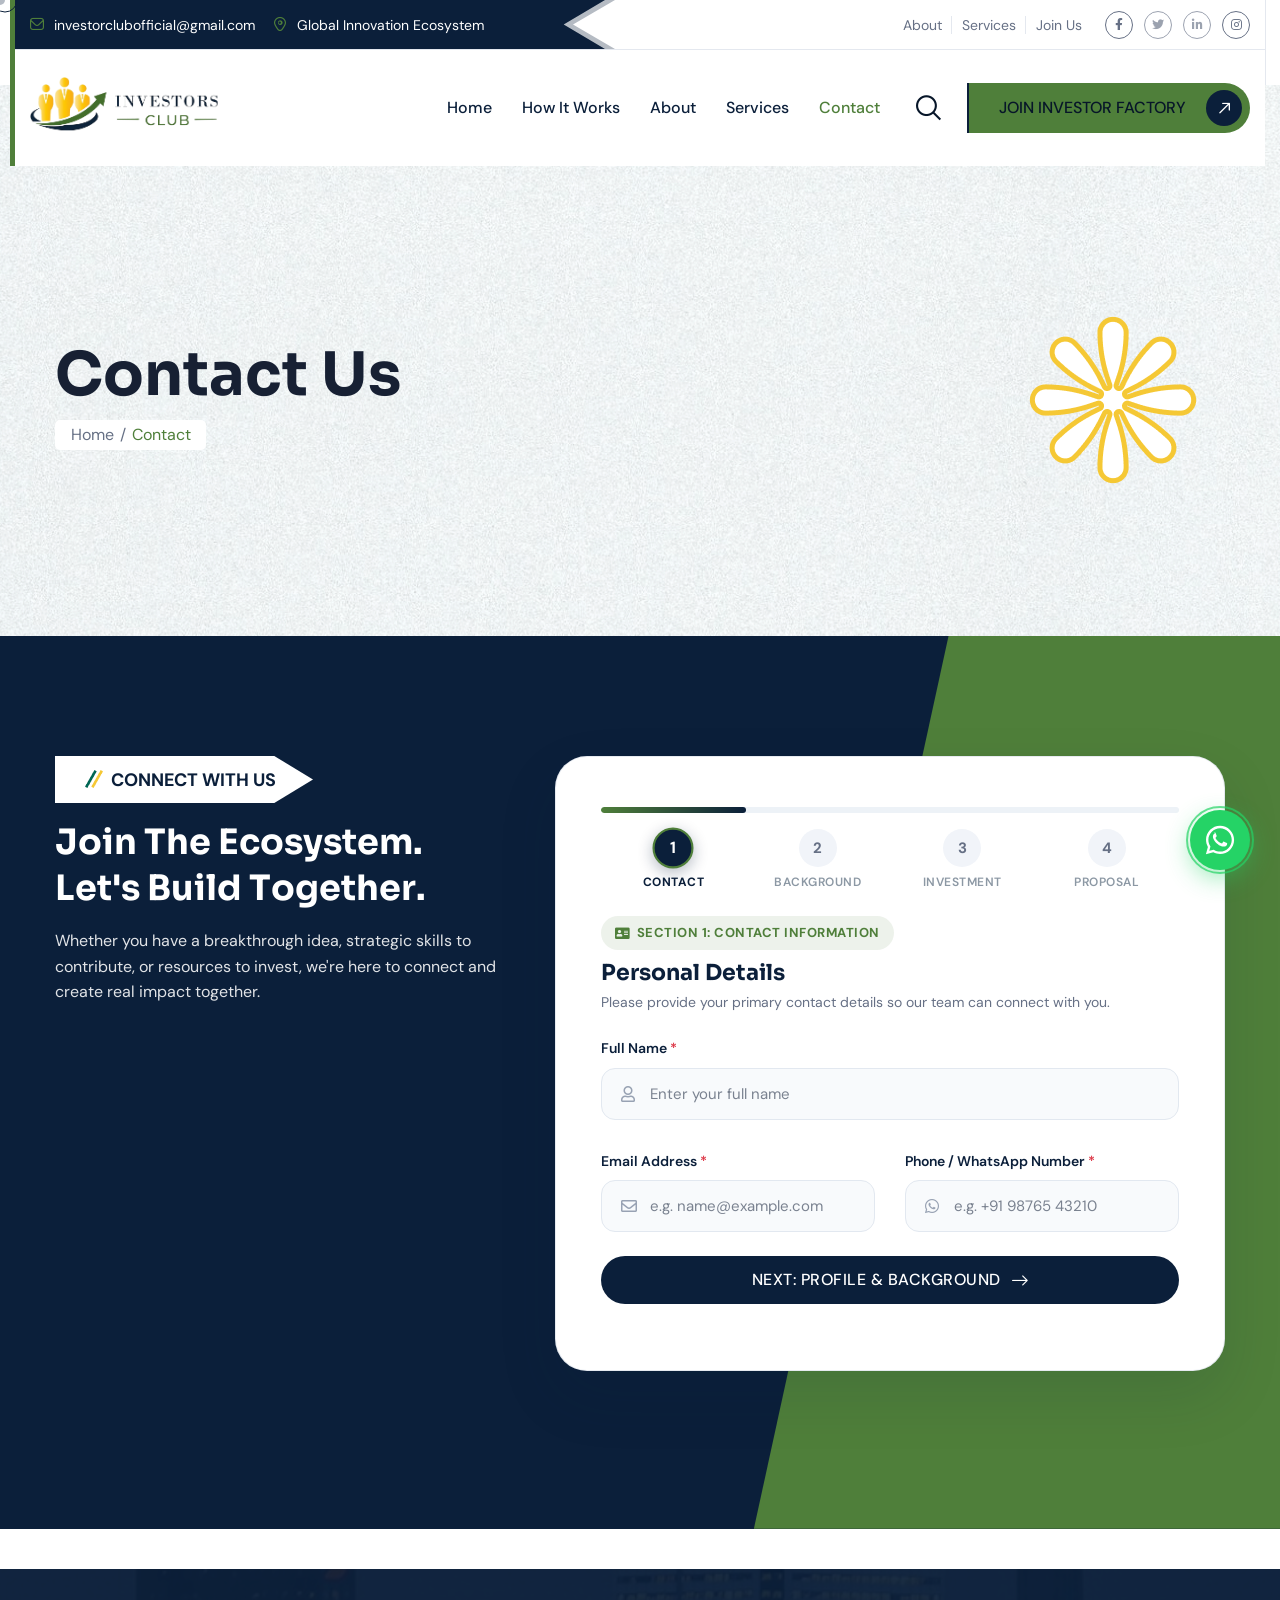
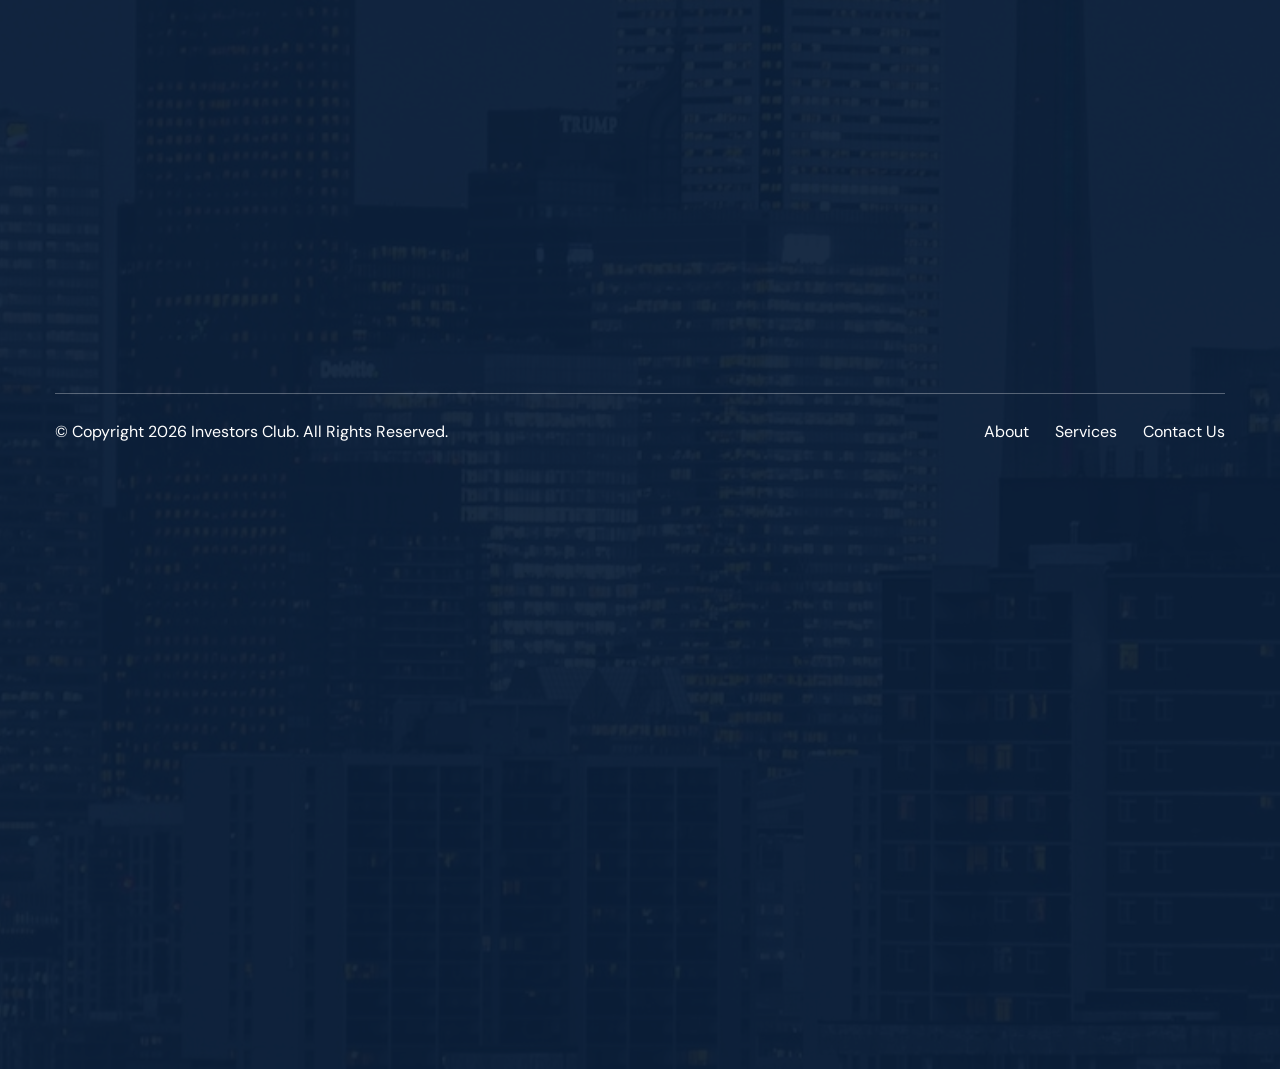
<file: contact.html>
<!DOCTYPE html>
<html lang="en">

<head>
    <meta charset="UTF-8" />
    <meta name="viewport" content="width=device-width, initial-scale=1.0" />
    <title>Contact Us || Investors Factory || Ecosystem for Ideas, Skills & Capital</title>
    <!-- favicons Icons -->
    <link rel="apple-touch-icon" sizes="180x180" href="assets/images/favicons/apple-touch-icon.png" />
    <link rel="icon" type="image/png" sizes="32x32" href="assets/images/favicons/favicon-32x32.png" />
    <link rel="icon" type="image/png" sizes="16x16" href="assets/images/favicons/favicon-16x16.png" />
    <link rel="manifest" href="assets/images/favicons/site.webmanifest" />
    <meta name="description" content="Investors Factory is a collaborative digital ecosystem connecting Ideas, Skills, Capital, and Resources to guide founders from dream to structured execution." />

    <!-- fonts -->
    <link rel="preconnect" href="https://fonts.googleapis.com">
    <link rel="preconnect" href="https://fonts.gstatic.com" crossorigin>
    <link href="https://fonts.googleapis.com/css2?family=DM+Sans:ital,opsz,wght@0,9..40,100..1000;1,9..40,100..1000&display=swap" rel="stylesheet">
    <link href="https://fonts.googleapis.com/css2?family=Sora:wght@100..800&display=swap" rel="stylesheet">

    <link rel="stylesheet" href="assets/vendors/bootstrap/css/bootstrap.min.css" />
    <link rel="stylesheet" href="assets/vendors/bootstrap-select/bootstrap-select.min.css" />
    <link rel="stylesheet" href="assets/vendors/aos/css/aos.css" />
    <link rel="stylesheet" href="assets/vendors/fontawesome/css/all.min.css" />
    <link rel="stylesheet" href="assets/vendors/jquery-ui/jquery-ui.css" />
    <link rel="stylesheet" href="assets/vendors/jarallax/jarallax.css" />
    <link rel="stylesheet" href="assets/vendors/jquery-magnific-popup/jquery.magnific-popup.css" />
    <link rel="stylesheet" href="assets/vendors/findox-icons/style.css" />
    <link rel="stylesheet" href="assets/vendors/slick/slick.css">
    <link rel="stylesheet" href="assets/vendors/owl-carousel/css/owl.carousel.min.css" />
    <link rel="stylesheet" href="assets/vendors/owl-carousel/css/owl.theme.default.min.css" />

    <!-- template styles -->
    <link rel="stylesheet" href="assets/css/findox.css" />
    <link rel="stylesheet" href="assets/css/multistep-form.css" />
</head>

<body class="custom-cursor">

    <div class="custom-cursor__cursor"></div>
    <div class="custom-cursor__cursor-two"></div>

    <div class="preloader">
        <div class="preloader__image" style="background-image: url(assets/images/loader.png);"></div>
    </div>
    <!-- /.preloader -->
    <div class="page-wrapper">
        <div class="header">
            <div class="topbar">
                <div class="container">
                    <div class="topbar__inner">
                        <ul class="topbar__info list-unstyled">
                            <li>
                                <span class="topbar__info__icon"><i class="icon-email"></i></span>
                                <span><a href="mailto:investorclubofficial@gmail.com">investorclubofficial@gmail.com</a></span>
                            </li>
                            <li>
                                <span class="topbar__info__icon"><i class="icon-location"></i></span>
                                <span><a href="https://www.google.com/maps">Global Innovation Ecosystem</a></span>
                            </li>
                        </ul><!-- /.topbar__info -->
                        <div class="topbar__right">
                            <ul class="topbar__pages list-unstyled">
                                <li><a href="about.html">About</a></li>
                                <li><a href="services.html">Services</a></li>
                                <li><a href="contact.html">Join Us</a></li>
                            </ul><!-- /.topbar__pages -->
                            <div class="social-links">
                                <a href="https://www.facebook.com/investorsclubofficial" target="_blank" rel="noopener noreferrer">
                                    <span class="social-links__icon">
                                        <i class="fab fa-facebook-f" aria-hidden="true"></i>
                                        <span class="sr-only">Facebook</span>
                                    </span>
                                </a>
                                <span class="social-links--static" aria-hidden="true" title="X (Twitter)">
                                    <span class="social-links__icon">
                                        <i class="fab fa-twitter" aria-hidden="true"></i>
                                        <span class="sr-only">X</span>
                                    </span>
                                </span>
                                <span class="social-links--static" aria-hidden="true" title="LinkedIn">
                                    <span class="social-links__icon">
                                        <i class="fab fa-linkedin-in" aria-hidden="true"></i>
                                        <span class="sr-only">Linkedin</span>
                                    </span>
                                </span>
                                <a href="https://www.instagram.com/investors_club_official?utm_source=ig_web_button_share_sheet&stkn=ZDNlZDc0MzIxNw==" target="_blank" rel="noopener noreferrer">
                                    <span class="social-links__icon">
                                        <i class="fab fa-instagram" aria-hidden="true"></i>
                                        <span class="sr-only">Instagram</span>
                                    </span>
                                </a>
                            </div><!-- /.social-links -->
                        </div><!-- /.topbar__right -->
                    </div><!-- /.topbar__inner -->
                </div><!-- /.container -->
            </div><!-- /.topbar -->
            <header class="main-header sticky-header sticky-header--normal">
                <div class="container">
                    <div class="main-header__inner">
                        <div class="main-header__logo logo-retina">
                            <a href="index.html">
                                <img src="assets/images/investors-club-dark.png" alt="Investors Club" height="54">
                            </a>
                        </div><!-- /.main-header__logo -->
                        <div class="main-header__right">
                            <nav class="main-header__nav main-menu">
                                <ul class="main-menu__list">
                                    <li>
                                        <a href="index.html">Home</a>
                                    </li>
                                    <li>
                                        <a href="index.html#ecosystem-journeys">How It Works</a>
                                    </li>
                                    <li>
                                        <a href="about.html">About</a>
                                    </li>
                                    <li>
                                        <a href="services.html">Services</a>
                                    </li>
                                    <li class="current">
                                        <a href="contact.html">Contact</a>
                                    </li>
                                </ul>
                            </nav><!-- /.main-header__nav -->
                            <div class="mobile-nav__btn mobile-nav__toggler">
                                <span></span>
                                <span></span>
                                <span></span>
                            </div><!-- /.mobile-nav__toggler -->
                            <a href="#" class="main-header__search search-toggler">
                                <i class="icon-search" aria-hidden="true"></i>
                                <span class="sr-only">Search</span>
                            </a><!-- /.main-header__search -->
                            <a href="contact.html" class="main-header__btn findox-btn">
                                <span class="findox-btn__text">Join Investor Factory</span>
                                <span class="findox-btn__icon-box"><span class="findox-btn__icon"><i class="icon-arrow-right-up"></i><i class="icon-arrow-right-up"></i></span></span>
                            </a><!-- /.main-header__btn -->
                        </div><!-- /.main-header__right -->
                    </div><!-- /.main-header__inner -->
                </div><!-- /.container -->
            </header><!-- /.main-header -->
        </div><!-- /.header -->

        <section class="page-header">
            <div class="page-header__bg" style="background-image: url(assets/images/shapes/page-header-bg.png);"></div><!-- /.page-header__bg -->
            <div class="container">
                <div class="row">
                    <div class="col-xxl-10 col-xl-9 page-header__col">
                        <div class="page-header__content">
                            <h2 class="page-header__title" data-aos="fade-left" data-aos-anchor-placement="top-bottom" data-aos-duration="1300">Contact Us</h2>
                            <ul class="findox-breadcrumb list-unstyled" data-aos="fade-right" data-aos-anchor-placement="top-bottom" data-aos-duration="1300" data-aos-delay="100">
                                <li><a href="index.html">Home</a></li>
                                <li><span>Contact</span></li>
                            </ul><!-- /.findox-breadcrumb list-unstyled -->
                        </div><!-- /.page-header__content -->
                    </div><!-- /.col-xxl-10 -->
                </div><!-- /.row -->
            </div><!-- /.container -->
            <div class="page-header__image">
                <div class="page-header__image__main" style="background-image: url(assets/images/resources/page-header-1-1.jpg);"></div>
            </div><!-- /.page-header__image -->
            <img src="assets/images/shapes/page-header-shape-1-1.png" alt="shape" class="page-header__shape">
        </section><!-- /.page-header -->

        <section class="contact-one contact-one--page section-space">
            <div class="contact-one__bg">
                <img src="assets/images/shapes/contact-shape-1-2.png" alt="shape" class="contact-one__bg__shape">
            </div><!-- /.contact-one__bg -->
            <div class="container">
                <div class="row gutter-y-40">
                    <div class="col-xl-5 col-lg-6">
                        <div class="contact-one__content">
                            <div class="sec-title">
                                <div class="sec-title__top" style='--tagline-bg: #FFFFFF' data-aos="fade-up" data-aos-anchor-placement="top-bottom" data-aos-duration="1500">
                                    <img src="assets/images/shapes/sec-title-shape-1-1.png" alt="shape" class="sec-title__shape">
                                    <p class="sec-title__tagline">Connect With Us</p>
                                </div><!-- /.sec-title__top -->
                                <h2 class="sec-title__title" style='--title-color: #FFFFFF'>Join The Ecosystem. <br> Let's Build Together.</h2><!-- /.sec-title__title -->
                                <p class="contact-one__desc mt-3">Whether you have a breakthrough idea, strategic skills to contribute, or resources to invest, we're here to connect and create real impact together.</p>
                            </div><!-- /.sec-title -->
                            <ul class="contact-one__info list-unstyled">
                                <li data-aos="fade-right" data-aos-anchor-placement="top-bottom" data-aos-duration="1300">
                                    <div class="contact-one__info__inner">
                                        <span class="contact-one__info__icon"><i class="icon-phone-call"></i></span>
                                        <div class="contact-one__info__content">
                                            <h4 class="contact-one__info__title">Direct Inquiries</h4>
                                            <a href="tel:+919347056493" class="contact-one__info__text">+91 93470 56493</a>
                                        </div>
                                    </div><!-- /.contact-one__info__inner -->
                                </li>
                                <li data-aos="fade-left" data-aos-anchor-placement="top-bottom" data-aos-duration="1300">
                                    <div class="contact-one__info__inner">
                                        <span class="contact-one__info__icon"><i class="icon-mail"></i></span>
                                        <div class="contact-one__info__content">
                                            <h4 class="contact-one__info__title">Send Us Email</h4>
                                            <a href="mailto:investorclubofficial@gmail.com" class="contact-one__info__text">investorclubofficial@gmail.com</a>
                                        </div>
                                    </div><!-- /.contact-one__info__inner -->
                                </li>
                                <li data-aos="fade-right" data-aos-anchor-placement="top-bottom" data-aos-duration="1300">
                                    <div class="contact-one__info__inner">
                                        <span class="contact-one__info__icon"><i class="icon-round-arrow"></i></span>
                                        <div class="contact-one__info__content">
                                            <h4 class="contact-one__info__title">Global Hub</h4>
                                            <a href="https://www.google.com/maps" class="contact-one__info__text">Innovation & Financial District</a>
                                        </div>
                                    </div><!-- /.contact-one__info__inner -->
                                </li>
                            </ul><!-- /.contact-one__info -->
                        </div><!-- /.contact-one__content -->
                    </div><!-- /.col-xl-5 -->
                    <div class="col-xl-7 col-lg-6" data-aos="fade-up" data-aos-anchor-placement="top-bottom" data-aos-duration="1300">
                        <div class="contact-one__form contact-multistep-container">
                            <!-- Multi-step Progress Tracker -->
                            <div class="step-progress-wrapper mb-4">
                                <div class="step-progress-bar">
                                    <div class="step-progress-fill" id="stepProgressFill" style="width: 25%;"></div>
                                </div>
                                <div class="step-progress-indicators d-flex justify-content-between mt-3">
                                    <div class="step-indicator active" data-step="1">
                                        <div class="step-indicator__circle">1</div>
                                        <div class="step-indicator__label">Contact</div>
                                    </div>
                                    <div class="step-indicator" data-step="2">
                                        <div class="step-indicator__circle">2</div>
                                        <div class="step-indicator__label">Background</div>
                                    </div>
                                    <div class="step-indicator" data-step="3">
                                        <div class="step-indicator__circle">3</div>
                                        <div class="step-indicator__label">Investment</div>
                                    </div>
                                    <div class="step-indicator" data-step="4">
                                        <div class="step-indicator__circle">4</div>
                                        <div class="step-indicator__label">Proposal</div>
                                    </div>
                                </div>
                            </div>

                            <iframe name="formSubmitSink" id="formSubmitSink" style="display:none; width:0; height:0; border:0;"></iframe>
                            <form action="https://formsubmit.co/saisrinivasdasari2003@gmail.com" method="POST" enctype="multipart/form-data" target="formSubmitSink" class="form-one" id="multiStepContactForm">
                                <input type="hidden" name="_subject" id="formSubject" value="New Collaboration & Investment Profile Submission - Investors Club">
                                <input type="hidden" name="_template" value="table">
                                <input type="hidden" name="_captcha" value="false">
                                <input type="hidden" name="Full_Summary" id="formFullSummary" value="">
                                
                                <!-- Page 1: Personal Details (Section 1: Contact Information) -->
                                <div class="form-step-card active" id="formCard1">
                                    <div class="step-card__header mb-4">
                                        <div class="step-card__badge"><i class="fas fa-address-card"></i> Section 1: Contact Information</div>
                                        <h3 class="step-card__title">Personal Details</h3>
                                        <p class="step-card__subtitle">Please provide your primary contact details so our team can connect with you.</p>
                                    </div>
                                    <div class="form-one__group">
                                        <div class="form-one__control form-one__control--full">
                                            <label class="form-label-custom">Full Name <span class="text-danger">*</span></label>
                                            <div class="input-with-icon">
                                                <i class="far fa-user input-icon"></i>
                                                <input type="text" name="name" id="userName" placeholder="Enter your full name" required>
                                            </div>
                                        </div>
                                        <div class="form-one__control">
                                            <label class="form-label-custom">Email Address <span class="text-danger">*</span></label>
                                            <div class="input-with-icon">
                                                <i class="far fa-envelope input-icon"></i>
                                                <input type="email" name="email" id="userEmail" placeholder="e.g. name@example.com" required>
                                            </div>
                                        </div>
                                        <div class="form-one__control">
                                            <label class="form-label-custom">Phone / WhatsApp Number <span class="text-danger">*</span></label>
                                            <div class="input-with-icon">
                                                <i class="fab fa-whatsapp input-icon"></i>
                                                <input type="tel" name="phone" id="userPhone" placeholder="e.g. +91 98765 43210" required>
                                            </div>
                                        </div>
                                    </div>
                                    <div class="step-actions mt-4 d-flex justify-content-end">
                                        <button type="button" class="findox-btn findox-btn--base btn-next-step" data-next="2">
                                            <span class="findox-btn__text">Next: Profile & Background</span>
                                            <span class="findox-btn__icon"><i class="icon-arrow-right-2"></i><i class="icon-arrow-right-2"></i></span>
                                        </button>
                                    </div>
                                </div>

                                <!-- Page 2: Profile & Background (Section 2: Background & Demographics) -->
                                <div class="form-step-card" id="formCard2">
                                    <div class="step-card__header mb-4">
                                        <div class="step-card__badge"><i class="fas fa-user-graduate"></i> Section 2: Background & Demographics</div>
                                        <h3 class="step-card__title">Profile & Background</h3>
                                        <p class="step-card__subtitle">Share your demographic details and academic background.</p>
                                    </div>
                                    <div class="form-one__group">
                                        <div class="form-one__control form-one__control--full">
                                            <label class="form-label-custom">Age <span class="text-danger">*</span></label>
                                            <div class="input-with-icon">
                                                <i class="fas fa-calendar-alt input-icon"></i>
                                                <input type="number" name="age" id="userAge" min="18" max="100" step="1" placeholder="Enter your age (whole number, e.g. 28)" required>
                                            </div>
                                        </div>
                                        <div class="form-one__control form-one__control--full">
                                            <label class="form-label-custom">Highest Educational Qualification <span class="text-danger">*</span></label>
                                            <div class="custom-select-wrapper">
                                                <select class="custom-form-select" name="highest_qualification" id="userQualification" required>
                                                    <option value="" disabled selected>Select highest educational qualification</option>
                                                    <option value="High School / Diploma">High School / Diploma</option>
                                                    <option value="Bachelor's Degree">Bachelor’s Degree</option>
                                                    <option value="Master's Degree / Post Graduation">Master’s Degree / Post Graduation</option>
                                                    <option value="Professional Certification (CA, CMA, CS, etc.)">Professional Certification (CA, CMA, CS, etc.)</option>
                                                    <option value="Other">Other</option>
                                                </select>
                                            </div>
                                        </div>
                                        <div class="form-one__control form-one__control--full d-none" id="otherQualificationWrapper">
                                            <label class="form-label-custom">Please specify your qualification <span class="text-danger">*</span></label>
                                            <div class="input-with-icon">
                                                <i class="fas fa-edit input-icon"></i>
                                                <input type="text" name="other_qualification" id="userOtherQualification" placeholder="Enter your qualification">
                                            </div>
                                        </div>
                                    </div>
                                    <div class="step-actions mt-4 d-flex justify-content-between align-items-center">
                                        <button type="button" class="btn-prev-step" data-prev="1">
                                            <i class="fas fa-arrow-left me-2"></i> Back
                                        </button>
                                        <button type="button" class="findox-btn findox-btn--base btn-next-step" data-next="3">
                                            <span class="findox-btn__text">Next: Investment Profile</span>
                                            <span class="findox-btn__icon"><i class="icon-arrow-right-2"></i><i class="icon-arrow-right-2"></i></span>
                                        </button>
                                    </div>
                                </div>

                                <!-- Page 3: Collaboration & Investment Profile (Section 3: Investment & Value Contribution) -->
                                <div class="form-step-card" id="formCard3">
                                    <div class="step-card__header mb-4">
                                        <div class="step-card__badge"><i class="fas fa-hand-holding-usd"></i> Section 3: Investment & Value Contribution</div>
                                        <h3 class="step-card__title">Collaboration & Investment Profile</h3>
                                        <p class="step-card__subtitle">Define how you aim to contribute, engagement style, and financial scope.</p>
                                    </div>
                                    
                                    <!-- Checkboxes: Contribution Modes -->
                                    <div class="form-group-block mb-4">
                                        <label class="form-label-custom mb-2">How do you plan to invest / contribute? <span class="text-danger">*</span> <small class="text-muted font-weight-normal">(Select all that apply)</small></label>
                                        <div class="checkbox-options-grid" id="contributionCheckboxGroup">
                                            <label class="custom-checkbox-card">
                                                <input type="checkbox" name="contribution_modes[]" value="Financial Capital (Money)">
                                                <span class="checkbox-indicator"></span>
                                                <span class="checkbox-label-text">
                                                    <strong>Financial Capital (Money)</strong>
                                                    <small class="text-muted d-block">Deploy funds into high-potential ventures</small>
                                                </span>
                                            </label>
                                            <label class="custom-checkbox-card">
                                                <input type="checkbox" name="contribution_modes[]" value="Technical / Professional Skill">
                                                <span class="checkbox-indicator"></span>
                                                <span class="checkbox-label-text">
                                                    <strong>Technical / Professional Skill</strong>
                                                    <small class="text-muted d-block">Engineering, architecture, tech leadership</small>
                                                </span>
                                            </label>
                                            <label class="custom-checkbox-card">
                                                <input type="checkbox" name="contribution_modes[]" value="Strategic Ideology / Domain Knowledge">
                                                <span class="checkbox-indicator"></span>
                                                <span class="checkbox-label-text">
                                                    <strong>Strategic Ideology / Domain Knowledge</strong>
                                                    <small class="text-muted d-block">Industry expertise, strategy, advisory</small>
                                                </span>
                                            </label>
                                            <label class="custom-checkbox-card">
                                                <input type="checkbox" name="contribution_modes[]" value="Time & Operational Involvement">
                                                <span class="checkbox-indicator"></span>
                                                <span class="checkbox-label-text">
                                                    <strong>Time & Operational Involvement</strong>
                                                    <small class="text-muted d-block">Hands-on day-to-day operations & execution</small>
                                                </span>
                                            </label>
                                            <label class="custom-checkbox-card">
                                                <input type="checkbox" name="contribution_modes[]" value="Other" id="checkContributionOther">
                                                <span class="checkbox-indicator"></span>
                                                <span class="checkbox-label-text">
                                                    <strong>Other Contribution</strong>
                                                    <small class="text-muted d-block">Custom resources or partnership models</small>
                                                </span>
                                            </label>
                                        </div>
                                        <div class="mt-2 d-none" id="contributionOtherInputWrapper">
                                            <input type="text" name="contribution_other_text" id="contributionOtherText" class="form-control-custom" placeholder="Specify other way you plan to contribute">
                                        </div>
                                    </div>

                                    <!-- Radio: Preferred Engagement Mode -->
                                    <div class="form-group-block mb-4">
                                        <label class="form-label-custom mb-2">Preferred Engagement Mode <span class="text-danger">*</span></label>
                                        <div class="radio-pills-grid" id="engagementModeGroup">
                                            <label class="custom-radio-card">
                                                <input type="radio" name="engagement_mode" value="Full-Time" required>
                                                <span class="radio-card-content">
                                                    <i class="fas fa-briefcase radio-icon"></i>
                                                    <span class="radio-title">Full-Time</span>
                                                </span>
                                            </label>
                                            <label class="custom-radio-card">
                                                <input type="radio" name="engagement_mode" value="Part-Time">
                                                <span class="radio-card-content">
                                                    <i class="fas fa-clock radio-icon"></i>
                                                    <span class="radio-title">Part-Time</span>
                                                </span>
                                            </label>
                                            <label class="custom-radio-card">
                                                <input type="radio" name="engagement_mode" value="Strategic Advisory / Silent Partner">
                                                <span class="radio-card-content">
                                                    <i class="fas fa-chess-knight radio-icon"></i>
                                                    <span class="radio-title">Strategic Advisory / Silent Partner</span>
                                                </span>
                                            </label>
                                        </div>
                                    </div>

                                    <!-- Paragraph: Prior Business & Management Experience -->
                                    <div class="form-one__group mb-4">
                                        <div class="form-one__control form-one__control--full">
                                            <label class="form-label-custom">Prior Business & Management Experience <span class="text-danger">*</span></label>
                                            <p class="form-field-prompt">Briefly describe any past or current businesses, projects, or professional leadership roles.</p>
                                            <div class="textarea-wrapper">
                                                <textarea name="prior_experience" id="userPriorExperience" rows="3" placeholder="Share your entrepreneurial ventures, key achievements, or team leadership history..." required></textarea>
                                            </div>
                                        </div>
                                    </div>

                                    <!-- Radio / Select: Investment Capability / Range -->
                                    <div class="form-group-block">
                                        <label class="form-label-custom mb-2">Investment Capability / Range <span class="text-danger">*</span></label>
                                        <div class="investment-tier-grid" id="investmentRangeGroup">
                                            <label class="investment-tier-item">
                                                <input type="radio" name="investment_range" value="Under ₹5 Lakhs" required>
                                                <span class="tier-box">Under ₹5 Lakhs</span>
                                            </label>
                                            <label class="investment-tier-item">
                                                <input type="radio" name="investment_range" value="₹5 Lakhs – ₹15 Lakhs">
                                                <span class="tier-box">₹5 Lakhs – ₹15 Lakhs</span>
                                            </label>
                                            <label class="investment-tier-item">
                                                <input type="radio" name="investment_range" value="₹15 Lakhs – ₹50 Lakhs">
                                                <span class="tier-box">₹15 Lakhs – ₹50 Lakhs</span>
                                            </label>
                                            <label class="investment-tier-item">
                                                <input type="radio" name="investment_range" value="₹50 Lakhs – ₹1 Crore">
                                                <span class="tier-box">₹50 Lakhs – ₹1 Crore</span>
                                            </label>
                                            <label class="investment-tier-item">
                                                <input type="radio" name="investment_range" value="₹1 Crore+">
                                                <span class="tier-box">₹1 Crore+</span>
                                            </label>
                                            <label class="investment-tier-item">
                                                <input type="radio" name="investment_range" value="Skill / Sweat Equity Only">
                                                <span class="tier-box">Skill / Sweat Equity Only</span>
                                            </label>
                                        </div>
                                    </div>

                                    <div class="step-actions mt-4 d-flex justify-content-between align-items-center">
                                        <button type="button" class="btn-prev-step" data-prev="2">
                                            <i class="fas fa-arrow-left me-2"></i> Back
                                        </button>
                                        <button type="button" class="findox-btn findox-btn--base btn-next-step" data-next="4">
                                            <span class="findox-btn__text">Next: Business Proposal</span>
                                            <span class="findox-btn__icon"><i class="icon-arrow-right-2"></i><i class="icon-arrow-right-2"></i></span>
                                        </button>
                                    </div>
                                </div>

                                <!-- Page 4: Business Proposal & Ideas (Section 4: Business Concepts & Proposals) -->
                                <div class="form-step-card" id="formCard4">
                                    <div class="step-card__header mb-4">
                                        <div class="step-card__badge"><i class="fas fa-lightbulb"></i> Section 4: Business Concepts & Proposals</div>
                                        <h3 class="step-card__title">Business Proposal & Ideas</h3>
                                        <p class="step-card__subtitle">Present your concept or upload supporting decks and plans for our committee.</p>
                                    </div>
                                    <div class="form-one__group">
                                        <div class="form-one__control form-one__control--full">
                                            <label class="form-label-custom">Business Idea Overview / Concept Description <small class="text-muted font-weight-normal">(Optional)</small></label>
                                            <p class="form-field-prompt">Outline your business concept, target market, or the problem it solves.</p>
                                            <div class="textarea-wrapper">
                                                <textarea name="business_idea_description" id="ideaDesc" rows="4" placeholder="Describe the market opportunity, solution, customer profile, and current execution status..."></textarea>
                                            </div>
                                        </div>
                                        <div class="form-one__control form-one__control--full">
                                            <label class="form-label-custom">Attach Pitch Deck, Business Plan, or Resume (PPT / PDF) <small class="text-muted font-weight-normal">(Optional)</small></label>
                                            <div class="file-upload-box" id="fileUploadContainer">
                                                <input type="file" name="attachment" id="proposalFileInput" accept=".pdf,.ppt,.pptx,application/pdf,application/vnd.ms-powerpoint,application/vnd.openxmlformats-officedocument.presentationml.presentation" class="d-none">
                                                <div class="file-upload-content text-center" id="fileDropZone">
                                                    <div class="file-upload-icon mb-2">
                                                        <i class="fas fa-cloud-upload-alt fa-2x"></i>
                                                    </div>
                                                    <p class="file-upload-prompt mb-1 font-weight-bold">Click to browse or drag & drop files</p>
                                                    <p class="file-upload-hints text-muted small mb-0">Allowed types: PDF, Presentation (PPT / PPTX) • Up to 25 MB</p>
                                                    <div class="file-selected-badge mt-2 d-none" id="fileSelectedBadge">
                                                        <i class="fas fa-file-alt text-success me-2"></i><span id="fileNameDisplay">file.pdf</span>
                                                        <button type="button" class="btn-remove-file ms-2" id="btnRemoveFile" title="Remove file">&times;</button>
                                                    </div>
                                                </div>
                                            </div>
                                        </div>
                                    </div>
                                    <div class="step-actions mt-4 d-flex justify-content-between align-items-center">
                                        <button type="button" class="btn-prev-step" data-prev="3">
                                            <i class="fas fa-arrow-left me-2"></i> Back
                                        </button>
                                        <button type="submit" class="findox-btn findox-btn--base" id="submitMultiStepForm">
                                            <span class="findox-btn__text">SUBMIT PROPOSAL</span>
                                            <span class="findox-btn__icon"><i class="icon-arrow-right-2"></i><i class="icon-arrow-right-2"></i></span>
                                        </button>
                                    </div>
                                </div>

                            </form>
                            <div class="result mt-3"></div>
                        </div><!-- /.contact-one__form -->
                    </div><!-- /.col-xl-7 -->
                </div><!-- /.row -->
            </div><!-- /.container -->
            <img src="assets/images/resources/contact-1-1.png" alt="contact" class="contact-one__image">
        </section><!-- /.contact-one -->

        <!-- Section Separator to prevent contact content from merging with footer -->
        <div class="contact-footer-spacer"></div>

        <footer class="main-footer">
            <div class="main-footer__bg" style="background-image: url(assets/images/backgrounds/footer-bg.jpg);"></div>
            <div class="main-footer__top">
                <div class="container">
                    <div class="row gutter-y-40">
                        <div class="col-xl-4 col-lg-5 col-md-7" data-aos="fade-up" data-aos-anchor-placement="top-bottom" data-aos-duration="1300" data-aos-delay="100">
                            <div class="footer-widget footer-widget--about">
                                <a href="index.html" class="footer-widget__logo logo-retina">
                                    <img src="assets/images/investors-club-light.png" alt="Investors Club" height="56">
                                </a>
                                <p class="footer-widget__text mt-20">
                                    Connecting Ideas, Skills, Capital, and Collaboration. Building the ecosystem that turns possibilities into execution.
                                </p>
                                <div class="social-links">
                                    <a href="https://www.facebook.com/investorsclubofficial" target="_blank" rel="noopener noreferrer" aria-label="Facebook">
                                        <span class="social-links__icon"><i class="fab fa-facebook-f" aria-hidden="true"></i></span>
                                    </a>
                                    <span class="social-links--static" aria-hidden="true" title="X (Twitter)">
                                        <span class="social-links__icon"><i class="fab fa-twitter" aria-hidden="true"></i></span>
                                    </span>
                                    <span class="social-links--static" aria-hidden="true" title="LinkedIn">
                                        <span class="social-links__icon"><i class="fab fa-linkedin-in" aria-hidden="true"></i></span>
                                    </span>
                                    <a href="https://www.instagram.com/investors_club_official?utm_source=ig_web_button_share_sheet&stkn=ZDNlZDc0MzIxNw==" target="_blank" rel="noopener noreferrer" aria-label="Instagram">
                                        <span class="social-links__icon"><i class="fab fa-instagram" aria-hidden="true"></i></span>
                                    </a>
                                </div>
                            </div>
                        </div>
                        <div class="col-xl-2 col-lg-3 col-md-5 col-sm-6" data-aos="fade-up" data-aos-anchor-placement="top-bottom" data-aos-duration="1300" data-aos-delay="200">
                            <div class="footer-widget footer-widget--links">
                                <h2 class="footer-widget__title">Navigation</h2>
                                <ul class="list-unstyled footer-widget__links">
                                    <li><a href="index.html">Home</a></li>
                                    <li><a href="about.html">About Ecosystem</a></li>
                                    <li><a href="services.html">Ecosystem Pillars</a></li>
                                    <li><a href="contact.html">Contact Us</a></li>
                                    <li><a href="404.html">404 Page</a></li>
                                </ul>
                            </div>
                        </div>
                        <div class="col-xl-3 col-lg-4 col-md-6 col-sm-6" data-aos="fade-up" data-aos-anchor-placement="top-bottom" data-aos-duration="1300" data-aos-delay="300">
                            <div class="footer-widget footer-widget--links">
                                <h2 class="footer-widget__title">Ecosystem</h2>
                                <ul class="list-unstyled footer-widget__links">
                                    <li><a href="services.html">For Ideators & Founders</a></li>
                                    <li><a href="services.html">For Skilled Professionals</a></li>
                                    <li><a href="services.html">For Investors & Mentors</a></li>
                                    <li><a href="services.html">For Organizations</a></li>
                                    <li><a href="contact.html">Submit an Idea</a></li>
                                </ul>
                            </div>
                        </div>
                        <div class="col-xl-3 col-lg-6 col-md-6" data-aos="fade-up" data-aos-anchor-placement="top-bottom" data-aos-duration="1300" data-aos-delay="400">
                            <div class="footer-widget footer-widget--links">
                                <h2 class="footer-widget__title">Get Connected</h2>
                                <p style="color: var(--findox-text); font-size: 15px; margin-bottom: 15px;">Have an idea, skill, or capital to contribute? Let's build together.</p>
                                <a href="contact.html" class="findox-btn findox-btn--base" style="padding: 12px 24px; font-size: 14px;">
                                    <span class="findox-btn__text">Join Investors Factory</span>
                                </a>
                            </div>
                        </div>
                    </div>
                </div>
            </div>
            <div class="main-footer__bottom">
                <div class="container">
                    <div class="main-footer__bottom__inner">
                        <p class="main-footer__copyright">&copy; Copyright <span class="dynamic-year"></span> Investors Club. All Rights Reserved.</p>
                        <ul class="main-footer__page list-unstyled">
                            <li><a href="about.html">About</a></li>
                            <li><a href="services.html">Services</a></li>
                            <li><a href="contact.html">Contact Us</a></li>
                        </ul><!-- /.main-footer__page -->
                    </div><!-- /.main-footer__inner -->
                </div><!-- /.container -->
            </div><!-- /.main-footer__bottom -->
            <img src="assets/images/shapes/footer-shape-2-1.png" alt="shape" class="main-footer__shape-1">
            <img src="assets/images/shapes/footer-shape-2-2.png" alt="shape" class="main-footer__shape-2">
        </footer><!-- /.main-footer -->

    </div><!-- /.page-wrapper -->

    <div class="mobile-nav__wrapper">
        <div class="mobile-nav__overlay mobile-nav__toggler"></div><!-- /.mobile-nav__overlay -->
        <div class="mobile-nav__content">
            <span class="mobile-nav__close mobile-nav__toggler"><i class="icon-close"></i></span>
            <div class="logo-box">
                <a href="index.html" aria-label="logo image">
                    <img src="assets/images/investors-club-light.png" height="52" alt="Investors Club" />
                </a>
            </div><!-- /.logo-box -->
            <div class="mobile-nav__container"></div><!-- /.mobile-nav__container -->
            <ul class="mobile-nav__contact list-unstyled">
                <li>
                    <span class="mobile-nav__contact__icon"><i class="fa fa-envelope"></i></span>
                    <a href="mailto:investorclubofficial@gmail.com">investorclubofficial@gmail.com</a>
                </li>
                <li>
                    <span class="mobile-nav__contact__icon"><i class="fa fa-phone-alt"></i></span>
                    <a href="tel:+919347056493">+91 93470 56493</a>
                </li>
            </ul><!-- /.mobile-nav__contact -->
            <div class="social-links">
                <a href="https://www.facebook.com/investorsclubofficial" target="_blank" rel="noopener noreferrer">
                    <span class="social-links__icon">
                        <i class="fab fa-facebook-f" aria-hidden="true"></i>
                        <span class="sr-only">Facebook</span>
                    </span>
                </a>
                <span class="social-links--static" aria-hidden="true" title="X (Twitter)">
                    <span class="social-links__icon">
                        <i class="fab fa-twitter" aria-hidden="true"></i>
                        <span class="sr-only">X</span>
                    </span>
                </span>
                <span class="social-links--static" aria-hidden="true" title="LinkedIn">
                    <span class="social-links__icon">
                        <i class="fab fa-linkedin-in" aria-hidden="true"></i>
                        <span class="sr-only">Linkedin</span>
                    </span>
                </span>
                <a href="https://www.instagram.com/investors_club_official?utm_source=ig_web_button_share_sheet&stkn=ZDNlZDc0MzIxNw==" target="_blank" rel="noopener noreferrer">
                    <span class="social-links__icon">
                        <i class="fab fa-instagram" aria-hidden="true"></i>
                        <span class="sr-only">Instagram</span>
                    </span>
                </a>
            </div><!-- /.social-links -->
        </div><!-- /.mobile-nav__content -->
    </div><!-- /.mobile-nav__wrapper -->
    <div class="search-popup">
        <div class="search-popup__overlay search-toggler"></div><!-- /.search-popup__overlay -->
        <div class="search-popup__content">
            <form role="search" method="get" class="search-popup__form" action="#">
                <input type="text" id="search" placeholder="Search Here..." />
                <button type="submit" aria-label="search submit" class="findox-btn findox-btn--base">
                    <i class="icon-search"></i>
                </button>
            </form>
        </div><!-- /.search-popup__content -->
    </div><!-- /.search-popup -->

    <a href="#" data-target="html" class="scroll-to-target scroll-to-top">
        <span class="scroll-to-top__text">back top</span>
        <span class="scroll-to-top__wrapper"><span class="scroll-to-top__inner"></span></span>
    </a>

    <!-- Floating WhatsApp Button -->
    <a href="https://api.whatsapp.com/send?text=Hi%20Investors%20Club%2C%20I%20would%20like%20to%20connect%20with%20you!" target="_blank" rel="noopener noreferrer" class="floating-whatsapp" aria-label="Chat with us on WhatsApp">
        <svg viewBox="0 0 24 24" width="32" height="32" fill="currentColor">
            <path d="M12.04 2C6.58 2 2.13 6.45 2.13 11.91C2.13 13.66 2.59 15.36 3.45 16.86L2.05 22L7.3 20.62C8.75 21.41 10.38 21.83 12.04 21.83C17.5 21.83 21.95 17.38 21.95 11.92C21.95 9.27 20.92 6.78 19.05 4.91C17.18 3.03 14.69 2 12.04 2M12.05 3.67C14.25 3.67 16.31 4.53 17.87 6.09C19.42 7.65 20.28 9.72 20.28 11.92C20.28 16.46 16.58 20.15 12.04 20.15C10.56 20.15 9.11 19.76 7.85 19L7.55 18.83L4.43 19.65L5.26 16.61L5.06 16.29C4.24 15 3.8 13.47 3.8 11.91C3.81 7.37 7.5 3.67 12.05 3.67M8.53 7.33C8.37 7.33 8.1 7.39 7.87 7.64C7.65 7.89 7 8.5 7 9.71C7 10.93 7.89 12.1 8.01 12.27C8.14 12.44 9.76 14.94 12.25 16C12.84 16.27 13.3 16.42 13.66 16.53C14.25 16.72 14.79 16.69 15.22 16.63C15.7 16.56 16.68 16.03 16.89 15.45C17.1 14.87 17.1 14.38 17.04 14.27C16.97 14.17 16.81 14.11 16.56 13.99C16.32 13.86 15.12 13.27 14.9 13.19C14.67 13.11 14.51 13.07 14.35 13.31C14.19 13.55 13.72 14.11 13.58 14.27C13.44 14.44 13.3 14.46 13.06 14.34C12.82 14.21 11.8 13.88 10.6 12.81C9.66 11.97 9.03 10.94 8.91 10.7C8.79 10.46 8.9 10.32 9.02 10.2C9.13 10.09 9.27 9.91 9.4 9.76C9.53 9.61 9.57 9.5 9.65 9.34C9.74 9.18 9.69 9.04 9.63 8.92C9.57 8.8 9.09 7.62 8.88 7.13C8.69 6.65 8.49 6.72 8.34 6.71C8.2 6.71 8.03 6.71 7.87 6.71L8.53 7.33Z"/>
        </svg>
        <span class="floating-whatsapp__tooltip">Chat with us on WhatsApp</span>
    </a>


    <script src="assets/vendors/jquery/jquery-3.7.1.min.js"></script>
    <script src="assets/vendors/bootstrap/js/bootstrap.bundle.min.js"></script>
    <script src="assets/vendors/bootstrap-select/bootstrap-select.min.js"></script>
    <script src="assets/vendors/jarallax/jarallax.min.js"></script>
    <script src="assets/vendors/jquery-ui/jquery-ui.js"></script>
    <script src="assets/vendors/jquery-ajaxchimp/jquery.ajaxchimp.min.js"></script>
    <script src="assets/vendors/jquery-appear/jquery.appear.min.js"></script>
    <script src="assets/vendors/jquery-circle-progress/jquery.circle-progress.min.js"></script>
    <script src="assets/vendors/jquery-magnific-popup/jquery.magnific-popup.min.js"></script>
    <script src="assets/vendors/jquery-validate/jquery.validate.min.js"></script>
    <script src="assets/vendors/wnumb/wNumb.min.js"></script>
    <script src="assets/vendors/owl-carousel/js/owl.carousel.min.js"></script>
    <script src="assets/vendors/owl-carousel/js/owlcarousel2-filter.min.js"></script>
    <script src="assets/vendors/aos/js/aos.js"></script>
    <script src="assets/vendors/imagesloaded/imagesloaded.min.js"></script>
    <script src="assets/vendors/isotope/isotope.js"></script>
    <script src="assets/vendors/slick/slick.min.js"></script>
    <script src="assets/vendors/chart/chart.js"></script>

    <!-- gsap js -->
    <script src="assets/vendors/gsap/gsap.js"></script>
    <script src="assets/vendors/gsap/scrolltrigger.min.js"></script>
    <script src="assets/vendors/gsap/splittext.min.js"></script>
    <script src="assets/vendors/gsap/findox-split.js"></script>

    <!-- template js -->
    <script src="assets/js/findox.js"></script>
    <script src="assets/js/multistep-form.js"></script>
</body>

</html>
</file>
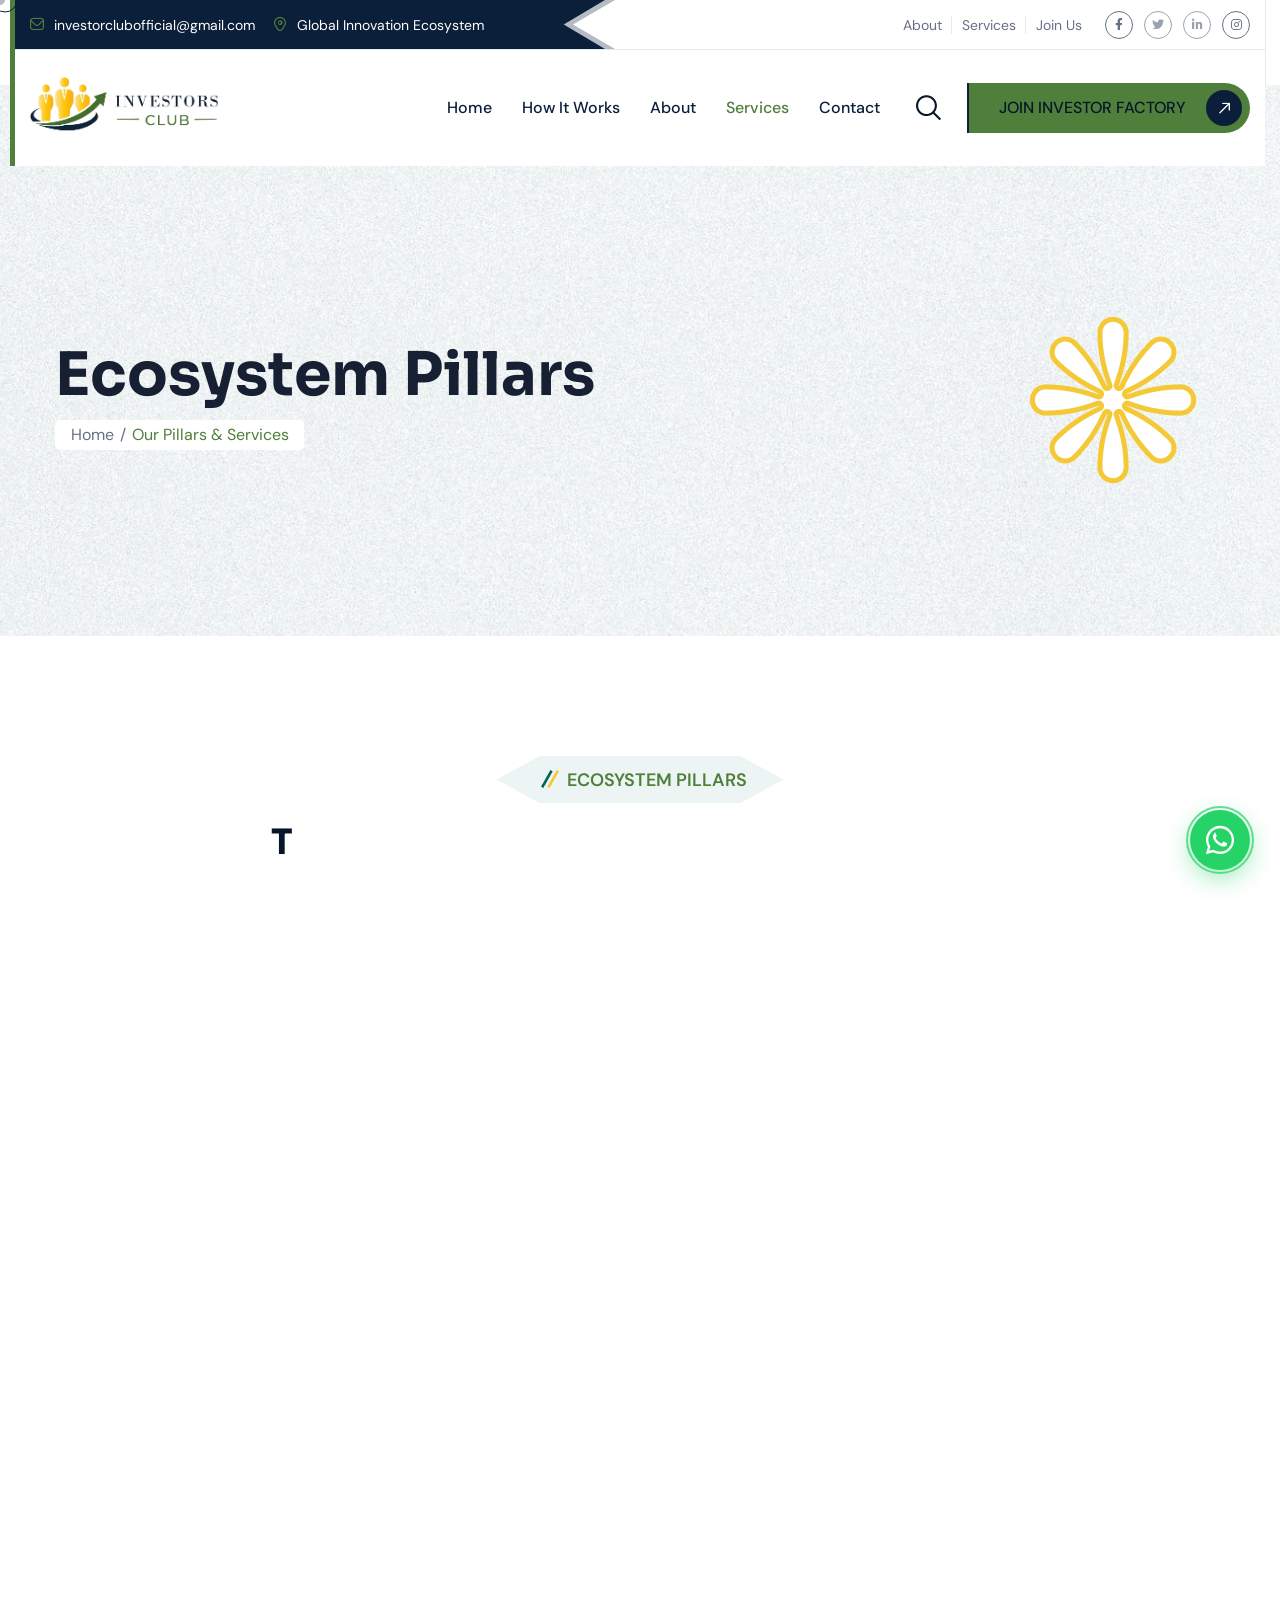
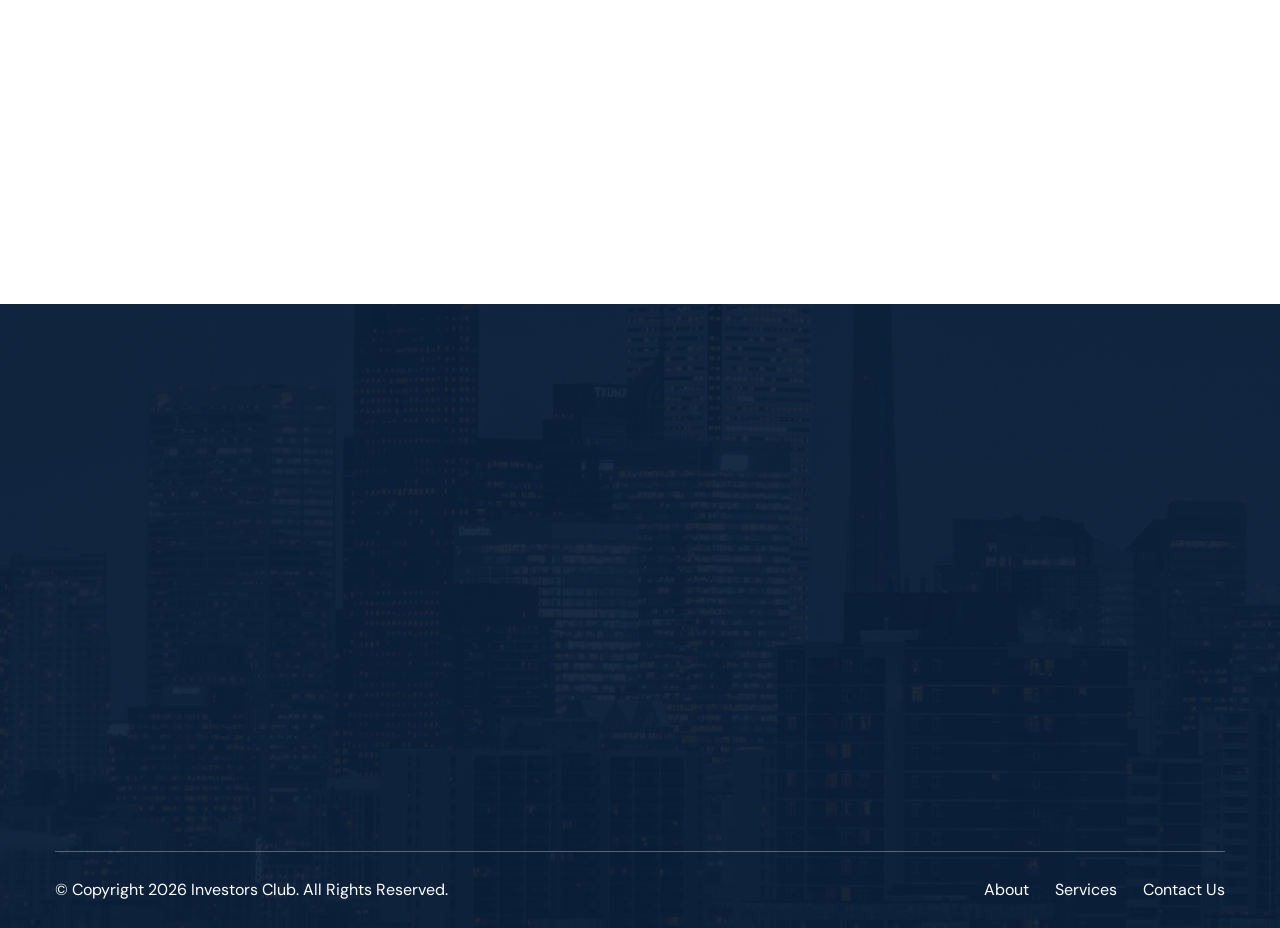
<file: services.html>
<!DOCTYPE html>
<html lang="en">

<head>
    <meta charset="UTF-8" />
    <meta name="viewport" content="width=device-width, initial-scale=1.0" />
    <title>Services Grid || Investors Factory || Ecosystem for Ideas, Skills & Capital</title>
    <!-- favicons Icons -->
    <link rel="apple-touch-icon" sizes="180x180" href="assets/images/favicons/apple-touch-icon.png" />
    <link rel="icon" type="image/png" sizes="32x32" href="assets/images/favicons/favicon-32x32.png" />
    <link rel="icon" type="image/png" sizes="16x16" href="assets/images/favicons/favicon-16x16.png" />
    <link rel="manifest" href="assets/images/favicons/site.webmanifest" />
    <meta name="description" content="Investors Factory is a collaborative digital ecosystem connecting Ideas, Skills, Capital, and Resources to guide founders from dream to structured execution." />

    <!-- fonts -->
    <link rel="preconnect" href="https://fonts.googleapis.com">
    <link rel="preconnect" href="https://fonts.gstatic.com" crossorigin>
    <link href="https://fonts.googleapis.com/css2?family=DM+Sans:ital,opsz,wght@0,9..40,100..1000;1,9..40,100..1000&display=swap" rel="stylesheet">
    <link href="https://fonts.googleapis.com/css2?family=Sora:wght@100..800&display=swap" rel="stylesheet">

    <link rel="stylesheet" href="assets/vendors/bootstrap/css/bootstrap.min.css" />
    <link rel="stylesheet" href="assets/vendors/bootstrap-select/bootstrap-select.min.css" />
    <link rel="stylesheet" href="assets/vendors/aos/css/aos.css" />
    <link rel="stylesheet" href="assets/vendors/fontawesome/css/all.min.css" />
    <link rel="stylesheet" href="assets/vendors/jquery-ui/jquery-ui.css" />
    <link rel="stylesheet" href="assets/vendors/jarallax/jarallax.css" />
    <link rel="stylesheet" href="assets/vendors/jquery-magnific-popup/jquery.magnific-popup.css" />
    <link rel="stylesheet" href="assets/vendors/findox-icons/style.css" />
    <link rel="stylesheet" href="assets/vendors/slick/slick.css">
    <link rel="stylesheet" href="assets/vendors/owl-carousel/css/owl.carousel.min.css" />
    <link rel="stylesheet" href="assets/vendors/owl-carousel/css/owl.theme.default.min.css" />

    <!-- template styles -->
    <link rel="stylesheet" href="assets/css/findox.css" />
</head>

<body class="custom-cursor">

    <div class="custom-cursor__cursor"></div>
    <div class="custom-cursor__cursor-two"></div>

    <div class="preloader">
        <div class="preloader__image" style="background-image: url(assets/images/loader.png);"></div>
    </div>
    <!-- /.preloader -->
    <div class="page-wrapper">
        <div class="header">
            <div class="topbar">
                <div class="container">
                    <div class="topbar__inner">
                        <ul class="topbar__info list-unstyled">
                            <li>
                                <span class="topbar__info__icon"><i class="icon-email"></i></span>
                                <span><a href="mailto:investorclubofficial@gmail.com">investorclubofficial@gmail.com</a></span>
                            </li>
                            <li>
                                <span class="topbar__info__icon"><i class="icon-location"></i></span>
                                <span><a href="https://www.google.com/maps">Global Innovation Ecosystem</a></span>
                            </li>
                        </ul><!-- /.topbar__info -->
                        <div class="topbar__right">
                            <ul class="topbar__pages list-unstyled">
                                <li><a href="about.html">About</a></li>
                                <li><a href="services.html">Services</a></li>
                                <li><a href="contact.html">Join Us</a></li>
                            </ul><!-- /.topbar__pages -->
                            <div class="social-links">
                                <a href="https://www.facebook.com/investorsclubofficial" target="_blank" rel="noopener noreferrer">
                                    <span class="social-links__icon">
                                        <i class="fab fa-facebook-f" aria-hidden="true"></i>
                                        <span class="sr-only">Facebook</span>
                                    </span>
                                </a>
                                <span class="social-links--static" aria-hidden="true" title="X (Twitter)">
                                    <span class="social-links__icon">
                                        <i class="fab fa-twitter" aria-hidden="true"></i>
                                        <span class="sr-only">X</span>
                                    </span>
                                </span>
                                <span class="social-links--static" aria-hidden="true" title="LinkedIn">
                                    <span class="social-links__icon">
                                        <i class="fab fa-linkedin-in" aria-hidden="true"></i>
                                        <span class="sr-only">Linkedin</span>
                                    </span>
                                </span>
                                <a href="https://www.instagram.com/investors_club_official?utm_source=ig_web_button_share_sheet&stkn=ZDNlZDc0MzIxNw==" target="_blank" rel="noopener noreferrer">
                                    <span class="social-links__icon">
                                        <i class="fab fa-instagram" aria-hidden="true"></i>
                                        <span class="sr-only">Instagram</span>
                                    </span>
                                </a>
                            </div><!-- /.social-links -->
                        </div><!-- /.topbar__right -->
                    </div><!-- /.topbar__inner -->
                </div><!-- /.container -->
            </div><!-- /.topbar -->
            <header class="main-header sticky-header sticky-header--normal">
                <div class="container">
                    <div class="main-header__inner">
                        <div class="main-header__logo logo-retina">
                            <a href="index.html">
                                <img src="assets/images/investors-club-dark.png" alt="Investors Club" height="54">
                            </a>
                        </div><!-- /.main-header__logo -->
                        <div class="main-header__right">
                            <nav class="main-header__nav main-menu">
                                <ul class="main-menu__list">
                                    <li>
                                        <a href="index.html">Home</a>
                                    </li>
                                    <li>
                                        <a href="index.html#ecosystem-journeys">How It Works</a>
                                    </li>
                                    <li>
                                        <a href="about.html">About</a>
                                    </li>
                                    <li class="current">
                                        <a href="services.html">Services</a>
                                    </li>
                                    <li>
                                        <a href="contact.html">Contact</a>
                                    </li>
                                </ul>
                            </nav><!-- /.main-header__nav -->
                            <div class="mobile-nav__btn mobile-nav__toggler">
                                <span></span>
                                <span></span>
                                <span></span>
                            </div><!-- /.mobile-nav__toggler -->
                            <a href="#" class="main-header__search search-toggler">
                                <i class="icon-search" aria-hidden="true"></i>
                                <span class="sr-only">Search</span>
                            </a><!-- /.main-header__search -->
                            <a href="contact.html" class="main-header__btn findox-btn">
                                <span class="findox-btn__text">Join Investor Factory</span>
                                <span class="findox-btn__icon-box"><span class="findox-btn__icon"><i class="icon-arrow-right-up"></i><i class="icon-arrow-right-up"></i></span></span>
                            </a><!-- /.main-header__btn -->
                        </div><!-- /.main-header__right -->
                    </div><!-- /.main-header__inner -->
                </div><!-- /.container -->
            </header><!-- /.main-header -->
        </div><!-- /.header -->

        <section class="page-header">
            <div class="page-header__bg" style="background-image: url(assets/images/shapes/page-header-bg.png);"></div><!-- /.page-header__bg -->
            <div class="container">
                <div class="row">
                    <div class="col-xxl-10 col-xl-9 page-header__col">
                        <div class="page-header__content">
                            <h2 class="page-header__title" data-aos="fade-left" data-aos-anchor-placement="top-bottom" data-aos-duration="1300">Ecosystem Pillars</h2>
                            <ul class="findox-breadcrumb list-unstyled" data-aos="fade-right" data-aos-anchor-placement="top-bottom" data-aos-duration="1300" data-aos-delay="100">
                                <li><a href="index.html">Home</a></li>
                                <li><span>Our Pillars & Services</span></li>
                            </ul><!-- /.findox-breadcrumb list-unstyled -->
                        </div><!-- /.page-header__content -->
                    </div><!-- /.col-xxl-10 -->
                </div><!-- /.row -->
            </div><!-- /.container -->
            <div class="page-header__image">
                <div class="page-header__image__main" style="background-image: url(assets/images/resources/page-header-1-1.jpg);"></div>
            </div><!-- /.page-header__image -->
            <img src="assets/images/shapes/page-header-shape-1-1.png" alt="shape" class="page-header__shape">
        </section><!-- /.page-header -->

        <section class="services-page services-page--two section-space">
            <div class="container">
                <div class="sec-title sec-title--center">
                    <div class="sec-title__top" style='--tagline-bg: #ECF5F4' data-aos="fade-up" data-aos-anchor-placement="top-bottom" data-aos-duration="1500">
                        <img src="assets/images/shapes/sec-title-shape-1-1.png" alt="shape" class="sec-title__shape">
                        <p class="sec-title__tagline">Ecosystem Pillars</p>
                    </div><!-- /.sec-title__top -->
                    <h2 class="sec-title__title bw-split-in-up" style='--title-color: #071629'>Transforming Disconnected Possibilities <br> Into Real Collaboration.</h2><!-- /.sec-title__title -->
                </div><!-- /.sec-title -->
                <div class="row gutter-y-30">
                    <div class="col-lg-4 col-md-6" data-aos="fade-up" data-aos-anchor-placement="top-bottom" data-aos-duration="1300" data-aos-delay="100">
                        <div class="service-card">
                            <div class="service-card__bg">
                                <div class="service-card__bg__main" style="background-image: url(assets/images/services/service-1-1.jpg)"></div>
                            </div><!-- /.service-card__bg -->
                            <div class="service-card__content">
                                <div class="service-card__tagline">
                                    <svg width="23" height="23" viewBox="0 0 23 23" fill="none" xmlns="http://www.w3.org/2000/svg">
                                        <rect x="11.5" y="3.01463" width="12" height="12" transform="rotate(45 11.5 3.01463)" />
                                    </svg>
                                    <p class="service-card__tagline__text">Ideas & Innovation</p>
                                </div><!-- /.service-card__tagline -->
                                <h3 class="service-card__title"><a href="contact.html">Idea Discovery & <br> Project Submission</a></h3>
                                <p class="service-card__text">Structured environment for entrepreneurs, students, and creators to submit, structure, and showcase high-potential ideas.</p>
                                <div class="service-card__bottom">
                                    <span class="service-card__icon"><i class="icon-stats-2"></i></span>
                                    <h4 class="service-card__number">01</h4>
                                </div><!-- /.service-card__bottom -->
                                <a href="contact.html" class="service-card__btn"><i class="icon-right-2"></i></a>
                            </div><!-- /.service-card__content -->
                        </div><!-- /.service-card -->
                    </div><!-- /.col-lg-4 col-md-6 -->
                    <div class="col-lg-4 col-md-6" data-aos="fade-up" data-aos-anchor-placement="top-bottom" data-aos-duration="1300" data-aos-delay="200">
                        <div class="service-card">
                            <div class="service-card__bg">
                                <div class="service-card__bg__main" style="background-image: url(assets/images/services/service-1-2.jpg)"></div>
                            </div><!-- /.service-card__bg -->
                            <div class="service-card__content">
                                <div class="service-card__tagline">
                                    <svg width="23" height="23" viewBox="0 0 23 23" fill="none" xmlns="http://www.w3.org/2000/svg">
                                        <rect x="11.5" y="3.01463" width="12" height="12" transform="rotate(45 11.5 3.01463)" />
                                    </svg>
                                    <p class="service-card__tagline__text">Talent & Expertise</p>
                                </div><!-- /.service-card__tagline -->
                                <h3 class="service-card__title"><a href="contact.html">Skilled Professionals <br> Network</a></h3>
                                <p class="service-card__text">Connecting engineers, designers, marketers, legal minds, and strategists with visionary projects where their talent matters.</p>
                                <div class="service-card__bottom">
                                    <span class="service-card__icon"><i class="icon-agreement"></i></span>
                                    <h4 class="service-card__number">02</h4>
                                </div><!-- /.service-card__bottom -->
                                <a href="contact.html" class="service-card__btn"><i class="icon-right-2"></i></a>
                            </div><!-- /.service-card__content -->
                        </div><!-- /.service-card -->
                    </div><!-- /.col-lg-4 col-md-6 -->
                    <div class="col-lg-4 col-md-6" data-aos="fade-up" data-aos-anchor-placement="top-bottom" data-aos-duration="1300" data-aos-delay="300">
                        <div class="service-card">
                            <div class="service-card__bg">
                                <div class="service-card__bg__main" style="background-image: url(assets/images/services/service-1-3.jpg)"></div>
                            </div><!-- /.service-card__bg -->
                            <div class="service-card__content">
                                <div class="service-card__tagline">
                                    <svg width="23" height="23" viewBox="0 0 23 23" fill="none" xmlns="http://www.w3.org/2000/svg">
                                        <rect x="11.5" y="3.01463" width="12" height="12" transform="rotate(45 11.5 3.01463)" />
                                    </svg>
                                    <p class="service-card__tagline__text">Capital & Resources</p>
                                </div><!-- /.service-card__tagline -->
                                <h3 class="service-card__title"><a href="contact.html">Investor & Resource <br> Discovery</a></h3>
                                <p class="service-card__text">Enabling individual investors, mentors, and resource providers to discover credible, vetted early-stage initiatives.</p>
                                <div class="service-card__bottom">
                                    <span class="service-card__icon"><i class="icon-bank"></i></span>
                                    <h4 class="service-card__number">03</h4>
                                </div><!-- /.service-card__bottom -->
                                <a href="contact.html" class="service-card__btn"><i class="icon-right-2"></i></a>
                            </div><!-- /.service-card__content -->
                        </div><!-- /.service-card -->
                    </div><!-- /.col-lg-4 col-md-6 -->
                    <div class="col-lg-4 col-md-6" data-aos="fade-up" data-aos-anchor-placement="top-bottom" data-aos-duration="1300" data-aos-delay="100">
                        <div class="service-card">
                            <div class="service-card__bg">
                                <div class="service-card__bg__main" style="background-image: url(assets/images/services/service-1-4.jpg)"></div>
                            </div><!-- /.service-card__bg -->
                            <div class="service-card__content">
                                <div class="service-card__tagline">
                                    <svg width="23" height="23" viewBox="0 0 23 23" fill="none" xmlns="http://www.w3.org/2000/svg">
                                        <rect x="11.5" y="3.01463" width="12" height="12" transform="rotate(45 11.5 3.01463)" />
                                    </svg>
                                    <p class="service-card__tagline__text">Co-Founding & Teams</p>
                                </div><!-- /.service-card__tagline -->
                                <h3 class="service-card__title"><a href="contact.html">Collaborator & Partner <br> Matching</a></h3>
                                <p class="service-card__text">Helping solo innovators find trusted co-founders, advisors, and cross-functional team members to execute effectively.</p>
                                <div class="service-card__bottom">
                                    <span class="service-card__icon"><i class="icon-analysis"></i></span>
                                    <h4 class="service-card__number">04</h4>
                                </div><!-- /.service-card__bottom -->
                                <a href="contact.html" class="service-card__btn"><i class="icon-right-2"></i></a>
                            </div><!-- /.service-card__content -->
                        </div><!-- /.service-card -->
                    </div><!-- /.col-lg-4 col-md-6 -->
                    <div class="col-lg-4 col-md-6" data-aos="fade-up" data-aos-anchor-placement="top-bottom" data-aos-duration="1300" data-aos-delay="200">
                        <div class="service-card">
                            <div class="service-card__bg">
                                <div class="service-card__bg__main" style="background-image: url(assets/images/services/service-1-5.jpg)"></div>
                            </div><!-- /.service-card__bg -->
                            <div class="service-card__content">
                                <div class="service-card__tagline">
                                    <svg width="23" height="23" viewBox="0 0 23 23" fill="none" xmlns="http://www.w3.org/2000/svg">
                                        <rect x="11.5" y="3.01463" width="12" height="12" transform="rotate(45 11.5 3.01463)" />
                                    </svg>
                                    <p class="service-card__tagline__text">Institution & Enterprise</p>
                                </div><!-- /.service-card__tagline -->
                                <h3 class="service-card__title"><a href="contact.html">Organizational <br> Partnerships</a></h3>
                                <p class="service-card__text">Connecting institutions, accelerators, and companies with emerging ventures, fresh talent, and collaborative innovation.</p>
                                <div class="service-card__bottom">
                                    <span class="service-card__icon"><i class="icon-planning"></i></span>
                                    <h4 class="service-card__number">05</h4>
                                </div><!-- /.service-card__bottom -->
                                <a href="contact.html" class="service-card__btn"><i class="icon-right-2"></i></a>
                            </div><!-- /.service-card__content -->
                        </div><!-- /.service-card -->
                    </div><!-- /.col-lg-4 col-md-6 -->
                    <div class="col-lg-4 col-md-6" data-aos="fade-up" data-aos-anchor-placement="top-bottom" data-aos-duration="1300" data-aos-delay="300">
                        <div class="service-card">
                            <div class="service-card__bg">
                                <div class="service-card__bg__main" style="background-image: url(assets/images/services/service-1-6.jpg)"></div>
                            </div><!-- /.service-card__bg -->
                            <div class="service-card__content">
                                <div class="service-card__tagline">
                                    <svg width="23" height="23" viewBox="0 0 23 23" fill="none" xmlns="http://www.w3.org/2000/svg">
                                        <rect x="11.5" y="3.01463" width="12" height="12" transform="rotate(45 11.5 3.01463)" />
                                    </svg>
                                    <p class="service-card__tagline__text">Execution & Support</p>
                                </div><!-- /.service-card__tagline -->
                                <h3 class="service-card__title"><a href="contact.html">Milestone Tracking & <br> Execution Guidance</a></h3>
                                <p class="service-card__text">Supportive framework guiding members through Idea → Concept → Prototype → MVP → Growth stages with active community support.</p>
                                <div class="service-card__bottom">
                                    <span class="service-card__icon"><i class="icon-support"></i></span>
                                    <h4 class="service-card__number">06</h4>
                                </div><!-- /.service-card__bottom -->
                                <a href="contact.html" class="service-card__btn"><i class="icon-right-2"></i></a>
                            </div><!-- /.service-card__content -->
                        </div><!-- /.service-card -->
                    </div><!-- /.col-lg-4 col-md-6 -->
                </div><!-- /.row -->
            </div><!-- /.container -->
        </section><!-- /.services-page -->

        <footer class="main-footer">
            <div class="main-footer__bg" style="background-image: url(assets/images/backgrounds/footer-bg.jpg);"></div>
            <div class="main-footer__top">
                <div class="container">
                    <div class="row gutter-y-40">
                        <div class="col-xl-4 col-lg-5 col-md-7" data-aos="fade-up" data-aos-anchor-placement="top-bottom" data-aos-duration="1300" data-aos-delay="100">
                            <div class="footer-widget footer-widget--about">
                                <a href="index.html" class="footer-widget__logo logo-retina">
                                    <img src="assets/images/investors-club-light.png" alt="Investors Club" height="56">
                                </a>
                                <p class="footer-widget__text mt-20">
                                    Connecting Ideas, Skills, Capital, and Collaboration. Building the ecosystem that turns possibilities into execution.
                                </p>
                                <div class="social-links">
                                    <a href="https://www.facebook.com/investorsclubofficial" target="_blank" rel="noopener noreferrer" aria-label="Facebook">
                                        <span class="social-links__icon"><i class="fab fa-facebook-f" aria-hidden="true"></i></span>
                                    </a>
                                    <span class="social-links--static" aria-hidden="true" title="X (Twitter)">
                                        <span class="social-links__icon"><i class="fab fa-twitter" aria-hidden="true"></i></span>
                                    </span>
                                    <span class="social-links--static" aria-hidden="true" title="LinkedIn">
                                        <span class="social-links__icon"><i class="fab fa-linkedin-in" aria-hidden="true"></i></span>
                                    </span>
                                    <a href="https://www.instagram.com/investors_club_official?utm_source=ig_web_button_share_sheet&stkn=ZDNlZDc0MzIxNw==" target="_blank" rel="noopener noreferrer" aria-label="Instagram">
                                        <span class="social-links__icon"><i class="fab fa-instagram" aria-hidden="true"></i></span>
                                    </a>
                                </div>
                            </div>
                        </div>
                        <div class="col-xl-2 col-lg-3 col-md-5 col-sm-6" data-aos="fade-up" data-aos-anchor-placement="top-bottom" data-aos-duration="1300" data-aos-delay="200">
                            <div class="footer-widget footer-widget--links">
                                <h2 class="footer-widget__title">Navigation</h2>
                                <ul class="list-unstyled footer-widget__links">
                                    <li><a href="index.html">Home</a></li>
                                    <li><a href="about.html">About Ecosystem</a></li>
                                    <li><a href="services.html">Ecosystem Pillars</a></li>
                                    <li><a href="contact.html">Contact Us</a></li>
                                    <li><a href="404.html">404 Page</a></li>
                                </ul>
                            </div>
                        </div>
                        <div class="col-xl-3 col-lg-4 col-md-6 col-sm-6" data-aos="fade-up" data-aos-anchor-placement="top-bottom" data-aos-duration="1300" data-aos-delay="300">
                            <div class="footer-widget footer-widget--links">
                                <h2 class="footer-widget__title">Ecosystem</h2>
                                <ul class="list-unstyled footer-widget__links">
                                    <li><a href="services.html">For Ideators & Founders</a></li>
                                    <li><a href="services.html">For Skilled Professionals</a></li>
                                    <li><a href="services.html">For Investors & Mentors</a></li>
                                    <li><a href="services.html">For Organizations</a></li>
                                    <li><a href="contact.html">Submit an Idea</a></li>
                                </ul>
                            </div>
                        </div>
                        <div class="col-xl-3 col-lg-6 col-md-6" data-aos="fade-up" data-aos-anchor-placement="top-bottom" data-aos-duration="1300" data-aos-delay="400">
                            <div class="footer-widget footer-widget--links">
                                <h2 class="footer-widget__title">Get Connected</h2>
                                <p style="color: var(--findox-text); font-size: 15px; margin-bottom: 15px;">Have an idea, skill, or capital to contribute? Let's build together.</p>
                                <a href="contact.html" class="findox-btn findox-btn--base" style="padding: 12px 24px; font-size: 14px;">
                                    <span class="findox-btn__text">Join Investors Factory</span>
                                </a>
                            </div>
                        </div>
                    </div>
                </div>
            </div>
            <div class="main-footer__bottom">
                <div class="container">
                    <div class="main-footer__bottom__inner">
                        <p class="main-footer__copyright">&copy; Copyright <span class="dynamic-year"></span> Investors Club. All Rights Reserved.</p>
                        <ul class="main-footer__page list-unstyled">
                            <li><a href="about.html">About</a></li>
                            <li><a href="services.html">Services</a></li>
                            <li><a href="contact.html">Contact Us</a></li>
                        </ul><!-- /.main-footer__page -->
                    </div><!-- /.main-footer__inner -->
                </div><!-- /.container -->
            </div><!-- /.main-footer__bottom -->
        </footer><!-- /.main-footer -->

    </div><!-- /.page-wrapper -->

    <div class="mobile-nav__wrapper">
        <div class="mobile-nav__overlay mobile-nav__toggler"></div><!-- /.mobile-nav__overlay -->
        <div class="mobile-nav__content">
            <span class="mobile-nav__close mobile-nav__toggler"><i class="icon-close"></i></span>
            <div class="logo-box">
                <a href="index.html" aria-label="logo image">
                    <img src="assets/images/investors-club-light.png" height="52" alt="Investors Club" />
                </a>
            </div><!-- /.logo-box -->
            <div class="mobile-nav__container"></div><!-- /.mobile-nav__container -->
            <ul class="mobile-nav__contact list-unstyled">
                <li>
                    <span class="mobile-nav__contact__icon"><i class="fa fa-envelope"></i></span>
                    <a href="mailto:investorclubofficial@gmail.com">investorclubofficial@gmail.com</a>
                </li>
                <li>
                    <span class="mobile-nav__contact__icon"><i class="fa fa-phone-alt"></i></span>
                    <a href="tel:+919347056493">+91 93470 56493</a>
                </li>
            </ul><!-- /.mobile-nav__contact -->
            <div class="social-links">
                <a href="https://www.facebook.com/investorsclubofficial" target="_blank" rel="noopener noreferrer">
                    <span class="social-links__icon">
                        <i class="fab fa-facebook-f" aria-hidden="true"></i>
                        <span class="sr-only">Facebook</span>
                    </span>
                </a>
                <span class="social-links--static" aria-hidden="true" title="X (Twitter)">
                    <span class="social-links__icon">
                        <i class="fab fa-twitter" aria-hidden="true"></i>
                        <span class="sr-only">X</span>
                    </span>
                </span>
                <span class="social-links--static" aria-hidden="true" title="LinkedIn">
                    <span class="social-links__icon">
                        <i class="fab fa-linkedin-in" aria-hidden="true"></i>
                        <span class="sr-only">Linkedin</span>
                    </span>
                </span>
                <a href="https://www.instagram.com/investors_club_official?utm_source=ig_web_button_share_sheet&stkn=ZDNlZDc0MzIxNw==" target="_blank" rel="noopener noreferrer">
                    <span class="social-links__icon">
                        <i class="fab fa-instagram" aria-hidden="true"></i>
                        <span class="sr-only">Instagram</span>
                    </span>
                </a>
            </div><!-- /.social-links -->
        </div><!-- /.mobile-nav__content -->
    </div><!-- /.mobile-nav__wrapper -->
    <div class="search-popup">
        <div class="search-popup__overlay search-toggler"></div><!-- /.search-popup__overlay -->
        <div class="search-popup__content">
            <form role="search" method="get" class="search-popup__form" action="#">
                <input type="text" id="search" placeholder="Search Here..." />
                <button type="submit" aria-label="search submit" class="findox-btn findox-btn--base">
                    <i class="icon-search"></i>
                </button>
            </form>
        </div><!-- /.search-popup__content -->
    </div><!-- /.search-popup -->

    <a href="#" data-target="html" class="scroll-to-target scroll-to-top">
        <span class="scroll-to-top__text">back top</span>
        <span class="scroll-to-top__wrapper"><span class="scroll-to-top__inner"></span></span>
    </a>

    <!-- Floating WhatsApp Button -->
    <a href="https://api.whatsapp.com/send?text=Hi%20Investors%20Club%2C%20I%20would%20like%20to%20connect%20with%20you!" target="_blank" rel="noopener noreferrer" class="floating-whatsapp" aria-label="Chat with us on WhatsApp">
        <svg viewBox="0 0 24 24" width="32" height="32" fill="currentColor">
            <path d="M12.04 2C6.58 2 2.13 6.45 2.13 11.91C2.13 13.66 2.59 15.36 3.45 16.86L2.05 22L7.3 20.62C8.75 21.41 10.38 21.83 12.04 21.83C17.5 21.83 21.95 17.38 21.95 11.92C21.95 9.27 20.92 6.78 19.05 4.91C17.18 3.03 14.69 2 12.04 2M12.05 3.67C14.25 3.67 16.31 4.53 17.87 6.09C19.42 7.65 20.28 9.72 20.28 11.92C20.28 16.46 16.58 20.15 12.04 20.15C10.56 20.15 9.11 19.76 7.85 19L7.55 18.83L4.43 19.65L5.26 16.61L5.06 16.29C4.24 15 3.8 13.47 3.8 11.91C3.81 7.37 7.5 3.67 12.05 3.67M8.53 7.33C8.37 7.33 8.1 7.39 7.87 7.64C7.65 7.89 7 8.5 7 9.71C7 10.93 7.89 12.1 8.01 12.27C8.14 12.44 9.76 14.94 12.25 16C12.84 16.27 13.3 16.42 13.66 16.53C14.25 16.72 14.79 16.69 15.22 16.63C15.7 16.56 16.68 16.03 16.89 15.45C17.1 14.87 17.1 14.38 17.04 14.27C16.97 14.17 16.81 14.11 16.56 13.99C16.32 13.86 15.12 13.27 14.9 13.19C14.67 13.11 14.51 13.07 14.35 13.31C14.19 13.55 13.72 14.11 13.58 14.27C13.44 14.44 13.3 14.46 13.06 14.34C12.82 14.21 11.8 13.88 10.6 12.81C9.66 11.97 9.03 10.94 8.91 10.7C8.79 10.46 8.9 10.32 9.02 10.2C9.13 10.09 9.27 9.91 9.4 9.76C9.53 9.61 9.57 9.5 9.65 9.34C9.74 9.18 9.69 9.04 9.63 8.92C9.57 8.8 9.09 7.62 8.88 7.13C8.69 6.65 8.49 6.72 8.34 6.71C8.2 6.71 8.03 6.71 7.87 6.71L8.53 7.33Z"/>
        </svg>
        <span class="floating-whatsapp__tooltip">Chat with us on WhatsApp</span>
    </a>


    <script src="assets/vendors/jquery/jquery-3.7.1.min.js"></script>
    <script src="assets/vendors/bootstrap/js/bootstrap.bundle.min.js"></script>
    <script src="assets/vendors/bootstrap-select/bootstrap-select.min.js"></script>
    <script src="assets/vendors/jarallax/jarallax.min.js"></script>
    <script src="assets/vendors/jquery-ui/jquery-ui.js"></script>
    <script src="assets/vendors/jquery-ajaxchimp/jquery.ajaxchimp.min.js"></script>
    <script src="assets/vendors/jquery-appear/jquery.appear.min.js"></script>
    <script src="assets/vendors/jquery-circle-progress/jquery.circle-progress.min.js"></script>
    <script src="assets/vendors/jquery-magnific-popup/jquery.magnific-popup.min.js"></script>
    <script src="assets/vendors/jquery-validate/jquery.validate.min.js"></script>
    <script src="assets/vendors/wnumb/wNumb.min.js"></script>
    <script src="assets/vendors/owl-carousel/js/owl.carousel.min.js"></script>
    <script src="assets/vendors/owl-carousel/js/owlcarousel2-filter.min.js"></script>
    <script src="assets/vendors/aos/js/aos.js"></script>
    <script src="assets/vendors/imagesloaded/imagesloaded.min.js"></script>
    <script src="assets/vendors/isotope/isotope.js"></script>
    <script src="assets/vendors/slick/slick.min.js"></script>
    <script src="assets/vendors/chart/chart.js"></script>

    <!-- gsap js -->
    <script src="assets/vendors/gsap/gsap.js"></script>
    <script src="assets/vendors/gsap/scrolltrigger.min.js"></script>
    <script src="assets/vendors/gsap/splittext.min.js"></script>
    <script src="assets/vendors/gsap/findox-split.js"></script>

    <!-- template js -->
    <script src="assets/js/findox.js"></script>
</body>

</html>
</file>
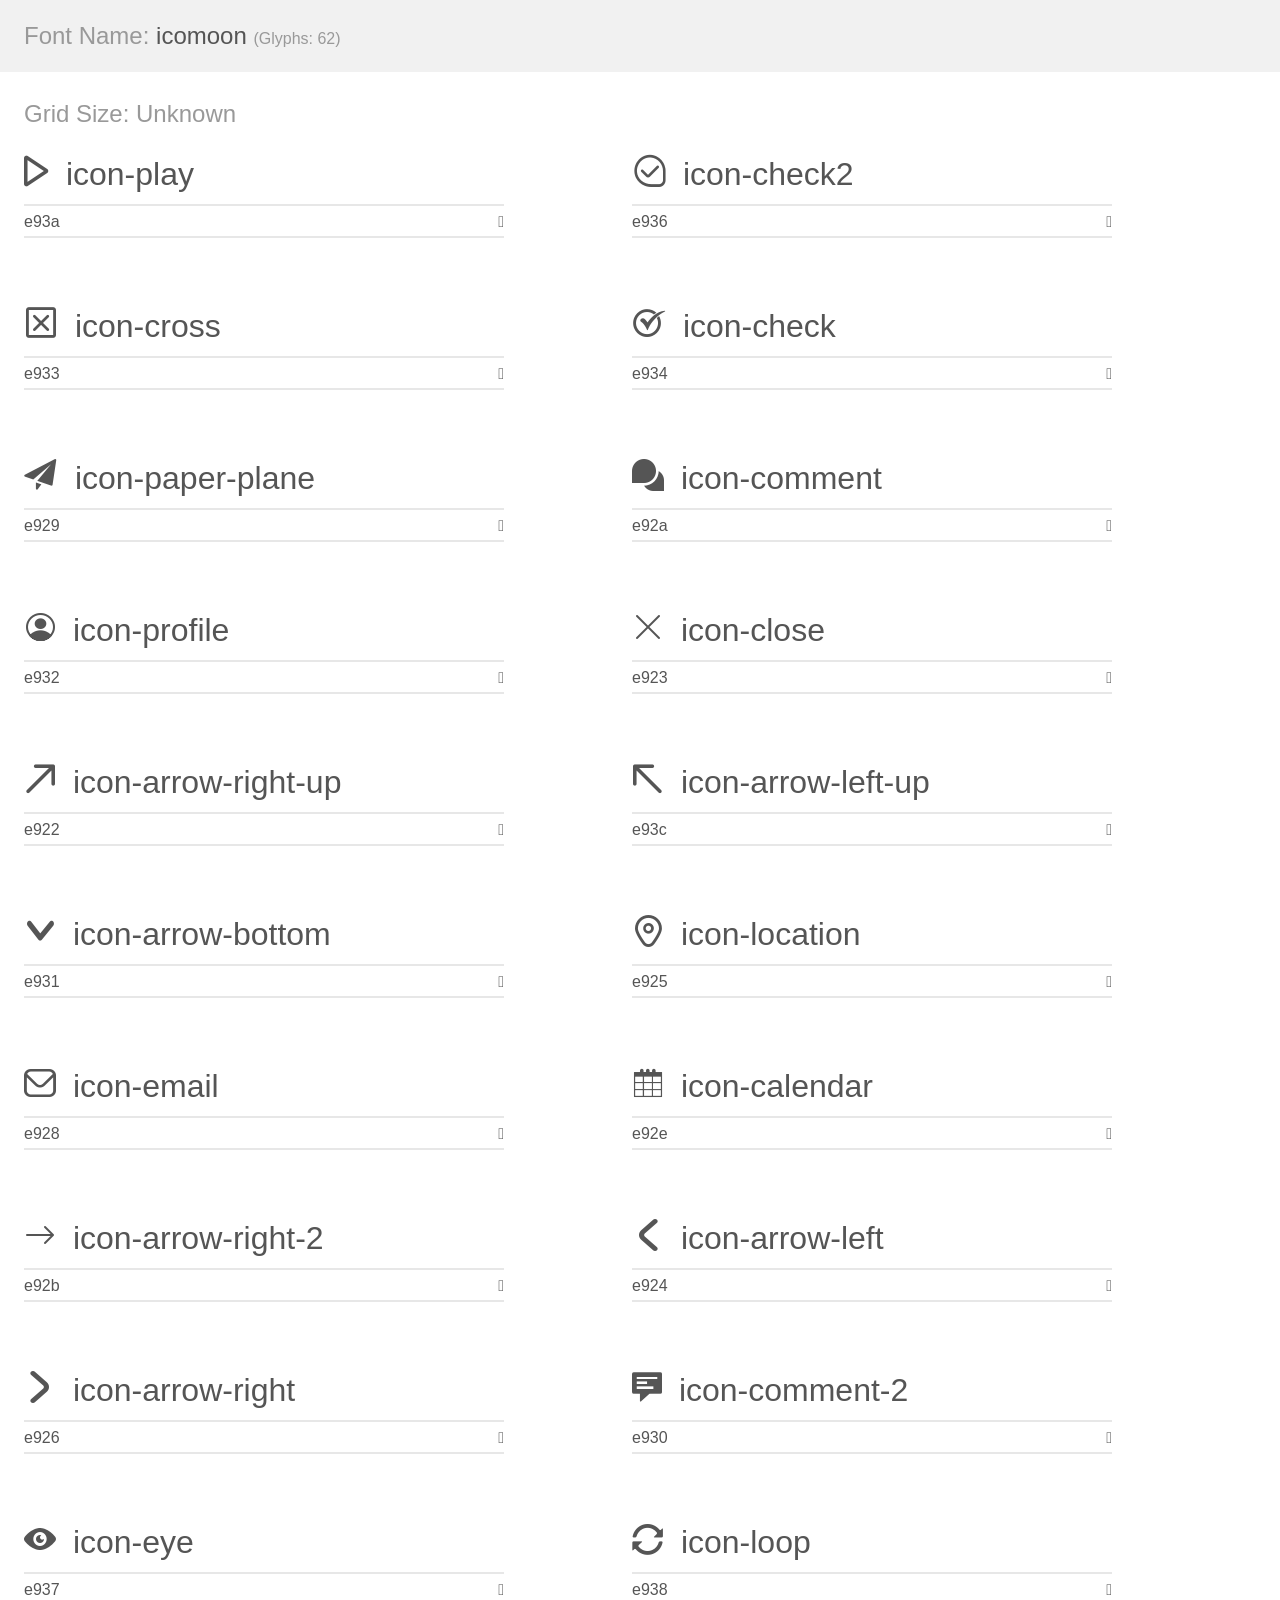
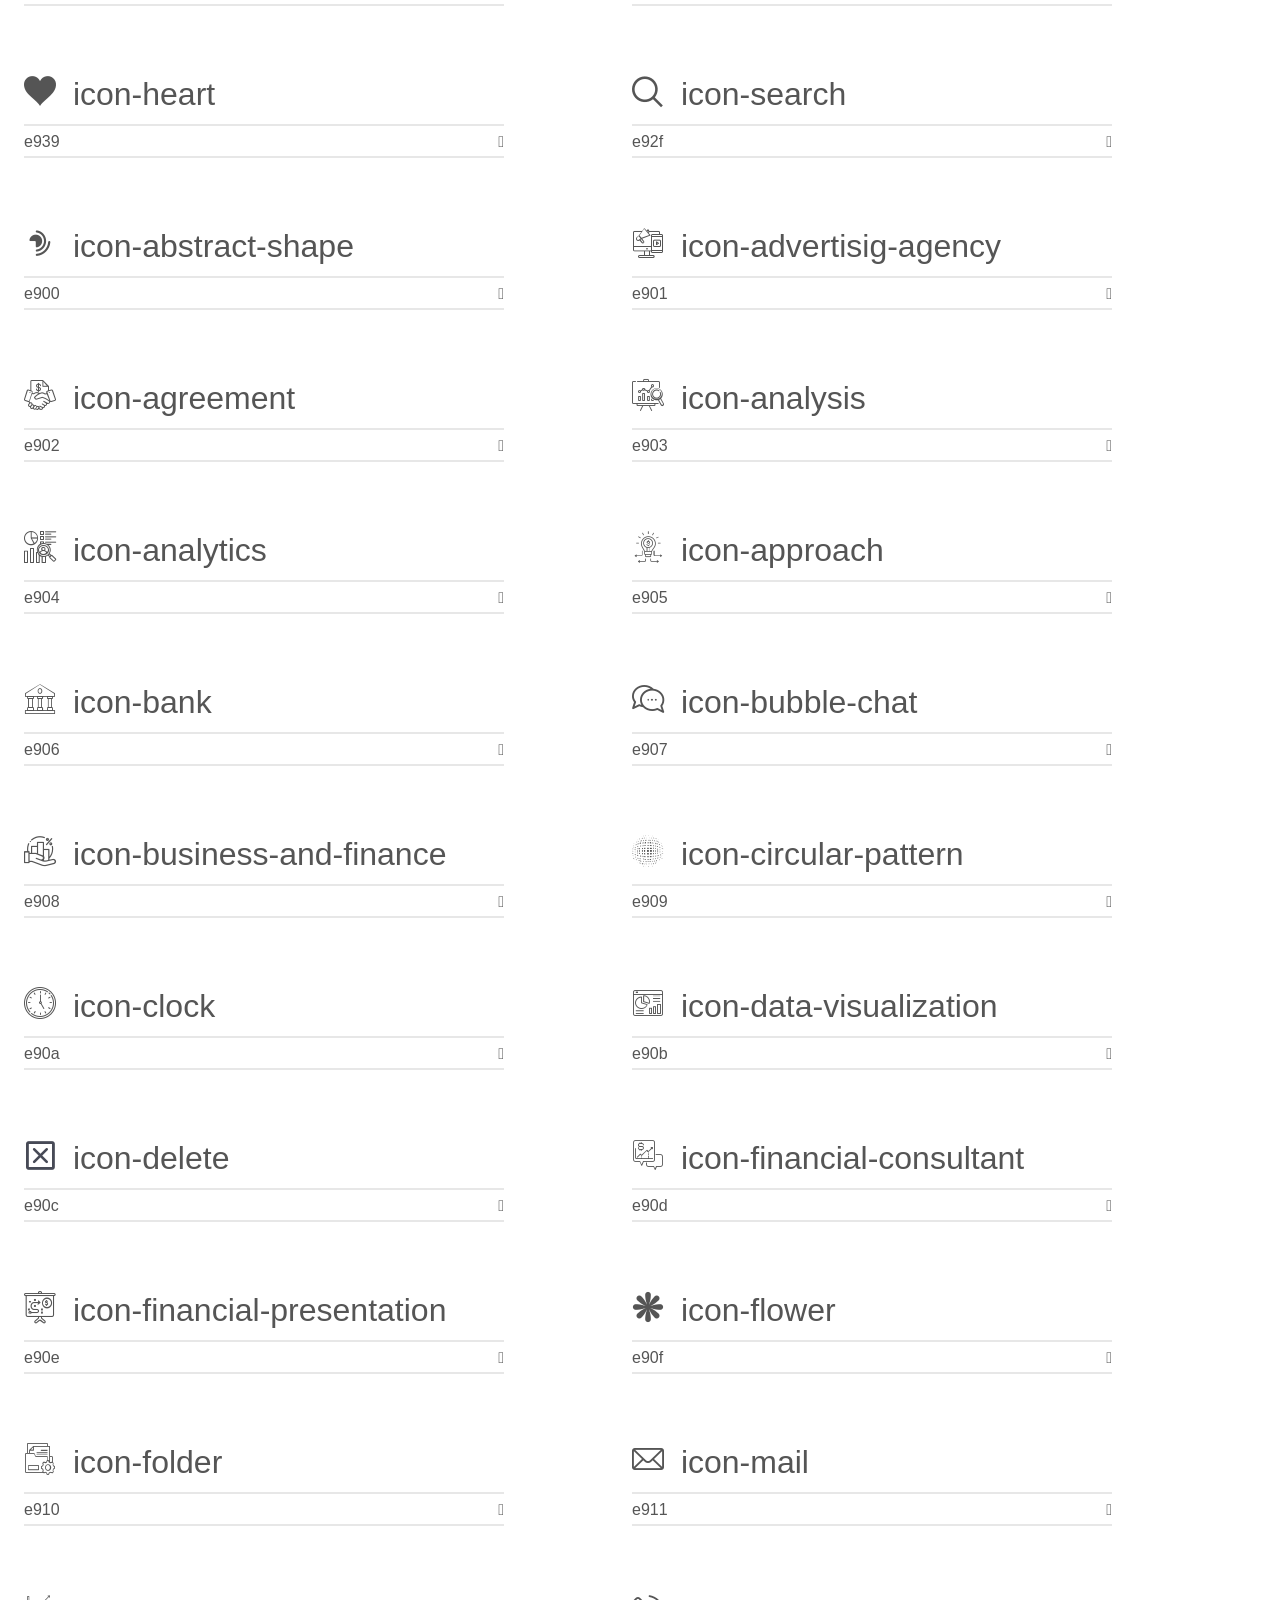
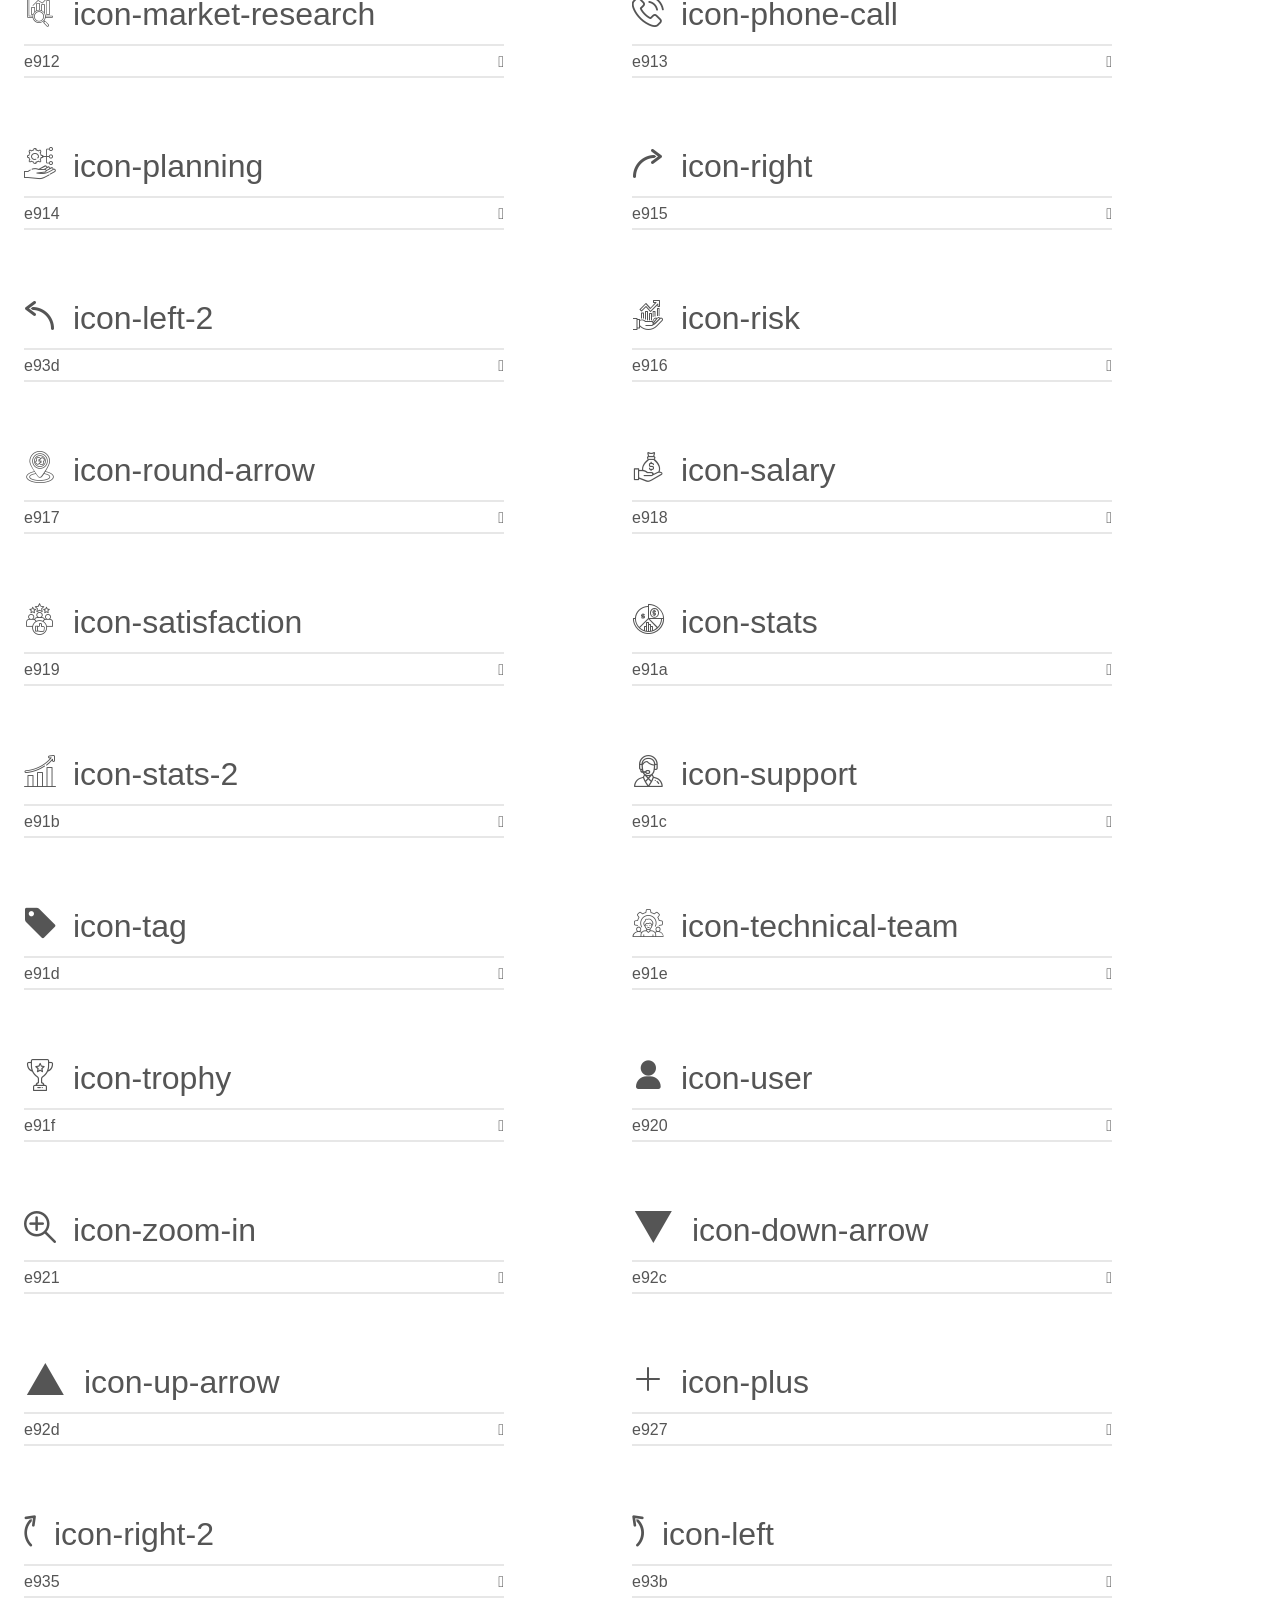
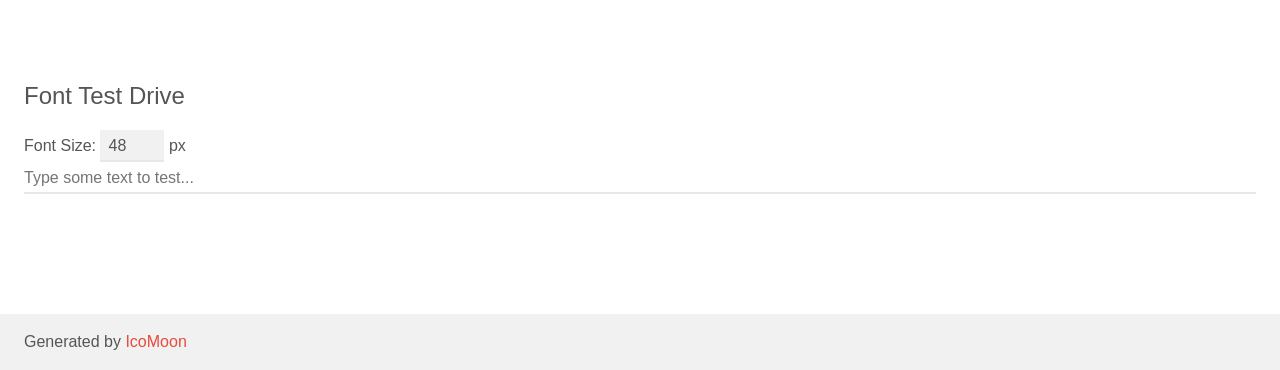
<file: assets/vendors/findox-icons/demo.html>
<!doctype html>
<html>
<head>
    <meta charset="utf-8">
    <title>IcoMoon Demo</title>
    <meta name="description" content="An Icon Font Generated By IcoMoon.io">
    <meta name="viewport" content="width=device-width, initial-scale=1">
    <link rel="stylesheet" href="demo-files/demo.css">
    <link rel="stylesheet" href="style.css"></head>
<body>
    <div class="bgc1 clearfix">
        <h1 class="mhmm mvm"><span class="fgc1">Font Name:</span> icomoon <small class="fgc1">(Glyphs:&nbsp;62)</small></h1>
    </div>
    <div class="clearfix mhl ptl">
        <h1 class="mvm mtn fgc1">Grid Size: Unknown</h1>
        <div class="glyph fs1">
            <div class="clearfix bshadow0 pbs">
                <span class="icon-play"></span>
                <span class="mls"> icon-play</span>
            </div>
            <fieldset class="fs0 size1of1 clearfix hidden-false">
                <input type="text" readonly value="e93a" class="unit size1of2" />
                <input type="text" maxlength="1" readonly value="&#xe93a;" class="unitRight size1of2 talign-right" />
            </fieldset>
            <div class="fs0 bshadow0 clearfix hidden-true">
                <span class="unit pvs fgc1">liga: </span>
                <input type="text" readonly value="" class="liga unitRight" />
            </div>
        </div>
        <div class="glyph fs1">
            <div class="clearfix bshadow0 pbs">
                <span class="icon-check2"></span>
                <span class="mls"> icon-check2</span>
            </div>
            <fieldset class="fs0 size1of1 clearfix hidden-false">
                <input type="text" readonly value="e936" class="unit size1of2" />
                <input type="text" maxlength="1" readonly value="&#xe936;" class="unitRight size1of2 talign-right" />
            </fieldset>
            <div class="fs0 bshadow0 clearfix hidden-true">
                <span class="unit pvs fgc1">liga: </span>
                <input type="text" readonly value="" class="liga unitRight" />
            </div>
        </div>
        <div class="glyph fs1">
            <div class="clearfix bshadow0 pbs">
                <span class="icon-cross"></span>
                <span class="mls"> icon-cross</span>
            </div>
            <fieldset class="fs0 size1of1 clearfix hidden-false">
                <input type="text" readonly value="e933" class="unit size1of2" />
                <input type="text" maxlength="1" readonly value="&#xe933;" class="unitRight size1of2 talign-right" />
            </fieldset>
            <div class="fs0 bshadow0 clearfix hidden-true">
                <span class="unit pvs fgc1">liga: </span>
                <input type="text" readonly value="" class="liga unitRight" />
            </div>
        </div>
        <div class="glyph fs1">
            <div class="clearfix bshadow0 pbs">
                <span class="icon-check"></span>
                <span class="mls"> icon-check</span>
            </div>
            <fieldset class="fs0 size1of1 clearfix hidden-false">
                <input type="text" readonly value="e934" class="unit size1of2" />
                <input type="text" maxlength="1" readonly value="&#xe934;" class="unitRight size1of2 talign-right" />
            </fieldset>
            <div class="fs0 bshadow0 clearfix hidden-true">
                <span class="unit pvs fgc1">liga: </span>
                <input type="text" readonly value="" class="liga unitRight" />
            </div>
        </div>
        <div class="glyph fs1">
            <div class="clearfix bshadow0 pbs">
                <span class="icon-paper-plane"></span>
                <span class="mls"> icon-paper-plane</span>
            </div>
            <fieldset class="fs0 size1of1 clearfix hidden-false">
                <input type="text" readonly value="e929" class="unit size1of2" />
                <input type="text" maxlength="1" readonly value="&#xe929;" class="unitRight size1of2 talign-right" />
            </fieldset>
            <div class="fs0 bshadow0 clearfix hidden-true">
                <span class="unit pvs fgc1">liga: </span>
                <input type="text" readonly value="" class="liga unitRight" />
            </div>
        </div>
        <div class="glyph fs1">
            <div class="clearfix bshadow0 pbs">
                <span class="icon-comment"></span>
                <span class="mls"> icon-comment</span>
            </div>
            <fieldset class="fs0 size1of1 clearfix hidden-false">
                <input type="text" readonly value="e92a" class="unit size1of2" />
                <input type="text" maxlength="1" readonly value="&#xe92a;" class="unitRight size1of2 talign-right" />
            </fieldset>
            <div class="fs0 bshadow0 clearfix hidden-true">
                <span class="unit pvs fgc1">liga: </span>
                <input type="text" readonly value="" class="liga unitRight" />
            </div>
        </div>
        <div class="glyph fs1">
            <div class="clearfix bshadow0 pbs">
                <span class="icon-profile"></span>
                <span class="mls"> icon-profile</span>
            </div>
            <fieldset class="fs0 size1of1 clearfix hidden-false">
                <input type="text" readonly value="e932" class="unit size1of2" />
                <input type="text" maxlength="1" readonly value="&#xe932;" class="unitRight size1of2 talign-right" />
            </fieldset>
            <div class="fs0 bshadow0 clearfix hidden-true">
                <span class="unit pvs fgc1">liga: </span>
                <input type="text" readonly value="" class="liga unitRight" />
            </div>
        </div>
        <div class="glyph fs1">
            <div class="clearfix bshadow0 pbs">
                <span class="icon-close"></span>
                <span class="mls"> icon-close</span>
            </div>
            <fieldset class="fs0 size1of1 clearfix hidden-false">
                <input type="text" readonly value="e923" class="unit size1of2" />
                <input type="text" maxlength="1" readonly value="&#xe923;" class="unitRight size1of2 talign-right" />
            </fieldset>
            <div class="fs0 bshadow0 clearfix hidden-true">
                <span class="unit pvs fgc1">liga: </span>
                <input type="text" readonly value="" class="liga unitRight" />
            </div>
        </div>
        <div class="glyph fs1">
            <div class="clearfix bshadow0 pbs">
                <span class="icon-arrow-right-up"></span>
                <span class="mls"> icon-arrow-right-up</span>
            </div>
            <fieldset class="fs0 size1of1 clearfix hidden-false">
                <input type="text" readonly value="e922" class="unit size1of2" />
                <input type="text" maxlength="1" readonly value="&#xe922;" class="unitRight size1of2 talign-right" />
            </fieldset>
            <div class="fs0 bshadow0 clearfix hidden-true">
                <span class="unit pvs fgc1">liga: </span>
                <input type="text" readonly value="" class="liga unitRight" />
            </div>
        </div>
        <div class="glyph fs1">
            <div class="clearfix bshadow0 pbs">
                <span class="icon-arrow-left-up"></span>
                <span class="mls"> icon-arrow-left-up</span>
            </div>
            <fieldset class="fs0 size1of1 clearfix hidden-false">
                <input type="text" readonly value="e93c" class="unit size1of2" />
                <input type="text" maxlength="1" readonly value="&#xe93c;" class="unitRight size1of2 talign-right" />
            </fieldset>
            <div class="fs0 bshadow0 clearfix hidden-true">
                <span class="unit pvs fgc1">liga: </span>
                <input type="text" readonly value="" class="liga unitRight" />
            </div>
        </div>
        <div class="glyph fs1">
            <div class="clearfix bshadow0 pbs">
                <span class="icon-arrow-bottom"></span>
                <span class="mls"> icon-arrow-bottom</span>
            </div>
            <fieldset class="fs0 size1of1 clearfix hidden-false">
                <input type="text" readonly value="e931" class="unit size1of2" />
                <input type="text" maxlength="1" readonly value="&#xe931;" class="unitRight size1of2 talign-right" />
            </fieldset>
            <div class="fs0 bshadow0 clearfix hidden-true">
                <span class="unit pvs fgc1">liga: </span>
                <input type="text" readonly value="" class="liga unitRight" />
            </div>
        </div>
        <div class="glyph fs1">
            <div class="clearfix bshadow0 pbs">
                <span class="icon-location"></span>
                <span class="mls"> icon-location</span>
            </div>
            <fieldset class="fs0 size1of1 clearfix hidden-false">
                <input type="text" readonly value="e925" class="unit size1of2" />
                <input type="text" maxlength="1" readonly value="&#xe925;" class="unitRight size1of2 talign-right" />
            </fieldset>
            <div class="fs0 bshadow0 clearfix hidden-true">
                <span class="unit pvs fgc1">liga: </span>
                <input type="text" readonly value="" class="liga unitRight" />
            </div>
        </div>
        <div class="glyph fs1">
            <div class="clearfix bshadow0 pbs">
                <span class="icon-email"></span>
                <span class="mls"> icon-email</span>
            </div>
            <fieldset class="fs0 size1of1 clearfix hidden-false">
                <input type="text" readonly value="e928" class="unit size1of2" />
                <input type="text" maxlength="1" readonly value="&#xe928;" class="unitRight size1of2 talign-right" />
            </fieldset>
            <div class="fs0 bshadow0 clearfix hidden-true">
                <span class="unit pvs fgc1">liga: </span>
                <input type="text" readonly value="" class="liga unitRight" />
            </div>
        </div>
        <div class="glyph fs1">
            <div class="clearfix bshadow0 pbs">
                <span class="icon-calendar"></span>
                <span class="mls"> icon-calendar</span>
            </div>
            <fieldset class="fs0 size1of1 clearfix hidden-false">
                <input type="text" readonly value="e92e" class="unit size1of2" />
                <input type="text" maxlength="1" readonly value="&#xe92e;" class="unitRight size1of2 talign-right" />
            </fieldset>
            <div class="fs0 bshadow0 clearfix hidden-true">
                <span class="unit pvs fgc1">liga: </span>
                <input type="text" readonly value="" class="liga unitRight" />
            </div>
        </div>
        <div class="glyph fs1">
            <div class="clearfix bshadow0 pbs">
                <span class="icon-arrow-right-2"></span>
                <span class="mls"> icon-arrow-right-2</span>
            </div>
            <fieldset class="fs0 size1of1 clearfix hidden-false">
                <input type="text" readonly value="e92b" class="unit size1of2" />
                <input type="text" maxlength="1" readonly value="&#xe92b;" class="unitRight size1of2 talign-right" />
            </fieldset>
            <div class="fs0 bshadow0 clearfix hidden-true">
                <span class="unit pvs fgc1">liga: </span>
                <input type="text" readonly value="" class="liga unitRight" />
            </div>
        </div>
        <div class="glyph fs1">
            <div class="clearfix bshadow0 pbs">
                <span class="icon-arrow-left"></span>
                <span class="mls"> icon-arrow-left</span>
            </div>
            <fieldset class="fs0 size1of1 clearfix hidden-false">
                <input type="text" readonly value="e924" class="unit size1of2" />
                <input type="text" maxlength="1" readonly value="&#xe924;" class="unitRight size1of2 talign-right" />
            </fieldset>
            <div class="fs0 bshadow0 clearfix hidden-true">
                <span class="unit pvs fgc1">liga: </span>
                <input type="text" readonly value="" class="liga unitRight" />
            </div>
        </div>
        <div class="glyph fs1">
            <div class="clearfix bshadow0 pbs">
                <span class="icon-arrow-right"></span>
                <span class="mls"> icon-arrow-right</span>
            </div>
            <fieldset class="fs0 size1of1 clearfix hidden-false">
                <input type="text" readonly value="e926" class="unit size1of2" />
                <input type="text" maxlength="1" readonly value="&#xe926;" class="unitRight size1of2 talign-right" />
            </fieldset>
            <div class="fs0 bshadow0 clearfix hidden-true">
                <span class="unit pvs fgc1">liga: </span>
                <input type="text" readonly value="" class="liga unitRight" />
            </div>
        </div>
        <div class="glyph fs1">
            <div class="clearfix bshadow0 pbs">
                <span class="icon-comment-2"></span>
                <span class="mls"> icon-comment-2</span>
            </div>
            <fieldset class="fs0 size1of1 clearfix hidden-false">
                <input type="text" readonly value="e930" class="unit size1of2" />
                <input type="text" maxlength="1" readonly value="&#xe930;" class="unitRight size1of2 talign-right" />
            </fieldset>
            <div class="fs0 bshadow0 clearfix hidden-true">
                <span class="unit pvs fgc1">liga: </span>
                <input type="text" readonly value="" class="liga unitRight" />
            </div>
        </div>
        <div class="glyph fs1">
            <div class="clearfix bshadow0 pbs">
                <span class="icon-eye"></span>
                <span class="mls"> icon-eye</span>
            </div>
            <fieldset class="fs0 size1of1 clearfix hidden-false">
                <input type="text" readonly value="e937" class="unit size1of2" />
                <input type="text" maxlength="1" readonly value="&#xe937;" class="unitRight size1of2 talign-right" />
            </fieldset>
            <div class="fs0 bshadow0 clearfix hidden-true">
                <span class="unit pvs fgc1">liga: </span>
                <input type="text" readonly value="" class="liga unitRight" />
            </div>
        </div>
        <div class="glyph fs1">
            <div class="clearfix bshadow0 pbs">
                <span class="icon-loop"></span>
                <span class="mls"> icon-loop</span>
            </div>
            <fieldset class="fs0 size1of1 clearfix hidden-false">
                <input type="text" readonly value="e938" class="unit size1of2" />
                <input type="text" maxlength="1" readonly value="&#xe938;" class="unitRight size1of2 talign-right" />
            </fieldset>
            <div class="fs0 bshadow0 clearfix hidden-true">
                <span class="unit pvs fgc1">liga: </span>
                <input type="text" readonly value="" class="liga unitRight" />
            </div>
        </div>
        <div class="glyph fs1">
            <div class="clearfix bshadow0 pbs">
                <span class="icon-heart"></span>
                <span class="mls"> icon-heart</span>
            </div>
            <fieldset class="fs0 size1of1 clearfix hidden-false">
                <input type="text" readonly value="e939" class="unit size1of2" />
                <input type="text" maxlength="1" readonly value="&#xe939;" class="unitRight size1of2 talign-right" />
            </fieldset>
            <div class="fs0 bshadow0 clearfix hidden-true">
                <span class="unit pvs fgc1">liga: </span>
                <input type="text" readonly value="" class="liga unitRight" />
            </div>
        </div>
        <div class="glyph fs1">
            <div class="clearfix bshadow0 pbs">
                <span class="icon-search"></span>
                <span class="mls"> icon-search</span>
            </div>
            <fieldset class="fs0 size1of1 clearfix hidden-false">
                <input type="text" readonly value="e92f" class="unit size1of2" />
                <input type="text" maxlength="1" readonly value="&#xe92f;" class="unitRight size1of2 talign-right" />
            </fieldset>
            <div class="fs0 bshadow0 clearfix hidden-true">
                <span class="unit pvs fgc1">liga: </span>
                <input type="text" readonly value="" class="liga unitRight" />
            </div>
        </div>
        <div class="glyph fs1">
            <div class="clearfix bshadow0 pbs">
                <span class="icon-abstract-shape"></span>
                <span class="mls"> icon-abstract-shape</span>
            </div>
            <fieldset class="fs0 size1of1 clearfix hidden-false">
                <input type="text" readonly value="e900" class="unit size1of2" />
                <input type="text" maxlength="1" readonly value="&#xe900;" class="unitRight size1of2 talign-right" />
            </fieldset>
            <div class="fs0 bshadow0 clearfix hidden-true">
                <span class="unit pvs fgc1">liga: </span>
                <input type="text" readonly value="" class="liga unitRight" />
            </div>
        </div>
        <div class="glyph fs1">
            <div class="clearfix bshadow0 pbs">
                <span class="icon-advertisig-agency"></span>
                <span class="mls"> icon-advertisig-agency</span>
            </div>
            <fieldset class="fs0 size1of1 clearfix hidden-false">
                <input type="text" readonly value="e901" class="unit size1of2" />
                <input type="text" maxlength="1" readonly value="&#xe901;" class="unitRight size1of2 talign-right" />
            </fieldset>
            <div class="fs0 bshadow0 clearfix hidden-true">
                <span class="unit pvs fgc1">liga: </span>
                <input type="text" readonly value="" class="liga unitRight" />
            </div>
        </div>
        <div class="glyph fs1">
            <div class="clearfix bshadow0 pbs">
                <span class="icon-agreement"></span>
                <span class="mls"> icon-agreement</span>
            </div>
            <fieldset class="fs0 size1of1 clearfix hidden-false">
                <input type="text" readonly value="e902" class="unit size1of2" />
                <input type="text" maxlength="1" readonly value="&#xe902;" class="unitRight size1of2 talign-right" />
            </fieldset>
            <div class="fs0 bshadow0 clearfix hidden-true">
                <span class="unit pvs fgc1">liga: </span>
                <input type="text" readonly value="" class="liga unitRight" />
            </div>
        </div>
        <div class="glyph fs1">
            <div class="clearfix bshadow0 pbs">
                <span class="icon-analysis"></span>
                <span class="mls"> icon-analysis</span>
            </div>
            <fieldset class="fs0 size1of1 clearfix hidden-false">
                <input type="text" readonly value="e903" class="unit size1of2" />
                <input type="text" maxlength="1" readonly value="&#xe903;" class="unitRight size1of2 talign-right" />
            </fieldset>
            <div class="fs0 bshadow0 clearfix hidden-true">
                <span class="unit pvs fgc1">liga: </span>
                <input type="text" readonly value="" class="liga unitRight" />
            </div>
        </div>
        <div class="glyph fs1">
            <div class="clearfix bshadow0 pbs">
                <span class="icon-analytics"></span>
                <span class="mls"> icon-analytics</span>
            </div>
            <fieldset class="fs0 size1of1 clearfix hidden-false">
                <input type="text" readonly value="e904" class="unit size1of2" />
                <input type="text" maxlength="1" readonly value="&#xe904;" class="unitRight size1of2 talign-right" />
            </fieldset>
            <div class="fs0 bshadow0 clearfix hidden-true">
                <span class="unit pvs fgc1">liga: </span>
                <input type="text" readonly value="" class="liga unitRight" />
            </div>
        </div>
        <div class="glyph fs1">
            <div class="clearfix bshadow0 pbs">
                <span class="icon-approach"></span>
                <span class="mls"> icon-approach</span>
            </div>
            <fieldset class="fs0 size1of1 clearfix hidden-false">
                <input type="text" readonly value="e905" class="unit size1of2" />
                <input type="text" maxlength="1" readonly value="&#xe905;" class="unitRight size1of2 talign-right" />
            </fieldset>
            <div class="fs0 bshadow0 clearfix hidden-true">
                <span class="unit pvs fgc1">liga: </span>
                <input type="text" readonly value="" class="liga unitRight" />
            </div>
        </div>
        <div class="glyph fs1">
            <div class="clearfix bshadow0 pbs">
                <span class="icon-bank"></span>
                <span class="mls"> icon-bank</span>
            </div>
            <fieldset class="fs0 size1of1 clearfix hidden-false">
                <input type="text" readonly value="e906" class="unit size1of2" />
                <input type="text" maxlength="1" readonly value="&#xe906;" class="unitRight size1of2 talign-right" />
            </fieldset>
            <div class="fs0 bshadow0 clearfix hidden-true">
                <span class="unit pvs fgc1">liga: </span>
                <input type="text" readonly value="" class="liga unitRight" />
            </div>
        </div>
        <div class="glyph fs1">
            <div class="clearfix bshadow0 pbs">
                <span class="icon-bubble-chat"></span>
                <span class="mls"> icon-bubble-chat</span>
            </div>
            <fieldset class="fs0 size1of1 clearfix hidden-false">
                <input type="text" readonly value="e907" class="unit size1of2" />
                <input type="text" maxlength="1" readonly value="&#xe907;" class="unitRight size1of2 talign-right" />
            </fieldset>
            <div class="fs0 bshadow0 clearfix hidden-true">
                <span class="unit pvs fgc1">liga: </span>
                <input type="text" readonly value="" class="liga unitRight" />
            </div>
        </div>
        <div class="glyph fs1">
            <div class="clearfix bshadow0 pbs">
                <span class="icon-business-and-finance"></span>
                <span class="mls"> icon-business-and-finance</span>
            </div>
            <fieldset class="fs0 size1of1 clearfix hidden-false">
                <input type="text" readonly value="e908" class="unit size1of2" />
                <input type="text" maxlength="1" readonly value="&#xe908;" class="unitRight size1of2 talign-right" />
            </fieldset>
            <div class="fs0 bshadow0 clearfix hidden-true">
                <span class="unit pvs fgc1">liga: </span>
                <input type="text" readonly value="" class="liga unitRight" />
            </div>
        </div>
        <div class="glyph fs1">
            <div class="clearfix bshadow0 pbs">
                <span class="icon-circular-pattern"></span>
                <span class="mls"> icon-circular-pattern</span>
            </div>
            <fieldset class="fs0 size1of1 clearfix hidden-false">
                <input type="text" readonly value="e909" class="unit size1of2" />
                <input type="text" maxlength="1" readonly value="&#xe909;" class="unitRight size1of2 talign-right" />
            </fieldset>
            <div class="fs0 bshadow0 clearfix hidden-true">
                <span class="unit pvs fgc1">liga: </span>
                <input type="text" readonly value="" class="liga unitRight" />
            </div>
        </div>
        <div class="glyph fs1">
            <div class="clearfix bshadow0 pbs">
                <span class="icon-clock"></span>
                <span class="mls"> icon-clock</span>
            </div>
            <fieldset class="fs0 size1of1 clearfix hidden-false">
                <input type="text" readonly value="e90a" class="unit size1of2" />
                <input type="text" maxlength="1" readonly value="&#xe90a;" class="unitRight size1of2 talign-right" />
            </fieldset>
            <div class="fs0 bshadow0 clearfix hidden-true">
                <span class="unit pvs fgc1">liga: </span>
                <input type="text" readonly value="" class="liga unitRight" />
            </div>
        </div>
        <div class="glyph fs1">
            <div class="clearfix bshadow0 pbs">
                <span class="icon-data-visualization"></span>
                <span class="mls"> icon-data-visualization</span>
            </div>
            <fieldset class="fs0 size1of1 clearfix hidden-false">
                <input type="text" readonly value="e90b" class="unit size1of2" />
                <input type="text" maxlength="1" readonly value="&#xe90b;" class="unitRight size1of2 talign-right" />
            </fieldset>
            <div class="fs0 bshadow0 clearfix hidden-true">
                <span class="unit pvs fgc1">liga: </span>
                <input type="text" readonly value="" class="liga unitRight" />
            </div>
        </div>
        <div class="glyph fs1">
            <div class="clearfix bshadow0 pbs">
                <span class="icon-delete"></span>
                <span class="mls"> icon-delete</span>
            </div>
            <fieldset class="fs0 size1of1 clearfix hidden-false">
                <input type="text" readonly value="e90c" class="unit size1of2" />
                <input type="text" maxlength="1" readonly value="&#xe90c;" class="unitRight size1of2 talign-right" />
            </fieldset>
            <div class="fs0 bshadow0 clearfix hidden-true">
                <span class="unit pvs fgc1">liga: </span>
                <input type="text" readonly value="" class="liga unitRight" />
            </div>
        </div>
        <div class="glyph fs1">
            <div class="clearfix bshadow0 pbs">
                <span class="icon-financial-consultant"></span>
                <span class="mls"> icon-financial-consultant</span>
            </div>
            <fieldset class="fs0 size1of1 clearfix hidden-false">
                <input type="text" readonly value="e90d" class="unit size1of2" />
                <input type="text" maxlength="1" readonly value="&#xe90d;" class="unitRight size1of2 talign-right" />
            </fieldset>
            <div class="fs0 bshadow0 clearfix hidden-true">
                <span class="unit pvs fgc1">liga: </span>
                <input type="text" readonly value="" class="liga unitRight" />
            </div>
        </div>
        <div class="glyph fs1">
            <div class="clearfix bshadow0 pbs">
                <span class="icon-financial-presentation"></span>
                <span class="mls"> icon-financial-presentation</span>
            </div>
            <fieldset class="fs0 size1of1 clearfix hidden-false">
                <input type="text" readonly value="e90e" class="unit size1of2" />
                <input type="text" maxlength="1" readonly value="&#xe90e;" class="unitRight size1of2 talign-right" />
            </fieldset>
            <div class="fs0 bshadow0 clearfix hidden-true">
                <span class="unit pvs fgc1">liga: </span>
                <input type="text" readonly value="" class="liga unitRight" />
            </div>
        </div>
        <div class="glyph fs1">
            <div class="clearfix bshadow0 pbs">
                <span class="icon-flower"></span>
                <span class="mls"> icon-flower</span>
            </div>
            <fieldset class="fs0 size1of1 clearfix hidden-false">
                <input type="text" readonly value="e90f" class="unit size1of2" />
                <input type="text" maxlength="1" readonly value="&#xe90f;" class="unitRight size1of2 talign-right" />
            </fieldset>
            <div class="fs0 bshadow0 clearfix hidden-true">
                <span class="unit pvs fgc1">liga: </span>
                <input type="text" readonly value="" class="liga unitRight" />
            </div>
        </div>
        <div class="glyph fs1">
            <div class="clearfix bshadow0 pbs">
                <span class="icon-folder"></span>
                <span class="mls"> icon-folder</span>
            </div>
            <fieldset class="fs0 size1of1 clearfix hidden-false">
                <input type="text" readonly value="e910" class="unit size1of2" />
                <input type="text" maxlength="1" readonly value="&#xe910;" class="unitRight size1of2 talign-right" />
            </fieldset>
            <div class="fs0 bshadow0 clearfix hidden-true">
                <span class="unit pvs fgc1">liga: </span>
                <input type="text" readonly value="" class="liga unitRight" />
            </div>
        </div>
        <div class="glyph fs1">
            <div class="clearfix bshadow0 pbs">
                <span class="icon-mail"></span>
                <span class="mls"> icon-mail</span>
            </div>
            <fieldset class="fs0 size1of1 clearfix hidden-false">
                <input type="text" readonly value="e911" class="unit size1of2" />
                <input type="text" maxlength="1" readonly value="&#xe911;" class="unitRight size1of2 talign-right" />
            </fieldset>
            <div class="fs0 bshadow0 clearfix hidden-true">
                <span class="unit pvs fgc1">liga: </span>
                <input type="text" readonly value="" class="liga unitRight" />
            </div>
        </div>
        <div class="glyph fs1">
            <div class="clearfix bshadow0 pbs">
                <span class="icon-market-research"></span>
                <span class="mls"> icon-market-research</span>
            </div>
            <fieldset class="fs0 size1of1 clearfix hidden-false">
                <input type="text" readonly value="e912" class="unit size1of2" />
                <input type="text" maxlength="1" readonly value="&#xe912;" class="unitRight size1of2 talign-right" />
            </fieldset>
            <div class="fs0 bshadow0 clearfix hidden-true">
                <span class="unit pvs fgc1">liga: </span>
                <input type="text" readonly value="" class="liga unitRight" />
            </div>
        </div>
        <div class="glyph fs1">
            <div class="clearfix bshadow0 pbs">
                <span class="icon-phone-call"></span>
                <span class="mls"> icon-phone-call</span>
            </div>
            <fieldset class="fs0 size1of1 clearfix hidden-false">
                <input type="text" readonly value="e913" class="unit size1of2" />
                <input type="text" maxlength="1" readonly value="&#xe913;" class="unitRight size1of2 talign-right" />
            </fieldset>
            <div class="fs0 bshadow0 clearfix hidden-true">
                <span class="unit pvs fgc1">liga: </span>
                <input type="text" readonly value="" class="liga unitRight" />
            </div>
        </div>
        <div class="glyph fs1">
            <div class="clearfix bshadow0 pbs">
                <span class="icon-planning"></span>
                <span class="mls"> icon-planning</span>
            </div>
            <fieldset class="fs0 size1of1 clearfix hidden-false">
                <input type="text" readonly value="e914" class="unit size1of2" />
                <input type="text" maxlength="1" readonly value="&#xe914;" class="unitRight size1of2 talign-right" />
            </fieldset>
            <div class="fs0 bshadow0 clearfix hidden-true">
                <span class="unit pvs fgc1">liga: </span>
                <input type="text" readonly value="" class="liga unitRight" />
            </div>
        </div>
        <div class="glyph fs1">
            <div class="clearfix bshadow0 pbs">
                <span class="icon-right"></span>
                <span class="mls"> icon-right</span>
            </div>
            <fieldset class="fs0 size1of1 clearfix hidden-false">
                <input type="text" readonly value="e915" class="unit size1of2" />
                <input type="text" maxlength="1" readonly value="&#xe915;" class="unitRight size1of2 talign-right" />
            </fieldset>
            <div class="fs0 bshadow0 clearfix hidden-true">
                <span class="unit pvs fgc1">liga: </span>
                <input type="text" readonly value="" class="liga unitRight" />
            </div>
        </div>
        <div class="glyph fs1">
            <div class="clearfix bshadow0 pbs">
                <span class="icon-left-2"></span>
                <span class="mls"> icon-left-2</span>
            </div>
            <fieldset class="fs0 size1of1 clearfix hidden-false">
                <input type="text" readonly value="e93d" class="unit size1of2" />
                <input type="text" maxlength="1" readonly value="&#xe93d;" class="unitRight size1of2 talign-right" />
            </fieldset>
            <div class="fs0 bshadow0 clearfix hidden-true">
                <span class="unit pvs fgc1">liga: </span>
                <input type="text" readonly value="" class="liga unitRight" />
            </div>
        </div>
        <div class="glyph fs1">
            <div class="clearfix bshadow0 pbs">
                <span class="icon-risk"></span>
                <span class="mls"> icon-risk</span>
            </div>
            <fieldset class="fs0 size1of1 clearfix hidden-false">
                <input type="text" readonly value="e916" class="unit size1of2" />
                <input type="text" maxlength="1" readonly value="&#xe916;" class="unitRight size1of2 talign-right" />
            </fieldset>
            <div class="fs0 bshadow0 clearfix hidden-true">
                <span class="unit pvs fgc1">liga: </span>
                <input type="text" readonly value="" class="liga unitRight" />
            </div>
        </div>
        <div class="glyph fs1">
            <div class="clearfix bshadow0 pbs">
                <span class="icon-round-arrow"></span>
                <span class="mls"> icon-round-arrow</span>
            </div>
            <fieldset class="fs0 size1of1 clearfix hidden-false">
                <input type="text" readonly value="e917" class="unit size1of2" />
                <input type="text" maxlength="1" readonly value="&#xe917;" class="unitRight size1of2 talign-right" />
            </fieldset>
            <div class="fs0 bshadow0 clearfix hidden-true">
                <span class="unit pvs fgc1">liga: </span>
                <input type="text" readonly value="" class="liga unitRight" />
            </div>
        </div>
        <div class="glyph fs1">
            <div class="clearfix bshadow0 pbs">
                <span class="icon-salary"></span>
                <span class="mls"> icon-salary</span>
            </div>
            <fieldset class="fs0 size1of1 clearfix hidden-false">
                <input type="text" readonly value="e918" class="unit size1of2" />
                <input type="text" maxlength="1" readonly value="&#xe918;" class="unitRight size1of2 talign-right" />
            </fieldset>
            <div class="fs0 bshadow0 clearfix hidden-true">
                <span class="unit pvs fgc1">liga: </span>
                <input type="text" readonly value="" class="liga unitRight" />
            </div>
        </div>
        <div class="glyph fs1">
            <div class="clearfix bshadow0 pbs">
                <span class="icon-satisfaction"></span>
                <span class="mls"> icon-satisfaction</span>
            </div>
            <fieldset class="fs0 size1of1 clearfix hidden-false">
                <input type="text" readonly value="e919" class="unit size1of2" />
                <input type="text" maxlength="1" readonly value="&#xe919;" class="unitRight size1of2 talign-right" />
            </fieldset>
            <div class="fs0 bshadow0 clearfix hidden-true">
                <span class="unit pvs fgc1">liga: </span>
                <input type="text" readonly value="" class="liga unitRight" />
            </div>
        </div>
        <div class="glyph fs1">
            <div class="clearfix bshadow0 pbs">
                <span class="icon-stats"></span>
                <span class="mls"> icon-stats</span>
            </div>
            <fieldset class="fs0 size1of1 clearfix hidden-false">
                <input type="text" readonly value="e91a" class="unit size1of2" />
                <input type="text" maxlength="1" readonly value="&#xe91a;" class="unitRight size1of2 talign-right" />
            </fieldset>
            <div class="fs0 bshadow0 clearfix hidden-true">
                <span class="unit pvs fgc1">liga: </span>
                <input type="text" readonly value="" class="liga unitRight" />
            </div>
        </div>
        <div class="glyph fs1">
            <div class="clearfix bshadow0 pbs">
                <span class="icon-stats-2"></span>
                <span class="mls"> icon-stats-2</span>
            </div>
            <fieldset class="fs0 size1of1 clearfix hidden-false">
                <input type="text" readonly value="e91b" class="unit size1of2" />
                <input type="text" maxlength="1" readonly value="&#xe91b;" class="unitRight size1of2 talign-right" />
            </fieldset>
            <div class="fs0 bshadow0 clearfix hidden-true">
                <span class="unit pvs fgc1">liga: </span>
                <input type="text" readonly value="" class="liga unitRight" />
            </div>
        </div>
        <div class="glyph fs1">
            <div class="clearfix bshadow0 pbs">
                <span class="icon-support"></span>
                <span class="mls"> icon-support</span>
            </div>
            <fieldset class="fs0 size1of1 clearfix hidden-false">
                <input type="text" readonly value="e91c" class="unit size1of2" />
                <input type="text" maxlength="1" readonly value="&#xe91c;" class="unitRight size1of2 talign-right" />
            </fieldset>
            <div class="fs0 bshadow0 clearfix hidden-true">
                <span class="unit pvs fgc1">liga: </span>
                <input type="text" readonly value="" class="liga unitRight" />
            </div>
        </div>
        <div class="glyph fs1">
            <div class="clearfix bshadow0 pbs">
                <span class="icon-tag"></span>
                <span class="mls"> icon-tag</span>
            </div>
            <fieldset class="fs0 size1of1 clearfix hidden-false">
                <input type="text" readonly value="e91d" class="unit size1of2" />
                <input type="text" maxlength="1" readonly value="&#xe91d;" class="unitRight size1of2 talign-right" />
            </fieldset>
            <div class="fs0 bshadow0 clearfix hidden-true">
                <span class="unit pvs fgc1">liga: </span>
                <input type="text" readonly value="" class="liga unitRight" />
            </div>
        </div>
        <div class="glyph fs1">
            <div class="clearfix bshadow0 pbs">
                <span class="icon-technical-team"></span>
                <span class="mls"> icon-technical-team</span>
            </div>
            <fieldset class="fs0 size1of1 clearfix hidden-false">
                <input type="text" readonly value="e91e" class="unit size1of2" />
                <input type="text" maxlength="1" readonly value="&#xe91e;" class="unitRight size1of2 talign-right" />
            </fieldset>
            <div class="fs0 bshadow0 clearfix hidden-true">
                <span class="unit pvs fgc1">liga: </span>
                <input type="text" readonly value="" class="liga unitRight" />
            </div>
        </div>
        <div class="glyph fs1">
            <div class="clearfix bshadow0 pbs">
                <span class="icon-trophy"></span>
                <span class="mls"> icon-trophy</span>
            </div>
            <fieldset class="fs0 size1of1 clearfix hidden-false">
                <input type="text" readonly value="e91f" class="unit size1of2" />
                <input type="text" maxlength="1" readonly value="&#xe91f;" class="unitRight size1of2 talign-right" />
            </fieldset>
            <div class="fs0 bshadow0 clearfix hidden-true">
                <span class="unit pvs fgc1">liga: </span>
                <input type="text" readonly value="" class="liga unitRight" />
            </div>
        </div>
        <div class="glyph fs1">
            <div class="clearfix bshadow0 pbs">
                <span class="icon-user"></span>
                <span class="mls"> icon-user</span>
            </div>
            <fieldset class="fs0 size1of1 clearfix hidden-false">
                <input type="text" readonly value="e920" class="unit size1of2" />
                <input type="text" maxlength="1" readonly value="&#xe920;" class="unitRight size1of2 talign-right" />
            </fieldset>
            <div class="fs0 bshadow0 clearfix hidden-true">
                <span class="unit pvs fgc1">liga: </span>
                <input type="text" readonly value="" class="liga unitRight" />
            </div>
        </div>
        <div class="glyph fs1">
            <div class="clearfix bshadow0 pbs">
                <span class="icon-zoom-in"></span>
                <span class="mls"> icon-zoom-in</span>
            </div>
            <fieldset class="fs0 size1of1 clearfix hidden-false">
                <input type="text" readonly value="e921" class="unit size1of2" />
                <input type="text" maxlength="1" readonly value="&#xe921;" class="unitRight size1of2 talign-right" />
            </fieldset>
            <div class="fs0 bshadow0 clearfix hidden-true">
                <span class="unit pvs fgc1">liga: </span>
                <input type="text" readonly value="" class="liga unitRight" />
            </div>
        </div>
        <div class="glyph fs1">
            <div class="clearfix bshadow0 pbs">
                <span class="icon-down-arrow"></span>
                <span class="mls"> icon-down-arrow</span>
            </div>
            <fieldset class="fs0 size1of1 clearfix hidden-false">
                <input type="text" readonly value="e92c" class="unit size1of2" />
                <input type="text" maxlength="1" readonly value="&#xe92c;" class="unitRight size1of2 talign-right" />
            </fieldset>
            <div class="fs0 bshadow0 clearfix hidden-true">
                <span class="unit pvs fgc1">liga: </span>
                <input type="text" readonly value="" class="liga unitRight" />
            </div>
        </div>
        <div class="glyph fs1">
            <div class="clearfix bshadow0 pbs">
                <span class="icon-up-arrow"></span>
                <span class="mls"> icon-up-arrow</span>
            </div>
            <fieldset class="fs0 size1of1 clearfix hidden-false">
                <input type="text" readonly value="e92d" class="unit size1of2" />
                <input type="text" maxlength="1" readonly value="&#xe92d;" class="unitRight size1of2 talign-right" />
            </fieldset>
            <div class="fs0 bshadow0 clearfix hidden-true">
                <span class="unit pvs fgc1">liga: </span>
                <input type="text" readonly value="" class="liga unitRight" />
            </div>
        </div>
        <div class="glyph fs1">
            <div class="clearfix bshadow0 pbs">
                <span class="icon-plus"></span>
                <span class="mls"> icon-plus</span>
            </div>
            <fieldset class="fs0 size1of1 clearfix hidden-false">
                <input type="text" readonly value="e927" class="unit size1of2" />
                <input type="text" maxlength="1" readonly value="&#xe927;" class="unitRight size1of2 talign-right" />
            </fieldset>
            <div class="fs0 bshadow0 clearfix hidden-true">
                <span class="unit pvs fgc1">liga: </span>
                <input type="text" readonly value="" class="liga unitRight" />
            </div>
        </div>
        <div class="glyph fs1">
            <div class="clearfix bshadow0 pbs">
                <span class="icon-right-2"></span>
                <span class="mls"> icon-right-2</span>
            </div>
            <fieldset class="fs0 size1of1 clearfix hidden-false">
                <input type="text" readonly value="e935" class="unit size1of2" />
                <input type="text" maxlength="1" readonly value="&#xe935;" class="unitRight size1of2 talign-right" />
            </fieldset>
            <div class="fs0 bshadow0 clearfix hidden-true">
                <span class="unit pvs fgc1">liga: </span>
                <input type="text" readonly value="" class="liga unitRight" />
            </div>
        </div>
        <div class="glyph fs1">
            <div class="clearfix bshadow0 pbs">
                <span class="icon-left"></span>
                <span class="mls"> icon-left</span>
            </div>
            <fieldset class="fs0 size1of1 clearfix hidden-false">
                <input type="text" readonly value="e93b" class="unit size1of2" />
                <input type="text" maxlength="1" readonly value="&#xe93b;" class="unitRight size1of2 talign-right" />
            </fieldset>
            <div class="fs0 bshadow0 clearfix hidden-true">
                <span class="unit pvs fgc1">liga: </span>
                <input type="text" readonly value="" class="liga unitRight" />
            </div>
        </div>
    </div>

    <!--[if gt IE 8]><!-->
    <div class="mhl clearfix mbl">
        <h1>Font Test Drive</h1>
        <label>
            Font Size: <input id="fontSize" type="number" class="textbox0 mbm"
            min="8" value="48" />
            px
        </label>
        <input id="testText" type="text" class="phl size1of1 mvl"
        placeholder="Type some text to test..." value=""/>
        <div id="testDrive" class="icon-" style="font-family: icomoon">&nbsp;
        </div>
    </div>
    <!--<![endif]-->
    <div class="bgc1 clearfix">
        <p class="mhl">Generated by <a href="https://icomoon.io/app">IcoMoon</a></p>
    </div>

    <script src="demo-files/demo.js"></script>
</body>
</html>
</file>
<file: assets/vendors/jarallax/jarallax.css>
.jarallax {
    position: relative;
    z-index: 0;
}
.jarallax > .jarallax-img {
    position: absolute;
    object-fit: cover;
    /* support for plugin https://github.com/bfred-it/object-fit-images */
    font-family: 'object-fit: cover;';
    top: 0;
    left: 0;
    width: 100%;
    height: 100%;
    z-index: -1;
}
</file>
<file: assets/vendors/findox-icons/style.css>
@font-face {
  font-family: 'icomoon';
  src:  url('fonts/icomoon.eot?269dht');
  src:  url('fonts/icomoon.eot?269dht#iefix') format('embedded-opentype'),
    url('fonts/icomoon.ttf?269dht') format('truetype'),
    url('fonts/icomoon.woff?269dht') format('woff'),
    url('fonts/icomoon.svg?269dht#icomoon') format('svg');
  font-weight: normal;
  font-style: normal;
  font-display: block;
}

[class^="icon-"], [class*=" icon-"] {
  /* use !important to prevent issues with browser extensions that change fonts */
  font-family: 'icomoon' !important;
  speak: never;
  font-style: normal;
  font-weight: normal;
  font-variant: normal;
  text-transform: none;
  line-height: 1;

  /* Better Font Rendering =========== */
  -webkit-font-smoothing: antialiased;
  -moz-osx-font-smoothing: grayscale;
}

.icon-play:before {
  content: "\e93a";
}
.icon-check2:before {
  content: "\e936";
}
.icon-cross:before {
  content: "\e933";
}
.icon-check:before {
  content: "\e934";
}
.icon-paper-plane:before {
  content: "\e929";
}
.icon-comment:before {
  content: "\e92a";
}
.icon-profile:before {
  content: "\e932";
}
.icon-close:before {
  content: "\e923";
}
.icon-arrow-right-up:before {
  content: "\e922";
}
.icon-arrow-left-up:before {
  content: "\e93c";
}
.icon-arrow-bottom:before {
  content: "\e931";
}
.icon-location:before {
  content: "\e925";
}
.icon-email:before {
  content: "\e928";
}
.icon-calendar:before {
  content: "\e92e";
}
.icon-arrow-right-2:before {
  content: "\e92b";
}
.icon-arrow-left:before {
  content: "\e924";
}
.icon-arrow-right:before {
  content: "\e926";
}
.icon-comment-2:before {
  content: "\e930";
}
.icon-eye:before {
  content: "\e937";
}
.icon-loop:before {
  content: "\e938";
}
.icon-heart:before {
  content: "\e939";
}
.icon-search:before {
  content: "\e92f";
}
.icon-abstract-shape:before {
  content: "\e900";
}
.icon-advertisig-agency:before {
  content: "\e901";
}
.icon-agreement:before {
  content: "\e902";
}
.icon-analysis:before {
  content: "\e903";
}
.icon-analytics:before {
  content: "\e904";
}
.icon-approach:before {
  content: "\e905";
}
.icon-bank:before {
  content: "\e906";
}
.icon-bubble-chat:before {
  content: "\e907";
}
.icon-business-and-finance:before {
  content: "\e908";
}
.icon-circular-pattern:before {
  content: "\e909";
}
.icon-clock:before {
  content: "\e90a";
}
.icon-data-visualization:before {
  content: "\e90b";
}
.icon-delete:before {
  content: "\e90c";
  color: #474a56;
}
.icon-financial-consultant:before {
  content: "\e90d";
}
.icon-financial-presentation:before {
  content: "\e90e";
}
.icon-flower:before {
  content: "\e90f";
}
.icon-folder:before {
  content: "\e910";
}
.icon-mail:before {
  content: "\e911";
}
.icon-market-research:before {
  content: "\e912";
}
.icon-phone-call:before {
  content: "\e913";
}
.icon-planning:before {
  content: "\e914";
}
.icon-right:before {
  content: "\e915";
}
.icon-left-2:before {
  content: "\e93d";
}
.icon-risk:before {
  content: "\e916";
}
.icon-round-arrow:before {
  content: "\e917";
}
.icon-salary:before {
  content: "\e918";
}
.icon-satisfaction:before {
  content: "\e919";
}
.icon-stats:before {
  content: "\e91a";
}
.icon-stats-2:before {
  content: "\e91b";
}
.icon-support:before {
  content: "\e91c";
}
.icon-tag:before {
  content: "\e91d";
}
.icon-technical-team:before {
  content: "\e91e";
}
.icon-trophy:before {
  content: "\e91f";
}
.icon-user:before {
  content: "\e920";
}
.icon-zoom-in:before {
  content: "\e921";
}
.icon-down-arrow:before {
  content: "\e92c";
}
.icon-up-arrow:before {
  content: "\e92d";
}
.icon-plus:before {
  content: "\e927";
}
.icon-right-2:before {
  content: "\e935";
}
.icon-left:before {
  content: "\e93b";
}
</file>
